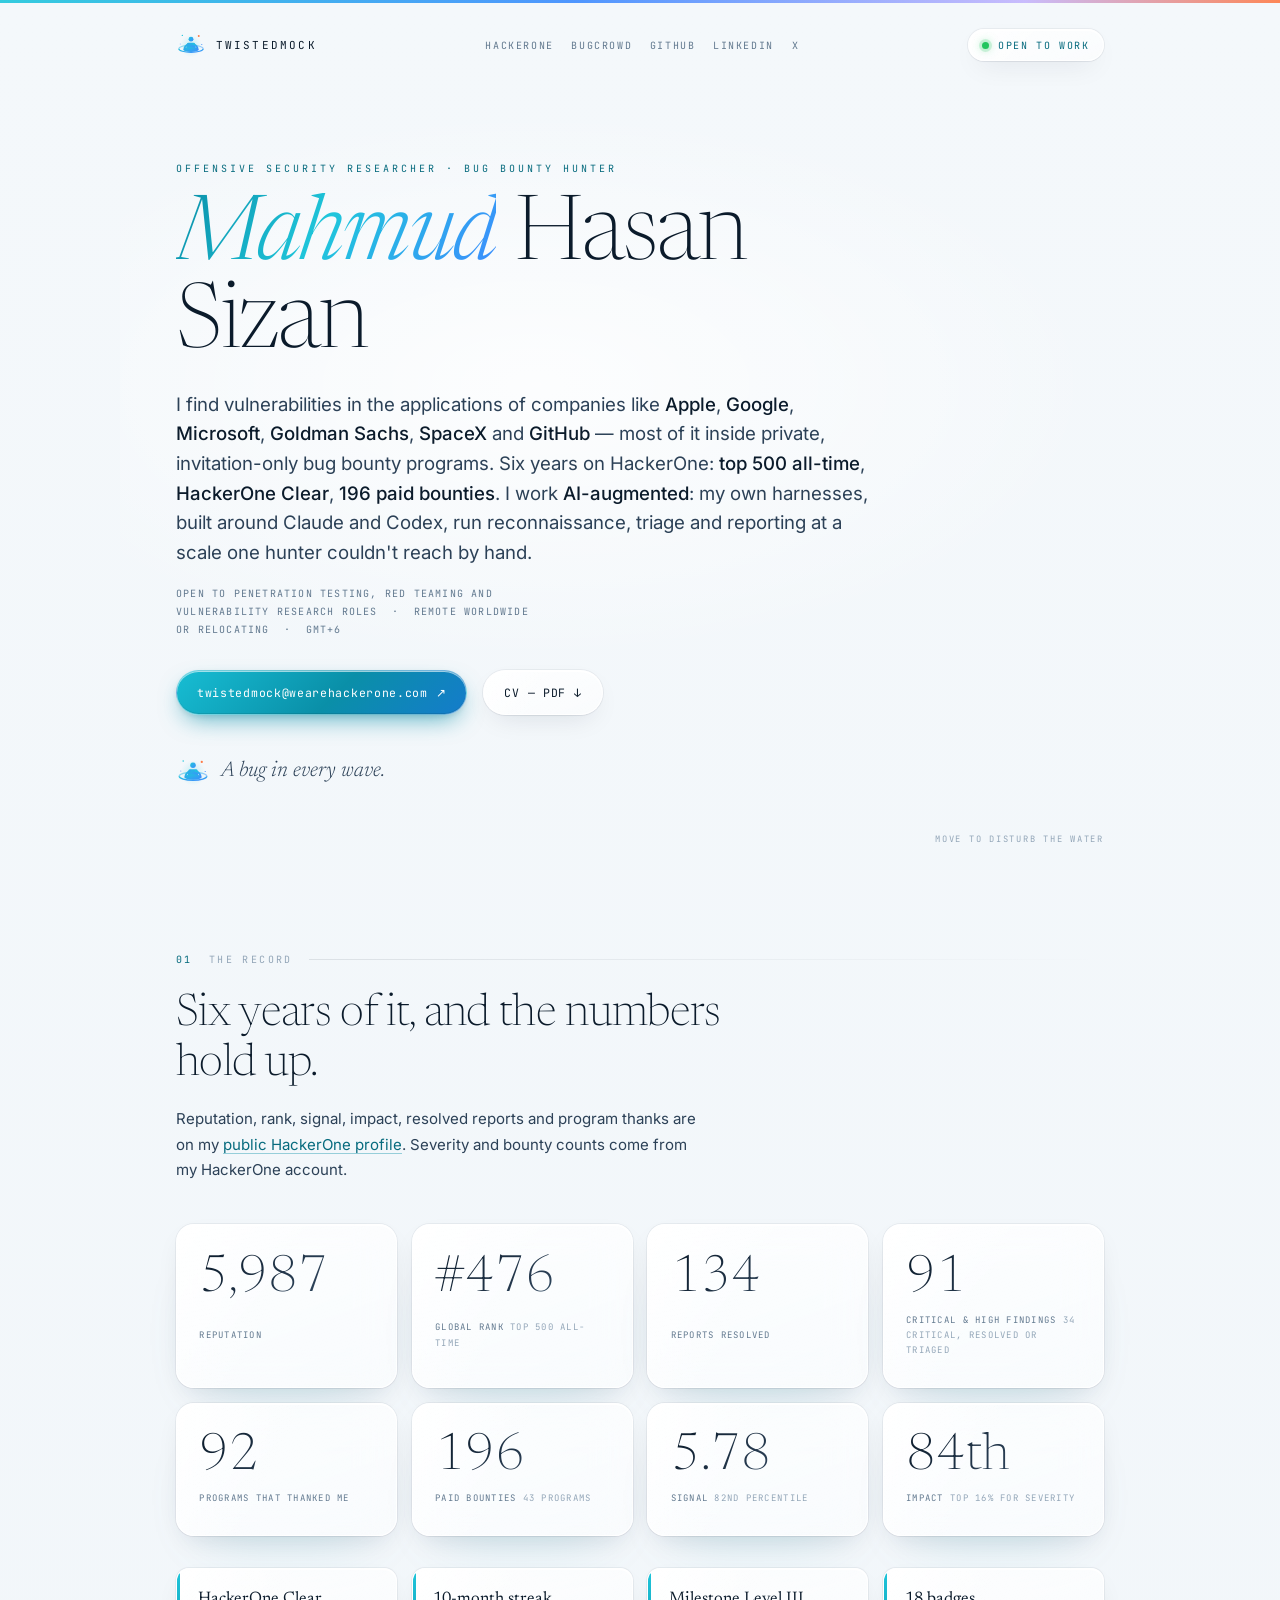
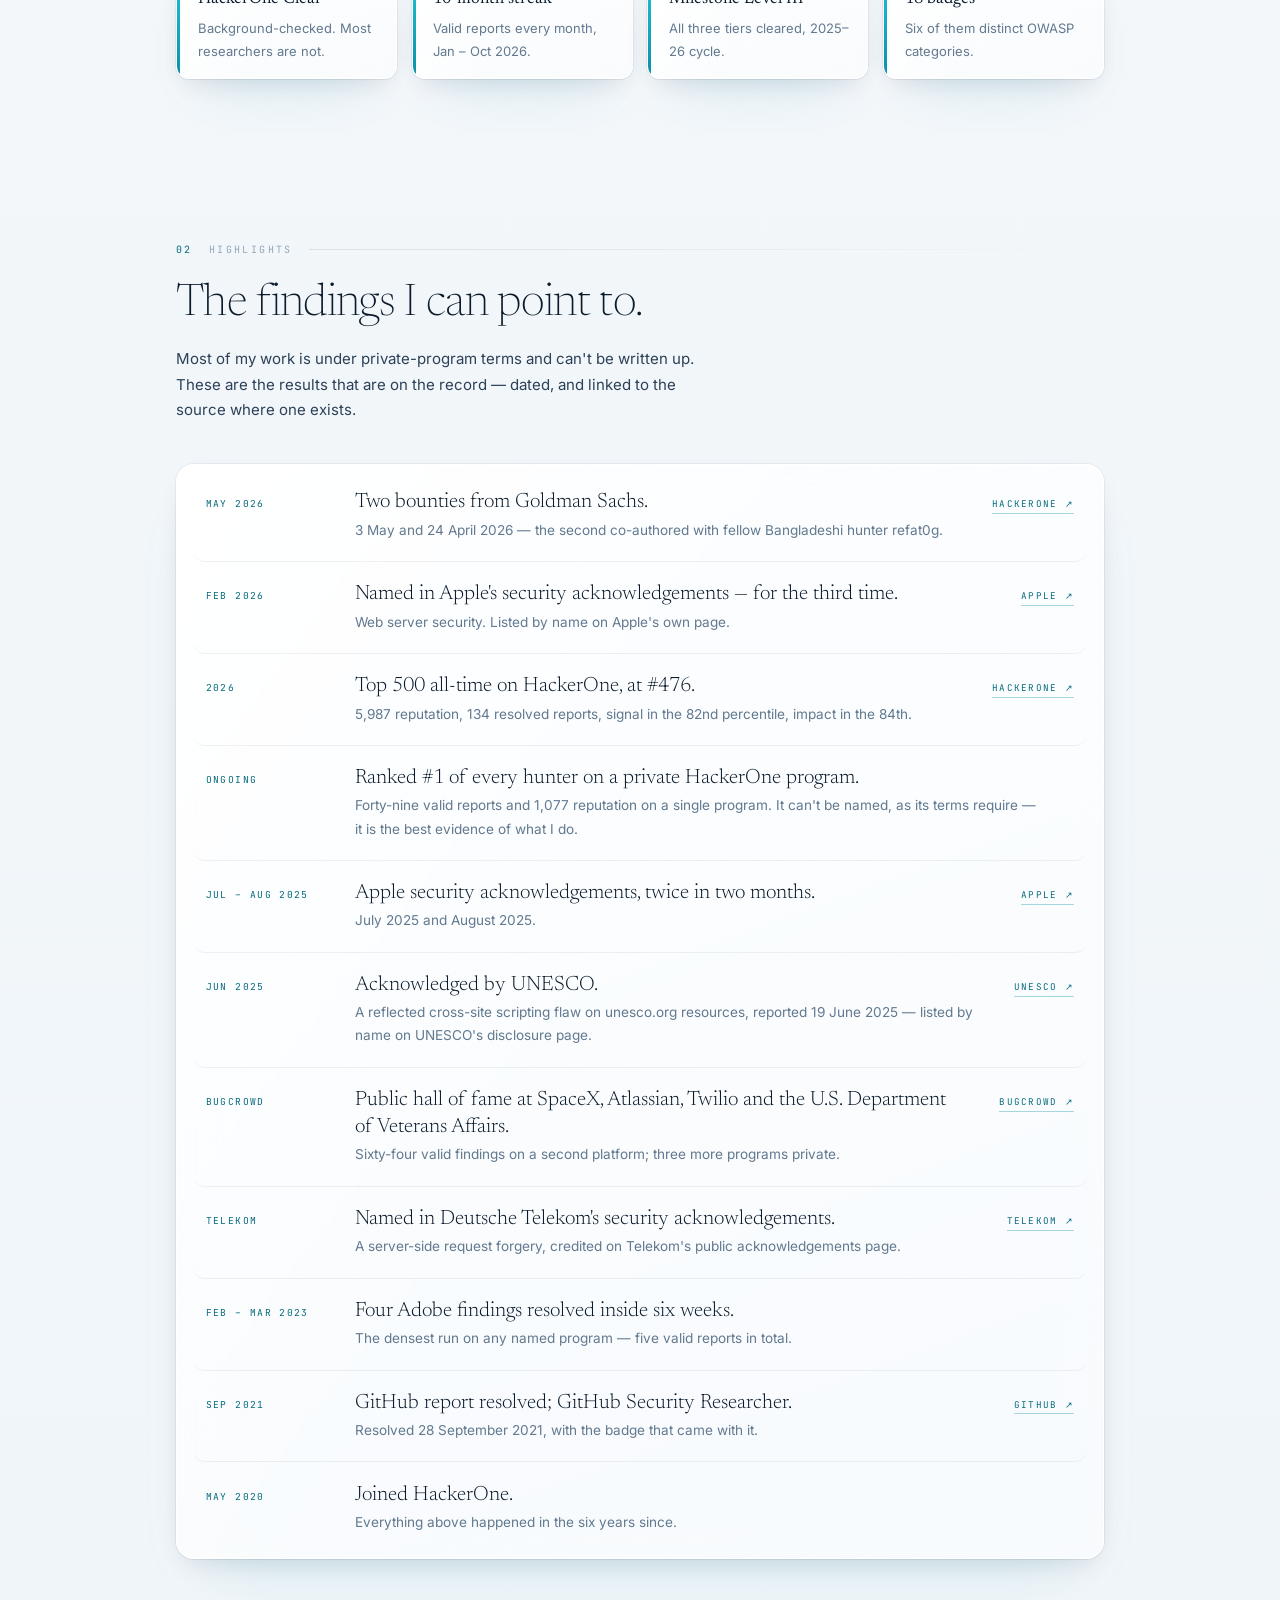
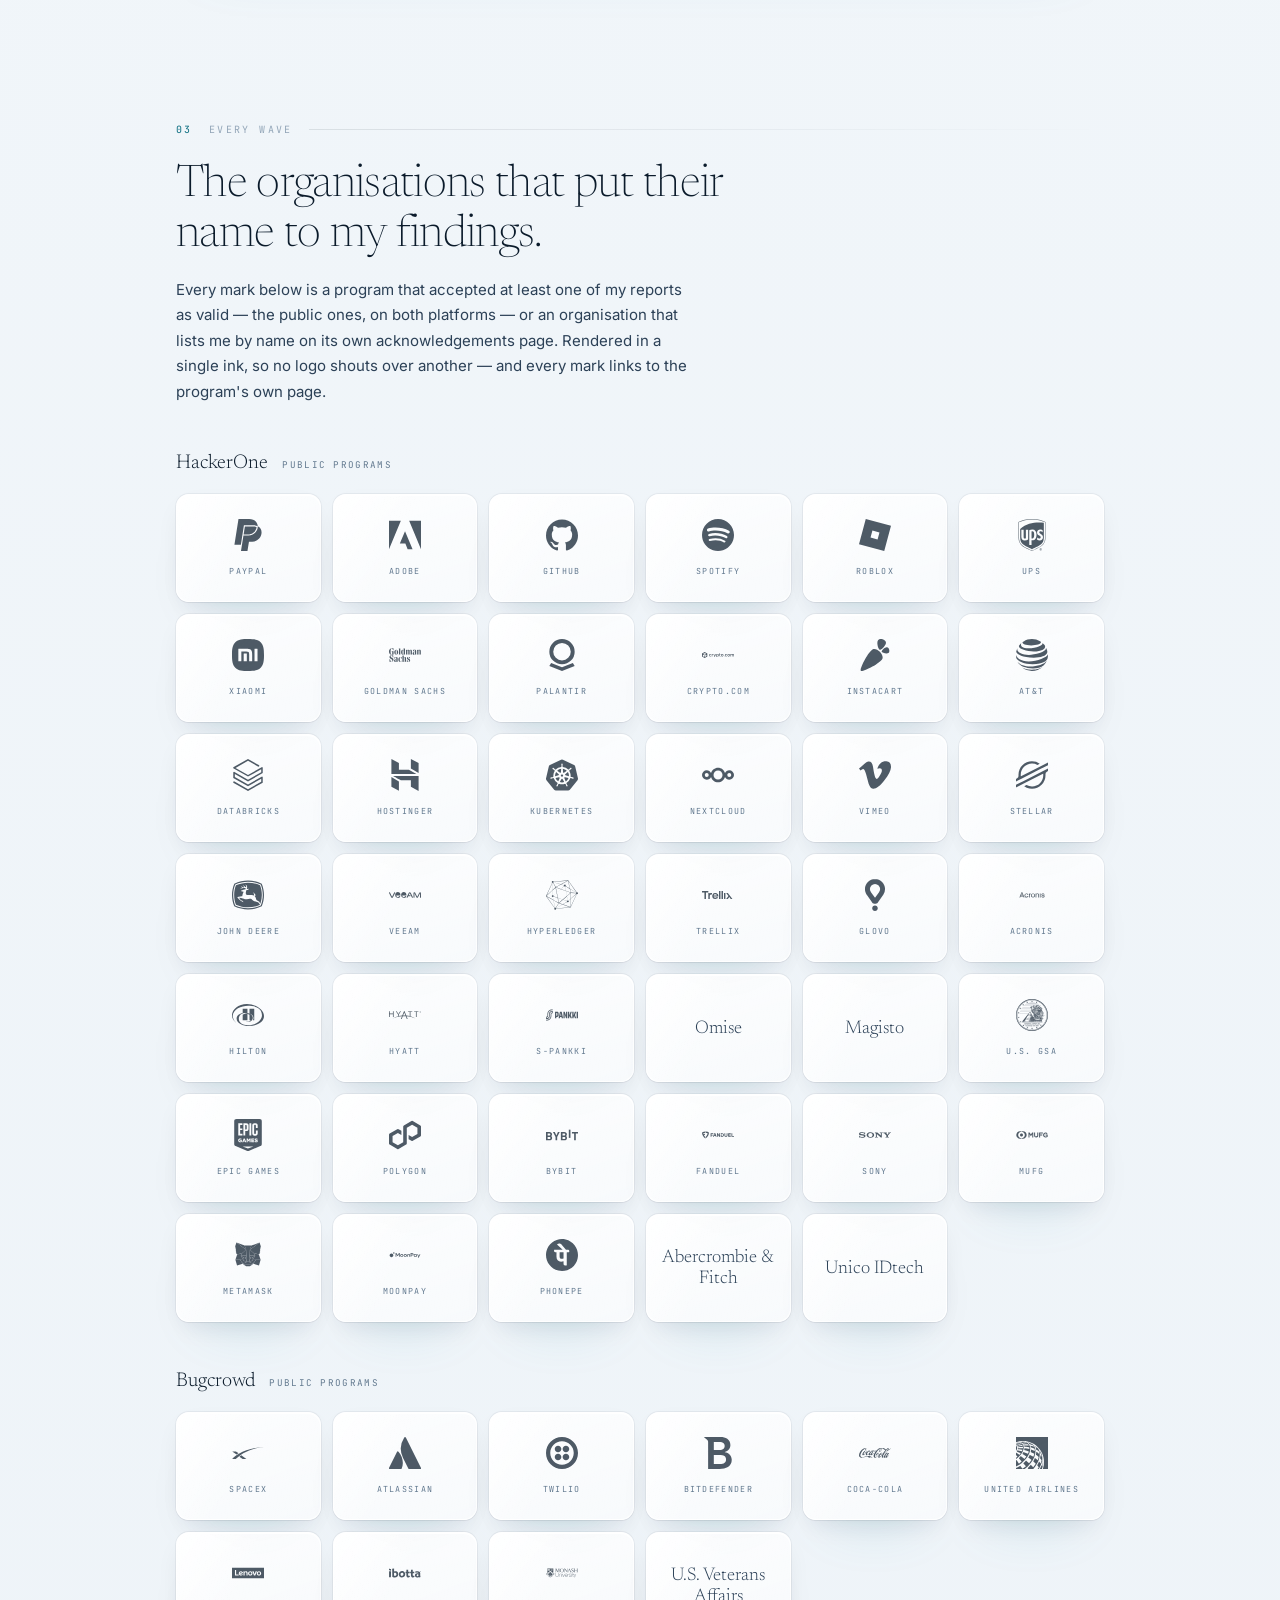
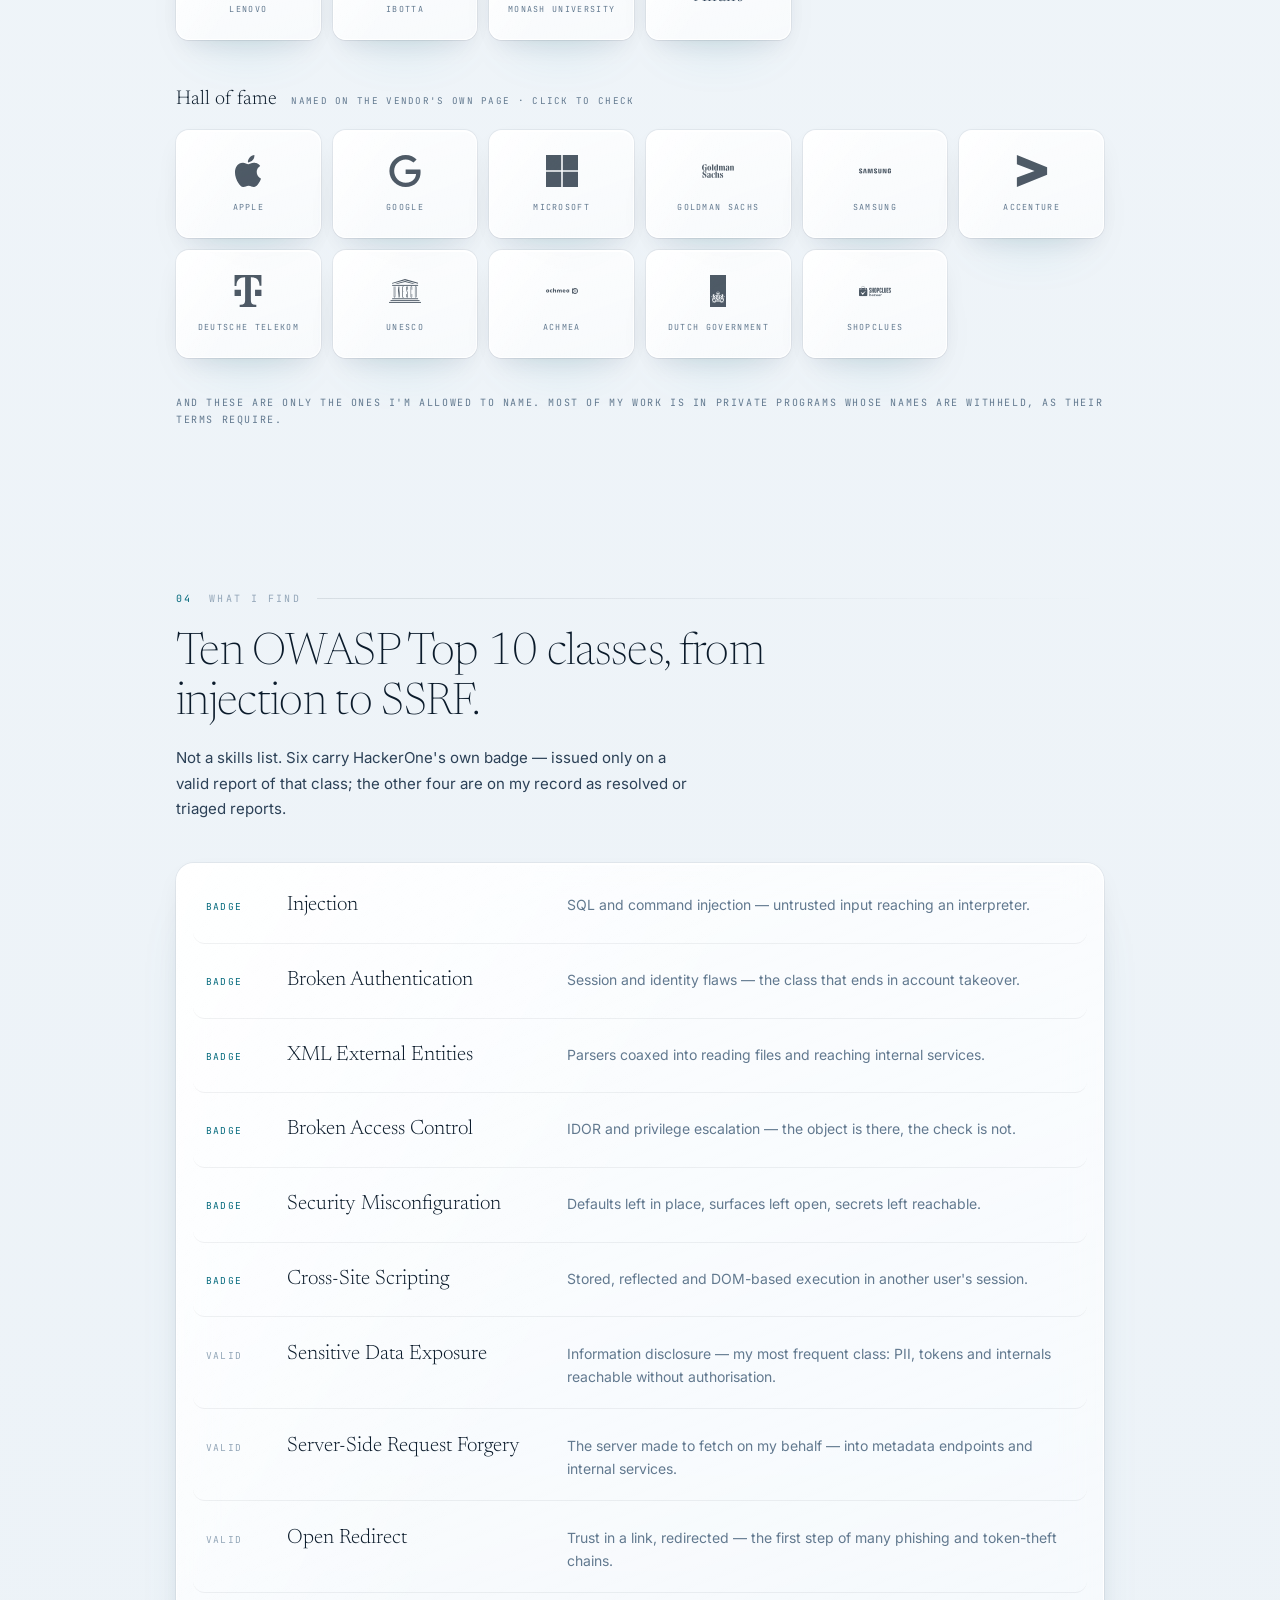
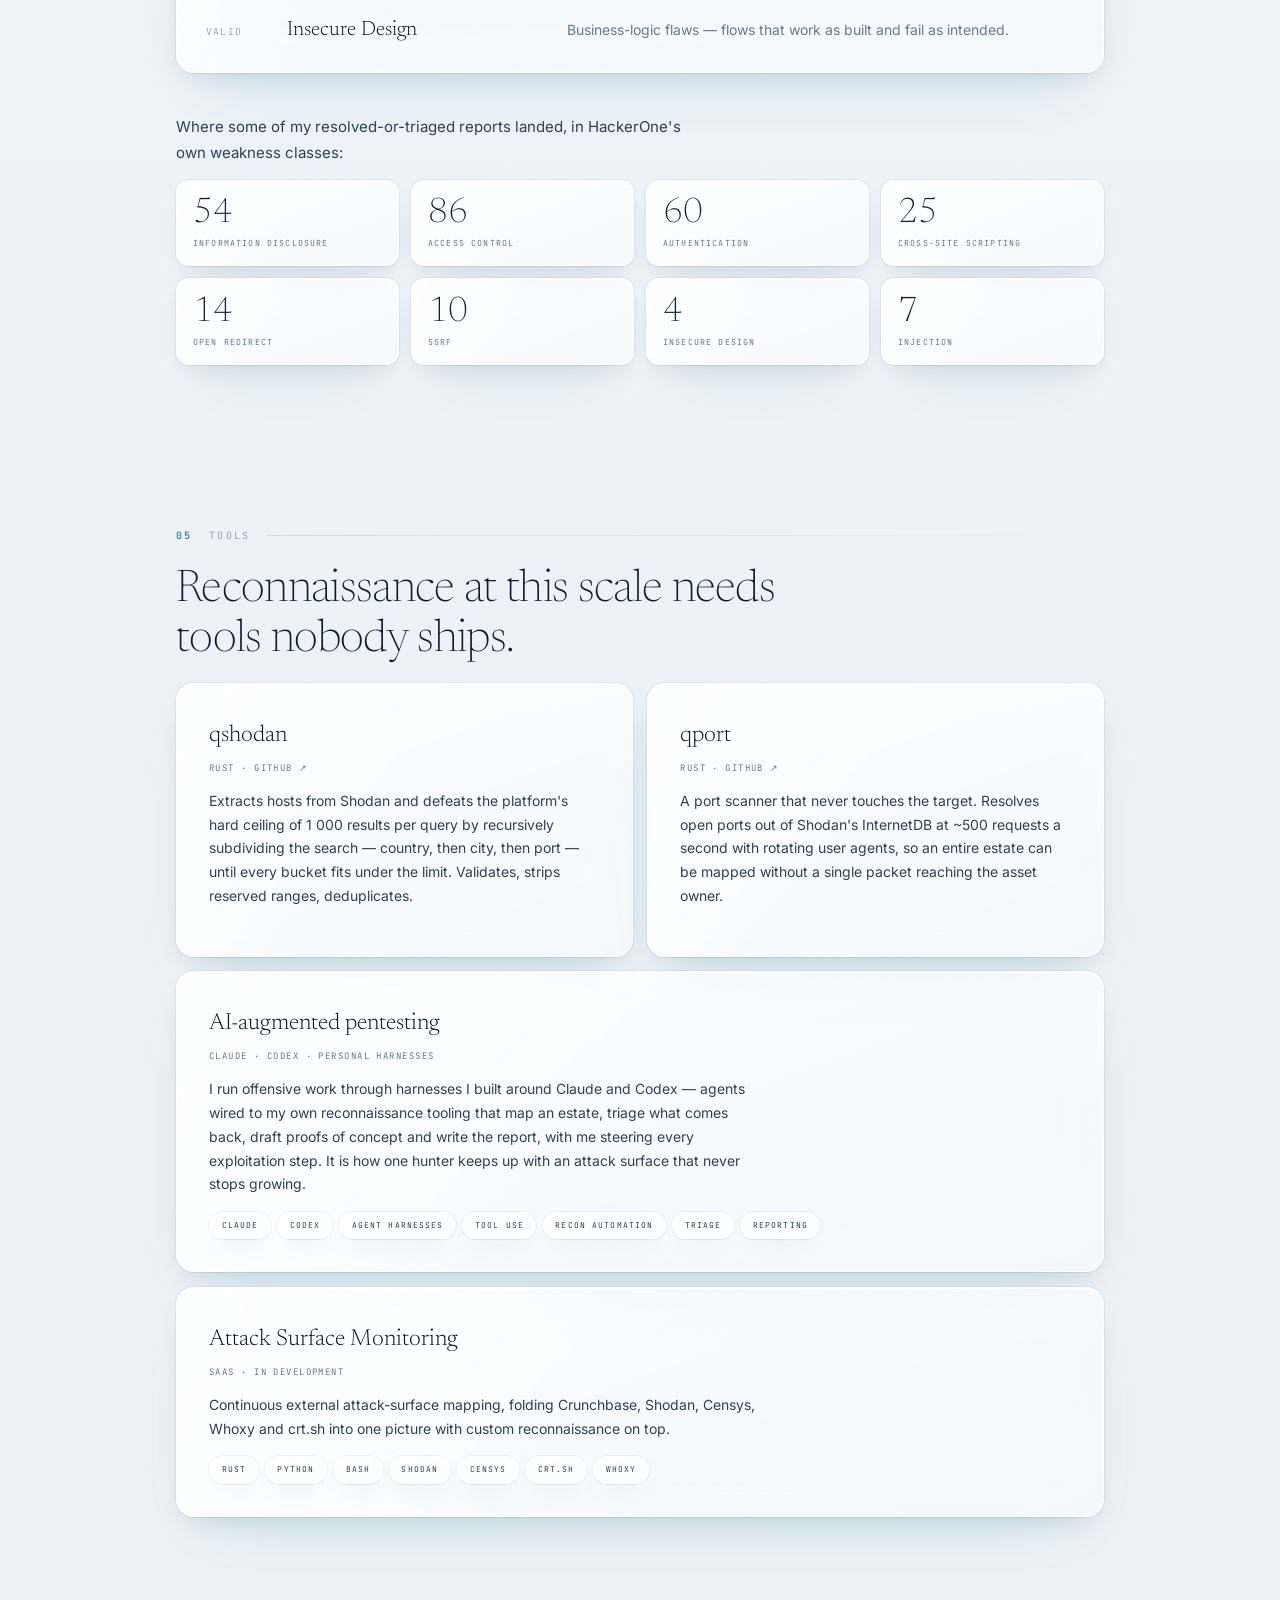
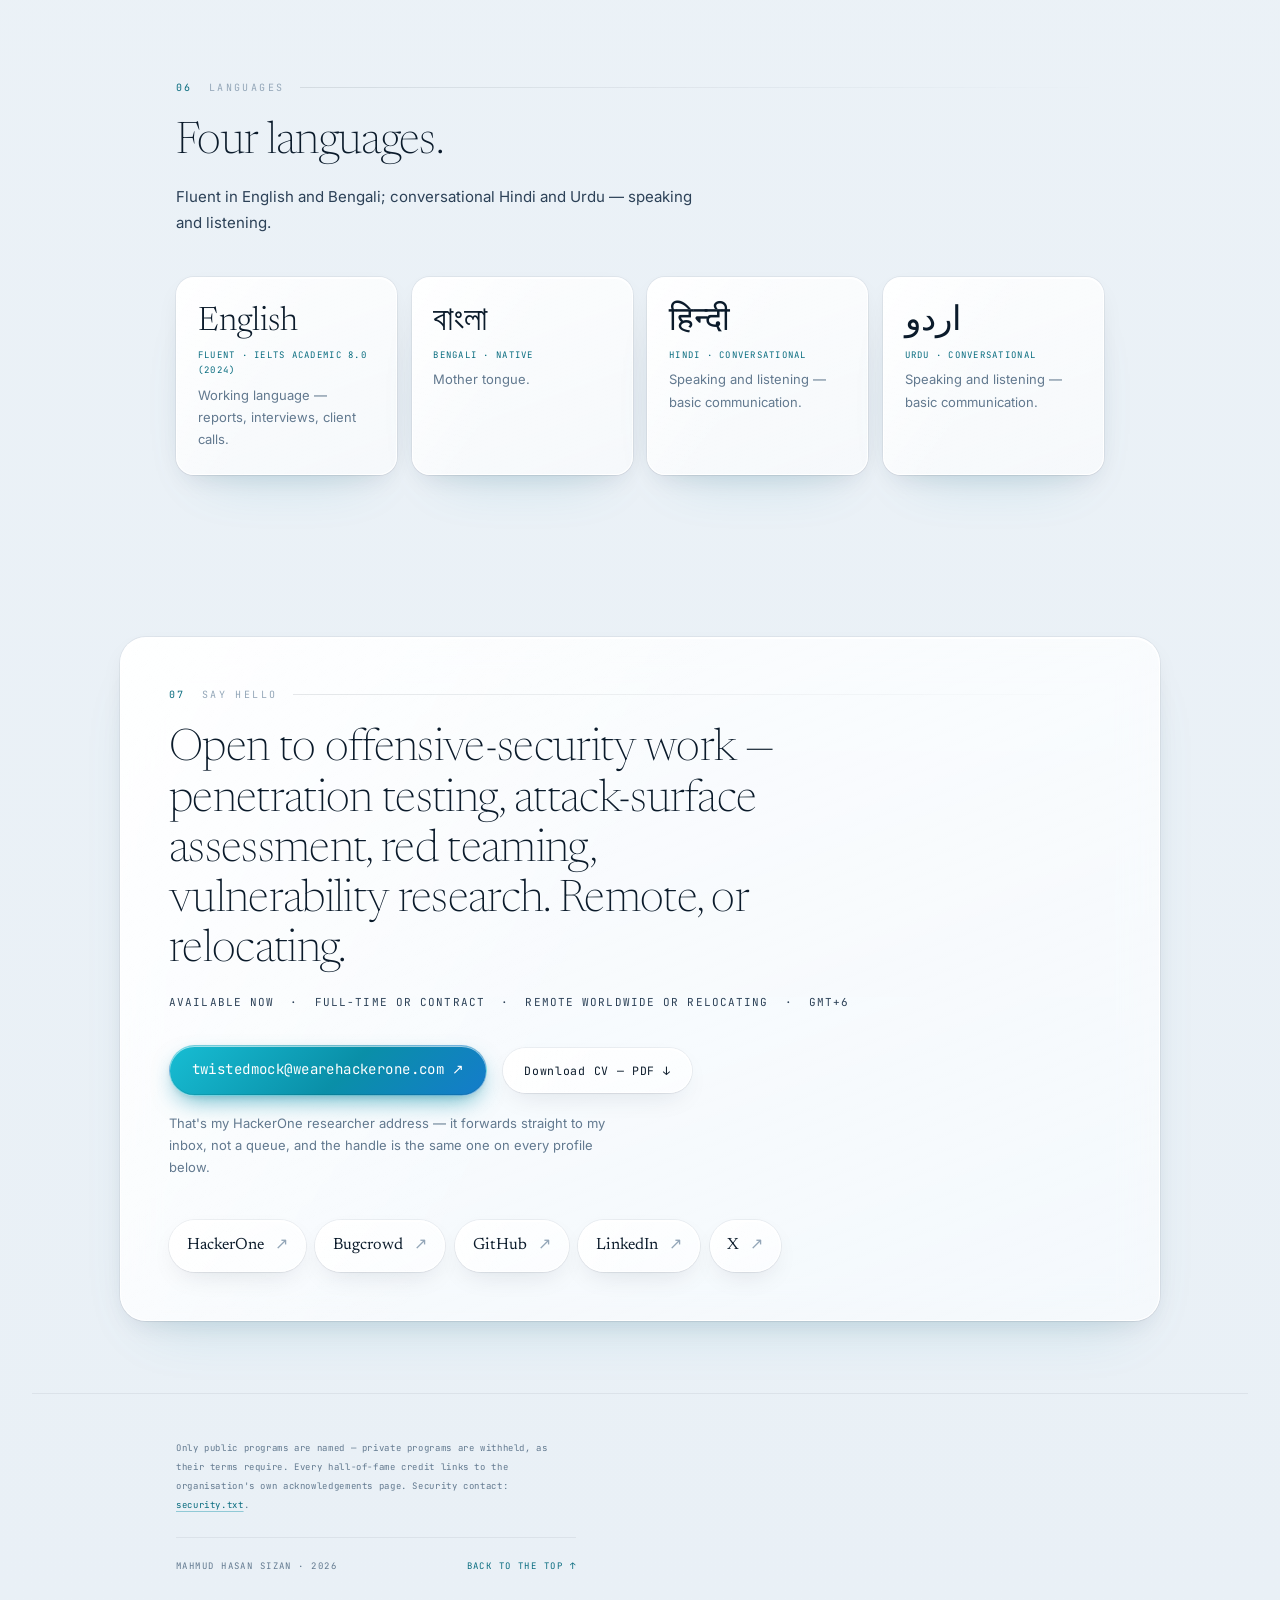
<file: index.html>
<!doctype html>
<html lang="en">
<head>
<meta charset="utf-8">
<meta name="viewport" content="width=device-width,initial-scale=1">
<title>Mahmud Hasan Sizan — Offensive Security Researcher</title>
<meta name="description" content="I'm a bug bounty hunter — 134 reports resolved across 92 programs, 196 paid bounties, HackerOne Clear. Credited by Apple, Google, Microsoft, Goldman Sachs, SpaceX and GitHub.">
<meta property="og:title" content="Mahmud Hasan Sizan — Offensive Security Researcher">
<meta property="og:description" content="A bug in every wave. 92 programs, 134 resolved, 196 paid bounties. Credited by Apple, Google, Microsoft, Goldman Sachs, SpaceX and GitHub.">
<meta property="og:type" content="website">
<meta property="og:url" content="https://twistedmock.com/">
<link rel="canonical" href="https://twistedmock.com/">
<link rel="preload" href="assets/fonts/Newsreader-200-latin.woff2" as="font" type="font/woff2" crossorigin>
<link rel="preload" href="assets/fonts/JetBrainsMono-400-latin.woff2" as="font" type="font/woff2" crossorigin>
<link rel="stylesheet" href="assets/css/fonts.css">
<link rel="stylesheet" href="assets/css/style.css">
<meta name="theme-color" content="#F4F8FB">
<link rel="icon" href="favicon.svg" type="image/svg+xml">
<link rel="icon" href="favicon-32.png" type="image/png" sizes="32x32">
<link rel="apple-touch-icon" href="apple-touch-icon.png">
</head>
<body>

<div class="orbs" aria-hidden="true"><i></i><i></i><i></i><i></i></div>
<div class="grid-bg" aria-hidden="true"></div>
<canvas id="water" aria-hidden="true"></canvas>

<!-- ══════════════ top bar: who, and where to check ══════════════ -->
<header class="top" id="top">
  <a class="top__id" href="#top" aria-label="twistedmock — back to top">
    <svg class="mark-svg" viewBox="0 0 64 64" aria-hidden="true"><defs><linearGradient id="lg-top" x1="0" y1="0" x2="1" y2="1"><stop offset="0" stop-color="#1FC6DB"/><stop offset="1" stop-color="#3D8BFF"/></linearGradient><radialGradient id="gl-top" cx="50%" cy="50%" r="50%"><stop offset="0" stop-color="#1FC6DB" stop-opacity=".22"/><stop offset="1" stop-color="#1FC6DB" stop-opacity="0"/></radialGradient></defs><circle cx="32" cy="34" r="24" fill="url(#gl-top)"/><path d="M6 40 A26 7.6 0 0 1 58 40" fill="none" stroke="url(#lg-top)" stroke-width="2.6" opacity=".5"/><g fill="url(#lg-top)"><circle cx="32" cy="19.5" r="5.2"/><path d="M26.5 27 L37.5 27 Q40.2 27 40.7 29.6 L42.4 40.5 L21.6 40.5 L23.3 29.6 Q23.8 27 26.5 27 Z"/><ellipse cx="32" cy="41.6" rx="16.5" ry="5.2"/></g><g fill="none" stroke="url(#lg-top)" stroke-width="3.8" stroke-linecap="round"><path d="M27 29.6 C21 33 17.6 37 18.2 40.8"/><path d="M37 29.6 C43 33 46.4 37 45.8 40.8"/></g><path d="M6 40 A26 7.6 0 0 0 58 40" fill="none" stroke="url(#lg-top)" stroke-width="2.6"/><circle cx="48.5" cy="13" r="2.1" fill="#FF7A45"/><circle cx="13.5" cy="11.5" r="1.4" fill="#1FC6DB"/><circle cx="55" cy="31" r="1.1" fill="#3D8BFF"/><circle cx="9" cy="30" r="1" fill="#3D8BFF" opacity=".8"/></svg>
    <span class="mono">twistedmock</span>
  </a>
  <nav class="top__nav mono" aria-label="Profiles">
    <a href="https://hackerone.com/twistedmock" target="_blank" rel="noopener noreferrer">HackerOne</a>
    <a href="https://bugcrowd.com/twistedmock" target="_blank" rel="noopener noreferrer">Bugcrowd</a>
    <a href="https://github.com/Twistedmock" target="_blank" rel="noopener noreferrer">GitHub</a>
    <a href="https://www.linkedin.com/in/twistedmock/" target="_blank" rel="noopener noreferrer">LinkedIn</a>
    <a href="https://x.com/twisted_mock" target="_blank" rel="noopener noreferrer">X</a>
  </nav>
  <span class="chip mono"><i></i> Open to work</span>
</header>

<!-- ══════════════ intro ══════════════ -->
<section class="intro">
  <p class="intro__kicker mono">Offensive Security Researcher · Bug Bounty Hunter</p>
  <h1><em>Mahmud</em> Hasan Sizan</h1>
  <p class="intro__lead">
    I find vulnerabilities in the applications of companies like <b>Apple</b>, <b>Google</b>, <b>Microsoft</b>,
    <b>Goldman Sachs</b>, <b>SpaceX</b> and <b>GitHub</b> — most of it inside private, invitation-only bug bounty programs.
    Six years on HackerOne: <b>top 500 all-time</b>, <b>HackerOne Clear</b>, <b>196 paid bounties</b>.
    I work <b>AI-augmented</b>: my own harnesses, built around Claude and Codex, run reconnaissance,
    triage and reporting at a scale one hunter couldn't reach by hand.
  </p>
  <p class="intro__fit mono">Open to penetration testing, red teaming and vulnerability research roles &nbsp;·&nbsp; remote worldwide or relocating &nbsp;·&nbsp; GMT+6</p>
  <div class="intro__act">
    <a class="btn btn--primary" href="mailto:twistedmock@wearehackerone.com">twistedmock@wearehackerone.com <i>↗</i></a>
    <a class="btn btn--glass" href="cv.pdf" download>CV — PDF <i>↓</i></a>
  </div>
  <p class="intro__tag">
    <svg class="mark-svg" viewBox="0 0 64 64" aria-hidden="true"><defs><linearGradient id="lg-tag" x1="0" y1="0" x2="1" y2="1"><stop offset="0" stop-color="#1FC6DB"/><stop offset="1" stop-color="#3D8BFF"/></linearGradient><radialGradient id="gl-tag" cx="50%" cy="50%" r="50%"><stop offset="0" stop-color="#1FC6DB" stop-opacity=".22"/><stop offset="1" stop-color="#1FC6DB" stop-opacity="0"/></radialGradient></defs><circle cx="32" cy="34" r="24" fill="url(#gl-tag)"/><path d="M6 40 A26 7.6 0 0 1 58 40" fill="none" stroke="url(#lg-tag)" stroke-width="2.6" opacity=".5"/><g fill="url(#lg-tag)"><circle cx="32" cy="19.5" r="5.2"/><path d="M26.5 27 L37.5 27 Q40.2 27 40.7 29.6 L42.4 40.5 L21.6 40.5 L23.3 29.6 Q23.8 27 26.5 27 Z"/><ellipse cx="32" cy="41.6" rx="16.5" ry="5.2"/></g><g fill="none" stroke="url(#lg-tag)" stroke-width="3.8" stroke-linecap="round"><path d="M27 29.6 C21 33 17.6 37 18.2 40.8"/><path d="M37 29.6 C43 33 46.4 37 45.8 40.8"/></g><path d="M6 40 A26 7.6 0 0 0 58 40" fill="none" stroke="url(#lg-tag)" stroke-width="2.6"/><circle cx="48.5" cy="13" r="2.1" fill="#FF7A45"/><circle cx="13.5" cy="11.5" r="1.4" fill="#1FC6DB"/><circle cx="55" cy="31" r="1.1" fill="#3D8BFF"/><circle cx="9" cy="30" r="1" fill="#3D8BFF" opacity=".8"/></svg>
    A bug in every wave.
  </p>
  <span class="intro__hint mono">Move to disturb the water</span>
</section>

<main>

<!-- ══════════════ 01 — THE RECORD ══════════════ -->
<section class="sec" id="record">
  <div class="wrap">
    <p class="mark mono"><span>01</span> The record</p>
    <h2 class="reveal">Six years of it, and the numbers hold up.</h2>
    <p class="sub reveal">
      Reputation, rank, signal, impact, resolved reports and program thanks are on my <a href="https://hackerone.com/twistedmock" target="_blank" rel="noopener noreferrer">public HackerOne profile</a>.
      Severity and bounty counts come from my HackerOne account.
    </p>

    <div class="grid">
      <div class="cell reveal"><b class="num" data-to="5987">0</b><span>Reputation</span></div>
      <div class="cell reveal"><b class="num" data-to="476" data-prefix="#">0</b><span>Global rank <i>top 500 all-time</i></span></div>
      <div class="cell reveal"><b class="num" data-to="134">0</b><span>Reports resolved</span></div>
      <div class="cell reveal"><b class="num" data-to="91">0</b><span>Critical &amp; high findings <i>34 critical, resolved or triaged</i></span></div>
      <div class="cell reveal"><b class="num" data-to="92">0</b><span>Programs that thanked me</span></div>
      <div class="cell reveal"><b class="num" data-to="196">0</b><span>Paid bounties <i>43 programs</i></span></div>
      <div class="cell reveal"><b class="num" data-to="5.78" data-dec="2">0</b><span>Signal <i>82nd percentile</i></span></div>
      <div class="cell reveal"><b class="num" data-to="84" data-suffix="th">0</b><span>Impact <i>top 16% for severity</i></span></div>
    </div>

    <ul class="flags reveal">
      <li><b>HackerOne Clear</b><span>Background-checked. Most researchers are not.</span></li>
      <li><b>10-month streak</b><span>Valid reports every month, Jan – Oct 2026.</span></li>
      <li><b>Milestone Level III</b><span>All three tiers cleared, 2025–26 cycle.</span></li>
      <li><b>18 badges</b><span>Six of them distinct OWASP categories.</span></li>
    </ul>
  </div>
</section>

<!-- ══════════════ 02 — HIGHLIGHTS ══════════════ -->
<section class="sec" id="highlights">
  <div class="wrap">
    <p class="mark mono"><span>02</span> Highlights</p>
    <h2 class="reveal">The findings I can point to.</h2>
    <p class="sub reveal">
      Most of my work is under private-program terms and can't be written up. These are the results
      that are on the record — dated, and linked to the source where one exists.
    </p>

    <ol class="timeline reveal">
      <li><time datetime="2026-05">May 2026</time><div><b>Two bounties from Goldman Sachs.</b><em>3 May and 24 April 2026 — the second co-authored with fellow Bangladeshi hunter refat0g.</em></div><a class="proof" href="https://hackerone.com/twistedmock" target="_blank" rel="noopener noreferrer">HackerOne ↗</a></li>
      <li><time datetime="2026-02">Feb 2026</time><div><b>Named in Apple's security acknowledgements — for the third time.</b><em>Web server security. Listed by name on Apple's own page.</em></div><a class="proof" href="https://support.apple.com/en-us/102774" target="_blank" rel="noopener noreferrer">Apple ↗</a></li>
      <li><time datetime="2026">2026</time><div><b>Top 500 all-time on HackerOne, at #476.</b><em>5,987 reputation, 134 resolved reports, signal in the 82nd percentile, impact in the 84th.</em></div><a class="proof" href="https://hackerone.com/twistedmock" target="_blank" rel="noopener noreferrer">HackerOne ↗</a></li>
      <li><span class="when">Ongoing</span><div><b>Ranked #1 of every hunter on a private HackerOne program.</b><em>Forty-nine valid reports and 1,077 reputation on a single program. It can't be named, as its terms require — it is the best evidence of what I do.</em></div></li>
      <li><time datetime="2025-08">Jul – Aug 2025</time><div><b>Apple security acknowledgements, twice in two months.</b><em>July 2025 and August 2025.</em></div><a class="proof" href="https://support.apple.com/en-us/102774" target="_blank" rel="noopener noreferrer">Apple ↗</a></li>
      <li><time datetime="2025-06-19">Jun 2025</time><div><b>Acknowledged by UNESCO.</b><em>A reflected cross-site scripting flaw on unesco.org resources, reported 19 June 2025 — listed by name on UNESCO's disclosure page.</em></div><a class="proof" href="https://www.unesco.org/en/vulnerability-disclosure" target="_blank" rel="noopener noreferrer">UNESCO ↗</a></li>
      <li><span class="when">Bugcrowd</span><div><b>Public hall of fame at SpaceX, Atlassian, Twilio and the U.S. Department of Veterans Affairs.</b><em>Sixty-four valid findings on a second platform; three more programs private.</em></div><a class="proof" href="https://bugcrowd.com/twistedmock" target="_blank" rel="noopener noreferrer">Bugcrowd ↗</a></li>
      <li><span class="when">Telekom</span><div><b>Named in Deutsche Telekom's security acknowledgements.</b><em>A server-side request forgery, credited on Telekom's public acknowledgements page.</em></div><a class="proof" href="https://www.telekom.com/security/acknowledgements" target="_blank" rel="noopener noreferrer">Telekom ↗</a></li>
      <li><time datetime="2023-03">Feb – Mar 2023</time><div><b>Four Adobe findings resolved inside six weeks.</b><em>The densest run on any named program — five valid reports in total.</em></div></li>
      <li><time datetime="2021-09">Sep 2021</time><div><b>GitHub report resolved; GitHub Security Researcher.</b><em>Resolved 28 September 2021, with the badge that came with it.</em></div><a class="proof" href="https://github.com/Twistedmock" target="_blank" rel="noopener noreferrer">GitHub ↗</a></li>
      <li><time datetime="2020-05">May 2020</time><div><b>Joined HackerOne.</b><em>Everything above happened in the six years since.</em></div></li>
    </ol>
  </div>
</section>

<!-- ══════════════ 03 — COMPANIES ══════════════ -->
<section class="sec" id="companies">
  <div class="wrap">
    <p class="mark mono"><span>03</span> Every wave</p>
    <h2 class="reveal">The organisations that put their name to my findings.</h2>
    <p class="sub reveal">
      Every mark below is a program that accepted at least one of my reports as valid — the public
      ones, on both platforms — or an organisation that lists me by name on its own acknowledgements
      page. Rendered in a single ink, so no logo shouts over another — and every mark links to the program's own page.
    </p>

    <div class="group reveal"><h3>HackerOne</h3><span class="mono">public programs</span></div>
    <ol class="logos">
    <li><a class="logo reveal" href="https://hackerone.com/paypal" target="_blank" rel="noopener noreferrer" title="PayPal — program page on HackerOne"><span class="logo__mk"><svg viewBox="0 0 24 24" role="img" aria-hidden="true"><path d="M15.607 4.653H8.941L6.645 19.251H1.82L4.862 0h7.995c3.754 0 6.375 2.294 6.473 5.513-.648-.478-2.105-.86-3.722-.86m6.57 5.546c0 3.41-3.01 6.853-6.958 6.853h-2.493L11.595 24H6.74l1.845-11.538h3.592c4.208 0 7.346-3.634 7.153-6.949a5.24 5.24 0 0 1 2.848 4.686M9.653 5.546h6.408c.907 0 1.942.222 2.363.541-.195 2.741-2.655 5.483-6.441 5.483H8.714Z"/></svg></span><span class="logo__n">PayPal</span></a></li>
    <li><a class="logo reveal" href="https://hackerone.com/adobe" target="_blank" rel="noopener noreferrer" title="Adobe — program page on HackerOne"><span class="logo__mk"><svg viewBox="0 0 24 24" role="img" aria-hidden="true"><path d="M13.966 22.624l-1.69-4.281H8.122l3.892-9.144 5.662 13.425zM8.884 1.376H0v21.248zm15.116 0h-8.884L24 22.624Z"/></svg></span><span class="logo__n">Adobe</span></a></li>
    <li><a class="logo reveal" href="https://hackerone.com/github" target="_blank" rel="noopener noreferrer" title="GitHub — program page on HackerOne"><span class="logo__mk"><svg viewBox="0 0 24 24" role="img" aria-hidden="true"><path d="M12 .297c-6.63 0-12 5.373-12 12 0 5.303 3.438 9.8 8.205 11.385.6.113.82-.258.82-.577 0-.285-.01-1.04-.015-2.04-3.338.724-4.042-1.61-4.042-1.61C4.422 18.07 3.633 17.7 3.633 17.7c-1.087-.744.084-.729.084-.729 1.205.084 1.838 1.236 1.838 1.236 1.07 1.835 2.809 1.305 3.495.998.108-.776.417-1.305.76-1.605-2.665-.3-5.466-1.332-5.466-5.93 0-1.31.465-2.38 1.235-3.22-.135-.303-.54-1.523.105-3.176 0 0 1.005-.322 3.3 1.23.96-.267 1.98-.399 3-.405 1.02.006 2.04.138 3 .405 2.28-1.552 3.285-1.23 3.285-1.23.645 1.653.24 2.873.12 3.176.765.84 1.23 1.91 1.23 3.22 0 4.61-2.805 5.625-5.475 5.92.42.36.81 1.096.81 2.22 0 1.606-.015 2.896-.015 3.286 0 .315.21.69.825.57C20.565 22.092 24 17.592 24 12.297c0-6.627-5.373-12-12-12"/></svg></span><span class="logo__n">GitHub</span></a></li>
    <li><a class="logo reveal" href="https://hackerone.com/spotify" target="_blank" rel="noopener noreferrer" title="Spotify — program page on HackerOne"><span class="logo__mk"><svg viewBox="0 0 24 24" role="img" aria-hidden="true"><path d="M12 0C5.4 0 0 5.4 0 12s5.4 12 12 12 12-5.4 12-12S18.66 0 12 0zm5.521 17.34c-.24.359-.66.48-1.021.24-2.82-1.74-6.36-2.101-10.561-1.141-.418.122-.779-.179-.899-.539-.12-.421.18-.78.54-.9 4.56-1.021 8.52-.6 11.64 1.32.42.18.479.659.301 1.02zm1.44-3.3c-.301.42-.841.6-1.262.3-3.239-1.98-8.159-2.58-11.939-1.38-.479.12-1.02-.12-1.14-.6-.12-.48.12-1.021.6-1.141C9.6 9.9 15 10.561 18.72 12.84c.361.181.54.78.241 1.2zm.12-3.36C15.24 8.4 8.82 8.16 5.16 9.301c-.6.179-1.2-.181-1.38-.721-.18-.601.18-1.2.72-1.381 4.26-1.26 11.28-1.02 15.721 1.621.539.3.719 1.02.419 1.56-.299.421-1.02.599-1.559.3z"/></svg></span><span class="logo__n">Spotify</span></a></li>
    <li><a class="logo reveal" href="https://hackerone.com/roblox" target="_blank" rel="noopener noreferrer" title="Roblox — program page on HackerOne"><span class="logo__mk"><svg viewBox="0 0 24 24" role="img" aria-hidden="true"><path d="M18.926 23.998 0 18.892 5.075.002 24 5.108ZM15.348 10.09l-5.282-1.453-1.414 5.273 5.282 1.453z"/></svg></span><span class="logo__n">Roblox</span></a></li>
    <li><a class="logo reveal" href="https://hackerone.com/ups" target="_blank" rel="noopener noreferrer" title="UPS — program page on HackerOne"><span class="logo__mk"><svg viewBox="0 0 24 24" role="img" aria-hidden="true"><path d="M11.668 14.544l-.028-5.226c.138-.055.387-.111.608-.111.995 0 1.41.774 1.41 2.682 0 1.853-.47 2.765-1.438 2.765-.22 0-.441-.055-.552-.11zM3.124 7.438c4.203-3.843 9.29-4.866 14.018-4.866 1.3 0 2.544.083 3.76.194h-.028v11.253c0 2.184-.774 3.926-2.295 5.171-1.355 1.134-5.447 2.959-6.581 3.456-1.161-.525-5.253-2.378-6.581-3.456-1.493-1.244-2.295-3.014-2.295-5.171V7.438zm12.664 2.599c.028.912.276 1.576 1.687 2.406.747.442 1.051.747 1.051 1.272 0 .581-.387.94-1.023.94-.553 0-1.189-.304-1.631-.691v1.576c.553.304 1.217.525 1.88.525 1.687 0 2.433-1.189 2.461-2.267.028-.995-.249-1.742-1.659-2.571-.608-.387-1.134-.636-1.106-1.244 0-.581.525-.802.995-.802.581 0 1.161.332 1.521.691V8.378c-.304-.221-.94-.581-1.88-.553-1.135.028-2.296.829-2.296 2.212zm-5.834 9.484h1.714l-.028-3.594c.166.028.415.083.774.083 1.908 0 2.986-1.687 2.986-4.175 0-2.461-1.106-4.009-3.152-4.009-.94 0-1.687.221-2.295.608v11.087zm-5.945-6.166c0 1.797.829 2.71 2.516 2.71 1.051 0 1.908-.249 2.571-.691V7.991H7.41v6.387c-.194.138-.47.221-.802.221-.774 0-.885-.719-.885-1.189V7.991H4.009v5.364zM22.12 2.295v11.723c0 2.516-.94 4.645-2.765 6.111-1.549 1.3-6.332 3.429-7.355 3.871-1.023-.442-5.806-2.571-7.355-3.843-1.797-1.465-2.765-3.594-2.765-6.111V2.295C4.756.747 8.074 0 12 0s7.244.747 10.12 2.295zm-.304.221c-2.71-1.465-6-2.184-9.788-2.184s-7.079.746-9.788 2.184v11.502c0 2.433.912 4.452 2.627 5.862 1.576 1.3 6.581 3.484 7.161 3.76.581-.249 5.585-2.433 7.161-3.733 1.714-1.41 2.627-3.429 2.627-5.862V2.516zm-2.433 20.295c0 .47-.387.829-.829.829a.831.831 0 0 1-.829-.829c0-.47.387-.829.829-.829.441 0 .801.359.829.829zm-.166 0a.679.679 0 0 0-.664-.691c-.359 0-.664.332-.664.691 0 .359.304.664.664.664a.673.673 0 0 0 .664-.664zm-.553.055c.028.055.304.442.304.442h-.221s-.276-.387-.276-.415h-.028v.415h-.194v-.995l.304-.028c.249 0 .332.166.332.304s-.083.25-.221.277zm.027-.276c0-.055 0-.138-.166-.138h-.083v.304h.028c.194 0 .221-.083.221-.166z"/></svg></span><span class="logo__n">UPS</span></a></li>
    <li><a class="logo reveal" href="https://hackerone.com/xiaomi" target="_blank" rel="noopener noreferrer" title="Xiaomi — program page on HackerOne"><span class="logo__mk"><svg viewBox="0 0 24 24" role="img" aria-hidden="true"><path d="M12 0C8.016 0 4.756.255 2.493 2.516.23 4.776 0 8.033 0 12.012c0 3.98.23 7.235 2.494 9.497C4.757 23.77 8.017 24 12 24c3.983 0 7.243-.23 9.506-2.491C23.77 19.247 24 15.99 24 12.012c0-3.984-.233-7.243-2.502-9.504C19.234.252 15.978 0 12 0zM4.906 7.405h5.624c1.47 0 3.007.068 3.764.827.746.746.827 2.233.83 3.676v4.54a.15.15 0 0 1-.152.147h-1.947a.15.15 0 0 1-.152-.148V11.83c-.002-.806-.048-1.634-.464-2.051-.358-.36-1.026-.441-1.72-.458H7.158a.15.15 0 0 0-.151.147v6.98a.15.15 0 0 1-.152.148H4.906a.15.15 0 0 1-.15-.148V7.554a.15.15 0 0 1 .15-.149zm12.131 0h1.949a.15.15 0 0 1 .15.15v8.892a.15.15 0 0 1-.15.148h-1.949a.15.15 0 0 1-.151-.148V7.554a.15.15 0 0 1 .151-.149zM8.92 10.948h2.046c.083 0 .15.066.15.147v5.352a.15.15 0 0 1-.15.148H8.92a.15.15 0 0 1-.152-.148v-5.352a.15.15 0 0 1 .152-.147Z"/></svg></span><span class="logo__n">Xiaomi</span></a></li>
    <li><a class="logo reveal" href="https://hackerone.com/goldmansachs" target="_blank" rel="noopener noreferrer" title="Goldman Sachs — program page on HackerOne"><span class="logo__mk"><svg viewBox="0 0 24 24" role="img" aria-hidden="true"><path d="M1.963 9.264h1.452v2.378c-.484.098-.855.148-1.262.148C.561 11.79 0 10.878 0 9.377c0-1.614.778-2.526 2.329-2.526.196 0 .567.014 1.03.084v1.522h-.336l-.19-.582c-.183-.553-.4-.827-.744-.827-.596 0-.912.806-.912 2.315 0 1.515.126 2.23.904 2.23.106 0 .231-.014.351-.048V9.776l-.469-.323v-.189Zm1.424 6.382c0 .954-.651 1.501-1.802 1.501-.315 0-.778-.048-1.213-.119v-1.865h.337l.14.441c.315 1.017.54 1.353.94 1.353.421 0 .722-.371.722-.862 0-.399-.189-.68-.595-.898l-.702-.378c-.541-.287-.835-.736-.835-1.283 0-.828.68-1.326 1.796-1.326.252 0 .547.022 1.016.085v1.521h-.337l-.188-.581c-.19-.618-.393-.842-.764-.842-.415 0-.66.266-.66.652 0 .343.19.589.561.799l.708.399c.596.337.876.786.876 1.403Zm3.101 1.102.14.211v.106H5.556l-.05-.407c-.112.308-.407.491-.786.491-.561 0-.912-.351-.912-.926 0-.561.315-.933 1.283-1.311l.414-.161v-.525c0-.463-.085-.652-.344-.652-.21 0-.329.112-.533.623l-.231.573h-.315v-1.144c.414-.126.828-.21 1.185-.21.792 0 1.221.378 1.221 1.066v2.266Zm.405-6.824c0 1.192-.637 1.866-1.459 1.866-.82 0-1.457-.674-1.457-1.866 0-1.193.637-1.866 1.459-1.866.82 0 1.457.673 1.457 1.866Zm-1.387 6.235v-1.213l-.133.056c-.414.169-.569.547-.569 1.101 0 .414.099.652.329.652.231 0 .373-.225.373-.596Zm.357-6.235c0-1.347-.112-1.704-.427-1.704s-.428.357-.428 1.704c0 1.346.113 1.704.428 1.704s.427-.358.427-1.704Zm3.521 6.269.126.064c-.224.646-.511.89-1.066.89-.904 0-1.409-.679-1.409-1.865 0-1.185.589-1.866 1.55-1.866.258 0 .603.042.897.16v1.193h-.329l-.132-.449c-.176-.596-.273-.75-.449-.75-.281 0-.505.365-.505 1.754 0 1.114.168 1.521.595 1.521.287.001.532-.181.722-.652Zm-.779-4.488H7.342v-.104l.141-.211V7.476l-.141-.21V7.16l1.123-.084v4.313l.14.211v.105Zm1.726.085c-.772 0-1.235-.702-1.235-1.901 0-1.192.483-1.83 1.227-1.83.379 0 .589.147.68.441V7.476l-.141-.21V7.16l1.123-.084v4.313l.14.211v.104h-.996l-.077-.533c-.111.457-.321.619-.721.619Zm2.461 4.958.14.211v.106H11.67v-.106l.14-.211v-2.525c0-.301-.091-.483-.309-.483-.26 0-.449.218-.449.645v2.363l.141.211v.106H9.93v-.106l.14-.211v-3.914l-.14-.21v-.105l1.122-.084v1.451c.127-.301.414-.469.82-.469.576 0 .919.365.919 1.073v2.258H13.616Zm-2.664-6.846c0 1.263.112 1.648.421 1.648.385 0 .455-.554.455-1.662 0-1.073-.077-1.606-.449-1.606-.315 0-.427.379-.427 1.62Zm7.041 1.487.14.211v.104h-1.262V11.6l.14-.211V8.787c0-.252-.084-.407-.281-.407-.244 0-.441.219-.441.638v2.371l.14.211v.104h-1.262V11.6l.14-.211V8.787c0-.252-.084-.407-.28-.407-.245 0-.442.219-.442.638v2.371l.141.211v.104h-1.263V11.6l.14-.211V8.535l-.14-.169v-.104l1.01-.12h.084l.028.393c.119-.309.414-.477.814-.477.427 0 .708.21.834.589.105-.365.435-.589.856-.589.553 0 .904.365.904 1.072v2.259Zm-1.311 4.644c0 .609-.393 1.114-1.339 1.114-.245 0-.575-.028-1.087-.119v-1.304h.287l.091.281c.224.715.441.982.785.982.323 0 .533-.232.533-.59 0-.294-.147-.497-.497-.687l-.603-.323c-.385-.21-.596-.539-.596-.946 0-.638.499-1.024 1.325-1.024.239 0 .547.034.884.105v1.024h-.287l-.148-.373c-.168-.449-.329-.595-.595-.595-.287 0-.456.168-.456.449 0 .238.141.399.484.595l.595.337c.406.232.624.561.624 1.074Zm4.538-4.644.14.211v.104h-1.073l-.048-.407c-.112.309-.407.491-.786.491-.561 0-.911-.35-.911-.926 0-.561.315-.932 1.283-1.311l.413-.16v-.526c0-.463-.084-.652-.343-.652-.211 0-.329.113-.533.624l-.231.575h-.317V8.27c.415-.127.828-.211 1.185-.211.792 0 1.221.379 1.221 1.066v2.264Zm-.982-.589V9.587l-.133.056c-.413.168-.567.547-.567 1.101 0 .414.098.653.329.653.23 0 .371-.225.371-.597Zm4.586.8v.104h-1.263V11.6l.141-.211V8.864c0-.302-.091-.484-.309-.484-.26 0-.449.219-.449.646v2.363l.14.211v.104h-1.262V11.6l.14-.211V8.535l-.14-.169v-.104l1.01-.12h.084l.028.393c.119-.309.407-.477.82-.477.575 0 .918.365.918 1.072v2.259L24 11.6Z"/></svg></span><span class="logo__n">Goldman Sachs</span></a></li>
    <li><a class="logo reveal" href="https://hackerone.com/palantir_public" target="_blank" rel="noopener noreferrer" title="Palantir — program page on HackerOne"><span class="logo__mk"><svg viewBox="0 0 24 24" role="img" aria-hidden="true"><path d="M20.147 18L12 21.178 3.853 18 2.5 20.343 12 24l9.5-3.657L20.147 18zM12 0a9.5 9.5 0 1 0 0 19 9.5 9.5 0 0 0 0-19zm0 16.078a6.568 6.568 0 1 1 0-13.136 6.568 6.568 0 0 1 0 13.136z"/></svg></span><span class="logo__n">Palantir</span></a></li>
    <li><a class="logo reveal" href="https://hackerone.com/crypto" target="_blank" rel="noopener noreferrer" title="Crypto.com — program page on HackerOne"><span class="logo__mk"><svg viewBox="146.42 35.61 130.54 25.06" role="img" aria-hidden="true"><path d="M161.562 55.776h-1.55l-1.84-1.7v-.87l1.91-1.82v-2.9l2.5-1.63 2.85 2.15zm-6.4-4.57.29-2.72-.94-2.44h5.53l-.92 2.44.26 2.72zm1.26 2.87-1.84 1.72h-1.57l-3.89-6.79 2.87-2.13 2.52 1.61v2.9l1.91 1.82zm-3.43-13.05h8.55l1.02 4.35h-10.57zm4.28-5.42-10.85 6.27v12.53l10.85 6.26 10.86-6.26v-12.53z"/><path d="M180.316 53.949c-2.87 0-4.98-2.24-4.98-5 0-2.77 2.13-5.07 5-5.07 1.83 0 2.96.67 3.85 1.65l-1.37 1.48c-.67-.72-1.39-1.2-2.5-1.2-1.61 0-2.78 1.4-2.78 3.09 0 1.74 1.19 3.14 2.89 3.14 1.04 0 1.8-.5 2.5-1.2l1.33 1.33c-.96 1.02-2.07 1.78-3.94 1.78m8.137 0h-2.22v-10.05h2.22v2.35c.61-1.44 1.72-2.44 3.42-2.35v2.35h-.13c-1.94 0-3.29 1.26-3.29 3.83zm15.012-10.095-4.89 12.79h-2.25l1.07-2.69-4.2-10.1h2.37l2.85 7.46 2.74-7.46zm6.527 1.936c-1.5 0-2.81 1.22-2.81 3.11s1.33 3.11 2.81 3.11c1.52 0 2.76-1.19 2.76-3.11 0-1.91-1.26-3.11-2.76-3.11m.5 8.14c-1.59 0-2.59-.81-3.26-1.7v4.42h-2.22v-12.8h2.22v1.81c.71-1 1.72-1.81 3.26-1.81 2.28 0 4.5 1.81 4.5 5.03s-2.19 5.05-4.5 5.05m9.355-7.966v4.74c0 .85.44 1.2 1.2 1.2h.87v1.98h-1.53c-1.61 0-2.76-.72-2.76-2.83v-5.09h-1.22v-1.89h1.22v-2.66h2.22v2.66h2.07v1.89zm9.051-.174c-1.78 0-2.91 1.39-2.91 3.09 0 1.72 1.21 3.13 2.93 3.13 1.79 0 2.92-1.39 2.92-3.09.04-1.72-1.2-3.13-2.94-3.13m0 8.16c-2.94 0-5.11-2.24-5.11-5.01 0-2.78 2.2-5.06 5.15-5.06 2.96 0 5.14 2.24 5.14 5.02 0 2.74-2.18 5.05-5.18 5.05m26.347-8.16c-1.78 0-2.91 1.39-2.91 3.09 0 1.72 1.21 3.13 2.93 3.13 1.79 0 2.92-1.39 2.92-3.09.02-1.72-1.2-3.13-2.94-3.13m0 8.16c-2.94 0-5.11-2.24-5.11-5.01 0-2.78 2.2-5.06 5.15-5.06 2.96 0 5.14 2.24 5.14 5.02 0 2.74-2.2 5.05-5.18 5.05m18.319-10.096c2.11 0 3.39 1.33 3.39 3.7v6.37h-2.22v-5.7c0-1.54-.71-2.35-1.95-2.35-1.2 0-2.07.85-2.07 2.4v5.68h-2.22v-5.73c0-1.5-.74-2.35-1.96-2.35s-2.06.92-2.06 2.42v5.66h-2.22v-10.08h2.22v1.65c.63-.84 1.45-1.65 2.93-1.65 1.4 0 2.35.68 2.87 1.7.81-1.05 1.83-1.72 3.29-1.72m-35.419 8.05v1.13l-.07.11-.97.54h-.13l-.96-.54-.07-.11v-1.13l.07-.11.96-.54h.13l.97.54zm6.722 2.023c-2.87-.07-4.94-2.35-4.89-5.11.04-2.77 2.21-5.03 5.11-4.96 1.83.04 2.96.74 3.83 1.74l-1.4 1.45c-.65-.71-1.37-1.23-2.48-1.26-1.61-.02-2.8 1.33-2.82 3.05-.05 1.74 1.13 3.15 2.82 3.18 1.05.02 1.83-.46 2.53-1.16l1.3 1.35c-.98 1.02-2.11 1.76-4 1.72"/></svg></span><span class="logo__n">Crypto.com</span></a></li>
    <li><a class="logo reveal" href="https://hackerone.com/instacart" target="_blank" rel="noopener noreferrer" title="Instacart — program page on HackerOne"><span class="logo__mk"><svg viewBox="0 0 24 24" role="img" aria-hidden="true"><path d="M15.629 9.619c1.421 1.429 2.58 3.766 1.917 5.152-1.778 3.715-15.04 10.226-16.169 9.1C.252 22.746 6.768 9.476 10.481 7.697c1.388-.66 3.724.51 5.152 1.92l-.005.014v-.012zm7.028-1.566c-.231-.855-.821-1.717-1.7-1.82-1.61-.186-4.151 2.663-3.971 3.339.181.69 3.766 1.875 5.1.915.691-.494.781-1.56.556-2.414l.015-.02zM17.666.158c1.198.324 2.407 1.148 2.551 2.382.261 2.259-3.732 5.819-4.68 5.564-.948-.251-2.618-5.284-1.269-7.162.695-.972 2.201-1.106 3.399-.788v.004h-.001z"/></svg></span><span class="logo__n">Instacart</span></a></li>
    <li><a class="logo reveal" href="https://hackerone.com/att" target="_blank" rel="noopener noreferrer" title="AT&amp;T — program page on HackerOne"><span class="logo__mk"><svg viewBox="0 0 24 24" role="img" aria-hidden="true"><path d="M4.584 21.438a12.077 12.077 0 0 0 7.349 2.495 12 12 0 0 0 7.887-2.967c-.944.607-3.64 2.023-7.887 2.023-3.708 0-6.068-.81-7.349-1.55m8.158.606c2.966 0 6.202-.809 8.09-2.427.539-.405 1.01-1.011 1.483-1.753.27-.472.539-1.011.741-1.483-1.82 2.63-7.011 4.315-12.404 4.315-3.776 0-7.888-1.214-9.506-3.573 1.483 3.236 6 4.92 11.596 4.92m-3.236-5.257C3.37 16.787.472 13.955 0 12c0 .674.067 1.483.202 2.09.068.27.27.674.607 1.079 1.483 1.55 5.191 3.707 11.595 3.707 8.697 0 10.72-2.898 11.124-3.842.27-.674.472-1.888.472-2.967v-.674c-.607 2.292-8.022 5.394-14.494 5.394m-8.427-9.91C.742 7.55.337 8.763.202 9.37c-.067.27 0 .404.068.607.741 1.55 4.45 4.044 13.078 4.044 5.259 0 9.371-1.28 10.045-3.64.135-.404.135-.876 0-1.483-.202-.674-.472-1.483-.809-2.09.068 3.101-8.562 5.124-12.944 5.124-4.719 0-8.696-1.888-8.696-4.248.067-.337.135-.606.135-.809M19.82 3.034c.068.067.068.135.068.27 0 1.348-4.045 3.64-10.517 3.64-4.787 0-5.663-1.753-5.663-2.9 0-.404.135-.808.472-1.213-.607.607-1.146 1.147-1.686 1.82-.202.27-.337.54-.337.675 0 2.36 5.865 3.977 11.259 3.977 5.797 0 8.427-1.887 8.427-3.573 0-.606-.203-.943-.81-1.618a17.301 17.301 0 0 0-1.213-1.078m-1.753-1.281A11.794 11.794 0 0 0 11.933.067C9.64.067 7.55.674 5.73 1.82c-.539.27-.876.54-.876.877 0 1.01 2.36 2.09 6.54 2.09 4.112 0 7.348-1.214 7.348-2.36.067-.202-.203-.405-.675-.674"/></svg></span><span class="logo__n">AT&amp;T</span></a></li>
    <li><a class="logo reveal" href="https://hackerone.com/databricks" target="_blank" rel="noopener noreferrer" title="Databricks — program page on HackerOne"><span class="logo__mk"><svg viewBox="0 0 24 24" role="img" aria-hidden="true"><path d="M.95 14.184L12 20.403l9.919-5.55v2.21L12 22.662l-10.484-5.96-.565.308v.77L12 24l11.05-6.218v-4.317l-.515-.309L12 19.118l-9.867-5.653v-2.21L12 16.805l11.05-6.218V6.32l-.515-.308L12 11.974 2.647 6.681 12 1.388l7.76 4.368.668-.411v-.566L12 0 .95 6.27v.72L12 13.207l9.919-5.55v2.26L12 15.52 1.516 9.56l-.565.308Z"/></svg></span><span class="logo__n">Databricks</span></a></li>
    <li><a class="logo reveal" href="https://hackerone.com/hostinger" target="_blank" rel="noopener noreferrer" title="Hostinger — program page on HackerOne"><span class="logo__mk"><svg viewBox="0 0 24 24" role="img" aria-hidden="true"><path d="M16.415 0v7.16l5.785 3.384V2.949L16.415 0ZM1.8 0v11.237h18.815L14.89 8.09l-7.457-.003V3.024L1.8 0Zm14.615 20.894v-5.019l-7.514-.005c.007.033-5.82-3.197-5.82-3.197l19.119.091V24l-5.785-3.106ZM1.8 13.551v7.343l5.633 2.949v-6.988L1.8 13.551Z"/></svg></span><span class="logo__n">Hostinger</span></a></li>
    <li><a class="logo reveal" href="https://hackerone.com/kubernetes" target="_blank" rel="noopener noreferrer" title="Kubernetes — program page on HackerOne"><span class="logo__mk"><svg viewBox="0 0 24 24" role="img" aria-hidden="true"><path d="M10.204 14.35l.007.01-.999 2.413a5.171 5.171 0 0 1-2.075-2.597l2.578-.437.004.005a.44.44 0 0 1 .484.606zm-.833-2.129a.44.44 0 0 0 .173-.756l.002-.011L7.585 9.7a5.143 5.143 0 0 0-.73 3.255l2.514-.725.002-.009zm1.145-1.98a.44.44 0 0 0 .699-.337l.01-.005.15-2.62a5.144 5.144 0 0 0-3.01 1.442l2.147 1.523.004-.002zm.76 2.75l.723.349.722-.347.18-.78-.5-.623h-.804l-.5.623.179.779zm1.5-3.095a.44.44 0 0 0 .7.336l.008.003 2.134-1.513a5.188 5.188 0 0 0-2.992-1.442l.148 2.615.002.001zm10.876 5.97l-5.773 7.181a1.6 1.6 0 0 1-1.248.594l-9.261.003a1.6 1.6 0 0 1-1.247-.596l-5.776-7.18a1.583 1.583 0 0 1-.307-1.34L2.1 5.573c.108-.47.425-.864.863-1.073L11.305.513a1.606 1.606 0 0 1 1.385 0l8.345 3.985c.438.209.755.604.863 1.073l2.062 8.955c.108.47-.005.963-.308 1.34zm-3.289-2.057c-.042-.01-.103-.026-.145-.034-.174-.033-.315-.025-.479-.038-.35-.037-.638-.067-.895-.148-.105-.04-.18-.165-.216-.216l-.201-.059a6.45 6.45 0 0 0-.105-2.332 6.465 6.465 0 0 0-.936-2.163c.052-.047.15-.133.177-.159.008-.09.001-.183.094-.282.197-.185.444-.338.743-.522.142-.084.273-.137.415-.242.032-.024.076-.062.11-.089.24-.191.295-.52.123-.736-.172-.216-.506-.236-.745-.045-.034.027-.08.062-.111.088-.134.116-.217.23-.33.35-.246.25-.45.458-.673.609-.097.056-.239.037-.303.033l-.19.135a6.545 6.545 0 0 0-4.146-2.003l-.012-.223c-.065-.062-.143-.115-.163-.25-.022-.268.015-.557.057-.905.023-.163.061-.298.068-.475.001-.04-.001-.099-.001-.142 0-.306-.224-.555-.5-.555-.275 0-.499.249-.499.555l.001.014c0 .041-.002.092 0 .128.006.177.044.312.067.475.042.348.078.637.056.906a.545.545 0 0 1-.162.258l-.012.211a6.424 6.424 0 0 0-4.166 2.003 8.373 8.373 0 0 1-.18-.128c-.09.012-.18.04-.297-.029-.223-.15-.427-.358-.673-.608-.113-.12-.195-.234-.329-.349-.03-.026-.077-.062-.111-.088a.594.594 0 0 0-.348-.132.481.481 0 0 0-.398.176c-.172.216-.117.546.123.737l.007.005.104.083c.142.105.272.159.414.242.299.185.546.338.743.522.076.082.09.226.1.288l.16.143a6.462 6.462 0 0 0-1.02 4.506l-.208.06c-.055.072-.133.184-.215.217-.257.081-.546.11-.895.147-.164.014-.305.006-.48.039-.037.007-.09.02-.133.03l-.004.002-.007.002c-.295.071-.484.342-.423.608.061.267.349.429.645.365l.007-.001.01-.003.129-.029c.17-.046.294-.113.448-.172.33-.118.604-.217.87-.256.112-.009.23.069.288.101l.217-.037a6.5 6.5 0 0 0 2.88 3.596l-.09.218c.033.084.069.199.044.282-.097.252-.263.517-.452.813-.091.136-.185.242-.268.399-.02.037-.045.095-.064.134-.128.275-.034.591.213.71.248.12.556-.007.69-.282v-.002c.02-.039.046-.09.062-.127.07-.162.094-.301.144-.458.132-.332.205-.68.387-.897.05-.06.13-.082.215-.105l.113-.205a6.453 6.453 0 0 0 4.609.012l.106.192c.086.028.18.042.256.155.136.232.229.507.342.84.05.156.074.295.145.457.016.037.043.09.062.129.133.276.442.402.69.282.247-.118.341-.435.213-.71-.02-.039-.045-.096-.065-.134-.083-.156-.177-.261-.268-.398-.19-.296-.346-.541-.443-.793-.04-.13.007-.21.038-.294-.018-.022-.059-.144-.083-.202a6.499 6.499 0 0 0 2.88-3.622c.064.01.176.03.213.038.075-.05.144-.114.28-.104.266.039.54.138.87.256.154.06.277.128.448.173.036.01.088.019.13.028l.009.003.007.001c.297.064.584-.098.645-.365.06-.266-.128-.537-.423-.608zM16.4 9.701l-1.95 1.746v.005a.44.44 0 0 0 .173.757l.003.01 2.526.728a5.199 5.199 0 0 0-.108-1.674A5.208 5.208 0 0 0 16.4 9.7zm-4.013 5.325a.437.437 0 0 0-.404-.232.44.44 0 0 0-.372.233h-.002l-1.268 2.292a5.164 5.164 0 0 0 3.326.003l-1.27-2.296h-.01zm1.888-1.293a.44.44 0 0 0-.27.036.44.44 0 0 0-.214.572l-.003.004 1.01 2.438a5.15 5.15 0 0 0 2.081-2.615l-2.6-.44-.004.005z"/></svg></span><span class="logo__n">Kubernetes</span></a></li>
    <li><a class="logo reveal" href="https://hackerone.com/nextcloud" target="_blank" rel="noopener noreferrer" title="Nextcloud — program page on HackerOne"><span class="logo__mk"><svg viewBox="0 0 24 24" role="img" aria-hidden="true"><path d="M12.018 6.537c-2.5 0-4.6 1.712-5.241 4.015-.56-1.232-1.793-2.105-3.225-2.105A3.569 3.569 0 0 0 0 12a3.569 3.569 0 0 0 3.552 3.553c1.432 0 2.664-.874 3.224-2.106.641 2.304 2.742 4.016 5.242 4.016 2.487 0 4.576-1.693 5.231-3.977.569 1.21 1.783 2.067 3.198 2.067A3.568 3.568 0 0 0 24 12a3.569 3.569 0 0 0-3.553-3.553c-1.416 0-2.63.858-3.199 2.067-.654-2.284-2.743-3.978-5.23-3.977zm0 2.085c1.878 0 3.378 1.5 3.378 3.378 0 1.878-1.5 3.378-3.378 3.378A3.362 3.362 0 0 1 8.641 12c0-1.878 1.5-3.378 3.377-3.378zm-8.466 1.91c.822 0 1.467.645 1.467 1.468s-.644 1.467-1.467 1.468A1.452 1.452 0 0 1 2.085 12c0-.823.644-1.467 1.467-1.467zm16.895 0c.823 0 1.468.645 1.468 1.468s-.645 1.468-1.468 1.468A1.452 1.452 0 0 1 18.98 12c0-.823.644-1.467 1.467-1.467z"/></svg></span><span class="logo__n">Nextcloud</span></a></li>
    <li><a class="logo reveal" href="https://hackerone.com/vimeo" target="_blank" rel="noopener noreferrer" title="Vimeo — program page on HackerOne"><span class="logo__mk"><svg viewBox="0 0 24 24" role="img" aria-hidden="true"><path d="M23.9765 6.4168c-.105 2.338-1.739 5.5429-4.894 9.6088-3.2679 4.247-6.0258 6.3699-8.2898 6.3699-1.409 0-2.578-1.294-3.553-3.881l-1.9179-7.1138c-.719-2.584-1.488-3.878-2.312-3.878-.179 0-.806.378-1.8809 1.132l-1.129-1.457a315.06 315.06 0 003.501-3.1279c1.579-1.368 2.765-2.085 3.5539-2.159 1.867-.18 3.016 1.1 3.447 3.838.465 2.953.789 4.789.971 5.5069.5389 2.45 1.1309 3.674 1.7759 3.674.502 0 1.256-.796 2.265-2.385 1.004-1.589 1.54-2.797 1.612-3.628.144-1.371-.395-2.061-1.614-2.061-.574 0-1.167.121-1.777.391 1.186-3.8679 3.434-5.7568 6.7619-5.6368 2.4729.06 3.6279 1.664 3.4929 4.7969z"/></svg></span><span class="logo__n">Vimeo</span></a></li>
    <li><a class="logo reveal" href="https://hackerone.com/stellar" target="_blank" rel="noopener noreferrer" title="Stellar — program page on HackerOne"><span class="logo__mk"><svg viewBox="0 0 24 24" role="img" aria-hidden="true"><path d="M12.003 1.716c-1.37 0-2.7.27-3.948.78A10.18 10.18 0 0 0 2.66 7.901a10.136 10.136 0 0 0-.797 3.954c0 .258.01.516.027.775a1.942 1.942 0 0 1-1.055 1.88L0 14.934v1.902l2.463-1.26.072-.032v.005l.77-.39.758-.385.066-.039 14.807-7.56 1.666-.847 3.392-1.732V2.694L17.792 5.86 3.744 13.025l-.104.055-.017-.115a8.286 8.286 0 0 1-.071-1.105c0-2.255.88-4.377 2.474-5.977a8.462 8.462 0 0 1 2.71-1.82 8.513 8.513 0 0 1 3.2-.654h.067a8.41 8.41 0 0 1 4.09 1.055l1.628-.83.126-.066a10.11 10.11 0 0 0-5.845-1.853zM24 7.143 5.047 16.808l-1.666.847L0 19.382v1.902l3.282-1.671 2.91-1.485 14.058-7.153.105-.055.016.115c.05.369.072.743.072 1.11 0 2.255-.88 4.383-2.475 5.978a8.461 8.461 0 0 1-2.71 1.82 8.305 8.305 0 0 1-3.2.654h-.06c-1.441 0-2.86-.369-4.102-1.061l-.066.033-1.683.857c.594.418 1.232.776 1.903 1.062a10.11 10.11 0 0 0 3.947.797 10.09 10.09 0 0 0 7.17-2.975 10.136 10.136 0 0 0 2.969-7.18c0-.259-.005-.523-.027-.781a1.942 1.942 0 0 1 1.055-1.88L24 9.044z"/></svg></span><span class="logo__n">Stellar</span></a></li>
    <li><a class="logo reveal" href="https://hackerone.com/john-deere" target="_blank" rel="noopener noreferrer" title="John Deere — program page on HackerOne"><span class="logo__mk"><svg viewBox="0 0 24 24" role="img" aria-hidden="true"><path d="M11.9985 1.1609c-3.457.0002-6.9828.7454-10.2957 2.3475C.5331 6.3093 0 9.1929 0 12.0069c0 2.806.5258 5.6572 1.6956 8.4841 3.3292 1.61 6.8415 2.3481 10.3041 2.3481 3.4644 0 6.9774-.738 10.3029-2.348C23.4723 17.6637 24 14.8127 24 12.0068c0-2.814-.5345-5.6976-1.7034-8.4985-3.3123-1.602-6.8372-2.3473-10.2969-2.3475h-.0006zm0 .916c3.4185 0 6.6966.7568 9.5728 2.1054.9712 2.4297 1.5026 5.0671 1.5026 7.8246 0 2.7508-.5279 5.3856-1.496 7.8096-2.8779 1.3506-6.1578 2.1073-9.5794 2.1073-3.4197 0-6.6996-.7567-9.5775-2.1073-.967-2.424-1.4967-5.0586-1.4967-7.8096 0-2.7574.5304-5.3947 1.502-7.8246 2.8783-1.3487 6.155-2.1055 9.5722-2.1055zm-.0006.687c-3.1279 0-6.2393.6677-9.0219 1.9239-.8997 2.3398-1.3586 4.7996-1.3586 7.319 0 2.5135.4581 4.968 1.3532 7.3066 2.783 1.258 5.8979 1.9227 9.0273 1.9227 3.131 0 6.2453-.6647 9.0279-1.9227l.0041-.003-.0006-.0006c-.6049-.9957-1.4173-1.7997-1.4261-1.8073-.01-.005-.1691-.0544-.1691-.0544-1.7246-.53-2.8551-.9283-3.3548-1.1872-.6876-.3571-1.41-1.2241-1.4895-1.3216-.8061-.0608-1.4729-.0478-2.1145.0299l-.4087.0531c-.7793.1006-1.584.2073-2.3726.0807-.525-.086-1.0346-.2537-1.5749-.4296-.8324-.2726-1.685-.5524-2.6594-.5509H5.421l.0167.0347c.2214.4306 1.0958 1.7369 2.191 2.096.2416.058.4165.1223.4923.1816 0 .0026.4192.8556.5335 1.0862-.6814-.3094-2.789-1.3813-4.4894-3.4504v-.003c0-.0276-.044-.43-.0532-.518 1.0126-.3778 3.2927-.597 3.5496-.6214l.0186-.0018.0083-.0203c.1361-1.1996.4201-2.1597.9524-3.2109.0153-.0317.0245-.0608.0245-.086a.1175.1175 0 0 0-.0132-.052c-.0298-.0566-.1026-.0675-.1057-.0675L6.9946 9.219a222.297 222.297 0 0 0-.1678-.5126c1.1184-.416 2.4974-.8055 3.2867-.9769.1334-.213.1708-.3286.1708-.4678 0-.1181-.0569-.219-.1708-.2963-.5595-.3794-2.3215-.1508-4.104.533-.004-.0073-.0037-.0092-.009-.0168.3701-.2769 1.0317-.688 1.5223-.916l.0191-.0107-.006-.0185c-.133-.4509-1.0038-.796-1.1017-.8311.002-.0153.0039-.0252.0054-.037.8852-.0605 1.4727.3536 1.652.6488l.009.0143.0173-.0053c.1136-.0367.5135-.1639.9464-.2151l.0257-.0012-.0072-.0263c-.1422-.7583-.8658-1.2647-1.1125-1.4172.007-.0123.0093-.017.0162-.0257.8546.0661 1.6439.8023 1.8217 1.4244l.0047.0167.018.0018c.2294.008.5074.0332.6936.0645l.0192.0036.0071-.0161a1.3133 1.3133 0 0 0 .1034-.5174c0-.5602-.3164-1.1606-.7056-1.5403.0076-.0107.011-.0207.0209-.0299 1.1227.426 1.4082 1.2351 1.4082 1.9884 0 .5273-.1398 1.0297-.23 1.3497l-.0376.1326 1.7649-.2133c-.1682.213-.5309.5922-1.2547.9918 0-.0038-.7462-.095-.7462-.095l-.0192-.003-.0065.0192c-.0501.154-.487 1.5335-.4894 2.5476 0 .376.1068.6676.3167.8687.374.3599.9933.3801 1.4262.3633 1.8404-.0673 3.2765.0457 4.2731.3406l.0592.0161.009-.0137c.0619-.0953.1105-.272.1105-.5061 0-.4443-.1781-1.1067-.7762-1.8558.0065-.0053.0067-.0092.0144-.0149.099.0547 1.7136.9716 1.9292 2.3558-.0378.0146-.7737.315-.7737.315l.0239.0238c.6822.7143.9176 1.5776 1.1065 2.2686.1503.5476.3298.897.5676 1.1024.2757.2378 1.32.7366 1.6335.883.2607.3705.7092 1.0643 1.0343 1.6019a20.315 20.315 0 0 0 1.067-6.5077c0-2.5195-.46-4.9795-1.3586-7.3191-2.7818-1.2561-5.896-1.9239-9.0237-1.9239Z"/></svg></span><span class="logo__n">John Deere</span></a></li>
    <li><a class="logo reveal" href="https://hackerone.com/veeam" target="_blank" rel="noopener noreferrer" title="Veeam — program page on HackerOne"><span class="logo__mk"><svg viewBox="0 0 24 24" role="img" aria-hidden="true"><path d="M6.63 9.842c-1.104 0-2 .945-2 2.101v.108c0 1.322.846 2.038 1.974 2.1.051.007.108.007.16.007.435 0 .794-.115 1.195-.361.04-.023.201-.132.361-.338.132-.166.138-.411 0-.543-.2-.189-.412-.086-.595.074-.292.246-.516.442-1.1.442-.55 0-1.064-.316-1.19-.94 0-.023.01-.045.034-.045H8.16a.473.473 0 0 0 .47-.504c0-1.156-.894-2.1-1.999-2.1zm4.466 0c-1.1 0-1.996.945-1.996 2.101v.108c0 1.322.846 2.038 1.974 2.1.052.007.11.007.16.007.435 0 .795-.115 1.196-.361.04-.023.2-.132.361-.338.132-.166.137-.411 0-.543-.2-.189-.413-.086-.596.074-.292.246-.515.442-1.1.442-.549 0-1.063-.316-1.189-.94-.006-.023.01-.045.028-.045h2.691a.473.473 0 0 0 .47-.504c-.007-1.156-.9-2.1-1.999-2.1zm-6.89.04a.4.4 0 0 0-.344.223l-1.42 3.063c-.034.063-.062.11-.136.11-.075 0-.105-.047-.14-.11l-1.42-3.057a.38.38 0 0 0-.53-.177.428.428 0 0 0-.172.56l1.39 2.828.16.32a.8.8 0 0 0 .712.46.791.791 0 0 0 .709-.46l.16-.32 1.385-2.834a.423.423 0 0 0-.166-.56.376.376 0 0 0-.188-.045zm11.362 0a.762.762 0 0 0-.504.188.808.808 0 0 0-.207.27l-1.59 3.137c0 .005-.007.006-.007.01v.007a.434.434 0 0 0 .03.442c0 .005.005.006.005.01 0 .007.006.005.006.01a.372.372 0 0 0 .516.077s.005 0 .005-.006a.083.083 0 0 0 .024-.017l.015-.018.006-.006a.485.485 0 0 0 .076-.103l.057-.125.332-.7c.006-.017.028-.027.045-.027h1.484c.195 0 .354-.167.354-.379 0-.206-.159-.377-.354-.377h-1.099a.033.033 0 0 1-.03-.046l.08-.172.602-1.207v-.006s0-.006.006-.006c.011-.023.04-.108.098-.125.034-.012.063-.012.086 0 .063.017.084.091.113.148l1.455 3.022a.393.393 0 0 0 .48.195s.006 0 .006-.006l.035-.017c.006 0 .007-.006.012-.006 0 0 .006 0 .006-.006.006 0 .006-.006.012-.006s.01-.004.01-.01c.006 0 .006-.006.011-.006.006-.006.012-.012.018-.012l.017-.017.006-.006a.408.408 0 0 0 .092-.498l-1.598-3.154a.79.79 0 0 0-.709-.45zm3.508 0c-.39 0-.709.332-.709.778v3.018c0 .183.104.354.264.406.263.086.486-.143.486-.412l-.058-2.938a.03.03 0 0 1 .052-.017l1.442 2.93c.137.28.367.449.625.449.257 0 .49-.167.623-.448l1.449-2.935c.01-.029.05-.019.05.016l-.056 2.955c0 .234.177.423.389.412.206-.006.367-.207.367-.43V10.66c.01-.452-.31-.77-.7-.777a.684.684 0 0 0-.61.394c-.361.739-1.426 2.93-1.426 2.936-.006.01-.03.064-.075.064-.04 0-.068-.047-.074-.064-.35-.727-1.047-2.164-1.408-2.908-.143-.287-.38-.422-.63-.422z"/></svg></span><span class="logo__n">Veeam</span></a></li>
    <li><a class="logo reveal" href="https://hackerone.com/hyperledger" target="_blank" rel="noopener noreferrer" title="Hyperledger — program page on HackerOne"><span class="logo__mk"><svg viewBox="0 0 24 24" role="img" aria-hidden="true"><path d="M16.593 1.008L5.725 2.067a.671.671 0 0 0-.688-.585.72.72 0 0 0-.71.71c0 .256.14.455.326.58L.106 12.636l-.047.044c-.06.06-.059.06-.059.12 0 0 0 .058.059.058l6.338 8.974a.716.716 0 0 0-.175.449c0 .415.355.71.71.71a.68.68 0 0 0 .705-.666l10.66-1.04.132.048a.226.226 0 0 0 .052-.065c.037-.004.068-.014.068-.054l4.55-9.876c.062.018.125.039.19.039.356 0 .711-.355.711-.71a.72.72 0 0 0-.71-.713.693.693 0 0 0-.263.054L16.71 1.067c-.06-.06-.06-.06-.118-.06zm-.522.28l-4.952 2.711-5.434-1.598a.962.962 0 0 0 .045-.15zm.404.016l1.36 5.907-3.115-1.933a.944.944 0 0 0 .154-.36.72.72 0 0 0-.71-.71.71.71 0 0 0-.667.49l-2.07-.608zm.272.244l6.062 8.607c-.03.028-.052.06-.076.093l-4.676-2.9zm-11.094.944l5.339 1.577-3.644 1.995-1.876-3.339a.802.802 0 0 0 .18-.233zm-.38.363L7.118 6.14l.012.059-2.093 1.917V2.903a.625.625 0 0 0 .236-.048zm-.43.01c.044.014.09.023.135.027v5.28L.561 12.22zm6.456 1.295l2.176.643c-.008.039-.024.076-.024.115 0 .166.067.304.158.42l-2.53 2.188-3.564-1.278zm2.339 1.22a.72.72 0 0 0 .525.25c.022 0 .043-.005.065-.008l.625 3.257-3.723-1.334zm.999.018l3.245 2.017.64 2.779-3.598-1.29-.62-3.295a.71.71 0 0 0 .333-.211zM7.407 6.4l3.527 1.251-2.803 2.424zm-.22.088l.748 3.756-2.38 2.056a.705.705 0 0 0-.518-.211V8.457zm10.916 1.065l4.545 2.826c-.015.033-.022.066-.032.1l-3.917-.285zm-7.118.117l3.902 1.384.707 3.69-3.077 2.64-3.584-1.238-.793-4.023zm-6.007.84v3.585a.72.72 0 0 0-.652.705.72.72 0 0 0 .711.711c.03 0 .056-.013.085-.017l.407 2.147-5.174-2.9zm9.98.568l3.471 1.233-2.79 2.394zm-7.014 1.214l.752 3.772-3.015-1.041a.955.955 0 0 0 .067-.223.708.708 0 0 0-.17-.466zm10.78.14l3.858.283a.67.67 0 0 0 .117.321l-4.068 3.644zm-.181.138l-.095 4.273-1.566 1.403a.72.72 0 0 0-.468-.186c-.05 0-.093.017-.14.025l-.576-3.068zm4.273.618c.026.024.059.037.088.057l-4.407 9.576.13-5.94zm-7.162 1.866l.582 3.038a.654.654 0 0 0-.483.412l-2.932-1.014zm-10.008.055l3.07 1.062.73 3.664-3.838-2.15-.427-2.204a.713.713 0 0 0 .465-.372zm-5.123.012l5.07 2.85 1.075 5.653c-.03.013-.054.034-.081.05zm8.43 1.132l3.482 1.202-2.775 2.382zm9.491.788l-.133 5.997-5.669-2.02 3.198-1.855a.72.72 0 0 0 .574.32.722.722 0 0 0 .712-.713.676.676 0 0 0-.162-.426zm-5.704.519l2.996 1.035c-.013.058-.032.112-.032.175 0 .11.028.21.071.301L12.5 18.967l-2.633-.937zm-7.069.456l3.786 2.13-2.213 3.493a.687.687 0 0 0-.492-.043zm3.984 2.217l2.553.903-4.706 2.723c-.025-.035-.047-.073-.08-.103zm2.697.954l5.533 1.955-10.274.957c-.011-.047-.022-.094-.042-.137Z"/></svg></span><span class="logo__n">Hyperledger</span></a></li>
    <li><a class="logo reveal" href="https://hackerone.com/trellix" target="_blank" rel="noopener noreferrer" title="Trellix — program page on HackerOne"><span class="logo__mk"><svg viewBox="0 0 1000 250.5" role="img" aria-hidden="true"><path d="M76.75,43.61H0V0H197.47V43.61h-74v204.1H76.75Z"/><path d="M197.47,62.8h45.35V90.36q8.72-15.7,26.17-23.9T311.9,62.1v48.5q-17.1-5.94-33.14-2.27a45.92,45.92,0,0,0-26,15.7q-9.93,12-9.94,29.48v94.2H197.47Z"/><path d="M415.6,250.5a95,95,0,0,1-95.25-95.25,93.3,93.3,0,0,1,12.91-48.14,95.16,95.16,0,0,1,34.89-34.72A93.13,93.13,0,0,1,415.6,59.66,91.49,91.49,0,0,1,458,69.78a96.12,96.12,0,0,1,33.14,27.91,94.44,94.44,0,0,1,17.62,39.42A84.24,84.24,0,0,1,509.1,172H365.36A46.77,46.77,0,0,0,375,192.93,44.27,44.27,0,0,0,392.75,206a59.37,59.37,0,0,0,22.85,4.36,69.9,69.9,0,0,0,26-5.05,60,60,0,0,0,21.46-14.13L502.82,202q-11.18,22-35.94,35.24T415.6,250.5Zm49.19-113a49.21,49.21,0,0,0-9.25-18.84,48.41,48.41,0,0,0-17.09-13.78,51.94,51.94,0,0,0-23.2-5.06,53.07,53.07,0,0,0-23.38,5.06,48.17,48.17,0,0,0-17.27,13.78,49.19,49.19,0,0,0-9.24,18.84Z"/><path d="M531.69,0h45V247.71h-45Z"/><path d="M610.05,0h45V247.71h-45Z"/><path d="M686.55,62.8h45V247.71h-45Z"/><polygon points="951.24 247.66 806.74 62.8 754.55 62.8 826.77 155.19 754.55 247.66 806.74 247.66 852.88 188.59 899.05 247.66 951.24 247.66"/></svg></span><span class="logo__n">Trellix</span></a></li>
    <li><a class="logo reveal" href="https://hackerone.com/glovo" target="_blank" rel="noopener noreferrer" title="Glovo — program page on HackerOne"><span class="logo__mk"><svg viewBox="0 0 24 24" role="img" aria-hidden="true"><path d="M12.012 0C7.847 0 4.459 3.388 4.459 7.553c0 1.576.494 3.106 1.412 4.4l.211.281 3.93 5.555s.47.775 1.529.775h.941c1.036 0 1.53-.775 1.53-.775l3.93-5.555.187-.28a7.43 7.43 0 0 0 1.412-4.401C19.564 3.388 16.176 0 12.011 0Zm0 3.693a3.837 3.837 0 0 1 3.836 3.836c0 .824-.26 1.578-.73 2.237l-.212.28-2.894 4.095-2.895-4.07-.21-.305a3.848 3.848 0 0 1-.731-2.237 3.837 3.837 0 0 1 3.836-3.836zm-2.117 18.26c0 1.106.893 2.023 2.07 2.047 1.223 0 2.117-.917 2.117-2.059 0-1.14-.894-2.058-2.094-2.058-1.2 0-2.093.917-2.093 2.07z"/></svg></span><span class="logo__n">Glovo</span></a></li>
    <li><a class="logo reveal" href="https://hackerone.com/acronis" target="_blank" rel="noopener noreferrer" title="Acronis — program page on HackerOne"><span class="logo__mk"><svg viewBox="0 0 1000 266.4" role="img" aria-hidden="true"><g><path d="M172.5,50.7h25l65.7,157.4h-24.1l-11.3-28.7h-85.4l-11.6,28.7h-24.1L172.5,50.7z M219.9,159.7l-7.4-18.1h-55.1   l-7.2,18.1H219.9z M205.3,123.1l-4.2-10.2c-6.7-16.7-12.5-30.6-16.2-41c-3.5,10.4-9.3,24.3-16,41l-4.2,10.2H205.3z M265.1,147   c0-37.7,27.8-63.4,63.7-63.4c30.8,0,54.2,17.6,59.5,47.9h-23.8c-5.3-18.7-18.1-27.1-36.1-27.1c-25.2,0-39.6,18.5-39.6,42.6   c0,25.2,15.3,42.6,39.8,42.6c17.8,0,31-9,36.1-25.2h23.8c-7.4,29.6-31,46.1-60.9,46.1C289.1,210.4,265.1,183.5,265.1,147z    M406.2,85.9h21.3l0.9,15.5c7.6-10.9,19-17.8,33.3-17.8h2.1v25.7h-3.5c-24.3,0-31,13.9-31,35.6v63.2h-23.1V85.9z M467.6,147   c0-37.5,28-63.4,64.1-63.4c37.5,0,64.1,27.3,64.1,63.4c0,36.6-27.1,63.4-64.1,63.4S467.6,183.5,467.6,147z M572.2,146.7   c0-24.1-15.7-42.4-40.5-42.4c-25.2,0-40.3,18.5-40.3,42.4c0,25.5,16.9,42.8,40.5,42.8C555.8,189.5,572.2,171.3,572.2,146.7z    M612.9,85.9h20.6l1.6,12.7c9.5-9.9,22.4-15,39.1-15c28.9,0,45.1,17.1,45.1,47.4v77.1h-23.1v-72.7c0-19.9-7.9-30.8-26.9-30.8   c-20.6,0-33.3,13.2-33.3,33.1v70.4h-23.1V85.9z M744.6,85.9h22.9v122.2h-22.9V85.9z M791.4,170.3h22.5   c2.3,14.8,14.1,21.3,31.5,21.3c14.4,0,25.2-5.6,25.2-16.9c0-7.9-3.7-11.1-9.5-13.2c-5.6-2.1-11.3-3-22.9-4.9   c-12-1.8-20.4-3.7-27.6-7.2c-11.1-5.3-15.5-15.3-15.5-26.4c0-25.9,20.4-39.6,46.5-39.6c28.5,0,47.4,13.2,48.8,39.8h-22   c-1.4-14.1-12.5-21.1-26.8-21.1c-15.3,0-24.3,7.6-24.3,18c0,6.7,3.2,10.2,9.3,12.5c6,2.3,17.1,3.5,26.6,4.9c9,1.4,17.4,3,25,7.2   c10.2,5.5,15,16.2,15,27.1c0,11.6-4.4,21.8-12.7,28.5c-8.8,7.2-20.4,10-35.2,10C815.5,210.4,793.7,199.3,791.4,170.3z"/></g></svg></span><span class="logo__n">Acronis</span></a></li>
    <li><a class="logo reveal" href="https://hackerone.com/hilton" target="_blank" rel="noopener noreferrer" title="Hilton — program page on HackerOne"><span class="logo__mk"><svg viewBox="0 0 24 24" role="img" aria-hidden="true"><path d="M11.1968 3.6956C4.749 3.6956 0 7.8018 0 12.1897c0 2.2672 1.2753 4.1769 2.8798 5.5006l.122-.083C1.7288 16.5531.5798 14.9.5798 12.6365.9163 7.836 6.8255 5.1298 12.0763 5.1298c3.7177 0 10.3932.8607 10.3932 7.0862 0 3.2484-3.4645 7.4727-10.7367 7.4727-3.7243 0-6.618-1.9984-6.618-4.87 0-2.4873 1.943-4.2578 4.8414-4.2578.7985 0 1.5469.1868 2.1176.3423-1.2086-.218-3.085.093-4.0559.8572v4.2045h3.5612v-4.7796a4.3988 4.3988 0 0 1 1.5513.5977v4.182h.9277c-.7295.8196-2.0877 1.3186-3.2642 1.135v.176c3.3839.2666 4.8157-1.341 4.8157-3.1501 0-2.1283-1.9933-3.3782-4.0305-3.634V7.3488H8.0178v3.1805c-2.3045.465-4.5605 1.8371-4.5605 4.1097 0 3.4981 4.88 5.6654 9.1253 5.6654C19.035 20.3044 24 17.1786 24 12.7934c0-5.3088-7.1681-9.0978-12.8032-9.0978m4.9079 10.5528c0-1.5458-1.0548-2.7842-2.9744-3.3821V7.3488h3.5568v8.6161H15.575c.391-.552.5297-1.1783.5297-1.7165"/></svg></span><span class="logo__n">Hilton</span></a></li>
    <li><a class="logo reveal" href="https://hackerone.com/hyatt" target="_blank" rel="noopener noreferrer" title="Hyatt — program page on HackerOne"><span class="logo__mk"><svg viewBox="0 0 534.02679 129.40338" role="img" aria-hidden="true"><defs><clipPath id="clipPath863"><path d="M 18,591.75 H 204 V 774 H 18 Z"/></clipPath><clipPath id="clipPath881"><path d="M 408,18 H 594 V 391.5 H 408 Z"/></clipPath><clipPath id="clipPath895"><path d="M 18,400.5 H 204 V 582.75 H 18 Z"/></clipPath><clipPath id="clipPath909"><path d="M 18,18 H 399 V 391.5 H 18 Z"/></clipPath><clipPath id="clipPath923"><path d="M 213,591.75 H 594 V 774 H 213 Z"/></clipPath></defs><g transform="matrix(1.3333333,0,0,-1.3333333,-109.09521,901.87904)"><g transform="matrix(3.2538484,0,0,3.2538484,-95.035661,-1594.7694)"><g clip-path="url(#clipPath863)"><g transform="translate(117.7602,681.1927)"><path d="M 0,0 -4.67,11.742 -9.313,0.078 c 1.208,0.038 2.43,0.06 3.679,0.06 C -3.706,0.138 -1.83,0.091 0,0 M 38.758,-11.905 C 28.75,-7.553 17.495,-4.33 4.27,-3.242 l 4.027,-9.78 H 5.18 l -3.975,9.991 c -2.221,0.123 -4.499,0.192 -6.834,0.192 -1.656,0 -3.282,-0.034 -4.882,-0.099 l -4.013,-10.084 h -3.119 l 4.083,9.922 c -14.028,-0.92 -25.975,-4.244 -36.469,-8.802 v 0.616 c 7.004,3.909 13.93,6.827 21.407,8.733 V 3.45 l -8.421,12.927 h 3.129 l 6.682,-10.741 6.685,10.741 h 3.125 L -25.841,3.45 -25.843,-1.895 c 4.279,0.929 8.752,1.543 13.535,1.834 l 6.94,16.866 h 1.391 l 6.995,-17 c 4.695,-0.375 9.096,-1.066 13.315,-2.077 v 16.4 h -6.88 v 2.249 H 26.059 V 14.128 H 19.182 V -3.011 c 6.784,-1.895 13.149,-4.651 19.576,-8.281 z M 49.884,16.377 H 33.28 v -2.249 h 6.879 v -20.27 h 2.847 v 20.27 h 6.878 z M -45.435,-6.142 -48.282,-6.145 V 4.967 H -60.56 V -6.142 h -2.847 v 22.519 h 2.847 V 7.214 h 12.278 v 9.163 h 2.847 z"/></g><g transform="translate(175.1554,695.8162)"><path d="m 0,0 c -0.136,0.08 -0.356,0.119 -0.658,0.119 h -0.464 v -1.127 h 0.491 c 0.233,0 0.403,0.025 0.52,0.07 C 0.1,-0.849 0.21,-0.689 0.21,-0.453 0.21,-0.228 0.138,-0.078 0,0 m -0.586,0.487 c 0.381,0 0.663,-0.037 0.844,-0.109 0.319,-0.134 0.478,-0.398 0.478,-0.786 0,-0.275 -0.1,-0.48 -0.3,-0.612 C 0.328,-1.089 0.182,-1.136 -0.013,-1.167 0.234,-1.205 0.408,-1.306 0.522,-1.47 0.63,-1.634 0.687,-1.795 0.687,-1.952 v -0.225 c 0,-0.073 0.003,-0.15 0.008,-0.229 C 0.7,-2.488 0.708,-2.541 0.722,-2.57 L 0.741,-2.608 H 0.234 c -0.003,0.011 -0.006,0.02 -0.009,0.03 -0.003,0.011 -0.003,0.025 -0.006,0.037 l -0.013,0.1 v 0.246 c 0,0.356 -0.101,0.592 -0.293,0.707 -0.118,0.065 -0.316,0.1 -0.607,0.1 h -0.428 v -1.22 H -1.67 v 3.095 z m -1.658,0.16 c -0.473,-0.475 -0.707,-1.049 -0.707,-1.719 0,-0.675 0.233,-1.251 0.703,-1.727 0.471,-0.478 1.042,-0.714 1.715,-0.714 0.672,0 1.244,0.236 1.718,0.714 0.469,0.476 0.705,1.052 0.705,1.727 0,0.67 -0.236,1.244 -0.705,1.719 C 0.708,1.12 0.136,1.358 -0.533,1.358 -1.202,1.358 -1.77,1.12 -2.244,0.647 m 3.705,-3.714 c -0.548,-0.555 -1.212,-0.831 -1.994,-0.831 -0.781,0 -1.445,0.276 -1.995,0.831 -0.544,0.553 -0.816,1.217 -0.816,1.998 0,0.775 0.275,1.439 0.826,1.989 0.548,0.549 1.21,0.824 1.985,0.824 0.782,0 1.446,-0.275 1.994,-0.824 0.553,-0.545 0.828,-1.211 0.828,-1.989 0,-0.778 -0.275,-1.444 -0.828,-1.998"/></g></g></g></g></svg></span><span class="logo__n">Hyatt</span></a></li>
    <li><a class="logo reveal" href="https://hackerone.com/s-pankki" target="_blank" rel="noopener noreferrer" title="S-Pankki — program page on HackerOne"><span class="logo__mk"><svg viewBox="0 0 800.00003 279.90755" role="img" aria-hidden="true"><defs><clipPath id="clipPath3407"><path d="m 0,746.502 1671.23,0 L 1671.23,0 0,0 0,746.502 Z"/></clipPath></defs><g transform="translate(27.952761,-386.22732)"><g transform="matrix(0.56243832,0,0,-0.56243832,-97.929537,736.11154)"><g><g clip-path="url(#clipPath3407)"><g transform="translate(624.0966,350.0558)"><path d="m 0,0 c 3.585,4.414 5.384,10.771 5.384,19.054 l 0,69.996 c 0,16.566 -6.769,24.849 -20.294,24.849 l -25.264,0 0,-120.524 24.849,0 C -8.698,-6.625 -3.592,-4.42 0,0 m -6.627,168.155 c 22.366,0 39.618,-6.699 51.772,-20.086 12.147,-13.396 18.223,-31.549 18.223,-54.466 l 0,-76.207 c 0,-23.749 -6.005,-42.731 -18.016,-56.947 -12.012,-14.224 -29.478,-21.33 -52.394,-21.33 l -33.132,0 0,-60.884 -58.399,0 0,289.92 91.946,0 z"/></g><g transform="translate(783.728,458.5704)"><path d="m 0,0 -0.828,0 -21.122,-119.696 42.658,0 L 0,0 Z m 40.176,59.641 58.812,-289.92 -58.812,0 -10.356,58.811 -60.468,0 -10.354,-58.811 -57.984,0 59.64,289.92 79.522,0 z"/></g><g transform="translate(958.9199,518.2111)"><path d="m 0,0 55.914,-170.639 0.411,0 L 55.914,0 l 55.499,0 0,-289.92 -55.499,0 -59.641,176.438 -0.415,0 0.415,-176.438 -55.5,0 0,289.92 L 0,0 Z"/></g><g transform="translate(1157.0605,518.2111)"><path d="M 0,0 0,-168.566 4.142,-156.142 57.157,0 l 59.227,0 -51.773,-149.102 54.256,-140.818 -59.226,0 -36.446,96.086 L 0,-247.675 l 0,-42.245 -56.739,0 0,289.92 L 0,0 Z"/></g><g transform="translate(1349.6514,518.2111)"><path d="M 0,0 0,-168.566 4.142,-156.142 57.157,0 l 59.226,0 -51.772,-149.102 54.256,-140.818 -59.226,0 -36.447,96.086 L 0,-247.675 l 0,-42.245 -56.739,0 0,289.92 L 0,0 Z"/></g><path d="m 1546.795,228.291 -60.884,0 0,289.92 60.884,0 0,-289.92 z"/><g transform="translate(267.6108,541.2706)"><path d="m 0,0 c 33.679,33.66 77.133,48.408 123.267,48.408 l 34.123,0 0,32.406 -34.299,0 C 68.3,80.814 16.824,62.707 -22.929,22.953 -62.928,-17.046 -80.792,-68.194 -80.792,-124.033 L -80.8,-207.8 c 0,-3.059 -0.238,-6.953 -0.726,-9.587 -1.159,-6.255 -3.734,-11.356 -7.922,-15.534 -3.751,-3.74 -8.331,-5.896 -11.786,-7.146 -2.987,-1.081 -6.808,-1.901 -10.901,-2.512 -9.058,-1.354 -31.059,-1.847 -31.059,-1.847 l 0,-100.514 29.803,0 c 37.96,0 72.839,11.549 98.926,37.592 26.088,26.048 37.54,59.397 37.54,95.341 l 0.008,87.975 c 0,27.102 8.602,52.54 28.506,72.386 20.014,19.951 45.423,28.586 72.072,28.586 l 4.658,0 -10e-4,-38.635 c -9.11,-0.609 -15.476,-1.47 -23.762,-4.09 -8.744,-2.765 -17.049,-7.347 -24.305,-14.552 -12.176,-12.095 -17.216,-27.645 -17.216,-43.695 l -0.008,-87.975 c 0,-46.996 -15.014,-90.233 -48.831,-124.032 -33.679,-33.66 -77.134,-48.408 -123.266,-48.408 l -34.124,0 0,-32.407 34.299,0 c 54.791,0 106.267,18.108 146.02,57.862 39.999,39.999 57.863,91.147 57.863,146.985 l 0.009,83.768 c 0,3.059 0.237,6.953 0.725,9.587 1.158,6.254 3.735,11.356 7.922,15.533 3.751,3.741 8.331,5.897 11.786,7.147 2.987,1.081 6.808,1.901 10.902,2.512 9.057,1.353 31.058,1.847 31.058,1.847 l 0,100.515 -29.803,0 c -37.96,0 -72.839,-11.55 -98.926,-37.594 -26.088,-26.047 -37.539,-59.396 -37.539,-95.34 l -0.009,-87.975 c 0,-27.102 -8.602,-52.541 -28.507,-72.387 -20.013,-19.95 -45.422,-28.586 -72.071,-28.586 l -4.658,0 0.001,39.444 c 9.11,0.609 16.049,1.759 23.763,4.09 8.778,2.654 17.047,6.539 24.303,13.744 12.177,12.095 17.217,27.645 17.217,43.695 l 0.008,87.974 C -48.831,-77.036 -33.817,-33.798 0,0"/></g></g></g></g></g></svg></span><span class="logo__n">S-Pankki</span></a></li>
    <li><a class="logo logo--word reveal" href="https://hackerone.com/omise" target="_blank" rel="noopener noreferrer" title="Omise — program page on HackerOne"><span class="logo__n">Omise</span></a></li>
    <li><a class="logo logo--word reveal" href="https://hackerone.com/magisto" target="_blank" rel="noopener noreferrer" title="Magisto — program page on HackerOne"><span class="logo__n">Magisto</span></a></li>
    <li><a class="logo reveal" href="https://hackerone.com/gsa_vdp" target="_blank" rel="noopener noreferrer" title="U.S. GSA — program page on HackerOne"><span class="logo__mk"><svg viewBox="0 0 113.20357 113.20321" role="img" aria-hidden="true"><defs><clipPath id="clipPath3899"><path d="M 402,54 H 738 V 395.279 H 402 Z"/></clipPath></defs><g transform="translate(-49.231555,-19.6603)"><g transform="matrix(0.35277777,0,0,-0.35277777,121.70783,32.697661)"><path d="M 0,0 3.634,-5.45 3.927,1 10.479,2.669 4.113,5.079 4.43,12.061 0.108,6.595 -5.918,8.877 -2.336,3.504 -6.395,-1.629 Z"/></g><g transform="matrix(0.35277777,0,0,-0.35277777,103.80037,31.168829)"><path d="m 0,0 5.691,3.901 5.722,-4.133 -2.253,6.51 5.597,3.837 H 7.832 L 5.683,16.324 3.521,10.115 H -2.913 L 2.229,6.401 Z"/></g><g transform="matrix(0.35277777,0,0,-0.35277777,87.922623,32.504938)"><path d="m 0,0 0.546,-6.792 3.34,5.875 6.689,-1.577 L 6.036,2.865 9.143,8.33 3.518,5.837 -0.887,11.037 -0.332,4.13 -6.299,1.486 Z"/></g><g transform="matrix(0.35277777,0,0,-0.35277777,74.057753,41.15526)"><path d="m 0,0 2.598,-6.309 1.633,6.641 6.645,0.523 -5.671,3.438 1.6,6.504 -5.218,-4.31 -5.674,3.441 2.497,-6.066 -5.336,-4.407 z"/></g><g transform="matrix(0.35277777,0,0,-0.35277777,61.720733,55.118274)"><path d="M 0,0 6.301,2.508 10.435,-2.354 9.988,3.976 16.397,6.527 9.692,8.157 9.233,14.646 5.746,9.115 -0.637,10.666 3.59,5.695 Z"/></g><g transform="matrix(0.35277777,0,0,-0.35277777,56.802763,71.076459)"><path d="m 0,0 4.991,3.975 5.766,-3.949 -2.503,6.548 5.369,4.278 -6.885,-0.313 -2.189,5.725 -1.65,-5.9 -6.787,-0.308 5.623,-3.851 z"/></g><g transform="matrix(0.35277777,0,0,-0.35277777,60.087513,84.716119)"><path d="m 0,0 2.628,6.428 -5.921,-3.824 -4.971,3.93 1.614,-6.098 -5.594,-3.613 6.662,-0.42 1.616,-6.106 2.393,5.854 6.999,-0.442 z"/></g><g transform="matrix(0.35277777,0,0,-0.35277777,65.988843,97.349195)"><path d="m 0,0 -4.681,-4.997 -5.937,2.662 3.208,-5.575 -4.37,-4.665 6.447,1.055 3.264,-5.674 0.762,6.334 7.105,1.163 -6.608,2.964 z"/></g><g transform="matrix(0.35277777,0,0,-0.35277777,76.299803,111.83139)"><path d="m 0,0 -1.839,6.78 -2.459,-6.658 -6.305,0.178 4.937,-3.878 -2.389,-6.469 5.659,3.899 5.166,-4.058 -1.742,6.417 5.244,3.612 z"/></g><g transform="matrix(0.35277777,0,0,-0.35277777,92.533473,119.26746)"><path d="m 0,0 -6.443,-2.36 -4.329,5.432 0.204,-6.942 -6.253,-2.291 6.373,-1.771 0.201,-6.793 3.929,5.647 6.716,-1.866 -4.278,5.368 z"/></g><g transform="matrix(0.35277777,0,0,-0.35277777,108.08264,121.16268)"><path d="m 0,0 -5.94,-4.237 -5.502,3.938 2.189,-6.302 -5.672,-4.045 7.099,-0.067 2.154,-6.201 2.066,6.16 6.861,-0.065 -5.55,3.973 z"/></g><g transform="matrix(0.35277777,0,0,-0.35277777,123.66377,117.67872)"><path d="m 0,0 -3.953,-5.371 -6.785,2.26 4.252,-5.701 -4.152,-5.641 6.749,2.158 L 0,-17.511 v 6.459 L 6.684,-8.915 0,-6.688 Z"/></g><g transform="matrix(0.35277777,0,0,-0.35277777,137.8108,111.20786)"><path d="m 0,0 -2.884,6.306 -1.441,-6.887 -6.518,-0.874 5.706,-3.002 -1.329,-6.35 5.014,4.412 5.762,-3.032 -2.642,5.778 5.191,4.57 z"/></g><path d="m 104.85081,32.373882 h 2.1336 v -0.505531 h -2.1336 z"/><path d="M 115.2962,32.991596 H 96.875913 v 0.505883 H 115.2962 Z"/><path d="M 91.260043,35.013365 H 120.85563 V 34.507834 H 91.260043 Z"/><path d="M 85.981083,37.315945 H 126.30287 V 36.810768 H 85.981083 Z"/><path d="M 131.24493,39.842893 H 80.646023 v 0.505177 h 50.598907 z"/><path d="m 144.49844,81.287577 h 0.11254 v -0.168275 h -0.11254 z"/><path d="m 144.21728,80.7824 h 0.0561 v -0.280811 h -0.0561 z"/><g transform="matrix(0.35277777,0,0,-0.35277777,145.78961,71.067111)"><path d="M 0,0 V -0.955 L 0.192,0.287 Z"/></g><g transform="matrix(0.35277777,0,0,-0.35277777,143.2626,76.065126)"><path d="m 0,0 -3.661,4.616 -1.751,1.751 -3.182,8.279 -7.324,11.779 -4.616,5.732 -0.638,0.636 1.434,-1.274 0.317,0.319 -1.432,2.068 0.319,0.32 0.796,-1.433 h 0.954 l 0.158,-1.274 0.957,-0.159 0.796,-1.274 1.115,-1.113 0.635,1.113 0.638,-2.546 0.795,1.433 0.32,-1.752 v -0.796 l 0.316,-0.318 0.797,0.955 0.636,-0.955 v -1.751 l 0.159,-0.159 0.956,1.114 0.319,-3.502 h 0.158 l 0.32,0.955 v 0.795 l 0.635,-3.501 0.48,0.955 v 1.433 l 0.635,-3.821 h 0.318 l 0.319,1.274 v 0.795 l 0.477,-0.636 -0.318,-3.662 0.318,-0.318 h 0.319 l 0.636,1.433 v 0.955 l 0.478,-0.637 -0.796,-3.502 0.318,-0.16 0.796,0.797 0.318,1.751 0.478,-0.956 -0.478,-1.113 -0.318,-1.911 0.318,-0.319 h 0.32 l 0.476,1.751 v 0.797 l 1.753,-2.866 -0.32,-2.866 0.32,-0.317 0.795,1.432 L -1.91,8.596 V 8.437 L -1.592,8.119 -1.114,8.596 -1.432,7.8 V 7.004 l 0.318,-0.318 0.637,0.796 H -0.795 V 7.8 h 0.318 V 7.482 6.686 L -0.795,6.367 V 5.731 L -0.477,5.571 0.319,6.367 0.637,3.82 h 0.319 l 0.317,0.319 2.23,-10.347 z m -1.273,-2.865 h -0.319 v 0.478 h 0.319 z M -1.432,-14.326 H -1.91 v 0.475 h 0.478 z m -5.094,11.302 -8.278,7.64 -4.299,11.78 -8.595,17.193 0.317,1.114 0.16,-1.91 1.274,-0.955 V 31.36 l 0.158,-0.318 h 0.637 v 1.115 l 0.638,-0.638 -0.638,-0.477 0.319,-0.956 v -0.477 l 0.319,-0.318 0.796,1.115 0.317,-1.912 h 0.319 l 0.16,0.16 v 0.637 l 0.635,-0.797 -0.318,-0.954 v -0.319 l 0.318,-0.159 0.763,1.068 -0.125,0.843 0.159,-0.319 v -0.477 l -0.034,-0.047 0.352,-2.341 0.638,0.636 v 1.433 l 0.477,-0.637 -0.477,-3.343 0.317,-0.319 0.796,1.115 v 1.433 l 0.637,-0.796 -0.637,-2.069 v -0.478 l 0.318,-0.318 0.797,1.113 v 1.115 h 0.318 v -2.547 l -0.318,-0.637 v -0.796 l 0.318,-0.318 0.796,1.751 v 1.432 l 0.319,-4.297 0.955,2.547 v -3.343 l -0.32,-0.318 v -0.637 l 0.32,-0.319 0.795,1.433 v 1.274 l 0.319,0.159 v -3.662 l -0.319,-0.318 v -0.319 l 0.319,-0.159 1.114,1.433 h -0.318 v 1.115 h 0.318 v -1.115 -2.866 l 0.797,1.115 v 1.433 l 0.636,-0.637 -0.318,-2.547 -0.479,-0.796 v -0.319 l 0.161,-0.318 1.272,1.115 0.159,1.433 -0.159,-3.662 -0.318,-0.318 0.477,-0.637 0.956,2.387 h -0.318 v 0.479 h 0.318 V 12.416 9.87 L -10.824,9.551 V 9.232 l 0.318,-0.317 0.797,1.114 v 1.274 l 0.635,-0.956 -1.113,-2.865 V 7.004 l 0.158,-0.318 1.274,1.91 h -0.319 v 0.955 h 0.319 V 8.596 7.004 L -9.391,5.731 v -0.16 l 0.317,-0.318 0.796,1.114 V 7.482 L -7.959,7.8 V 6.049 L -8.594,4.616 V 4.298 l 0.316,-0.159 h 0.319 L -7.322,5.731 -6.208,3.503 -6.526,2.069 -6.845,1.751 -5.412,0.319 v -1.115 l 0.636,-1.115 0.32,0.319 1.432,-6.048 z m 1.432,-7.8 h -0.318 v 1.432 h 0.318 z m -1.114,2.865 0.318,-0.32 V -8.755 Z M -16.555,2.865 h 0.478 V 2.388 h -0.478 z m 11.461,-24.832 -6.368,11.143 -5.411,6.845 -4.617,4.298 -3.98,15.281 -4.775,11.462 -1.751,6.208 0.319,0.636 h 0.158 l 0.638,-2.387 0.317,0.319 0.319,-1.432 0.159,-0.32 0.317,0.32 v 0.317 l 0.638,-2.069 h 0.318 l 0.159,0.319 -0.159,-1.752 0.159,-0.159 0.638,0.478 v 1.114 l 0.635,-3.661 0.479,1.432 v -2.228 l -0.319,-0.319 0.636,-0.636 0.638,0.955 v 0.796 l 0.158,-4.299 0.956,2.07 -0.319,-2.865 0.319,-0.319 0.796,1.114 -0.318,-2.546 -0.159,-0.319 0.159,-0.318 0.954,0.955 v 0.796 h 0.319 v -2.229 l -0.319,-0.318 v -0.637 l 0.319,-0.319 0.795,1.274 h -0.318 v 0.478 h 0.318 V 17.033 15.6 l -0.635,-1.433 V 13.85 l 0.317,-0.319 1.115,2.069 -0.477,-3.184 0.318,-0.318 0.477,0.637 0.319,1.592 v -2.229 l -0.637,-0.795 v -0.637 l 0.318,-0.319 0.955,1.115 0.16,1.273 v -1.751 l -0.796,-2.388 0.319,-0.159 1.113,1.433 v 0.796 l 0.318,0.318 -0.954,-3.98 0.319,-0.318 1.112,2.546 V 7.482 L -19.421,5.731 V 5.253 l 0.318,-0.319 1.115,2.07 -0.638,-2.706 -0.477,-0.478 V 3.503 l 0.319,-0.319 1.115,1.432 v 0.955 l 0.318,0.16 V 4.139 L -17.988,2.865 V 2.706 l 0.319,-0.318 0.796,0.796 h -0.319 v 0.955 h 0.319 V 3.184 2.865 l -0.478,-1.114 0.796,-1.115 0.637,0.637 V 0 l 0.16,-0.16 0.954,0.479 v -1.433 l 0.319,-0.319 0.477,0.956 0.638,-2.07 0.316,0.318 v 0.637 l 0.161,-1.752 0.954,0.479 -0.318,-0.795 v -0.319 l 0.318,-0.321 h 0.318 l 0.159,0.321 v -0.477 l 1.433,-1.752 3.184,-6.847 1.433,-7.003 0.318,-1.432 z m -1.751,-1.592 h 0.477 v -0.479 h -0.477 z m 0.955,-3.344 h -0.955 l 0.319,1.752 0.796,-1.435 z m -2.704,-1.75 h 2.068 l 0.318,-0.161 z m -1.435,1.75 -2.228,10.347 0.318,1.753 0.477,-1.115 -0.159,-1.753 0.159,-0.317 0.956,1.432 0.319,-2.866 0.796,0.639 -0.318,-2.071 v -0.317 l -0.32,-0.319 0.32,-0.16 h 0.318 l 0.502,0.376 0.134,1.216 v -1.113 l -0.134,-0.103 -0.185,-1.65 0.319,-0.158 0.796,1.432 -0.319,-2.069 0.319,-0.319 0.637,0.956 -0.637,-1.752 v -0.956 l 0.318,-0.156 0.319,0.156 h -0.319 v 0.639 h 0.319 v -0.639 -0.156 l -0.637,-0.957 z m -2.546,12.1 -0.318,-0.32 v 1.751 l 0.318,-0.636 z m -1.752,3.66 0.957,-1.433 v -0.319 z m -13.689,25.789 v 0.636 h 0.318 v -0.318 z m 10.665,-29.133 -8.596,10.508 -1.434,1.114 -0.317,14.168 -0.318,0.795 0.635,1.752 0.796,-1.434 v -1.113 l 0.638,-0.637 -0.319,-0.796 0.477,-1.433 -0.158,-0.955 V 7.163 l 0.158,-0.159 h 0.319 l 0.318,0.159 -1.114,-1.91 V 4.616 l 0.319,-0.318 1.114,1.433 -0.956,-1.911 -0.158,-0.317 0.158,-0.319 1.434,1.432 -1.592,-3.343 -0.319,-0.318 0.319,-0.319 1.433,1.752 0.159,0.796 h 0.318 L -25.47,0.319 -25.789,0 l 0.319,-0.16 1.433,1.433 h -0.318 v 0.478 h 0.318 V 1.273 0.955 l -1.115,-2.069 v -0.478 l 0.319,-0.319 1.115,1.434 v 0.796 l 0.636,-1.433 -0.636,-1.91 1.113,-0.32 V -4.3 l 0.318,-0.156 0.638,0.477 v -1.116 l 0.159,-0.317 0.637,0.956 0.319,-1.435 0.317,-0.317 0.16,0.317 v -0.954 l 0.636,-0.478 0.318,0.16 v 0.636 l 0.797,-2.228 0.318,0.159 3.503,-7.643 1.431,-5.251 z m 3.821,-10.982 h -0.478 v 0.475 h 0.478 z m -0.797,0 h -0.477 v 0.475 h 0.477 z m -0.796,1.114 h 0.319 v -0.479 h -0.319 z m -0.635,0.636 -0.16,-0.319 v 0.956 l 0.16,0.158 z m -0.797,0.795 v 2.389 l 0.317,-2.071 z m -49.827,-18.464 h 0.479 v -0.321 h -0.479 z m -3.501,-0.321 h 0.636 v -0.636 h -0.636 z m -2.867,-0.636 v 0.636 h 0.319 v -0.317 z m -1.909,-0.317 0.159,0.636 0.318,-0.319 v -0.317 z m -0.637,-1.115 v 0.637 l 0.637,-0.637 z m 41.708,1.751 h -0.477 v 0.477 h 0.477 z m 0.796,-0.796 h -0.319 v 0.317 h 0.319 z m 3.342,0.796 v -0.636 h -0.636 v 0.953 l 0.317,-0.317 z m 1.115,-0.796 v -0.636 h -0.319 v 0.796 z m 1.75,0 h -0.317 v 0.477 h 0.317 z m 1.433,-0.318 v -0.637 h -0.637 v 0.955 h 0.319 z m -0.318,1.114 h 0.637 v -0.636 z m 2.069,-0.796 v -0.318 h -0.636 v 0.478 h 0.319 z m 1.752,0.16 v -0.16 h -0.638 v 0.477 h 0.32 z m 11.94,1.274 2.864,-1.274 v -1.434 l -0.477,1.274 -0.319,-0.318 -0.637,0.795 -0.796,-1.432 -0.317,1.432 -0.638,-0.477 v 0.16 l -0.158,0.317 h -0.637 l -0.638,-0.477 v -0.636 l -0.159,1.432 -0.636,-0.636 -0.797,0.953 -0.875,-0.157 h 0.399 v -0.479 h -0.478 v 0.464 l -0.796,-0.145 -0.954,0.638 h -0.16 l -0.32,-0.321 v -0.953 l -0.954,1.274 -1.114,-0.638 0.318,-0.319 v -0.477 l -1.115,1.592 -1.431,-0.796 0.317,-0.319 h 0.16 v -0.477 h -0.16 l -0.636,0.477 0.319,0.319 v 0.638 l -0.319,0.158 -0.796,-0.479 -0.956,0.796 -0.796,-0.796 -0.636,0.796 -1.91,-0.317 -0.319,-0.158 v -0.321 l -1.115,0.796 h -0.317 l -0.318,-1.432 -0.638,1.752 -0.796,-0.795 -0.636,0.475 h -0.478 l -0.317,-0.317 v -0.479 h -0.638 l -0.796,0.796 -0.319,-1.432 -0.477,1.115 -0.954,-0.158 v 0.158 l -0.319,0.317 h -0.478 l -0.318,-0.317 0.636,-0.479 v -0.317 l -1.751,1.113 h -0.318 l -0.319,-0.317 0.956,-1.115 1.114,-0.477 -0.318,-0.318 1.431,-0.318 0.797,-0.638 0.318,-0.158 1.115,1.114 -0.158,0.318 v 0.477 h 0.158 l 0.319,-0.317 -0.477,-1.434 0.158,-0.158 1.433,1.114 -0.159,-1.432 0.01,-0.019 0.452,0.002 0.333,0.335 1.752,0.158 v -0.158 h 0.477 v 0.317 h -0.477 v 0.16 l 0.317,0.319 0.796,-0.796 1.115,-0.318 0.285,-0.286 0.062,10e-4 0.609,0.761 v 0.319 l 0.796,-0.795 0.796,0.476 v 0.638 h 0.635 v -0.638 l 1.753,-0.476 0.317,0.318 -0.955,0.796 v 0.318 l 1.751,-1.114 h 0.637 l 0.158,0.158 -0.158,0.319 h -0.319 v 0.955 l 0.797,-0.636 v -0.638 l 0.318,-0.158 h 0.319 l 0.796,1.114 0.635,-0.956 h 0.48 v -0.158 l 0.317,-0.318 0.637,0.476 -0.637,0.956 v 0.318 l 0.637,-0.955 0.319,0.319 h 0.477 v -0.319 l -0.477,-0.477 0.158,-0.318 h 0.637 l 0.636,0.795 h -0.316 v 0.319 h 0.316 v -0.319 -0.795 l -12.069,-0.285 -0.029,-0.036 -0.033,0.035 -1.4,-0.035 -0.636,0.639 -0.16,-0.318 -2.402,-0.017 -0.303,-0.304 -0.149,0.302 -45.38,-0.302 v 0.639 l 0.956,-0.318 h 0.797 l 0.317,0.476 0.795,-0.158 0.638,0.796 1.114,-0.638 h 0.319 l 0.318,0.319 v 0.955 l 0.795,-0.318 0.638,-0.637 0.795,1.115 0.638,-0.478 1.592,0.478 v 0.317 l 0.317,0.319 0.955,-0.796 0.797,0.796 -0.318,1.113 -0.797,-0.796 -0.954,0.796 h -0.796 l -0.638,-0.475 v -0.321 h -0.796 l 0.319,0.321 v 0.158 l -1.432,0.317 -1.752,-0.796 v 0.479 l -1.114,0.317 -1.75,-0.796 v 0.479 l -0.32,0.317 h -0.795 l -0.319,-0.317 v -0.796 l -0.637,0.796 -1.592,-0.158 -1.75,-2.07 -0.319,0.318 1.115,0.795 v 0.636 l -0.318,0.321 -1.592,-1.274 v 0.317 l 0.159,0.319 -0.159,0.317 -0.956,-0.636 -0.795,-0.795 0.318,0.795 -1.274,0.319 1.751,0.796 16.714,2.069 46.005,-0.317 z m 2.546,7.163 h 0.476 v -0.32 h -0.476 z m 0.16,-10.347 h -0.319 v 0.319 h 0.319 z m 3.661,-27.54 h -204.876 v 4.615 H -3.342 Z m -171.129,21.172 h 4.299 v -15.122 h -13.054 z m 8.915,15.282 h 9.233 v -12.736 h -16.874 z m 8.119,13.372 0.477,0.636 h 16.715 v -12.099 h -24.196 z m 8.277,14.007 h 23.083 v -1.432 l -3.661,-6.049 0.318,-0.158 1.751,1.91 1.592,3.184 -0.478,-2.231 -3.183,-5.251 v -0.32 l 0.318,-0.157 1.433,1.592 1.751,3.5 0.159,0.319 v -1.751 l -2.866,-4.617 h -27.062 z m 6.21,10.667 h 5.252 v -8.915 h -10.666 z m 5.252,8.915 h 11.621 V 4.139 h -15.6 z m 4.617,7.64 9.711,-0.318 -0.319,-0.796 -0.319,-0.318 0.319,-0.319 1.751,1.751 v -1.114 l -0.637,-0.796 -0.319,-0.318 v -0.637 l 0.319,-0.319 2.069,3.184 h 0.479 l -1.752,-3.343 -0.159,-0.318 0.478,-0.636 2.546,4.297 h 0.638 l -2.866,-5.412 0.319,-0.318 1.751,2.069 1.592,3.343 0.318,0.318 0.636,-0.477 -2.865,-5.253 -17.192,-0.318 z m 3.661,6.05 3.184,-0.319 -0.637,-0.796 -0.318,-0.319 v -0.636 l 0.318,-0.159 1.114,1.433 -0.477,-2.07 -0.637,-0.637 0.318,-0.159 h 0.319 l 0.477,0.478 v -1.433 h -6.526 z m 1.114,2.069 1.751,2.547 -1.114,-2.547 0.159,-0.318 2.388,2.865 -2.069,-3.502 h -1.115 z m 4.298,2.865 0.319,-0.318 -1.433,-2.865 -0.318,-0.319 h -0.637 z m -0.318,1.911 v -0.796 l -0.318,-0.319 z m 0.956,-0.319 h 0.318 v -0.477 h -0.318 z m 0.476,-3.342 -1.432,-2.07 v 0.955 l 1.432,2.229 z m 1.115,-0.319 v -0.796 l -0.796,-0.955 h -0.319 v 0.955 l 0.956,1.115 z m 0.637,-0.955 h 0.478 v -0.478 h -0.478 z m -3.184,-4.139 0.318,2.229 h 0.797 l -0.797,-2.07 z m 0.318,-0.955 2.07,3.184 h 0.159 l -2.229,-4.617 z m 3.662,3.184 v -1.115 l -1.91,-3.184 v -0.318 h -0.955 l 2.705,4.617 z m 1.274,-2.07 -1.434,-2.547 h -0.954 l 1.75,3.183 z m 0.796,-1.114 -0.638,-1.433 h -0.796 l 0.796,1.433 z m 0.317,-0.955 h 0.479 v -0.478 h -0.479 z m 1.752,-4.776 -2.069,-3.183 h -0.638 l 2.707,4.297 z m 1.114,-0.319 -1.433,-2.864 h -0.954 l 2.069,3.183 z m 0.797,-2.228 0.317,-0.318 v -0.318 h -0.636 z m 1.432,-2.228 -3.662,-7.005 -0.318,-0.159 h -0.318 l 3.979,7.164 z m 0.637,-2.707 -2.548,-4.298 V 4.139 h -0.955 l 3.503,5.89 z m 0.318,-1.91 -1.433,-2.388 V 4.139 h -0.637 l 2.547,4.298 z m 1.433,0.318 -1.274,-2.706 -0.159,-0.159 h -0.637 l 1.751,3.024 z m 0.796,-1.433 V 4.934 l -0.796,-0.795 h -0.636 l 1.113,1.592 z m 0.317,-1.114 h 0.479 V 4.139 h -0.479 z m -3.501,-5.89 2.388,3.821 h 0.477 l -2.865,-5.253 -0.319,-0.159 z m -0.319,4.298 h 0.478 V 2.388 h -0.478 z m 0.637,-1.114 0.637,0.637 V 1.273 l -1.274,-1.75 z m 4.298,0.318 -4.935,-7.96 v 1.435 l 4.299,6.844 h 0.318 z m 0,-2.229 -3.502,-6.048 -0.159,-0.319 h -0.637 l 4.935,7.959 z m 1.433,0.16 -3.502,-6.208 v -0.319 h -0.478 L -107.133,0 Z m 0.796,-1.592 -2.547,-4.616 -0.318,-0.319 h -0.479 l 3.185,5.094 z m -1.114,-4.299 -0.478,-0.636 2.228,3.662 z m 2.069,1.116 -1.114,-1.752 h -0.319 l 1.433,2.548 z m 0.478,-1.116 -0.478,-0.636 0.478,1.432 z m 0.637,-4.137 -0.637,0.317 h 0.318 z m 0,1.592 h 0.477 v -0.319 h -0.477 z m 0,2.705 h 0.477 v -0.477 h -0.477 z m 0,-5.732 h 0.318 l 0.318,-0.157 z m 0.795,1.275 0.318,-0.319 -0.318,-0.317 z m 0.318,0.956 h 0.479 v -0.479 h -0.479 z m 0.956,-4.776 -0.636,0.317 h 0.317 z m -0.319,3.341 h 0.478 v -0.476 h -0.478 z m 0.478,-2.388 v 0.479 l 0.319,-0.319 z m 0.478,-4.136 h -0.478 v 0.477 h 0.478 z m 0.159,-2.231 h -0.318 v 0.639 h 0.318 z m 0,5.571 h 0.477 v -0.475 h -0.477 z m 0,2.548 h 0.477 v -0.317 h -0.477 z m 0.795,-2.069 h -0.477 v 0.477 h 0.477 z m 0.479,-1.431 h -0.478 v 0.477 h 0.478 z m 0.159,-2.071 h -0.638 l 0.32,0.318 h 0.318 z m 0,3.344 h 0.478 v -0.478 h -0.478 z m 0.795,-1.913 h -0.477 v 0.479 h 0.477 z m 0.319,-1.908 -0.319,-0.32 -0.159,0.48 h 0.478 z m 0.636,-1.751 v -0.32 l -0.318,-0.318 -0.318,0.957 h 0.318 z m 0.32,1.431 0.158,-0.317 v -0.318 h -0.158 z m 0.477,-1.592 h 0.477 v -0.477 h -0.477 z m -2.547,0.957 h 0.318 v -0.477 z m -1.115,2.706 h 0.477 v -0.319 h -0.477 z m 0.797,-3.822 v -0.636 h -0.479 l 0.159,0.636 z m -0.32,1.116 h -0.16 v 0.636 h 0.16 z m 13.213,-3.661 2.547,1.432 -1.909,-2.071 -6.368,-0.476 -2.548,-2.708 h -0.318 l 0.955,1.275 -0.318,0.16 h -0.319 l -0.795,-0.796 v 0.317 l 1.114,1.115 h -1.432 l -0.637,-0.636 -2.865,1.273 -1.752,-0.32 -0.478,-0.636 h -0.637 l 0.956,0.956 3.979,0.796 z m 6.05,5.411 0.317,2.069 0.479,-1.431 0.184,0.277 0.134,1.154 v -0.956 l -0.134,-0.198 -0.343,-2.985 0.159,-0.157 h 0.318 l 0.637,1.432 v -1.275 l 0.319,-0.157 0.477,0.477 0.318,3.98 0.319,0.635 -0.319,-3.98 v -0.955 l 0.319,-0.157 h 0.317 l 0.16,1.592 v 1.273 l 1.274,-3.504 1.909,-2.545 2.547,-1.752 1.752,-0.319 -1.115,-1.431 -0.637,0.954 -0.477,-0.636 v -0.318 h -0.638 l -0.477,0.954 -0.635,-0.954 H -74.5 v 0.635 l -0.159,0.319 -1.274,-1.275 -0.477,1.275 -1.115,-0.954 v 0.954 l -0.317,0.16 h -0.319 l -0.318,-0.16 v -0.954 h -0.318 l -0.159,-0.321 v 0.639 l -0.638,0.636 h -0.318 l -0.477,-1.431 -0.956,0.795 -0.477,-0.639 0.159,-0.156 v -0.64 l -0.795,0.796 -0.319,-1.432 -0.796,2.071 h -0.319 l -0.637,0.636 z m -2.866,1.753 v -0.64 l -0.318,0.64 z m 0.796,1.908 h -0.477 v 0.478 h 0.477 z m 0,2.548 h 0.479 v -0.477 h -0.479 z m 0.319,-4.14 0.319,-0.316 v -0.957 l -0.319,-0.158 z m 0.796,0.796 h -0.477 v 0.479 h 0.477 z m -0.159,1.593 h 0.478 v -0.478 h -0.478 z m 3.82,-0.957 h -0.477 v 0.32 h 0.477 z m -7.641,1.592 0.318,1.752 2.07,2.548 4.733,9.152 0.043,0.876 V 2.069 l -0.043,-0.08 -0.116,-2.466 -1.753,-4.298 z m -0.796,2.708 -0.319,-0.32 2.388,9.394 v 2.069 l 0.478,0.318 V 1.432 l -0.319,-0.159 0.637,-0.637 0.319,0.319 -1.115,-5.255 -2.069,-4.296 z m -0.796,3.66 -0.319,-0.317 -0.636,9.71 0.955,-0.795 0.477,0.636 -0.318,-1.274 0.956,-0.796 z m -24.197,54.921 h 0.478 v -0.478 h -0.478 z m 0,22.765 h 0.318 l 0.32,-0.32 -0.32,-0.317 z m 7.323,-3.981 h -0.318 v 0.318 h 0.318 z m 0.159,-4.934 h -0.318 v 0.636 h 0.318 z m -0.318,2.865 v 0.637 l 0.318,-0.319 z m 0.795,-0.796 h -0.478 v 0.319 h 0.478 z m 0.319,5.094 h -0.477 v 0.478 h 0.477 z m 0.318,-2.547 v -0.318 l -0.159,-0.319 v 0.637 z m -0.159,1.115 -0.318,-0.319 v 0.636 h 0.318 z m -2.07,1.751 h 0.319 V 70.52 Z m -0.477,-1.115 h -0.318 v 0.319 h 0.318 z m 0.16,-2.865 -0.319,0.477 h 0.319 z m -0.319,-1.274 h 0.319 v -0.477 z m 0.319,-2.865 h 0.317 V 62.56 l -0.636,-0.635 v 0.955 z m -0.956,-1.114 h -0.477 v 0.478 h 0.477 z m 0,2.547 h -0.477 v 0.477 h 0.477 z m -0.477,3.979 h 0.477 v -0.477 h -0.477 z m 0.477,-1.91 h -0.477 v 0.478 h 0.477 z m -2.228,-8.914 h -0.479 v 0.477 h 0.479 z m -0.16,3.502 h -0.318 v 1.114 h 0.318 z m 0,2.865 h 0.16 v -0.637 h -0.479 z m 0.16,6.208 h -0.479 v 0.478 h 0.479 z m 0,2.389 h -0.479 v 0.477 h 0.479 z m 0.159,-3.503 h -0.32 v 0.478 h 0.32 z m -0.159,-3.98 -0.16,0.319 h 0.478 z m 0.636,-5.094 h -0.319 v 0.796 h 0.319 z m 0.318,13.054 h 0.478 v -0.477 h -0.478 z m 0.159,-10.188 h -0.477 v 0.319 h 0.477 z m -0.795,10.028 v 0.478 l 0.318,-0.318 z m 0.477,-2.069 h -0.478 v 0.478 h 0.478 z m -1.91,-10.666 h 0.478 v -0.477 h -0.478 z m -0.477,13.372 h 0.318 v -0.478 h -0.318 z m 0.159,-1.91 h -0.478 v 0.478 h 0.478 z m 13.689,7.482 h -0.477 v 0.477 h 0.477 z m 1.593,-2.865 -0.319,-0.319 -0.636,0.637 h 0.636 z m -0.319,1.751 h 0.319 v -0.637 z m 1.273,-3.184 h -0.477 v 0.477 h 0.477 z m 1.434,0 h -0.478 v 0.477 h 0.478 z m 0.477,-2.228 v -0.32 h -0.318 v 0.637 z m 0,2.069 h 0.477 v -0.318 h -0.477 z m 0.477,-3.025 h 0.479 v -0.477 h -0.479 z m 1.433,0 h 0.478 v -0.477 h -0.478 z m -0.159,3.025 h 0.319 v -0.318 h -0.319 z m -0.318,-6.209 h 0.477 v -0.477 h -0.477 z m -0.318,4.457 h 0.318 v -0.637 z m 0.477,-3.184 h -0.478 v 0.478 h 0.478 z m -23.401,2.547 -1.751,0.32 5.254,1.751 1.592,0.795 0.636,1.433 -2.228,2.229 -7.004,-1.593 -3.343,-0.954 -1.433,-1.433 1.114,1.751 -0.318,0.318 -1.91,-2.069 1.432,2.865 -0.318,0.319 -1.114,-1.115 0.795,1.433 -0.319,0.318 h -0.27 l 0.066,0.059 9.119,4.717 v 3.042 l 1.656,1.105 1.528,0.469 8.279,-0.796 6.367,-2.706 8.596,-5.89 10.506,-10.347 -1.909,-1.751 -0.319,1.433 -0.955,-1.115 v -0.318 h -0.159 v 1.114 l 0.477,0.955 v 0.161 l -0.318,0.317 -1.115,-1.433 v 1.752 l 0.319,0.317 v 0.319 l -0.319,0.159 -0.795,-1.114 -0.318,2.388 -0.797,-1.274 -0.318,1.752 -0.637,-0.478 h -0.319 l -0.477,1.91 -0.637,-0.478 v 0.796 l -1.114,0.319 V 74.5 l -1.115,0.319 -1.113,1.114 v 0.319 l -0.32,0.318 -0.955,-1.433 -0.159,0.796 v 0.955 l -0.318,0.318 -0.956,-1.273 v 0.955 l -0.159,0.796 -0.318,0.319 -0.636,-0.637 V 76.57 l -0.478,1.751 -0.318,0.318 -0.318,-0.318 -0.637,1.114 -0.797,-0.318 -0.636,0.955 -1.591,0.478 -0.32,-0.319 v 0.319 l -0.636,0.637 h -0.319 v -3.503 l 0.955,-0.318 v -0.478 l -0.318,-0.318 1.433,-0.637 -0.318,-0.159 v -0.637 l 0.318,-0.318 h 0.319 l 0.318,0.318 0.477,-0.318 -0.318,-0.796 v -0.319 l 0.318,-0.318 h 0.318 l 0.319,0.318 0.318,-1.75 0.477,0.637 v 0.317 h 0.32 l 0.318,-0.317 -0.638,-1.115 1.434,-0.318 -0.319,-1.434 0.955,-0.317 -0.318,-0.319 0.795,-0.796 -0.159,-0.318 0.797,-0.796 -0.638,-0.637 v -0.318 l 0.32,-0.319 h 0.636 l -0.636,-0.477 v -0.319 l 0.954,-0.318 -0.318,-0.796 1.752,-1.114 0.477,0.159 h 0.955 l 0.159,-1.91 1.273,-1.433 v -2.069 l -2.864,2.865 -0.956,0.318 -0.796,-0.318 -1.433,-1.433 0.477,-3.184 v -1.114 l -0.159,-0.318 -0.954,2.388 -1.911,1.75 -1.432,-0.954 -1.274,-1.115 -0.158,-4.616 -2.07,3.82 -1.115,0.796 -2.07,-0.796 -0.795,-1.273 -0.318,-2.866 -0.796,-1.909 -0.319,-0.32 v 4.299 l -0.955,1.432 -0.478,0.637 h -0.955 l -1.432,-1.433 -0.796,-3.502 -0.637,-0.796 v -0.317 h -0.159 l -0.636,2.546 v 0.318 l 0.795,0.797 -0.478,0.636 2.229,1.751 0.318,0.159 v 0.318 l -0.318,0.319 -1.751,-1.114 0.637,0.795 1.114,0.638 0.636,0.796 1.115,1.113 -0.637,0.637 1.274,0.637 0.159,1.115 2.865,2.865 v 0.318 l -0.477,0.478 0.795,1.114 0.637,0.637 v 0.795 l -0.317,0.319 1.114,1.433 -0.319,0.319 -0.159,1.432 -0.636,1.115 -0.797,0.317 h -0.636 l -0.319,-0.317 v 0.637 l -1.751,1.113 -0.796,-0.318 v 0.318 l -1.751,0.638 -0.318,0.158 -0.796,-0.796 -0.319,0.319 -1.751,-0.637 z m -5.093,1.752 -1.434,-1.752 v 0.797 l 0.796,1.274 1.434,0.477 3.98,0.955 2.069,0.796 h 0.477 l 0.638,-0.637 -7.164,-1.91 z m 27.858,18.943 h -0.479 v 0.319 h 0.479 z m 0.159,-2.705 0.318,-0.16 v -0.319 h -0.318 z m 0,2.069 0.318,-0.319 -0.318,-0.318 z m -0.797,-2.707 h 0.319 v -0.477 h -0.319 z m 0.159,1.592 v -0.318 l -0.159,-0.318 v 0.636 z m -4.456,-3.98 1.114,0.796 v -0.318 l -0.319,-0.318 1.434,-0.16 v -0.318 l 0.318,-0.319 0.477,0.637 h 0.319 l -0.478,-1.273 h -0.956 z m 3.183,1.592 h -0.318 v 0.478 h 0.318 z m -0.159,1.434 h -0.477 v 0.477 h 0.477 z m 0.637,1.909 h 0.478 v -0.477 h -0.478 z m -0.318,-1.751 h 0.477 v -0.318 h -0.477 z m 0.318,-1.592 h 0.478 V 88.35 h -0.478 z m 2.069,-3.979 0.478,-0.796 h 0.636 v -0.637 l 0.32,-0.318 h 0.477 l 0.318,-0.796 -3.503,2.228 v 0.637 z m 1.434,0.796 h 0.317 v -0.478 h -0.317 z m 0,3.183 h 0.317 V 88.35 h -0.317 z m 0.795,-3.024 v -0.318 l -0.318,0.477 z m 0,2.387 h 0.478 v -0.477 h -0.478 z m 0.796,-3.342 -0.478,-1.433 v 1.114 l 0.319,0.319 z m 0,2.069 0.318,-0.319 -0.318,-0.317 -0.159,0.636 z m 1.273,-5.254 1.115,-1.432 0.796,0.319 v -0.796 h 0.955 l 0.159,0.318 v 0.478 h 0.638 l -0.797,-1.433 0.159,-0.318 1.433,0.955 -0.795,-2.07 -3.663,2.866 -0.636,0.637 z m -0.636,4.299 h 0.319 l 0.317,-0.159 -0.636,-0.637 z m 1.433,-2.865 h 0.478 v -0.478 h -0.478 z m 1.432,-1.274 h 0.478 v -0.318 h -0.478 z m 1.115,0.478 0.319,-0.318 -0.638,0.318 z m 0.955,-0.478 h 0.319 v -0.318 h -0.319 z m 6.207,-7.641 h 0.478 v -0.478 h -0.478 z m -0.795,0.955 0.319,-0.318 V 74.5 Z m -0.478,0.637 h -0.477 v 0.318 h 0.477 z m -0.477,0.796 h -0.477 v 0.478 h 0.477 z m -3.661,0.318 0.317,0.318 h 0.479 l 2.705,-2.864 h 0.478 l 1.432,-2.388 0.319,-0.319 0.319,0.319 v 0.637 l 0.477,-0.637 0.318,1.432 0.955,0.956 -0.318,0.158 H -74.5 l -0.159,-0.158 0.477,1.113 v 0.319 l -1.114,0.159 -0.795,1.433 -1.274,0.318 -1.432,1.115 4.138,-1.115 1.909,-1.114 h 0.319 l 0.319,0.318 v 0.796 l 1.433,-0.796 -0.637,-1.114 0.318,-0.319 -0.637,-1.113 -1.115,-0.638 0.638,-0.636 -0.638,-1.433 -1.112,-1.115 -2.071,1.115 -4.776,4.935 h -0.317 z m 11.833,11.592 0.074,0.102 -0.155,-0.492 z m 54.591,-15.889 0.003,-0.004 -0.004,0.004 z m 7.439,-12.418 -2.546,1.752 -1.753,1.432 -7.322,3.979 -5.73,2.388 -3.184,1.752 -4.617,1.432 -4.935,-0.317 -0.16,0.317 3.661,0.796 -5.093,0.319 -0.318,0.319 5.095,0.158 v 0.319 l -3.663,0.636 -2.069,-0.318 h -0.796 v 0.637 h 5.731 l 0.318,-0.319 h 0.479 l 0.316,0.319 v 0.159 l -2.864,0.637 h -4.299 l -0.636,-0.637 -6.208,4.139 -6.846,3.343 -1.75,0.319 v 0.318 h -1.752 l -1.566,-0.723 -1.176,-0.757 -3.626,-2.818 h -0.477 l -0.637,1.751 0.637,1.114 v 0.319 h 0.477 l -0.159,-0.955 0.159,-0.32 h 0.638 l -0.318,-0.795 0.318,-0.318 1.75,2.069 v 0.319 l 0.319,-0.955 0.919,0.589 0.673,0.525 0.503,0.232 0.134,0.086 0.317,0.319 v 0.318 l -0.317,0.318 h -0.637 l 0.954,1.115 -0.317,1.75 3.98,0.478 7.164,-0.318 6.684,-1.114 4.458,-1.752 1.274,-1.432 0.796,0.637 0.318,-1.433 0.478,-0.638 0.319,0.638 v 0.796 l 0.954,-1.114 v -0.32 l 0.159,-0.158 0.637,0.478 1.434,-1.433 0.317,0.318 v 0.637 l 1.751,-2.07 0.159,0.319 v 0.477 l 1.273,-1.592 0.796,0.478 0.796,-1.751 h 0.319 l 0.318,0.318 v 0.637 l 0.797,-0.637 0.637,-1.432 0.796,0.318 7.481,-5.731 1.751,-2.068 -7.482,4.933 -8.278,4.617 -6.526,2.229 -2.706,0.318 h -0.478 l 0.796,0.637 h -4.617 l -0.478,-0.637 0.32,-0.318 h 0.477 v -1.751 l 1.114,-1.115 h 5.731 l 2.865,-1.114 0.956,-0.796 0.319,0.159 v 0.319 h 0.158 l 0.955,-1.433 0.795,0.636 0.319,-0.955 0.637,-0.477 0.159,0.319 v 0.477 l 0.956,-0.319 0.477,-1.432 v -0.16 l 0.319,-0.317 0.636,0.477 -0.319,0.318 v 0.318 h 0.796 l 0.956,-2.069 0.478,0.636 v 0.637 l 0.954,-0.637 v -0.795 l 0.479,-0.637 h 0.317 v 1.115 l 0.318,-0.319 0.797,-1.592 h 0.318 l 0.319,0.796 1.115,-1.432 0.635,0.636 0.797,-1.433 0.955,0.161 v -0.797 l 1.433,-0.319 7.64,-6.048 1.115,-1.115 z m -1.274,-1.91 h -0.319 v 0.477 h 0.319 z m -1.592,0.955 h 0.478 V 58.74 h -0.478 z m 0.797,-1.91 h -0.477 v 0.478 h 0.477 z m -1.912,-10.506 v -0.637 l -0.318,0.955 z m 1.115,5.412 -0.795,-0.318 -0.32,1.433 z m 0.32,-7.164 h -0.32 v 0.796 h 0.32 z m 0.318,-2.228 v -0.955 l -0.638,1.432 z m -1.433,7.641 0.637,0.954 v -1.432 z m -0.638,-5.731 h 0.318 l 0.32,-0.319 v -1.114 z m 3.184,-4.776 0.637,0.478 0.319,-1.752 h 0.477 l 0.637,0.956 v 1.751 L -5.73,40.752 -5.89,38.205 V 37.25 l 0.478,-0.477 0.636,2.547 0.796,-3.662 h 0.319 l 0.319,1.115 v 1.114 l 0.477,-4.935 0.638,0.637 v 2.547 l 0.635,-0.478 -0.318,-2.706 v -0.795 l 0.318,-0.319 h 0.16 l 0.637,2.068 v -2.387 l 0.318,-0.159 h 0.319 L 0,31.838 v 1.114 L 0.319,30.086 1.273,31.36 0.956,29.291 1.273,28.973 h 0.161 l 0.318,0.318 v 0.636 l 4.297,-8.118 -7.163,6.685 -3.342,4.299 -1.752,2.548 -4.936,4.775 h -0.477 l 0.797,0.954 -0.32,1.752 0.638,-0.955 0.477,-1.433 0.32,0.318 z m -0.477,1.752 h 0.319 v -0.319 h -0.319 z m 0.796,1.114 v -0.637 l -0.319,0.637 z m -0.319,1.432 v -0.636 l -0.316,0.636 z m 1.433,-2.865 V 41.07 l -0.318,-0.318 v 0.796 z m -0.477,1.751 h 0.319 V 42.821 H -7.322 Z M 4.14,19.262 4.298,18.466 V 17.511 Z M 3.184,20.376 H 3.503 V 19.58 Z M -9.709,35.181 h 0.477 v -0.478 h -0.477 z m -10.348,9.073 v -0.955 l -0.16,-0.318 -0.317,1.273 z m 0,1.592 v -0.477 h -0.16 l -0.317,-0.319 v 1.115 h 0.317 z m -0.16,1.751 -0.317,0.956 h 0.317 l 0.16,-0.319 v -0.318 z m 1.433,-2.865 v -0.796 l -0.319,-0.318 v 1.432 z m -0.637,2.547 0.637,-0.796 v -0.318 z m 1.433,-0.955 h 0.477 v -0.478 h -0.477 z m 0.319,-3.343 h -0.319 v 0.637 h 0.319 z m 0,-4.776 h -0.319 v 0.478 h 0.319 z m -0.319,1.911 h 0.637 v -0.478 z m -3.979,0 -0.32,0.636 h 0.32 l 0.318,-0.318 z m 0.318,-5.095 v -0.795 l -0.318,0.795 z m -1.273,1.752 0.955,2.547 v -2.07 l -0.32,-0.16 v -0.317 z m 0,-5.891 h 0.477 v -0.477 h -0.477 z m 0,4.936 h 0.317 v -0.796 h -0.317 z m -0.479,7.64 h 0.479 V 42.98 h -0.479 z m 0,-2.069 h 0.319 v -0.637 z m 0,-2.388 h -0.317 l 0.636,0.955 V 39.32 Z m -0.317,-7.004 h 0.478 v -0.478 h -0.478 z m 0,5.253 0.317,0.955 v -0.636 z m -0.319,-0.637 h 0.477 v -0.477 h -0.477 z m -5.732,31.361 -1.431,0.636 h -1.911 v 0.797 l 2.547,-0.636 z m -2.865,-0.319 2.548,-0.319 3.82,-1.591 -5.253,1.591 z m 1.434,-4.298 v -1.114 l -1.434,1.114 z m 7.322,-2.228 h -0.477 v 0.478 h 0.477 z m 1.752,-1.433 h -0.479 v 0.477 h 0.479 z m 1.432,-0.956 h -0.477 v 0.478 h 0.477 z m 1.591,-1.591 -0.318,-0.318 -0.636,0.796 h 0.319 z m 0.477,1.274 h 0.479 v -0.478 h -0.479 z m 0.638,-2.23 v -0.477 l -0.318,0.477 z m 0.637,-1.75 v -0.478 l -0.318,0.478 z m 1.433,-14.009 v -1.752 h -0.32 l -0.635,0.638 z m -0.797,0.955 h -0.477 v 0.319 h 0.477 z m 0.318,1.115 h -0.476 v 0.477 h 0.476 z m -0.476,13.053 h 0.476 v -0.478 h -0.476 z m 0.476,-10.825 h -0.476 v 0.477 h 0.476 z m 1.912,-3.184 h 0.159 V 41.07 h -0.159 z m -0.319,7.482 h 0.319 v -0.478 h -0.319 z m 0,-9.392 0.319,-2.069 h -0.319 z m -0.319,11.302 h 0.478 v -0.477 h -0.478 z m 0,3.503 0.319,-0.16 -0.637,0.16 z M -15.6,42.185 h -0.319 v 0.477 h 0.319 z m -0.158,14.008 h 0.317 l 0.318,-0.318 -0.318,-0.159 z m -7.164,7.164 -3.02,1.125 -0.005,-0.01 -0.018,0.017 -3.804,1.415 -1.908,0.319 h 1.591 l 3.82,-1.433 0.301,-0.301 0.023,-0.007 0.472,1.263 -0.477,0.478 0.158,0.318 -1.909,1.751 -2.547,1.115 5.412,-2.071 6.207,-4.456 4.618,-4.936 z m 9.232,-14.009 v -0.795 l -0.318,0.795 z m 0.16,12.099 h -0.478 v 0.318 h 0.478 z m -0.797,-5.731 0.319,-0.318 v -0.637 z m 0.637,-15.282 h 0.32 v -0.796 h -0.32 z m 0.32,-2.865 0.316,-0.319 v -0.477 l -0.316,-0.319 -0.32,1.115 z m 1.113,-1.115 v -1.113 l -0.318,1.432 z m 0.636,6.527 v -1.433 l -0.636,0.637 v 1.433 z m -0.954,5.253 v -0.637 l -0.318,0.637 z m 0.636,10.825 h 0.318 v -0.796 z m 0.318,-6.845 v -0.797 l -0.636,1.434 z m -0.954,10.188 h 0.477 v -0.478 h -0.477 z m 0.636,-8.437 -0.318,-0.318 v -0.318 l -0.797,1.114 h 0.479 z m -0.954,-8.915 0.318,0.319 v 0.318 h 0.318 l 0.318,-0.318 v -0.637 l -0.318,-0.319 -0.636,0.637 -1.115,1.115 v 0.637 l 0.954,-1.115 v -0.318 z m -21.651,17.83 0.479,0.477 V 62.56 l -0.319,0.32 z m -0.636,4.139 h 0.477 v -0.478 h -0.477 z m -2.865,2.388 h 0.317 l 0.478,-0.636 z m -23.561,10.506 h 0.479 v -0.478 h -0.479 z m -0.796,-5.89 0.796,0.477 0.318,-0.158 -0.318,-0.319 z m 30.406,-50.464 h -0.638 v 0.638 h 0.638 z m 0.319,-1.75 -0.319,-0.319 -0.319,0.637 h 0.638 z m 0.158,-1.751 h -0.477 v 0.477 h 0.477 z m 0.477,-2.229 h -0.477 v 0.478 h 0.477 z m 0.161,-13.69 -0.319,0.477 h 0.319 z m -0.638,-4.299 h 0.638 l 0.317,-0.317 z m -1.75,5.094 h -0.479 v 0.478 h 0.479 z m 0.317,9.712 h -0.478 l 0.319,0.636 h 0.159 z m -0.159,-3.026 h 0.319 v -0.317 h -0.319 z M -33.43,7.8 v 0.637 h 0.478 V 8.119 L -33.111,7.8 Z M -33.111,0 h 0.319 v -0.477 h -0.319 z m 0.954,2.706 h -0.477 v 0.318 h 0.477 z m 0.161,1.114 -0.638,0.319 h 0.319 z m 0,1.911 0.319,-0.16 -0.319,-0.318 -0.319,0.478 z m 0.796,-7.164 h 0.319 V -1.592 L -31.2,-1.911 h -0.477 z m -0.477,8.915 V 7.004 l -0.319,-0.318 -0.319,0.318 z m 0.158,3.184 v -0.319 l -0.158,-0.318 -0.319,0.637 z m 0,1.75 V 11.78 l -0.477,0.636 z m 0,1.434 h -0.158 v 0.477 h 0.158 z m -0.158,-4.618 h 0.158 V 8.436 h -0.158 z m 0.158,-5.889 h 0.477 V 2.865 h -0.477 z m -1.115,9.87 -0.477,0.318 h 0.159 z m 0,13.849 v -0.318 l -0.318,0.477 z m 0.16,18.625 h -0.478 v 0.319 h 0.478 z m -0.16,-1.751 0.319,-0.318 v -0.319 z m 0.319,-9.233 v -0.797 l -0.319,1.435 z m -0.319,7.164 h 0.319 V 41.07 Z m -0.796,-4.777 0.319,-0.317 v -1.115 l -0.638,0.796 z m -0.319,8.12 h 0.479 v -0.477 h -0.479 z m 0.319,-2.229 v -0.477 l -0.319,0.477 z m 10.825,-62.403 h 0.318 l 0.638,-0.636 z m 0.638,-4.297 -2.07,-1.115 -0.796,-0.956 -0.319,-2.545 v -0.479 l -0.637,2.548 h -0.158 l -0.319,-0.956 v -0.796 l -0.319,2.072 h -0.317 l -0.319,-0.32 v 0.476 l 3.184,2.388 0.636,0.32 5.413,-0.637 z m -0.955,-9.871 h 0.477 v -0.477 h -0.477 z m -1.911,0.797 h 0.478 v -0.317 h -0.478 z m -15.76,2.548 0.796,-0.321 0.637,-0.635 1.75,2.548 v -0.797 l 1.434,-0.795 1.592,-0.321 1.273,-0.635 1.115,-0.318 1.115,-0.16 v -0.319 l 0.317,-0.316 0.478,0.635 0.317,-1.432 1.115,0.797 -0.477,-0.479 0.477,-1.274 0.956,0.638 v -0.796 l 0.317,-0.32 0.796,0.796 0.319,-0.796 0.319,-0.317 0.795,0.795 v -0.158 l 0.638,-0.637 h 1.909 l 0.318,-0.319 H -37.41 l -0.318,0.956 -2.865,3.024 z m -6.049,-3.822 1.115,-1.114 h -1.911 z m -1.114,0.956 h 0.318 v -0.318 h -0.637 z m -8.279,15.123 v 0.637 l 0.479,-0.637 z m -4.615,-14.805 1.114,-0.318 v -0.638 l 0.317,-0.318 0.796,0.956 v -0.956 l 0.319,-0.158 h 0.319 l 0.477,0.476 v -1.113 l 0.319,-0.319 0.954,1.114 0.16,-0.158 v -0.956 h -1.114 -4.617 z m -8.596,7.324 3.183,2.387 4.298,-1.273 0.159,-0.16 h 0.637 l -5.73,-0.636 -2.049,-2.207 -0.021,-0.077 v -0.583 h -0.159 l 0.159,0.583 v 0.053 l 0.021,0.024 0.297,1.092 0.318,0.32 v 0.156 l -0.318,0.321 -1.115,-1.117 z M -76.888,-4.3 h -0.477 v 0.479 h 0.477 z m -0.159,1.435 h 0.478 v -0.478 h -0.478 z m 1.114,-1.91 H -76.41 V -4.3 h 0.477 z m 0,2.864 v 0.478 l 0.318,-0.159 v -0.319 z m 0.318,-3.342 h 0.478 v -0.479 h -0.478 z m 1.592,-0.159 h -0.478 v 0.477 h 0.478 z m -31.041,39.318 h -0.319 v 0.478 h 0.319 z m 0,10.507 h -0.319 l 0.638,0.956 z m 0,-0.795 h 0.318 v -0.637 h -0.318 z m 0.319,-3.502 h -0.318 v 0.636 h 0.318 z m 0.477,-3.343 -0.318,-0.319 -0.159,1.115 0.477,-0.479 z m 0.159,-4.616 h -0.478 v 0.477 h 0.478 z m 0.478,2.069 v -1.433 l -0.637,0.796 z m 0.318,6.208 v -0.478 l -0.318,-0.318 h -0.318 z m -0.159,2.547 h -0.477 v 0.478 h 0.477 z m -0.477,4.298 0.318,0.955 h 0.477 z m 0.318,-3.025 v 0.796 l 0.318,0.319 v -0.956 z m 0.318,-2.387 h 0.159 v -0.478 h -0.159 z m 0.159,-10.507 v 0.478 l 0.318,-0.319 z m 0.638,-1.751 h -0.32 v 0.796 h 0.32 z m 0.159,8.915 h -0.479 v 0.318 h 0.479 z m 0.317,8.755 h -0.477 v 0.478 h 0.477 z m 0.319,-2.866 h -0.478 v 0.478 h 0.478 z m -0.478,-3.661 v 0.796 h 0.478 v -0.159 z m 1.433,-11.143 v -0.955 l -0.636,0.955 z m -0.159,1.433 h -0.478 v 0.477 h 0.478 z m -0.318,6.048 h -0.478 v 0.319 h 0.478 z m 1.115,-0.317 h -0.32 v 0.477 h 0.32 z m 1.591,-9.711 0.318,-0.637 v -0.796 l -0.637,0.796 z m 0.159,6.844 h -0.478 v 0.478 h 0.478 z m -0.637,1.592 h 0.319 v -0.477 h -0.319 z m -0.318,0.956 h 0.318 l 0.159,-0.318 -0.159,-0.318 z m -0.318,-1.91 h 0.478 v -0.319 h -0.478 z m 0.159,-7.004 h -0.477 v 0.478 h 0.477 z m -0.159,1.591 h 0.478 v -0.477 h -0.478 z m 1.432,3.662 h 0.318 l 0.32,-0.318 v -0.318 z m 0.796,-8.596 v -0.955 l -0.158,1.114 z m 0.637,1.592 v -0.478 l -0.637,0.796 h 0.319 z m 0.796,-1.592 v -1.274 l -0.159,1.274 z m 2.07,-0.638 v -0.317 l -0.32,-0.319 h -0.317 l -0.16,1.274 h 0.16 z m 0.318,-1.273 h 0.477 v -0.477 h -0.477 z m 0.477,-1.592 0.319,-0.318 v -0.477 l -0.478,0.795 z m 1.752,-0.318 0.318,-0.318 v -0.796 l -0.638,1.114 z m -0.638,1.751 h -0.478 v 0.478 h 0.478 z m -0.159,4.458 h 0.477 v -0.478 h -0.477 z m 2.865,-1.751 h 0.479 v -0.478 h -0.479 z m -0.317,-5.891 -0.319,0.956 h 0.636 l 0.32,-0.319 v -0.637 z m 0.317,-0.318 h 0.479 v -0.478 h -0.479 z m 1.433,-2.229 -0.636,0.319 h 0.318 z m 0.478,1.433 v -0.318 l -0.478,0.955 z m -0.159,5.094 h 0.159 l 0.318,-0.159 v -0.637 z m 1.115,-1.273 h 0.477 v -0.319 h -0.477 z m 0.477,-5.572 h -0.796 v 0.637 h 0.636 v -0.319 z m 1.273,4.935 v -0.955 l -0.636,0.636 0.318,0.637 z m 0.796,-1.751 0.319,-0.319 v -0.318 z m 0.637,-5.412 v -0.637 l -0.637,0.637 z m 1.433,5.412 h 0.159 l 0.318,-0.319 v -0.477 z m 0.159,-6.367 h 0.477 v -0.478 h -0.477 z m 1.114,4.616 h -0.477 v 0.477 h 0.477 z m 1.752,-7.164 h -0.478 v 0.637 h 0.478 z m -0.797,6.049 h 0.638 l 0.159,-0.796 v -0.318 z m 2.865,-2.229 v -0.636 l -0.318,0.796 z m 2.07,-1.751 V 11.78 l -0.318,0.955 z m 2.228,-2.387 V 9.87 l -0.636,1.114 z m 15.76,-22.924 h 0.477 v -0.477 h -0.477 z m 0.319,-1.592 v -0.636 l -0.319,0.636 z m -0.637,-1.752 v 0.479 l 0.318,-0.158 v -0.321 z m -0.796,1.913 v 0.635 l 0.319,-0.317 v -0.318 z m -0.638,2.068 H -58.9 v 0.638 h 0.477 z m 0.16,-3.981 h -0.477 v 0.479 h 0.477 z m -0.16,13.533 h 0.479 v -0.318 h -0.479 z m 0.319,-12.097 0.319,-0.32 v -0.32 h -0.638 z m -1.115,0.477 h 0.319 v -0.477 h -0.319 z m -2.069,1.271 h -0.319 v 1.116 h 0.319 z m -0.477,14.01 0.159,0.318 0.318,-0.954 z m 0.477,-5.255 -0.477,-1.908 v 2.864 z m 0.478,-6.843 h -0.477 v 0.476 h 0.477 z m 0.637,-2.865 -0.796,-1.435 v 1.435 l 0.319,0.636 z m 0.159,1.432 h -0.318 v 0.478 h 0.318 z m -0.159,12.257 h 0.477 v -0.478 h -0.477 z m 0.477,-11.144 h -0.477 v 0.479 h 0.477 z m -2.546,-1.909 h -0.477 v 0.477 h 0.477 z m -0.796,16.396 h 0.477 V 2.706 h -0.477 z m 0.954,-13.212 h 0.319 v -0.955 l -1.273,-0.796 z m -1.432,-2.228 h 0.478 v -0.478 h -0.478 z m -1.115,-2.231 h 0.32 v -0.476 h -0.32 z m -0.955,12.578 h 0.478 v -0.478 h -0.478 z m -0.317,0.477 h -0.479 v 0.319 h 0.479 z m -0.319,7.163 h -0.477 V 5.89 h 0.477 z m -1.911,-7.959 h 0.478 v -0.478 h -0.478 z m 1.434,-2.068 0.317,0.156 v 0.321 l 0.319,-0.321 0.16,0.64 v -0.319 l -0.16,-0.321 v -0.475 l 0.16,-0.32 h 0.317 l 0.955,1.116 -0.955,-1.752 v -0.16 l 0.319,-0.317 0.636,0.477 v 0.319 l 0.479,-3.184 -0.797,-2.228 v -0.639 l -0.954,4.3 -2.23,3.819 z m -2.07,2.705 h 0.478 v -0.478 h -0.478 z m -0.797,10.983 0.32,-0.317 V 8.119 Z m -1.432,-0.317 h 0.319 l 0.318,-0.319 V 8.119 Z m -1.433,-12.259 h 0.318 V -3.98 h -0.318 z m 1.115,-2.864 0.318,0.317 v 0.16 l 0.637,-1.114 0.478,0.637 -0.318,-1.115 0.318,-0.317 0.637,0.477 v 0.318 l 1.909,-2.23 0.638,-2.388 v -1.113 l -1.434,2.548 -3.661,3.82 -0.318,0.796 z m 14.327,-20.378 -0.319,-0.317 h -0.796 l 0.319,1.113 z m -0.796,3.504 v -0.637 l -0.319,-0.319 v 1.114 l -2.069,1.274 h -0.796 l -0.637,0.479 h -1.91 l -0.956,0.636 -2.865,-0.955 h -0.796 l 0.638,3.819 2.228,3.345 v 0.954 l 0.636,0.317 -0.955,-2.068 0.637,-1.116 v -0.317 h 0.318 0.159 0.32 l 0.318,0.796 0.318,0.364 v 0.593 h 0.317 l 0.161,0.477 0.319,-0.161 -0.797,-0.909 v -0.047 l -0.318,-0.317 0.318,-0.158 -1.115,-1.433 v -0.32 l 0.159,-0.317 0.956,0.637 0.923,1.434 -0.126,0.157 0.635,0.637 -0.509,-0.794 0.509,-0.639 0.796,0.638 -0.318,-0.956 -0.159,-0.317 -0.637,0.952 -0.797,-0.952 v -0.48 h -0.635 v -0.955 l 0.318,-0.157 1.432,1.112 -1.115,-1.431 0.48,-0.638 1.113,0.957 0.956,2.227 0.477,0.638 v 0.158 h 0.637 l -1.752,-3.023 -0.477,-0.639 v -0.636 l 0.159,-0.16 2.387,2.867 -1.431,-2.707 v -0.16 l 0.318,-0.317 1.432,1.909 h 0.16 l -1.115,-1.909 0.319,-0.319 1.751,2.228 v 0.638 l 0.796,-0.795 0.318,0.157 h 0.319 v -1.432 l -1.752,-1.909 0.319,-0.319 1.114,0.796 0.636,0.636 z m 3.661,7.322 h 0.477 v -0.479 h -0.477 z m 0.16,-1.911 h -0.479 v 0.479 h 0.479 z m 0.797,-0.955 v -1.432 l -0.638,-0.796 -0.639,-0.636 z m -1.435,0 0.158,-0.157 -0.158,-0.319 -0.318,0.476 z m -0.637,5.892 h 0.479 v -0.32 h -0.479 z m 0.479,-1.592 h -0.479 v 0.475 h 0.479 z m -0.16,-5.414 v -1.114 l -0.636,-0.636 z m -0.636,4.297 h 0.636 v -0.475 z m 2.547,-1.748 h 0.318 v -0.48 z m 0.954,-1.592 h 0.479 l 0.316,-0.957 -1.431,-0.478 z m 1.752,0 v -0.319 l -0.637,0.796 z m 0.635,0.477 h -0.477 v 0.476 h 0.477 z m 0.797,3.183 h 0.16 v -0.637 h -0.16 z m -0.317,-2.068 h 0.317 v -0.48 z m 0.477,-2.231 h -0.477 v 0.479 h 0.477 z m 4.457,0.796 h -0.319 v 0.479 h 0.319 z m -0.158,10.347 h 0.317 v -0.796 z m 0.158,-7.96 h -0.319 v 0.479 h 0.319 z m -0.954,8.599 h 0.317 v -0.956 z m 0.477,-9.711 h -0.477 v 0.317 h 0.477 z m -3.025,4.617 h 0.477 v -0.32 h -0.477 z m 0.318,-2.709 v -0.317 l -0.318,0.637 z m -0.954,-2.863 h 0.318 v -0.477 h -0.318 z m 0.317,1.75 -0.317,-0.318 v 0.635 z m -0.158,2.23 h -0.478 v 0.475 h 0.478 z m 2.386,-10.825 -1.114,-1.435 -0.318,0.32 z m -0.158,2.069 -1.751,1.592 h -0.319 l 1.114,2.068 1.114,1.116 v -1.116 l 0.32,-0.318 h 0.636 l -0.636,-1.431 -0.32,-0.319 0.32,-0.16 h 0.636 l 1.752,3.662 -0.32,-2.547 -0.953,-1.751 -1.115,-0.796 z m 3.024,13.054 h -0.158 v 0.953 h 0.158 z m 7.164,-18.625 h -0.478 v 0.476 h 0.478 z m 1.911,-0.797 h -0.477 v 0.476 h 0.477 z m 1.114,-0.319 h -0.319 v 0.478 h 0.319 z m 0.477,1.911 h 0.478 v -0.477 h -0.478 z m 0.319,-1.751 h 0.477 v -0.478 h -0.477 z m 1.751,-0.957 h -0.636 l 0.317,0.321 z m -0.636,6.847 -0.638,-0.636 -0.477,0.953 -0.638,-0.636 v -0.317 l -0.477,0.636 0.159,0.317 -0.159,0.32 h -0.319 l -0.635,-0.637 0.316,-0.319 -0.316,-0.317 h -0.479 v 0.953 l -0.318,0.32 h -0.318 l -0.318,-0.32 v -1.113 l -0.478,1.113 h -0.319 l -0.318,-1.432 -0.637,1.115 -4.298,2.069 -0.796,-0.317 0.32,1.909 0.795,1.752 v 1.115 l 0.317,-0.16 0.637,0.795 -0.318,2.548 1.115,-2.866 h 0.318 v 1.751 l -0.956,2.068 -0.477,0.479 h -0.319 l -0.317,-0.479 v -0.953 l -1.433,3.501 0.318,0.479 v -0.796 l 0.796,-0.319 v -0.32 l 0.955,-0.157 3.343,-3.183 0.955,-0.32 3.184,-3.66 3.98,-2.867 2.229,-0.956 -1.752,-3.184 -0.159,1.752 -0.637,-0.477 v -0.319 h -0.795 z m 3.979,6.528 2.547,-1.592 1.273,-1.275 z m 1.432,-1.911 0.637,-0.638 -2.548,1.752 -0.317,-0.318 1.432,-1.434 -1.75,1.114 -0.319,-0.796 -0.319,0.32 0.638,0.476 -0.319,0.32 0.954,0.318 -0.635,0.797 z M -35.817,-4.3 h 0.477 v -0.475 h -0.477 z M -50.463,5.731 h -0.478 v 0.477 h 0.478 z m 1.115,-0.478 h -0.478 v 0.478 h 0.478 z m 0.956,-1.75 -0.796,0.636 h 0.317 z m 1.431,-0.319 V 2.865 l -0.477,0.955 z m 0.638,1.432 V 4.139 l -0.638,0.795 h 0.319 z m 1.273,-1.751 h -0.477 v 0.478 h 0.477 z m -46.005,36.613 h 0.478 v -0.477 h -0.478 z m -0.318,-2.546 h 0.477 v -0.478 h -0.477 z m 0,5.73 h 0.477 v -0.477 h -0.477 z m 0.636,-2.546 h -0.636 v 0.636 z m -0.956,-1.752 h 0.479 v -0.478 h -0.479 z m -0.477,1.752 h 0.477 v -0.478 h -0.477 z m -0.318,2.865 h 0.478 v -0.477 h -0.478 z m 0.318,-1.592 v -0.637 l -0.318,0.637 z m 11.144,-7.004 h 0.477 v -0.478 h -0.477 z m -1.114,1.751 0.318,-0.318 v -0.16 z m -1.115,3.342 h 0.318 v -0.477 h -0.318 z m 0.159,-1.591 0.319,-0.318 -0.319,-0.319 -0.159,0.637 z m -0.955,2.547 h -0.478 v 0.478 h 0.478 z m -0.478,2.706 h 0.478 v -0.319 h -0.478 z m 0.478,-1.592 h -0.478 v 0.477 h 0.478 z m -1.114,0.319 h -0.478 v 0.478 h 0.478 z m 0,1.114 h -0.478 v 0.478 h 0.478 z m 0,1.273 h -0.478 v 0.319 h 0.478 z m -0.478,2.707 h 0.478 v -0.477 h -0.478 z m 0.319,-1.592 V 45.05 l -0.319,0.637 z m -0.956,-0.956 h -0.478 v 0.478 h 0.478 z m -0.477,3.981 h 0.478 v -0.478 h -0.478 z m 0.477,-2.707 h -0.478 v 0.319 h 0.478 z m -1.114,-0.955 h -0.479 v 0.477 h 0.479 z m 0,1.114 h -0.479 v 0.478 h 0.479 z m -0.478,2.707 0.319,-0.319 v -0.318 z m 0.478,-1.433 h -0.479 v 0.318 h 0.479 z m -1.432,-0.159 h 0.477 v -0.477 h -0.477 z m -1.115,-8.756 v 0.477 l 0.636,-0.477 z m -0.478,-0.159 h 0.319 v -0.477 h -0.319 z m 0.159,-1.751 h 0.478 v -0.477 h -0.478 z m 1.434,-0.637 v -0.637 l -0.159,0.637 z m -0.159,0.796 -0.637,0.796 h 0.637 v -0.16 l 0.159,-0.317 z m 0.955,-2.548 h -0.478 v 0.478 h 0.478 z m 1.592,-3.341 h 0.477 v -0.478 h -0.477 z m -1.115,3.024 h 0.159 l 0.318,-0.319 v -0.318 z m 0.796,-1.751 0.319,-0.319 V 31.36 l -0.638,0.478 z m 1.751,-1.592 h 0.477 v -0.319 h -0.477 z m 0.477,-1.433 h 0.478 v -0.319 h -0.478 z m 6.368,-4.457 v -0.478 l -0.636,0.478 z m 2.228,0.318 h -0.477 v 0.477 h 0.477 z m 0.796,-1.115 h -0.478 v 0.478 h 0.478 z m 0.478,0.797 h 0.159 l 0.318,-0.159 v -0.319 z m 1.114,-1.433 v -0.159 l -0.637,0.159 z m 1.114,-1.592 v -0.637 l -0.636,0.637 z m -0.636,2.547 h 0.317 l 0.319,-0.319 z m 1.273,-1.432 v -0.637 l -0.318,0.955 z m 2.228,-0.956 v -0.159 h -0.635 l -0.478,0.478 0.318,0.955 0.478,-0.955 z m 2.867,-2.228 h -0.638 l -0.158,0.796 z m 1.432,-1.433 -1.115,0.637 h 0.479 z m 1.273,1.114 h -0.478 v 0.478 h 0.478 z m 3.025,-2.228 -0.637,0.318 h 0.318 z m 1.433,0.796 v -0.319 l -0.319,-0.159 -0.318,0.478 z m -6.846,4.616 -2.387,1.751 h -0.159 v -1.432 l 0.477,-0.956 0.318,-0.159 v -0.318 l -2.546,3.661 -0.319,-0.318 v -0.478 l 0.637,-0.636 h -0.955 l -0.796,1.432 -1.433,0.319 -0.637,0.636 -0.795,-0.318 -1.114,0.796 -0.319,-0.318 v -0.16 l -1.115,1.433 v -2.069 l -1.431,2.865 v -1.751 l 0.159,-0.318 -1.592,2.069 -5.572,8.915 -3.024,6.526 0.159,1.751 0.636,-3.183 h 0.637 v -1.115 l 0.159,-0.318 h 0.318 l 0.319,2.865 0.636,-4.298 0.16,-0.319 0.318,1.274 v 0.796 l 0.637,-3.183 V 37.25 l 0.318,-0.16 0.159,1.434 v 0.796 l 0.637,-3.184 v -1.433 l 0.637,-0.477 0.159,2.228 0.638,-3.661 0.533,0.4 -0.056,0.396 -0.159,0.317 v 0.797 l 0.159,-1.114 0.159,-0.319 -0.103,-0.077 0.262,-1.833 h 0.318 l 0.319,0.478 v 1.114 l 0.317,-2.229 v -0.317 l 0.32,-0.32 0.477,0.637 -0.318,0.319 v 0.796 l 0.636,-1.911 h 0.319 l 0.319,0.159 v 0.956 l 0.477,-1.433 h 0.318 l 0.319,0.318 h -0.319 v 0.479 h 0.319 v -0.479 l 0.317,-0.318 0.796,0.477 v -0.795 l 0.638,-0.637 h 0.158 l 0.318,0.319 v 0.318 l -0.476,0.636 0.158,0.159 0.637,-1.113 h 0.319 l 0.318,0.318 v 0.795 h 0.797 l 0.795,-1.432 0.955,0.955 1.114,0.318 1.432,-2.387 7.801,-6.05 1.592,-0.796 0.637,-0.636 z m 8.439,-5.412 h -0.479 v 0.477 h 0.479 z m 0.954,0.955 h 0.478 v -0.478 h -0.478 z m 0.318,-1.592 0.636,-0.478 -0.954,-0.318 v 0.796 z m 1.751,0.318 v -0.318 l -0.636,0.637 h 0.317 z m 0.476,1.115 h 0.32 l 0.319,-0.319 v -0.159 z m 0.639,-1.273 h 0.477 V 15.76 h -0.477 z m 1.433,45.369 h -3.98 l -6.847,4.138 v 0.159 l -0.635,0.637 -5.094,-0.637 1.433,0.637 h 2.228 l 0.318,0.318 -0.954,0.477 -1.592,-0.158 0.796,0.477 2.865,-0.477 7.959,-2.866 4.299,-0.955 h 1.75 z m 3.024,-1.434 h -0.478 v 0.478 h 0.478 z m -1.273,0 h 0.477 v -0.477 h -0.477 z m -18.307,4.776 h 0.319 v -0.477 h -0.319 z m 25.947,-14.805 -0.158,-0.159 -0.32,0.478 h 0.478 z m 0.477,-1.432 h -0.477 v 0.477 h 0.477 z m -0.477,-5.731 h 0.477 v -0.477 h -0.477 z m -0.796,1.432 h 0.318 v -0.477 z m -2.07,0.956 0.478,-0.319 h 0.478 v -0.318 l -0.478,0.318 h -0.158 z m 8.756,-0.637 h -0.319 v 0.477 h 0.319 z m 0.159,-10.506 -0.318,-0.32 -0.16,0.797 h 0.478 z m -1.75,-0.477 h 0.478 v -0.478 h -0.478 z m 2.706,-5.891 0.159,-0.318 v -0.319 h -2.228 l -1.115,1.273 -2.548,0.16 -0.316,0.637 h 3.182 l 1.91,-1.433 z m -0.319,17.192 -0.318,0.796 h 0.318 z m 0.319,-1.751 -0.319,0.637 0.319,-0.318 z m 0.159,-12.893 h -0.478 l 0.319,0.317 h 0.159 z m 0.955,-19.263 h 0.478 v -0.477 h -0.478 z m -0.636,-0.319 h 0.477 v -0.477 h -0.477 z m 0,-3.342 0.318,0.318 h 0.318 l 0.318,-0.318 z m 0.636,-3.184 -0.318,0.636 h 0.318 l 0.318,-0.318 z m -2.388,8.915 h -0.478 v 0.478 h 0.478 z m 0,-2.866 0.318,0.319 0.319,-0.319 h 0.318 V 9.87 h -0.318 z m 0.318,-1.751 h 0.956 V 8.437 h -1.274 z m 0.319,15.76 h 0.637 v -0.477 h -0.637 z m -1.115,-5.89 1.433,-0.637 h 0.478 l -1.115,-0.796 h -1.113 l -3.979,3.98 z m -0.317,6.368 h 0.477 v -0.478 h -0.477 z m -2.548,3.183 h 0.477 v -0.478 h -0.477 z m -7.799,-2.866 h 0.478 v -0.477 h -0.478 z M -60.491,41.07 h -0.478 v 0.478 h 0.478 z m 1.114,0 h -0.478 v 0.478 h 0.478 z m 1.114,-0.318 h -0.477 v 0.478 h 0.477 z m 0.955,-1.114 h -0.477 v 0.478 h 0.477 z m -0.477,1.274 h 0.477 v -0.478 h -0.477 z m 1.114,-0.478 v -0.478 l -0.318,0.478 z m 12.576,-11.143 -0.796,0.636 h 0.318 z m 3.82,4.935 h 0.159 l 0.319,-0.32 z m -0.954,3.502 h 0.478 V 37.25 h -0.478 z m -0.479,-2.547 h 0.319 v -0.478 h -0.319 z m -1.431,0.317 h 0.319 v -0.477 h -0.319 z m -28.496,24.198 2.866,-2.865 v -0.638 l 1.274,-0.795 v -0.637 l 0.796,-0.796 1.113,-2.069 0.319,0.318 1.115,-2.07 0.318,0.319 h 0.635 v -0.795 l 0.48,-0.638 0.317,0.318 v 0.796 l 1.114,-0.476 -0.796,-0.32 0.319,-1.432 0.477,-0.319 0.319,-0.795 0.319,-0.319 0.318,0.637 v 1.114 l 0.159,-1.432 1.75,-2.07 5.732,-5.731 4.935,-3.66 5.412,-2.866 2.547,-0.637 h 0.319 l 0.318,-0.319 -6.687,0.319 -4.456,2.547 v 0.636 l -0.637,0.637 -0.32,-0.317 -0.476,0.477 0.16,0.955 -0.16,0.317 h -0.319 l -0.317,-0.317 v -0.637 l -0.795,2.388 -0.32,-0.319 v -0.636 l -1.433,2.069 v 0.478 l -0.319,0.318 h -0.636 l -0.477,2.07 -0.319,0.318 -1.114,-0.637 h -2.07 l -6.527,8.596 -5.412,8.278 -0.318,-0.319 -1.433,0.956 z m 8.436,-8.119 v -0.16 h -0.635 v 0.479 h 0.318 z m 11.623,-6.208 -8.279,6.208 -2.864,2.866 -6.209,6.367 0.159,0.319 -1.592,0.318 -1.433,0.16 h -1.273 l 2.388,0.636 3.184,-0.796 2.228,-2.388 5.094,-4.776 4.298,-2.706 z m 2.388,3.184 -0.295,0.132 -0.343,0.027 -0.291,0.258 -2.255,1.015 v 0.159 l 1.112,-0.159 1.143,-1.015 0.634,-0.285 1.727,-0.132 z m 0.158,-7.164 h -0.478 v 0.319 h 0.478 z m -0.477,0.796 -1.753,-0.318 -1.907,1.432 h -0.638 l -0.319,-0.318 0.319,-0.159 h 0.318 v -0.318 h -0.637 l -0.32,1.114 -0.795,-0.319 -2.865,2.866 0.319,0.318 -0.638,0.796 5.256,-3.343 3.979,-1.114 h 0.796 l 1.431,-0.955 -0.477,-0.478 v 0.159 z m 3.66,1.114 h -1.114 v 0.319 z m -3.66,2.388 2.546,-0.955 0.319,-0.319 z m -26.108,16.556 0.638,1.114 V 62.88 Z m 2.388,-3.503 0.16,-0.159 -3.343,0.159 z m -3.82,2.389 v 0.478 h 0.318 v -0.16 z m -1.432,-0.16 h 0.477 v -0.477 h -0.477 z m 28.972,-32.315 -2.069,0.637 h -0.479 l -0.954,1.115 -0.796,-0.32 -0.319,0.956 v 0.318 l -0.32,0.159 h -0.158 L -54.92,31.36 v -0.637 l -0.955,1.434 -0.16,-0.319 -0.954,1.751 -0.319,-0.319 v -0.795 h -0.158 l -0.638,2.546 -0.319,-0.318 v -1.114 l -0.477,0.796 v 1.433 l -0.319,0.318 -0.317,-0.318 v -0.797 l -0.637,2.069 -0.159,-0.317 -0.637,1.751 -0.637,0.477 -2.866,0.319 -3.979,4.298 -2.865,4.298 -1.115,3.184 -1.751,3.343 v 0.636 l -0.795,0.637 h -5.253 l 0.636,0.477 3.184,-0.318 0.319,0.318 v 0.319 l -1.751,0.319 h -0.955 l 0.636,0.477 3.184,-0.159 h 0.795 l 2.07,-2.866 0.318,-1.274 0.159,-0.158 h 0.637 l 1.115,-2.707 v -0.796 l 1.114,-0.318 v -1.114 l 1.274,-0.637 0.158,-0.796 v -0.637 l 1.274,-0.477 v -0.637 l 0.796,-0.319 v -1.591 l 0.318,-0.318 0.797,0.795 v -1.91 l 0.636,-0.637 0.317,1.433 0.797,-2.069 h 0.637 l 0.477,-0.478 0.319,0.318 0.796,-0.955 0.318,0.319 v 0.318 l 0.955,-1.433 0.16,1.433 0.636,-1.114 h 0.638 l 0.477,-0.637 0.318,0.318 v 0.796 l 1.751,-2.865 7.959,-7.482 z m -0.319,-2.388 h 0.478 v -0.478 h -0.478 z M -63.038,37.25 v -0.477 h -0.161 v 0.477 0.637 h 0.797 v -1.433 l -0.636,1.115 -0.161,-0.319 z m -1.911,1.432 h 0.477 v -0.478 h -0.477 z m 0.159,-1.592 h -0.477 v 0.319 h 0.477 z m -1.273,1.752 h 0.318 v -0.318 h -0.318 z m -1.274,0.319 h 0.477 v -0.478 h -0.477 z m -0.796,0 h 0.478 v -0.478 h -0.478 z m -2.228,2.069 h 0.318 v -0.478 h -0.318 z m -0.637,1.751 h 0.478 v -0.477 h -0.478 z m -10.665,15.282 v 0.477 h 0.637 z m -1.114,1.273 h 0.477 v -0.477 h -0.477 z m 0.159,-1.592 h -0.479 v 0.478 h 0.479 z m 2.388,-7.959 h -0.479 l 0.32,0.159 z m 3.98,-8.437 h -0.479 v 0.477 h 0.479 z m 4.934,-7.004 h 0.477 v -0.319 h -0.477 z m 0.318,-1.274 0.319,-0.318 -0.319,-0.159 -0.318,0.477 z m 0.797,1.115 h 0.477 v -0.478 h -0.477 z m 0.318,-0.956 h 0.477 v -0.477 h -0.477 z m 0.955,0.956 h 0.319 v -0.478 h -0.319 z m 0.159,-0.956 h 0.478 v -0.477 h -0.478 z m 10.029,-7.004 -0.479,0.637 -0.317,-0.318 -0.796,1.114 -0.956,-0.637 -0.318,0.956 v 0.796 l -0.159,0.318 -0.319,-0.318 v -0.796 l -0.635,0.477 v 1.273 l -0.319,0.159 -0.161,-0.159 v -0.954 l -0.635,0.636 v 1.433 l -0.318,0.318 -0.32,-0.318 v -0.956 h -0.159 l -0.636,2.071 -0.319,-0.319 v -0.319 l -1.113,1.751 h -0.638 l 0.955,1.115 -0.636,0.636 -3.343,0.32 -1.433,0.795 -1.433,5.731 -2.069,3.979 -0.637,2.388 -1.432,3.343 -1.591,0.955 -4.14,1.115 h 1.274 l 1.592,-0.638 h 1.274 l 0.159,0.32 -1.212,0.727 -1.654,0.227 h 1.274 l 0.38,-0.227 2.962,-0.409 3.185,-6.845 0.317,-1.433 V 45.05 l 1.114,-0.796 -0.319,-0.318 v -0.955 l 0.319,-0.159 h 0.319 l 0.318,0.159 -0.318,-1.592 0.477,-0.637 h 0.319 l 0.318,0.318 v -1.114 l 0.797,-0.636 v -0.796 l 0.318,-0.319 0.317,0.319 v 0.477 h 0.638 v -0.477 l 2.546,-1.751 0.319,0.317 v -0.954 l 0.477,-0.478 2.387,-0.317 0.161,-0.32 0.319,0.32 v 0.477 l 0.954,-0.797 0.159,0.32 v 0.795 l 2.387,-4.298 7.164,-6.845 2.867,-1.751 -4.299,0.955 -3.821,1.432 v 0.478 z m 12.098,-0.796 h -1.433 l -0.317,0.16 5.253,0.318 0.158,0.318 1.752,-0.318 4.616,-4.617 h -1.751 l -5.095,2.707 -1.432,-0.319 v 0.319 l 0.318,0.159 z m 7.96,-14.963 h 0.318 l 0.319,-0.637 V 9.232 h -0.319 z m -0.796,2.547 v 0.637 h 0.318 v -0.319 z m -3.184,-4.298 0.318,-0.319 -0.637,0.319 z m 2.23,2.547 h -0.479 v 0.477 h 0.479 z m -0.319,2.705 h -0.478 v 0.319 h 0.478 z m -7.641,4.617 h 0.478 v -0.318 h -0.478 z m -2.548,1.115 h 0.319 l 0.318,-0.319 v -0.318 z m -2.069,-4.14 h 0.477 v -0.477 h -0.477 z m 0.318,-1.751 h 0.477 V 13.53 h -0.477 z m 2.865,-1.113 -0.319,-0.16 -0.158,0.478 h 0.158 z m 1.115,-0.16 v -0.637 l -0.16,-0.318 z m 2.069,-0.637 V 11.78 l -0.319,-0.318 h -0.477 l 0.159,0.636 z m 2.069,-0.318 -0.318,-0.318 h -0.636 l -0.32,0.954 -1.909,1.115 -0.636,0.636 -0.479,-0.636 -0.317,1.115 -2.548,1.432 v 0.318 l -1.431,1.115 0.158,1.432 h 0.637 l 0.317,-0.477 2.867,-1.751 4.297,-1.115 3.662,-5.571 1.113,-1.114 V 8.119 l -3.979,2.865 v 0.319 z m 5.891,-8.915 -0.16,-0.159 -3.82,3.98 2.865,-1.115 5.253,-4.139 -0.318,-0.159 -1.751,0.478 -0.319,-0.319 v 0.637 z m 4.298,11.462 h -0.796 l -0.637,0.637 z m -1.114,19.262 v 0.637 l 0.318,-0.32 z m 0.636,-1.432 0.318,-0.319 v -0.319 h -0.636 v 0.638 z m 0.159,7.959 h -0.477 v 0.477 h 0.477 z m -0.159,4.138 h -0.319 v 0.796 h 0.319 z m 0,-14.168 h 0.478 v -0.477 z m 0.478,-7.163 v -0.796 l -0.16,0.319 v 0.477 z m -0.478,2.547 h 0.478 v -0.478 h -0.478 z m 0.797,12.735 V 37.25 l -0.319,1.274 z m -0.319,5.413 h -0.478 v 0.478 h 0.478 z m -6.048,1.114 h -0.479 v 0.477 h 0.479 z m 0,6.685 h -0.479 v 0.319 h 0.479 z m 0.316,-2.069 -0.159,-0.318 -0.318,0.638 h 0.477 z m 0.319,-1.114 v -0.637 h -0.478 l 0.159,0.637 z m 0.16,2.547 h -0.479 v 0.478 h 0.479 z m 0.159,-8.596 h -0.319 v 0.637 h 0.319 z m 0.477,-2.229 h -0.477 v 0.318 h 0.477 z m 0,1.114 h -0.477 v 0.478 h 0.477 z m 0.159,4.617 h -0.318 v 0.478 h 0.318 z m 0.16,-2.069 -0.16,0.636 h 0.16 z m 1.114,-4.617 h -0.477 v 0.477 h 0.477 z m -1.114,3.184 h 0.318 l 0.636,-0.637 z m 1.432,-5.412 -4.458,1.432 -0.636,-0.636 -0.795,0.636 -0.32,-0.318 h -0.318 l -0.318,0.795 -2.866,-0.158 0.956,-0.637 -2.387,0.637 1.75,0.158 3.183,1.434 h 1.115 z m -4.458,5.731 0.16,-0.319 -0.16,-0.318 -0.316,0.637 z m 0,1.114 0.16,-0.319 -0.476,0.319 z m 0.637,4.616 h -0.477 v 0.478 h 0.477 z m -0.477,6.527 h -0.477 v 0.478 h 0.477 z m -3.979,3.183 0.319,0.637 0.317,-0.318 v -0.319 z m -1.752,1.592 h 0.479 v -0.477 h -0.479 z m -1.592,0.478 0.16,-0.318 v -0.319 z m 1.592,-2.07 0.318,-1.751 2.866,-3.184 -1.113,-0.477 h -0.639 l -0.795,1.911 -0.637,0.636 -4.457,0.319 -5.572,2.229 -3.024,2.387 v -1.433 l 4.776,-4.138 4.935,-1.911 3.979,-0.318 0.795,-2.07 2.708,-2.865 h -1.434 v 0.637 l -1.274,0.637 -1.114,0.795 h -1.431 l -0.319,0.32 2.069,-0.32 0.319,0.32 v 0.317 l -8.121,3.024 -6.525,4.935 -2.547,3.503 -2.547,1.91 h -0.636 v 0.319 h -4.299 l 3.503,0.318 -0.319,0.478 1.911,-0.16 9.551,-5.572 1.908,-0.477 v -0.319 l -0.158,-0.317 2.547,-1.115 h 4.617 l 0.159,0.319 -0.477,0.477 -4.935,0.319 z m -19.899,30.087 h -0.317 v 0.478 h 0.317 z m 0.16,1.751 h 0.319 v -0.636 h -0.319 z m 0.319,-1.91 h 0.477 v -0.478 h -0.477 z m 0.796,1.274 V 88.35 l -0.16,-0.319 v 0.796 z m -0.16,2.228 h 0.318 v -0.478 h -0.318 z m 1.114,-1.113 v -0.479 h -0.637 l 0.319,0.479 z m 3.98,4.297 v -0.159 l -0.319,-0.318 v 0.477 z m -0.158,1.274 h -0.479 v 0.318 h 0.479 z m -1.592,-1.592 h 0.477 v -0.478 h -0.477 z m -0.48,0.159 v 0.478 h 0.161 v -0.319 z m -0.635,-2.069 0.318,0.636 0.317,-0.318 V 92.33 Z m 0.477,-1.751 h -0.477 v 0.478 h 0.477 z m 0.319,-7.164 -0.161,-1.114 -0.317,0.318 z m -1.114,1.114 h 0.318 l 0.318,-0.159 v -0.318 l -0.318,-0.318 h -0.318 z m -0.32,9.711 h 0.478 v -0.478 h -0.478 z m -0.477,-1.433 h 0.477 V 92.33 h -0.477 z m 0.797,-1.114 v -0.478 h -0.479 z m 1.114,-6.527 v 0.637 l 0.319,-0.318 z m 0.636,-0.637 0.318,-0.159 v -0.318 h -0.635 z m 0.637,1.433 v 0.636 h 0.159 v -0.317 z m 0.477,-0.477 h 0.319 l -0.637,-0.637 z m 1.115,1.75 h -0.478 v 0.319 h 0.478 z m -3.661,1.434 3.184,2.546 h 0.318 l 0.159,0.318 v 0.478 h -1.115 l -1.431,-1.114 -0.319,0.318 0.954,0.796 1.434,1.114 0.477,0.637 -0.159,0.796 v 0.319 l 0.477,0.636 -0.318,0.319 h -0.159 l 1.432,0.477 h 1.434 l 1.591,-1.91 v 1.433 l 1.273,-1.433 v 1.592 l 1.435,-1.91 h 0.158 v 1.114 l -0.158,0.318 v 0.319 l 1.591,-2.07 v 1.433 l -0.16,0.318 h 0.476 l 0.957,-1.751 0.158,-0.318 0.319,1.751 1.434,-0.796 0.317,0.159 1.433,-1.433 0.637,0.956 0.797,-0.637 0.635,-1.433 h 0.161 l 0.317,0.319 v 0.795 h 0.318 l 0.796,-1.432 0.957,0.637 1.112,-1.433 0.637,0.796 1.115,-1.592 0.318,0.16 v 0.636 l 0.797,-1.115 v -0.318 l 0.317,-0.318 h 0.318 l 0.16,0.955 0.955,-0.637 v -0.637 l 0.478,-0.477 0.955,0.319 0.318,-0.956 1.433,-0.318 0.159,-0.16 0.318,-1.273 h 0.319 l 0.319,0.319 3.98,-2.866 1.75,-1.752 -10.984,5.732 -9.073,2.866 -8.121,1.272 -5.729,-0.318 z m -14.327,-24.197 4.299,3.183 5.093,7.164 v 2.865 l -0.477,1.433 0.318,3.821 0.159,0.573 v 0.859 l 0.464,0.813 0.172,0.62 h -0.318 v 0.795 h 0.318 v -0.795 -0.318 l -0.172,-0.302 -0.464,-1.672 v -0.414 l 0.318,-0.159 0.914,2.088 0.2,0.936 v -0.477 l -0.2,-0.459 -0.277,-1.292 0.319,-0.319 0.796,0.955 1.432,3.343 0.636,1.433 0.159,-0.477 v -0.956 l -1.91,-2.865 -1.751,-4.617 0.796,-3.025 0.638,-1.432 v -0.955 h -0.638 L -67.495,74.5 v -0.158 l 0.158,-0.319 -0.158,-0.319 v -0.318 l 0.477,-0.478 -0.319,-0.317 -1.114,-0.637 0.637,-0.478 -0.955,-0.318 v -0.956 l 0.318,-0.159 -0.318,-0.319 -0.477,0.478 -0.32,-1.91 v 0.318 l -0.635,0.478 -0.478,-0.478 0.318,-0.318 -0.955,-0.318 -0.319,-1.433 -0.477,0.637 -0.319,-0.955 v -0.796 l -0.796,0.796 -0.635,-2.229 v 0.796 l -0.638,0.637 -3.342,-2.388 V 62.88 l -0.637,-0.637 v 0.317 l -0.318,0.32 h -0.159 l -0.638,-1.433 -0.795,0.478 -0.637,-1.115 -0.796,0.637 -0.318,-0.318 v -0.956 l -0.318,1.274 -0.797,-1.274 h 0.159 v -0.477 h -0.159 v 0.477 2.07 z m -5.094,2.706 0.159,1.114 h 0.319 v -0.637 z m 1.115,0 h 0.318 l -0.955,-2.07 0.319,-0.318 1.113,1.114 h 0.319 v -0.477 l -1.432,-0.637 h -0.638 l -0.159,0.318 z m -3.184,-11.78 h 0.318 l -0.955,-0.955 z m -0.797,8.596 h 0.16 v -0.318 h -0.477 z m -0.636,1.433 h 0.636 l 0.16,-0.319 -0.16,-0.318 h -0.636 z m 0,6.844 -0.319,-0.317 v 0.954 h 0.319 z m 0.477,-2.069 h -0.478 v 0.478 h 0.478 z m 1.274,-5.89 h -0.318 v 0.478 h 0.318 z m 1.114,1.592 -0.637,-0.477 -0.159,0.318 0.478,0.796 h 0.318 z m -0.637,-9.392 v 0.637 h 0.319 v -0.318 z m 0.637,12.259 v 0.953 l 0.319,-0.317 v -0.636 z m 0.319,-16.557 0.318,-0.318 -1.433,0.318 z m -1.433,15.122 0.318,-0.158 v -0.319 l -0.636,-0.636 -0.319,0.318 z m -0.318,4.299 h 0.478 v -0.477 h -0.478 z m 0.318,-1.433 v -0.478 l -0.637,0.478 z m -1.115,1.274 v 0.478 h 0.16 v -0.319 z m 0.16,-2.705 0.318,-0.161 v -0.318 h -0.795 l 0.317,0.479 z m -1.433,-2.23 v 0.795 h 0.318 l 0.319,-0.158 v -0.637 z m 0,-2.229 h 0.318 v -0.318 l -0.318,-0.318 h -0.478 z m -0.478,8.756 -0.318,0.636 h 0.318 z m 0.478,-7.323 -0.159,-0.318 -0.319,0.477 h 0.319 z m -0.159,4.775 -0.319,-0.318 v 0.637 h 0.319 z m -0.637,-2.546 h 0.318 v -0.319 l -0.318,-0.319 z m -0.636,3.661 v 0.956 h 0.318 v -0.32 l 0.318,-0.317 -0.318,-0.319 z m 0.318,-7.323 h -0.796 v 0.478 h 0.796 z m -0.318,5.095 h 0.318 v -0.636 z m -0.479,5.412 h 0.32 l 0.159,-0.319 v -0.477 z m 0.479,-3.98 h -0.479 v 0.478 h 0.479 z m 4.675,-19.79 -0.378,0.051 -0.087,0.087 -1.822,0.39 h 1.432 l 0.39,-0.39 0.406,-0.087 0.059,-0.051 2.011,-0.268 0.318,0.319 h 0.796 l -0.637,-1.115 1.274,-0.955 v -0.796 l 0.159,-0.318 0.955,-1.433 v -1.114 l 0.478,-0.319 v -1.114 l 0.318,-0.318 0.637,-1.751 0.317,0.318 -0.636,-0.796 0.796,-0.955 h 0.636 l -0.636,-0.478 0.955,-1.432 v -0.955 l 0.319,-0.319 h 0.158 l 0.318,0.319 v 0.955 l 0.319,-2.07 0.796,-1.751 0.955,-0.318 v -0.479 l 0.478,-0.636 0.317,0.319 v 0.796 h 0.319 l 0.637,-1.592 0.796,-0.955 1.432,-0.319 h 0.32 l 0.318,-0.159 0.477,0.478 0.318,-0.319 h 0.319 l 0.319,0.319 -0.638,1.114 3.981,-5.731 3.502,-2.547 8.595,-3.343 6.528,-1.273 h 2.546 l 5.571,-5.731 h -1.272 l -2.23,0.955 V 15.6 l -0.636,0.159 h -0.796 v 0.319 l 0.32,0.318 -7.483,3.662 h -2.865 l -0.319,-0.159 h -0.796 v 0.159 l -0.957,0.955 -3.66,0.477 -8.278,5.572 -3.979,3.344 -0.637,0.636 h -3.979 l -1.752,0.796 -3.183,7.163 -2.546,8.278 -0.797,1.433 -0.955,0.956 -3.98,0.476 h 3.98 l 0.318,-0.159 h 0.637 l 0.159,0.159 z m -10.884,-1.064 0.318,0.478 h 0.16 V 49.03 Z m -0.955,0.478 h -0.478 v 0.477 h 0.478 z m 0.477,-0.478 h -0.477 v 0.319 h 0.477 z m 0.478,-2.069 v -0.319 l -0.319,-0.318 -0.318,1.274 z m -0.158,4.298 h -0.479 v 0.478 h 0.479 z m -1.752,-6.845 h -0.478 v 0.478 h 0.478 z m 0,1.114 h -0.478 v 0.477 h 0.478 z m 0.478,1.751 v -0.637 l -0.319,0.637 z m -0.161,1.434 h -0.477 v 0.477 h 0.477 z m -1.273,-1.115 h 0.32 v -0.637 z m -1.75,-4.617 h 0.318 v -0.318 l -0.636,-0.637 z m -0.318,0.796 h -0.319 v 0.955 h 0.319 z m -0.32,-3.184 0.32,-0.159 h 0.318 l 0.318,0.159 v 1.274 l 0.318,-0.318 h 0.159 l 0.637,0.477 v 1.273 l 0.796,-0.318 1.433,1.433 v 0.796 l 0.318,-0.319 h 0.637 l 1.115,1.433 v 1.274 l 0.795,0.159 2.706,3.502 1.434,3.661 0.477,-0.477 v -1.433 l 0.636,-0.636 -3.501,-3.344 -1.433,-3.183 0.954,-3.184 h -0.318 l -0.636,1.751 0.318,-8.596 0.636,-1.432 0.159,-2.389 2.071,-3.343 5.093,-4.935 7.164,-4.775 9.551,-4.617 11.939,-3.502 2.07,-1.114 2.545,-0.796 3.822,-0.319 2.865,-5.412 2.229,-2.388 -1.751,0.955 -1.752,2.547 -0.795,1.751 h -0.319 l -0.318,-1.273 -0.796,1.273 -0.317,-0.318 V 5.731 l -0.319,0.318 -0.477,1.114 -0.638,-1.114 -0.795,1.751 H -50.94 L -51.26,7.482 V 6.686 l -1.112,1.486 V 6.367 h -0.319 l -1.114,2.865 -0.319,0.319 V 7.163 l -1.115,2.866 h -0.317 l -0.319,-1.592 -0.796,2.229 -0.318,0.318 V 8.915 l -0.796,2.069 v 0.319 l -0.319,0.159 -0.319,-1.592 -0.477,1.433 -0.319,0.159 -0.317,-0.159 v -0.637 l -1.114,1.432 -0.319,-0.795 v -0.956 l -0.796,1.115 V 9.551 l 0.477,-1.432 7.483,-5.731 7.958,-4.299 1.274,-0.318 0.478,-1.431 0.636,-0.64 0.32,1.435 0.795,-1.435 0.32,-0.156 0.316,1.112 1.433,-2.547 h 0.159 v 1.435 l -0.159,0.156 v 0.64 l 0.797,-1.115 0.318,-0.956 v -0.16 l 0.478,-0.636 v 1.752 l -0.16,0.319 V -4.3 h 0.16 l 1.432,-2.545 h 0.318 v 1.114 l -0.318,0.319 v 0.956 l 0.955,-0.956 0.478,-2.228 0.319,-0.319 0.318,0.636 v 0.796 l 0.796,-1.113 v -1.115 l 0.319,-0.32 h 0.316 l 0.319,1.435 0.478,-1.752 v -0.319 l 0.318,-0.317 h 0.319 l 0.319,1.273 0.796,-2.069 h 0.319 l 0.317,0.317 0.478,-1.432 h 0.317 l 0.319,0.319 0.637,-1.435 h 0.478 l 0.637,-0.636 v -0.317 l -3.979,1.75 -4.299,0.319 h -0.956 l -7.641,7.483 -13.85,9.39 -4.296,1.115 h -1.433 l -0.32,-0.318 2.707,-1.911 V 3.503 l 0.159,-0.319 0.637,0.636 0.637,-1.432 0.159,-0.319 h 0.318 l 0.319,0.319 v 0.477 l 0.636,-1.592 0.477,-0.637 0.319,0.319 V 2.069 L -57.308,0 v -0.16 l 0.319,-0.317 0.637,0.477 -0.319,0.319 V 0.955 L -56.352,0 l 0.477,-1.433 0.319,0.637 v 1.115 l 0.954,-2.548 0.158,-0.318 0.32,2.07 0.957,-3.183 h 0.158 l 0.318,2.227 0.319,-1.911 2.069,-3.819 v -4.457 l -0.869,-2.172 -0.088,-0.695 v 0.479 l 0.088,0.216 0.232,1.853 -0.32,0.319 -0.795,-1.275 v 2.867 l -0.317,0.317 -0.319,-0.317 v -0.479 l -0.318,1.911 -0.478,-0.479 -0.637,1.912 h -0.478 l -0.318,0.955 v 0.317 l -0.319,0.16 h -0.317 l -0.319,-0.16 -0.16,1.912 -0.317,0.319 -0.956,-0.796 -0.477,2.864 -0.319,0.159 -0.319,-0.159 v -0.319 h -0.317 l -0.479,1.434 -1.113,1.113 -0.318,0.796 -1.434,0.637 -0.318,0.796 V 3.184 L -63.038,3.82 -63.199,3.503 V 3.184 l -0.953,0.955 v 0.795 l -0.32,0.319 h -0.159 V 3.82 l -1.751,3.184 V 7.482 L -66.699,7.8 h -0.319 l -0.319,-1.433 -1.591,3.503 -1.273,0.159 -0.797,1.433 -0.318,0.318 h -0.796 l -0.638,1.433 -0.317,0.318 h -0.16 v -1.115 l 0.16,-0.318 V 11.78 h -0.478 l -1.114,2.866 -0.318,0.318 -0.319,-1.433 h -0.319 l -0.476,1.751 -1.274,1.91 -0.16,0.319 v -1.433 l 0.16,-0.319 v -0.795 l -1.91,3.502 h -0.319 l -0.318,-1.274 -0.477,1.751 -0.637,0.956 -0.319,0.159 h -0.795 v 0.318 l -0.637,0.637 -0.796,-0.955 -0.319,0.955 v 0.477 l -1.114,1.274 h -0.318 l -0.319,-0.637 -1.751,2.229 -0.478,-0.478 -0.636,1.433 -0.797,0.796 -0.317,-0.318 v -0.16 h -0.319 l -0.319,1.433 h -0.477 l -0.956,1.432 -0.159,0.16 h -0.954 l -0.319,1.273 -0.795,0.796 -0.637,-0.637 -1.91,4.14 -0.956,-0.637 -0.478,2.547 -1.75,1.433 v 0.318 l -0.318,0.318 -0.797,-0.636 -0.636,1.751 -0.797,0.318 h 0.478 z m -0.954,10.348 h -0.478 v 0.477 h 0.478 z m 0.159,-2.548 h -0.318 l 0.636,0.796 0.318,-0.159 z m 0.318,-5.73 h -0.319 v 0.637 h 0.319 z m -0.636,2.547 v 1.114 l 0.636,0.955 z m -4.617,-12.895 h -0.478 v 0.478 h 0.478 z m 0,6.368 h -0.478 v 0.478 h 0.478 z m 0,1.432 -0.159,-0.318 v 0.637 z m 0.159,1.434 h -0.318 v 0.477 h 0.318 z m 0.16,-6.686 h -0.319 v 0.636 h 0.319 z m -0.16,9.551 h -0.318 v 0.478 h 0.318 z m -1.592,-3.821 v -0.159 l -0.159,-0.319 v 0.478 z m 0.477,-4.458 h -0.477 v 0.319 h 0.477 z m -0.636,11.144 h 0.159 v -0.637 h -0.159 z m 0.319,-3.98 h -0.319 v 0.319 h 0.319 z M -88.349,8.437 h -0.477 v 0.319 h 0.477 z m -1.592,2.387 h 0.477 v -0.477 h -0.477 z m -18.307,26.745 h -0.319 v 0.636 h 0.319 z m -0.318,7.8 h -0.318 v 0.478 h 0.318 z m -0.797,-6.368 v -1.114 h -0.125 l -0.192,1.114 z m 0.16,1.115 h -0.477 v 0.477 h 0.477 z M -87.394,5.253 h -0.479 v 0.478 h 0.479 z m -0.478,3.025 h 0.479 V 7.8 h -0.479 z m 1.274,-1.911 h -0.478 v 0.477 h 0.478 z m 2.547,-2.228 h -0.478 v 0.318 h 0.478 z m 3.025,-3.184 -1.751,-3.82 0.955,2.865 0.159,2.069 0.318,-1.114 z m -2.229,9.074 -10.347,7.004 -10.029,9.711 -4.617,6.526 0.318,1.433 0.478,-1.751 2.707,-3.343 0.159,0.318 v 0.796 l 0.637,-2.069 h 0.636 l 0.477,-1.433 0.637,-0.477 0.319,0.318 v 0.478 l 1.591,-2.547 h 0.32 l 0.318,0.318 -0.638,1.114 h 0.638 l 0.318,-2.069 0.318,-0.159 h 0.478 l 0.318,-0.955 0.796,-0.796 0.319,0.318 2.069,-2.706 0.795,-0.159 2.07,-1.751 h 0.477 l 0.638,-0.956 0.795,-0.796 v 1.433 l 1.275,-2.07 3.661,-2.546 2.547,-1.751 h 0.637 v -0.159 l 0.477,-0.637 0.954,0.318 1.753,-1.752 h 0.159 l 0.318,0.319 0.637,-0.955 0.317,-0.159 0.796,0.795 V 8.119 l 2.07,-1.433 0.159,0.318 1.273,-1.273 1.911,-1.115 0.637,-0.477 z m 7.959,-23.72 v -0.635 l -0.319,0.635 z m 1.434,-3.5 h 0.477 v -0.479 h -0.477 z m -0.161,0.635 h -0.478 v 0.477 h 0.478 z m -0.159,1.592 h 0.477 v -0.479 h -0.477 z m 0.955,-0.796 h 0.32 v -0.479 h -0.32 z m 0.16,-2.546 h 0.317 l 0.319,-0.32 v -0.157 h -0.636 z m -2.229,9.231 -2.069,3.344 2.069,-1.432 0.319,0.636 v -0.318 l -0.319,-0.318 0.637,-0.477 h 0.159 l 0.318,0.317 1.432,-2.705 3.981,-3.663 0.318,-2.069 v -0.796 l -1.115,2.23 z m 4.617,-9.708 h 0.318 v -0.639 z m -0.319,2.069 h 0.478 v -0.477 h -0.478 z m -0.16,-1.592 h -0.477 v 0.476 h 0.477 z m -0.477,1.75 -0.159,0.638 0.159,-0.321 z m -0.477,-1.115 -0.319,0.48 h 0.319 l 0.318,-0.16 z m 1.433,-2.547 0.318,-0.317 h -0.637 l -0.796,1.113 z m -2.388,-10.824 h 0.477 v -0.477 h -0.477 z m -1.115,0.636 h 0.477 v -0.477 h -0.477 z m -2.228,0.319 h 0.477 v -0.479 h -0.477 z m -2.387,1.113 h 0.477 v -0.476 h -0.477 z m 0.159,-1.271 h -0.318 v 0.318 h 0.318 z m -1.592,0.636 h 0.477 v -0.478 h -0.477 z m -4.299,4.298 h 0.478 v -0.478 h -0.478 z m 0.637,-1.275 v -0.317 l -0.637,-0.479 z m -2.229,-6.684 h 0.319 v -0.479 h -0.319 z m -2.705,-15.442 h 0.477 v -0.478 h -0.477 z m 0,-7.163 h 0.477 v -0.478 h -0.477 z m 0,-5.412 h 0.318 v -0.477 h -0.318 z m -0.159,2.068 h 0.159 v -0.637 z m 0,-5.094 h 0.159 v -0.636 h -0.159 z m -0.32,1.909 h 0.32 v -0.475 h -0.637 z m -0.636,1.753 h 0.319 v -0.636 z m 0,-5.093 h 0.319 v -0.318 h -0.638 z m -0.478,3.98 h 0.159 v -0.319 l -0.159,-0.321 z m -0.318,6.207 v 0.638 h 0.318 v -0.321 z m -0.318,-9.71 h 0.318 l 0.318,-0.32 -0.318,-0.157 h -0.636 z m 0,2.388 v -0.956 h -0.318 l -0.32,0.318 z m -0.797,3.66 h 0.159 v -0.637 h -0.159 z m 0.159,-5.412 -0.159,-0.317 v -0.319 l -0.318,0.636 z m -0.795,4.298 0.318,-0.318 v -0.318 l -0.318,-0.318 z m -0.318,8.597 h 0.318 v -0.956 h -0.318 z m -0.319,-14.008 h 0.478 v -0.318 h -0.478 z m 0,3.98 v -0.64 l -0.159,-0.317 -0.318,0.957 z m -0.795,3.661 h 0.318 v -0.478 h -0.318 z m 0,-7.164 h 0.318 v -0.795 h -0.318 z m -0.32,2.068 h 0.32 v -0.636 l -0.32,-0.317 z m -0.317,1.912 h 0.317 v -0.161 l -0.317,-0.316 z m -0.16,3.184 v 0.636 l 0.16,-0.318 z m -0.318,-6.528 h 0.478 v -0.317 l -0.16,-0.319 h -0.318 z m -0.319,1.91 h 0.319 V -63.2 h -0.319 z m -0.318,4.14 h 0.479 V -58.9 h -0.479 z m -0.318,-7.163 h 0.477 v -0.318 h -0.477 z m -0.159,3.661 h 0.159 v -0.321 l -0.159,-0.317 z m -0.637,3.502 0.637,0.478 v -0.478 l -0.318,-0.319 z m 0,-6.686 h 0.319 v -0.477 h -0.319 l -0.318,-0.318 z m -0.318,5.73 v -0.479 l -0.319,-0.317 z m -0.797,7.641 h 0.478 v -0.477 h -0.478 z m 0.32,-12.735 h 0.158 v -0.636 h -0.158 z m -0.32,1.752 h 0.32 v -0.32 l -0.32,-0.318 z m -0.318,3.023 v 0.956 h 0.318 v -0.637 z m -0.318,-5.888 h 0.477 v -0.318 h -0.477 z m 0,1.592 v -0.479 h -0.478 z m -0.796,3.183 0.318,0.636 h 0.159 v -0.636 z m 0,-4.618 0.318,-0.157 -0.318,-0.318 z m 0,2.07 v -0.635 l -0.318,-0.161 -0.318,0.161 z m -0.636,1.753 h 0.318 v -0.64 h -0.638 z m -1.433,3.979 0.636,0.636 v -0.636 z m 0.318,-6.528 v -0.635 h -0.637 l 0.319,0.635 z m -0.637,1.114 0.319,0.795 0.318,-0.317 z m -0.478,3.98 0.478,0.638 v -0.638 l -0.159,-0.318 z m 0,-6.525 h 0.319 v -0.318 h -0.636 z m -0.317,7.641 v -0.478 l -0.32,-0.319 z m -0.638,12.415 h 0.318 v -0.953 h -0.318 z m 0,-19.579 h 0.318 v -0.32 l -0.318,-0.157 z m 0,2.068 v -0.636 h -0.477 z m -0.795,0.478 h 0.318 V -63.2 h -0.318 z m 0,-1.91 h 0.318 v -0.636 h -0.318 z m -0.319,3.662 h 0.32 v -0.479 h -0.32 z m -0.318,2.228 h 0.478 v -0.478 h -0.478 z m -0.159,-7.003 h 0.318 v -0.318 h -0.318 z m 0,1.592 0.159,-0.161 -0.478,-0.635 -0.319,0.317 z m -0.955,7.003 -0.319,0.16 0.636,0.636 0.319,-0.319 z m 0,-8.438 0.317,-0.157 -0.317,-0.318 z m -0.319,2.07 h 0.319 v -0.635 l -0.319,-0.161 z m 0.319,3.661 v -0.16 l -0.319,-0.317 -0.159,0.477 z m -0.319,1.432 h -0.159 v 0.639 h 0.159 z m -0.478,2.708 h 0.319 v -0.956 h -0.319 z m -0.636,3.024 0.318,0.636 h 0.318 v -0.636 z m 0.318,-9.072 -0.318,0.477 h 0.636 v -0.161 z m 0.318,-3.184 v -0.639 l -0.318,-0.157 h -0.318 z m -0.636,1.431 0.636,0.638 v -0.638 z m -0.319,5.732 v 0.636 h 0.319 v -0.318 z m -0.159,-6.528 h 0.319 v -0.319 h -0.319 z m -0.637,3.026 0.637,0.954 v -0.636 l -0.319,-0.318 z m -0.318,-4.457 h 0.478 v -0.318 h -0.478 z m 0.318,1.909 v -0.478 l -0.318,-0.318 v 0.796 z m -0.636,2.071 h 0.318 l 0.318,-0.319 -0.636,-0.638 z m -0.479,1.431 0.479,0.477 v -0.795 h -0.16 z m 0.319,-4.934 v -0.477 h -0.636 l 0.317,0.477 z m -0.636,1.115 v 0.953 h 0.317 l 0.319,-0.318 z m 0.317,2.865 v -0.161 l -0.317,-0.316 v 0.477 z m -0.636,2.228 h 0.478 v -0.478 h -0.478 z m -0.477,3.023 0.159,0.479 h 0.318 v -0.479 z m 0.159,-8.595 0.318,-0.317 -0.477,-0.639 h -0.319 z m -0.795,0.479 h 0.318 v -0.479 h -0.318 z m -0.32,4.136 h 0.478 v -0.317 h -0.478 z m 0,14.01 h 0.32 v -0.635 h -0.638 z m -3.183,-1.75 -0.16,-0.321 v 0.956 l 3.663,6.208 v -1.113 z m 2.706,0.635 0.159,-0.317 -0.159,-0.318 z m -1.274,-0.317 0.956,1.91 h 0.318 z m 0.319,-11.939 h 0.478 v -0.479 h -0.478 z m 0,-2.23 h 0.478 v -0.476 h -0.478 z m -0.319,-3.184 h 0.478 v -0.476 h -0.478 z m 0,12.418 -0.159,-0.319 v 0.956 h 0.159 z m 0.319,-1.751 -0.319,-0.159 v 0.478 h 0.319 z m 0,-9.711 h -0.319 v 0.956 h 0.319 z m 0.318,6.05 v -0.318 l -0.318,-0.321 v 0.639 z m -0.318,1.749 v -0.317 l -0.319,0.637 h 0.637 z m -0.478,-4.933 h 0.159 v -0.479 l -0.159,-0.316 z m 0,2.069 v -0.956 h -0.318 l -0.319,0.319 z m 0,1.911 v -0.478 l -0.318,-0.318 v 0.796 z m -0.954,1.273 0.636,0.797 0.318,-0.321 -0.637,-0.476 z m 0,-6.688 h 0.317 v -0.475 l -0.317,-0.32 z m -0.319,1.117 0.319,0.954 v -0.636 z m -0.16,-4.14 h 0.319 v -0.318 h -0.319 z m 0,1.592 v -0.478 l -0.318,-0.318 z m -0.318,2.071 v -0.957 h -0.637 z m -1.114,7.481 0.477,0.478 v -0.478 z m 0.16,-9.552 v 0.636 l 0.317,-0.318 z m 0,-1.432 h 0.317 v -0.477 h -0.477 z m 0,3.98 v -0.477 l -0.16,-0.319 v 0.796 z m -0.16,2.068 h 0.16 v -0.318 l -0.479,-0.479 z m -0.637,5.095 v 0.955 h 0.318 v -0.636 z m 0,-10.507 h 0.318 v -0.317 l -0.318,-0.319 z m 0,1.91 v -0.478 h -0.636 z m 0,1.273 h -0.319 v 0.796 h 0.319 z m -0.796,2.229 0.16,0.638 h 0.318 l 0.318,-0.319 -0.318,-0.319 z m 0,-4.933 h 0.16 v -0.479 h -0.16 z m -0.319,2.069 0.319,-0.321 -0.319,-0.317 z m -0.317,2.067 h 0.317 v -0.635 l -0.317,-0.318 z m -0.319,3.98 h 0.319 v -0.636 l -0.319,-0.317 z m 0.636,-2.067 v -0.321 l -0.317,-0.157 v 0.478 z m 0.319,2.546 v 0.956 h 0.16 v -0.639 z m 0.16,-1.115 h 0.318 v -0.317 l -0.478,-0.478 z m -1.592,2.071 0.477,0.783 v 0.013 l 0.017,0.015 1.734,2.85 v -1.116 l -1.734,-1.734 -0.017,-0.028 v -0.306 l 0.319,-0.159 -0.319,-0.318 z m 0.158,-8.916 h 0.319 v -0.635 l -0.319,-0.161 z m -0.158,2.069 h 0.158 v -0.635 l -0.158,-0.321 z m -0.319,1.115 0.319,0.796 h 0.158 v -0.319 z m -0.319,-4.138 h 0.478 v -0.477 h -0.478 z m 0.319,1.592 v -0.32 l -0.319,-0.318 -0.317,0.638 z m -0.319,1.592 -0.317,-0.161 v 0.479 z m -0.796,1.75 0.479,0.637 v -0.637 l -0.319,-0.319 z m 0,-4.615 0.16,-0.161 v -0.318 l -0.16,-0.317 z m -0.317,1.748 h 0.317 v -0.317 l -0.317,-0.158 z m -0.319,1.117 v 0.954 h 0.319 l 0.317,-0.318 z m -0.318,-3.821 h 0.478 v -0.479 h -0.478 z m 2.388,7.641 v -0.636 h -0.638 l 0.319,0.636 z m 0.796,6.527 v -0.796 l -8.279,-13.851 -0.318,-0.157 v -0.318 h -0.637 z m -10.03,-14.327 8.279,14.327 h 0.636 l -8.915,-15.122 z m 7.164,14.327 -4.617,-8.597 -3.979,-6.525 h -0.319 z m -1.433,0 v -0.796 l -8.595,-14.326 h -0.32 z m -1.433,0 h 0.319 l -8.596,-14.804 v -0.318 h -0.637 z m -1.432,0 v -0.796 l -8.597,-14.326 h -0.318 z m -1.433,0 v -0.796 l -8.596,-14.326 h -0.477 z m -14.327,0 h 10.347 l -3.502,-5.732 v -0.477 l 0.318,-0.318 3.98,6.527 h 0.637 l -7.163,-12.259 v -0.318 l 0.318,-0.318 7.642,12.895 h 0.636 l -8.914,-15.122 h -4.299 z m 13.213,2.546 v 0.956 l 1.91,3.342 -0.159,-1.592 z m 1.432,0.956 0.478,0.797 0.318,-0.797 -0.796,-0.956 z m 6.209,49.826 -2.229,-3.98 v -0.319 l 0.319,-0.318 3.184,4.617 -5.254,-8.915 h -11.939 v 8.915 z m 2.07,-1.115 -4.618,-7.8 h -0.476 l 5.094,8.915 z m -2.547,-7.481 -0.319,-0.319 h -0.796 l 5.094,8.915 h 0.637 l 0.16,-0.319 z m 1.432,0 -0.319,-0.319 h -0.636 l 5.253,8.915 h 0.478 z m -2.069,-12.575 6.367,10.504 h 0.318 v -0.796 l -6.048,-10.347 -0.637,-0.636 z m -1.751,-0.319 6.685,10.823 v -0.796 l -6.049,-10.347 -0.636,-0.636 z m 4.935,12.575 h -0.638 l 4.299,7.482 v -1.432 z m 3.661,2.071 -0.16,-1.752 -0.318,-0.319 h -0.637 z m -0.16,0.796 -1.751,-2.867 h -0.636 l 2.547,4.935 z m -3.184,-4.619 v -0.796 l -6.049,-10.347 -0.318,-0.318 h -0.318 v 0.957 z m -1.751,0 v -1.113 l -4.616,-7.799 -0.318,-0.16 v 1.112 z m -1.432,0 v -0.796 l -3.184,-5.412 -0.318,-0.316 v 1.112 z m -3.502,-1.113 0.318,1.113 v -0.796 z m 0.318,-0.796 1.432,1.909 h 0.638 l -2.07,-3.979 -0.318,-0.318 z m 10.984,0.477 -3.502,-5.412 -2.228,-4.299 -0.638,-0.636 v 1.275 l 6.368,10.504 z m 1.592,0.636 -5.89,-10.347 -0.636,-0.636 1.114,2.867 5.412,8.912 z m 1.433,-0.317 -6.209,-10.666 v 1.275 l 6.209,10.504 z m -1.433,-3.98 2.866,5.093 0.318,-0.317 z m 3.502,3.184 h -0.318 l 1.114,1.909 z m 0.956,-0.319 h -0.319 v 0.479 h 0.319 z m -0.16,-2.388 v 0.956 l 0.319,-0.319 z m 0.955,-1.592 h -0.636 v 0.479 h 0.636 z m -0.159,4.776 h -0.477 v 0.479 h 0.477 z m 0.478,-1.752 -0.319,-0.157 -0.318,0.477 h 0.637 z m 0.159,-1.432 0.319,-0.16 -0.319,-0.317 -0.159,0.477 z m 0.319,1.275 h 0.317 l 0.319,-0.319 z m 0.955,-2.388 h -0.318 v 0.636 h 0.318 z m 0.159,2.865 h -0.478 v 0.636 l 0.319,-0.317 h 0.159 z m 0,-4.617 v 0.637 l 0.318,-0.32 z m 0.637,-1.431 v -0.16 l -0.319,-0.32 v 0.797 z m 0,4.296 h -0.32 v 0.636 h 0.32 z m 0.477,-1.113 h -0.477 v 0.478 h 0.477 z m 0.159,-2.231 -0.318,-0.317 -0.318,0.638 h 0.636 z m 0.159,-1.432 v -0.635 l -0.159,0.635 z m 0.159,4.616 h -0.317 v 0.32 h 0.317 z m 3.026,-14.644 -1.433,1.113 -1.752,0.32 0.955,0.476 3.98,-1.113 z m 1.75,-29.29 v -0.478 l -0.318,-0.318 z m -0.318,1.273 v 0.476 l 0.318,-0.317 z m -0.319,2.707 h 0.478 v -0.479 h -0.478 z m 0.319,-9.395 v -0.317 l -0.319,-0.158 v 0.475 z m -0.478,3.98 h 0.159 v -0.157 l -0.159,-0.319 z m -0.318,2.231 h 0.477 v -0.479 h -0.477 z m -0.318,3.341 h 0.318 v -0.317 l -0.318,-0.319 z m 0.477,10.507 h -0.478 v 0.479 h 0.478 z m 0.159,5.412 v -0.476 l -0.318,0.796 z m 0.159,3.504 h -0.477 v 0.475 h 0.477 z m 0,5.411 0.319,-0.317 v -0.318 z m 0.16,-4.296 h -0.319 v 0.478 h 0.319 z m -0.16,-12.258 h 0.319 v -0.638 z m -0.159,3.819 h 0.319 v -0.477 h -0.319 z m 0.319,-2.069 h -0.319 v 0.317 h 0.319 z m -0.319,-4.458 h 0.319 v -0.476 h -0.319 z m 0,-4.137 h 0.319 v -0.319 h -0.319 z m -0.318,5.729 h 0.318 v -0.953 h -0.318 z m 0.318,-9.552 h -0.318 v 0.639 h 0.318 z m -0.636,10.668 v 0.476 h 0.318 v -0.158 z m 0.318,-7.164 h -0.319 v 0.476 h 0.319 z m -0.636,19.422 -0.32,0.635 h 0.32 l 0.318,-0.319 z m -0.479,-21.651 h 0.32 v -0.318 h -0.32 z m -0.318,3.501 h 0.477 v -0.475 h -0.477 z m -0.318,-2.864 h 0.477 v -0.477 h -0.477 z m 0,-2.229 h 0.318 v -0.159 l -0.318,-0.32 z m -0.318,3.821 h 0.318 v -0.32 l -0.318,-0.317 z m -0.319,4.298 0.637,0.797 v -0.48 l -0.318,-0.317 z m 0.319,-13.213 v -0.318 l -0.319,-0.318 v 0.636 z m -0.319,3.979 v -0.477 l -0.159,-0.318 -0.319,0.318 z m -1.115,16.555 h 0.479 v -0.476 h -0.479 z m -0.318,3.504 0.318,-0.32 -0.318,-0.157 z m 0.638,-2.548 h -0.32 v 0.636 h 0.32 z m 1.432,-3.979 -0.318,-0.318 v 0.636 h 0.318 z m -0.637,2.227 0.319,-0.317 v -0.158 l -0.319,-0.321 z m -0.159,1.752 h 0.159 v -0.317 l -0.159,-0.319 z m -0.319,1.115 -0.317,0.317 0.636,0.639 v -0.639 z m 0,-6.847 v 0.639 h 0.319 v -0.318 z m -0.317,2.548 h 0.317 v -0.477 z m 0.636,-10.824 v -0.319 l -0.319,-0.317 v 0.636 z m -0.319,6.209 v 0.636 h 0.319 v -0.317 z m 1.274,2.067 h -0.478 v 0.479 h 0.478 z m 0.159,5.096 v -0.477 l -0.318,0.477 z m 0.159,1.751 h -0.477 v 0.478 h 0.477 z m 0.318,-3.663 h -0.477 v 0.321 h 0.477 z m 0.161,2.867 h -0.32 v 0.316 h 0.32 z m -0.32,-4.138 h 0.32 v -0.478 h -0.32 z m 0.159,-2.548 v -0.16 l -0.159,-0.318 v 0.478 z m 0,-2.549 -0.159,0.639 h 0.479 v -0.318 z m 0.161,-4.296 h -0.32 v 0.477 h 0.32 z m 0.159,-3.663 v -0.317 l -0.32,-0.319 v 0.636 z m -3.344,24.835 v 0.318 l 0.477,0.638 v 1.115 l 0.637,-0.32 0.797,-0.795 -0.319,-2.548 v -0.956 l -1.115,1.116 v 0.954 l 0.32,0.16 -0.32,0.318 z m 0,-11.144 v 0.636 h 0.159 v -0.317 z m -0.318,-1.909 0.477,0.796 v -0.796 z m 0.477,-6.686 h -0.478 v 0.475 h 0.478 z m -0.159,-1.273 h 0.317 v -0.479 h -0.317 z m 0.159,-9.074 v -0.477 l -0.159,-0.319 h -0.318 z m -0.159,1.75 h 0.159 v -0.479 h -0.159 z m -0.318,1.752 h 0.318 v -0.318 h -0.636 z m -0.955,5.412 0.318,0.317 h 0.319 v -0.317 z m 0,-4.616 h 0.318 v -0.478 l -0.318,-0.318 z m -0.797,15.759 v 0.637 h 0.319 v -0.32 z m -0.317,-6.05 h 0.477 v -0.476 h -0.477 z m 0,-4.933 h 0.477 v -0.479 h -0.477 z m 0,-2.07 h 0.318 v -0.956 h -0.318 z m -0.319,8.595 h 0.478 v -0.317 h -0.478 z m -0.159,3.026 v 0.636 h 0.159 v -0.319 z m 0.159,-11.462 h -0.478 v 0.476 h 0.478 z m -0.478,7.003 h 0.319 v -0.317 h -0.637 z m -0.636,3.981 h 0.318 v -0.637 l -0.318,-0.319 z m -0.319,1.114 v 0.796 h 0.637 v -0.158 z m 0,-3.184 h -0.159 v 0.637 h 0.159 z m 0,-6.846 h -0.159 v 0.639 h 0.159 z m -0.159,5.892 h 0.319 v -0.477 h -0.319 z m 0,8.435 h 0.159 v -0.317 h -0.478 z m -0.637,1.435 0.318,0.636 h 0.319 v -0.636 z m 0,-3.184 -0.318,0.636 h 0.636 v -0.319 z m 0,-1.91 v 0.795 h 0.318 v -0.637 z m -0.318,-2.07 0.636,0.796 v -0.796 z m 0,-4.619 0.318,0.321 h 0.318 v -0.321 z m 0.318,-9.072 v 0.477 l 0.318,-0.317 z m 0.318,-1.275 v -0.795 h -0.636 z m -0.318,3.823 v -0.956 h -0.318 l -0.318,0.317 z m -0.796,11.779 h -0.319 l 0.479,0.796 v -0.636 z m 0,-13.85 v 0.636 l 0.16,-0.317 z m 0,-1.431 h 0.16 v -0.321 l -0.16,-0.157 z m -0.319,3.82 h 0.319 v -0.318 l -0.319,-0.318 z m -0.317,2.387 h 0.477 v -0.477 h -0.477 z m -0.319,1.432 h 0.478 v -0.475 h -0.478 z m 0.319,-7.003 v -0.318 l -0.319,-0.318 v 0.636 z m -0.637,3.979 h 0.318 v -0.317 l -0.477,-0.478 z m -0.478,15.442 0.319,0.637 h 0.159 v -0.637 z m 0.319,-19.421 h -0.319 v 0.796 h 0.319 z m 0,-2.706 h 0.318 v -0.479 h -0.318 z m 0,-2.548 h 0.159 v -0.158 l -0.478,-0.638 z m -0.319,3.821 h 0.319 v -0.319 l -0.319,-0.318 z m 0,3.66 -0.317,-0.317 v 0.638 z m 0,1.752 h -0.318 v 0.636 h 0.318 z m 0.159,5.732 h -0.477 v 0.476 h 0.477 z m -0.796,8.914 h 0.32 v -0.636 l -0.32,-0.319 z m -0.318,1.909 h 0.318 v -0.476 h -0.477 z m -0.477,3.184 v 0.638 h 0.318 v -0.318 z m -0.478,18.306 h -0.478 v 0.479 h 0.478 z m 0.159,-2.228 -0.318,0.48 h 0.318 z m 0.478,-1.112 h -0.478 v 0.317 h 0.478 z m 0.318,2.865 v -0.321 l -0.159,-0.317 -0.318,0.638 z m 0,1.592 h -0.477 v 0.475 h 0.477 z m 0.159,-3.662 h -0.318 v 0.478 h 0.318 z m 0.159,-2.07 -0.318,0.636 h 0.318 l 0.32,-0.318 z m 0.796,-1.592 h -0.477 v 0.319 h 0.477 z m 0.319,-1.752 -0.159,-0.317 h -0.636 l 0.317,0.637 h 0.319 z m 0.796,11.144 h -0.478 v 0.478 h 0.478 z m 0.318,-1.75 h -0.477 v 0.478 h 0.477 z m 0.159,-2.231 h -0.636 l 0.317,0.479 0.319,-0.158 z m 0.16,-1.432 0.318,-0.317 -0.478,-0.638 v 0.955 z m 0.159,4.776 h -0.32 v 0.478 h 0.32 z m 0.477,-1.908 -0.318,-0.32 h -0.318 v 0.636 h 0.636 z m 0.318,-1.753 v -0.318 l -0.318,-0.317 -0.318,0.635 z m 0.478,0.638 -0.159,0.158 v 0.637 h 0.159 z m 0.637,-1.753 h -0.637 v 0.479 h 0.637 z m 0.318,-1.751 -0.318,-0.318 v 0.957 h 0.318 z m 0.319,-6.524 -0.319,-0.32 v 0.476 h 0.319 z m -0.319,-1.753 h 0.319 v -0.636 z m 0.478,-5.094 v -0.318 l -0.159,-0.318 -0.319,0.636 z m 0,10.187 v -0.476 l -0.159,0.476 z m 0,6.05 h -0.159 v 0.796 h 0.159 z m 0.319,-1.75 h -0.319 v 0.636 h 0.319 z m 0.317,3.183 h -0.636 l 0.319,0.636 h 0.317 z m 0.319,-1.751 -0.319,-0.317 v 0.635 h 0.319 z m 0.319,-1.909 -0.319,-0.319 v 0.796 h 0.319 z m 0.159,-4.299 h -0.477 v 0.319 h 0.477 z m -0.159,-21.172 v -0.639 l -0.319,-0.317 v 0.956 z m 0,1.114 h -0.318 v 0.796 h 0.318 z m -0.319,5.731 h 0.319 v -0.637 l -0.319,-0.32 z m 0.319,1.432 h -0.318 v 0.479 h 0.318 z m -0.638,2.707 h 0.478 v -0.479 h -0.478 z m -0.317,14.327 h 0.477 v -0.479 h -0.477 z m 0,-2.389 h 0.477 v -0.319 h -0.477 z m -0.319,-2.866 h 0.478 v -0.317 h -0.478 z m 0,-13.211 v 0.476 h 0.319 v -0.157 z m 0.319,-7.163 h -0.319 v 0.796 h 0.319 z m -0.797,4.934 h 0.478 v -0.318 h -0.478 z m -0.318,1.752 h 0.478 v -0.479 h -0.478 z m 0.318,1.592 v -0.319 l -0.318,-0.32 v 0.639 z m -0.318,5.411 h 0.318 v -0.636 h -0.636 z m 0,1.753 v -0.32 l -0.318,-0.319 v 0.955 z m 0.318,5.411 v -0.636 l -0.318,-0.16 v 0.796 z m -0.636,1.113 -0.319,0.639 h 0.319 l 0.318,-0.319 z m -0.319,-5.093 v 0.477 h 0.319 v -0.16 z m 0.319,-12.257 h -0.319 v 0.478 h 0.319 z m -0.319,7.642 v -0.479 l -0.159,0.479 z m -0.478,2.069 h 0.319 v -0.638 h -0.319 z m 0.159,8.595 h -0.477 v 0.319 h 0.477 z m 0.16,2.548 h -0.319 v 0.796 h 0.319 z m 0.159,-6.049 v -0.639 l -0.159,0.639 z m -0.159,-3.663 h -0.319 v 0.479 h 0.319 z m -0.319,5.732 h 0.319 v -0.637 h -0.319 z m -0.318,-3.184 0.318,-0.32 v -0.317 l -0.318,-0.319 z m -0.318,1.115 v 0.796 l 0.318,-0.16 v -0.319 z m 0,-6.368 0.318,-0.16 v -0.319 l -0.318,-0.316 z m -0.318,12.256 h 0.477 v -0.477 h -0.477 z m 0.318,-3.343 v -0.318 l -0.318,-0.158 v 0.476 z m -0.318,-7.639 v 0.476 h 0.318 v -0.318 z m 0,-6.688 0.318,-0.157 v -0.319 z m 0,-3.023 -0.16,-0.957 h -0.319 z m -0.16,1.59 v -0.159 l -0.319,-0.317 v 0.796 z m -0.636,4.937 0.317,0.636 h 0.319 v -0.636 z m -0.796,1.115 h 0.159 v -0.479 l -0.159,-0.318 z m 0.159,1.113 h -0.159 v 0.956 h 0.159 z m 0.637,8.595 h -0.637 l 0.318,0.639 h 0.319 z m 0,-8.277 h 0.317 v -0.636 l -0.317,-0.16 z m -0.319,1.753 h 0.319 v -0.639 h -0.319 z m 0.319,-12.579 v -0.317 l -0.319,-0.319 v 0.636 z m -0.319,5.415 h 0.319 v -0.639 z m 0.636,11.779 h -0.317 v 0.796 h 0.317 z m 0,5.093 -0.317,-0.318 v 0.957 l 0.317,-0.319 z m 0.479,-8.596 v -0.317 h -0.479 l 0.319,0.636 z m -0.16,1.752 -0.319,-0.32 v 0.796 h 0.319 z m -1.432,0.32 v 0.795 h 0.159 v -0.639 z m 0.159,-1.276 h 0.318 v -0.477 h -0.477 z m -0.478,-1.113 h 0.319 v -0.796 h -0.319 z m -0.317,1.749 h 0.318 v -0.636 h -0.318 z m 0.317,-9.072 v -0.636 l -0.317,0.636 z m -0.637,3.979 h 0.32 v -0.319 l -0.638,-0.635 z m -0.318,1.91 h 0.318 v -0.476 h -0.477 z m 0,1.751 v -0.317 l -0.159,-0.318 v 0.954 z m 0.638,3.503 v -0.319 l -0.638,-0.635 v 0.954 z m -0.32,1.591 -0.318,-0.158 h -0.159 v 0.476 h 0.477 z m -0.795,-2.866 0.318,-0.156 v -0.32 l -0.318,-0.32 z m -0.637,4.3 h 0.478 v -0.478 h -0.478 z m 0.318,-3.025 -0.318,0.796 h 0.318 l 0.319,-0.319 v -0.317 z m -0.318,-4.615 h 0.318 v -0.639 z m 0.318,-7.164 v -0.639 l -0.318,0.639 z m -0.318,4.615 0.318,0.478 h 0.319 v -0.478 z m 2.547,-8.595 -0.159,0.796 h 0.477 v -0.478 z m 0,-11.143 v -0.639 l -0.159,-0.317 v 0.956 z m -0.159,4.776 h 0.477 v -0.319 l -0.318,-0.161 z m 0.955,2.864 h -0.478 v 0.475 h 0.478 z m 0.477,-3.344 v -0.635 l -0.319,0.635 z m -0.159,1.593 h -0.477 v 0.479 h 0.477 z m 0.955,-7.324 v -0.317 l -0.318,-0.319 v 0.796 z m -0.318,1.592 -0.318,-0.157 v 0.477 h 0.318 z m 0.318,5.254 v -0.318 l -0.318,-0.317 v 0.953 z m -0.636,1.434 v 0.476 l 0.318,-0.158 z m 4.139,-2.549 -0.319,0.48 h 0.478 v -0.319 z m 0,-6.048 v -0.636 l -0.319,0.636 z m -0.319,2.069 h 0.477 v -0.318 h -0.477 z m 0.637,11.622 h -0.318 v 0.477 h 0.318 z m 0.318,17.192 h -0.478 v 0.476 h 0.478 z m 0.16,-14.647 h -0.32 v 0.956 h 0.32 z m 0,-7.96 v -0.795 h -0.637 z m 0,1.753 v -0.318 l -0.319,-0.319 v 0.637 z m -0.319,1.431 -0.318,0.479 h 0.318 z m 0.319,-5.093 h 0.477 v -0.319 h -0.477 z m 0.636,-8.914 v -0.32 l -0.318,-0.317 -0.318,0.637 z m -0.318,1.592 -0.318,-0.159 v 0.478 h 0.318 z m -0.318,34.384 v 0.957 l 0.318,-0.319 v -0.32 z m 0.318,-18.306 v -0.32 l -0.318,-0.159 v 0.479 z m -4.617,26.743 h 0.477 v -0.317 h -0.477 z m 0.637,-2.069 v -0.319 l -0.319,-0.317 -0.318,0.636 z m -2.706,-3.502 h 0.318 l 0.319,-0.317 v -0.16 l -0.319,-0.32 h -0.477 z m 0.318,1.114 h -0.319 v 0.637 h 0.319 z m -0.318,2.069 -0.159,-0.317 v 0.636 h 0.159 z m -0.478,-4.615 0.319,-0.32 -0.319,-0.157 -0.317,0.477 z m -0.317,3.819 h 0.318 v -0.636 h -0.318 z m 0.317,-2.704 h -0.318 v 0.636 h 0.318 z m -2.547,-1.592 v 0.477 l 0.159,-0.32 z m -4.617,-28.655 5.732,9.392 v -0.796 l -5.732,-9.552 z m 4.299,9.709 v -1.113 l -5.412,-9.235 h -0.638 z m -7.163,-9.709 7.163,11.78 0.318,-0.319 -7.164,-12.1 -0.317,-0.317 z m -1.115,0.317 6.845,11.463 0.318,-0.319 -7.163,-12.417 z m 3.343,8.279 2.069,3.184 v -0.955 l -7.163,-11.781 z m -5.731,-7.164 6.367,10.348 h 0.319 l -6.368,-11.302 -0.636,-0.478 z m 0.318,3.184 4.617,7.164 v -0.955 l -4.617,-7.641 -0.636,-0.639 z m -0.318,1.909 3.184,5.255 v -1.275 l -3.184,-5.093 -0.318,-0.319 z m 2.07,5.255 -1.433,-3.184 -0.955,-0.955 z m -1.114,0 -0.319,-1.275 -0.637,-0.476 z m 5.411,12.734 -6.685,-10.825 v 1.116 l 6.685,10.983 z m 1.433,-1.591 -5.412,-9.234 v 0.956 l 5.412,9.391 z m -3.98,-8.914 h -0.317 l 4.616,7.96 z m 1.434,0 -0.319,-0.32 h -0.636 l 3.82,6.527 h 0.477 z m 3.661,4.299 v -0.639 l -0.319,-0.318 h -0.317 v 0.957 z m 0,6.524 -0.319,-0.318 v 0.957 h 0.319 z m 0.318,-1.909 h -0.319 v 0.477 h 0.319 z m 0.318,5.093 -0.318,-0.318 h -0.318 l 0.636,0.957 z m 0.16,-3.66 -0.16,-0.32 0.16,0.796 z m 0.319,-2.069 -0.319,-0.318 v 0.954 h 0.319 z m -1.115,-0.639 h 0.319 v -0.796 h -0.319 z m 0.318,-2.863 -0.318,0.318 0.636,0.636 0.16,-0.319 v -0.317 l -0.16,-0.318 z m 0,-4.458 h 0.318 v -0.318 l -0.318,-0.32 z m -2.387,0 -0.479,-0.638 v 1.116 l 1.433,2.067 v -1.113 z m 1.433,1.113 0.636,0.797 0.318,-0.318 -1.114,-1.91 -0.319,-0.32 z m 1.751,0 v -0.635 l -0.319,0.635 z m -0.319,1.432 -0.16,0.479 h 0.479 v -0.158 z m 0.796,1.752 h -0.477 v 0.319 h 0.477 z m -0.16,1.911 v -0.319 h -0.636 l 0.319,0.636 z m -0.317,9.232 h 0.317 v -0.636 h -0.317 z m 0.477,-1.751 h -0.477 v 0.479 h 0.477 z m -2.388,-37.727 v -0.318 l -0.319,-0.318 v 0.636 z m -0.319,1.909 h 0.319 v -0.476 h -0.319 z m 0.479,3.184 v -0.636 l -0.16,0.636 z m 0,4.3 -0.16,-0.321 h -0.319 l 4.299,7.803 h 0.318 z m 1.272,-5.096 -0.318,-0.317 v 0.477 h 0.318 z m 0.16,-2.388 h -0.16 v 0.956 h 0.16 z m -0.16,-1.909 -0.318,0.16 0.478,0.636 v -0.796 z m -0.955,5.889 0.319,0.32 h 0.318 v -0.32 z m 0,-5.412 v 0.956 h 0.319 v -0.637 z m 0.637,-3.184 v -0.477 l -0.318,-0.318 v 0.795 z m -0.637,1.275 v 0.796 h 0.637 v -0.318 z m 1.434,0.157 V -58.9 l -0.319,-0.319 v 0.795 z m 0.317,5.255 0.319,-0.319 -0.319,-0.317 h -0.317 v 0.636 z m -0.317,1.433 -0.319,-0.32 0.319,0.796 z m 6.844,-10.985 v -0.158 l -0.159,-0.32 v 0.795 z m -0.159,9.233 h 0.159 v -0.636 z m 0.796,-5.731 v -0.318 l -0.318,-0.319 v 0.637 z m -0.318,3.503 h -0.319 v 0.476 h 0.319 z m 2.069,0 0.478,0.797 v -0.797 z m 0,-5.253 v 0.636 h 0.319 v -0.318 z m -0.319,1.75 v 0.795 h 0.319 V -58.9 Z m 0.319,-2.864 h 0.319 v -0.638 l -0.319,-0.158 z m 2.228,10.347 0.32,0.476 h 0.317 v -0.476 z m 0.637,-10.028 v -0.64 l -0.317,-0.317 z m -0.637,6.845 v 0.636 l 0.32,-0.318 z m 0.479,-1.434 h -0.479 v 0.478 h 0.479 z m 2.706,-3.503 v -0.16 l -0.318,-0.317 v 0.477 z m -0.638,1.275 0.32,0.796 h 0.318 v -0.318 z m 2.229,16.555 h -0.477 v 0.477 h 0.477 z m 0.159,-5.095 h -0.318 v 0.797 h 0.318 z m 0.32,-13.848 v -0.318 l -0.32,-0.161 v 0.479 z m -0.32,6.845 h 0.32 v -0.477 z m 0.32,10.666 v -0.319 h -0.638 l 0.318,0.319 z m -0.32,12.892 0.797,1.436 0.318,-1.436 z m 1.434,-1.113 -0.319,-0.319 -0.637,0.479 h 0.956 z m 0.318,-2.07 -0.318,1.116 h 0.318 z m -0.318,-22.604 h 0.318 v -0.636 h -0.318 z m -0.637,1.113 v 0.639 h 0.637 z m 0.318,9.871 h 0.478 v -0.32 h -0.478 z m 0.158,-7.483 h -0.477 v 0.32 h 0.477 z m -0.795,2.07 h 0.478 v -0.478 h -0.478 z m 0.319,3.026 h -0.319 v 0.636 h 0.319 z m -0.319,2.068 h -0.158 v 0.479 h 0.158 z m 0.478,-10.028 h -0.478 v 0.319 h 0.478 z m 0,-2.069 h -0.478 v 0.478 h 0.478 z m 0.317,-5.732 h -0.477 v 0.478 h 0.477 z m 0.956,28.336 h -0.795 l 0.318,0.956 0.477,-0.637 z m 0.159,-9.391 h -0.477 v 0.319 h 0.477 z m -0.159,-12.417 h 0.319 v -0.479 h -0.319 z m -0.318,4.933 h -0.16 v 0.639 h 0.16 z m 0,6.21 h 0.477 v -0.478 h -0.477 z m 0.318,-7.959 h -0.318 v 0.636 h 0.318 z m 0,-10.826 h -0.318 v 0.796 h 0.318 z m -0.318,8.915 v 0.797 l 0.318,-0.321 v -0.317 z m 0.955,-4.935 v -0.318 l -0.319,-0.318 v 0.636 z m -0.158,8.278 h -0.479 v 0.477 h 0.479 z m 0.476,12.576 -0.637,0.319 h 0.319 z m 5.412,-8.119 h 0.479 v -0.478 h -0.479 z m 0,-2.069 h 0.479 v -0.319 h -0.479 z m 0,-7.482 h 0.32 v -0.318 h -0.637 z m -0.636,1.91 h 0.319 l 0.317,-0.159 -0.317,-0.32 z m -0.319,-1.115 v -0.477 l -0.159,0.477 z m 0.478,5.255 h -0.478 v 0.318 h 0.478 z m -0.478,1.432 v 0.477 l 0.319,-0.317 z m -0.159,2.705 h 0.319 v -0.476 h -0.319 z m -2.706,8.598 h 0.478 v -0.479 h -0.478 z m 0,-7.324 h 0.319 v -0.636 h -0.319 z m 0,-8.913 v -0.321 l -0.159,-0.317 v 0.638 z m -0.795,7.798 h 0.477 v -0.317 h -0.477 z m 0,8.12 h 0.477 v -0.477 h -0.477 z m -0.32,-6.368 h 0.479 v -0.32 h -0.479 z m 0.32,-10.667 v -0.636 l -0.32,-0.317 z m -0.637,2.867 v 0.477 l 0.317,-0.16 z m 0.317,-6.687 h -0.318 v 0.637 h 0.318 z m -0.317,4.14 h -0.478 v 0.319 h 0.478 z m -0.16,1.433 h -0.318 v 0.478 h 0.318 z m 0.16,9.073 h -0.478 v 0.477 h 0.478 z m 0,-5.73 v -0.32 l -0.16,-0.157 v 0.477 z m -0.16,4.455 h 0.319 v -0.475 h -0.319 z m 1.433,-13.371 v -0.16 l -0.318,-0.317 v 0.477 z m -0.318,7.004 h 0.477 v -0.317 h -0.477 z m 0.318,-4.615 v 0.478 h 0.478 z m 0.478,-6.368 v -0.478 l -0.319,-0.318 v 0.796 z m -0.319,5.254 h 0.319 v -0.638 z m 1.273,22.923 -0.954,0.796 0.636,1.113 h -1.432 l 0.796,0.638 0.318,0.318 v 0.16 l -0.318,0.319 -1.114,-0.479 0.636,1.114 -0.956,0.16 v 0.636 l -0.317,0.317 0.955,0.479 2.865,-0.479 h 0.318 v -1.432 l -0.636,-1.431 0.795,-3.504 z m 0.797,-15.759 v 0.477 h 0.318 v -0.32 z m 0,-1.435 h 0.318 v -0.636 z m 0,-8.435 -0.638,-0.477 v 0.477 z m -0.318,3.184 h 0.636 v -0.321 l -0.318,-0.157 z m 0,2.067 v -0.636 l -0.32,0.636 z m -0.797,2.867 0.477,0.796 v -0.319 z m 0.318,-10.03 h -0.318 v 0.796 h 0.318 z m -0.636,9.871 h 0.478 v -0.477 h -0.478 z m 0.477,-2.229 h -0.478 v 0.477 h 0.478 z m 0,8.597 h -0.478 v 0.475 h 0.478 z m 0.318,-3.98 h -0.477 v 0.475 h 0.477 z m 0.32,3.184 v 0.635 l 0.318,-0.317 z m 0.159,-6.527 h -0.479 v 0.318 h 0.479 z m 1.273,-9.552 -0.319,-0.796 v 1.114 z m -0.319,5.254 h 0.638 V -58.9 l -0.319,-0.319 z m -3.98,31.678 0.638,1.113 6.208,-1.592 v -0.317 h -0.159 l -0.637,0.477 -0.318,-0.16 0.636,-1.432 -0.954,0.796 h -0.159 l -0.32,-0.317 0.797,-1.115 -3.662,2.068 h -1.114 l -1.433,-1.271 -0.318,0.318 1.115,1.113 z m -8.436,7.163 h -0.478 v 0.477 h 0.478 z m 0.796,0.957 h -0.319 v 0.477 h 0.319 z m 0,3.34 h 0.159 v -0.475 z m 0.159,-5.411 h -0.159 v 0.796 h 0.159 z m -0.795,4.298 h 0.317 v -0.318 h -0.637 z m -0.32,5.093 h 0.479 v -0.476 h -0.479 z m 0.32,-3.66 h -0.32 v 0.636 h 0.32 z m -3.662,6.844 h 0.159 v -0.475 h -0.159 z m 0.159,-1.749 0.319,-0.16 -0.319,-0.319 -0.159,0.479 z m -13.691,19.579 1.751,1.752 v -0.956 l -2.068,-3.343 0.317,-0.318 2.548,3.661 v 0.319 l 0.636,0.637 -3.82,-6.687 V 4.298 l 0.319,-0.159 4.616,7.164 v -0.956 l -3.661,-6.208 h -0.955 -4.617 v 7.164 h 5.253 l -0.636,-1.433 z m -8.277,-29.609 1.91,3.502 v -1.115 l -1.433,-2.387 z m -0.956,-3.344 1.752,1.752 -1.752,-3.501 0.32,-0.318 1.75,2.067 0.637,1.435 0.159,0.317 h 0.318 l -2.547,-5.253 -0.317,-0.319 0.317,-0.16 1.751,1.913 1.911,3.819 h 0.636 l -3.661,-6.685 v -0.318 l 0.159,-0.161 3.184,4.776 0.956,1.752 0.476,0.636 v -1.274 l -3.979,-6.845 -0.318,-0.318 v -0.158 l 0.318,-0.321 1.751,1.913 3.343,6.367 0.637,0.636 h 0.319 l 0.317,-0.317 -5.73,-9.712 -0.319,-0.319 v -0.316 l 0.319,-0.319 1.433,1.75 5.093,9.233 h 0.319 v -0.956 l -6.368,-10.505 -0.477,-0.638 h -12.577 v 12.099 h 10.19 l -0.479,-1.432 z m -13.69,-42.66 h -26.107 v 15.123 h 26.107 z m -12.257,17.668 v 12.736 h 28.654 l 0.477,-1.432 -0.318,-1.435 -1.114,-1.749 v -0.319 l 0.318,-0.32 0.796,0.957 -4.457,-8.438 z m 29.768,-17.668 h -0.637 l 6.368,10.505 h 0.319 z m 3.343,2.227 v -0.796 l -0.477,-0.956 -0.319,-0.157 v -0.318 h -0.636 z m -1.91,-1.909 v -0.318 h -0.637 l 2.547,4.298 z m 22.923,4.932 h 0.477 v -0.475 h -0.477 z m 0.477,-4.775 h -0.16 v 0.639 h 0.16 z m -0.159,2.07 v 0.638 l 0.159,-0.32 z m 11.94,28.336 -0.318,0.319 v 0.317 l 6.686,0.32 2.228,0.476 v 0.32 l -3.184,0.636 h 1.433 l 0.318,0.16 -2.547,0.635 -2.546,-0.316 h -0.956 l 3.184,0.795 3.821,-0.16 v -0.319 l 0.159,-0.316 0.318,0.316 v 0.319 h 0.956 v -0.319 l -0.319,-0.316 0.319,-0.319 h 0.159 l 0.636,0.635 v -0.316 l -0.318,-0.319 0.318,-0.16 h 0.319 l 0.795,0.795 v -0.795 l 0.318,-0.318 0.796,0.797 v -0.479 l 0.318,-0.318 0.956,0.478 0.797,-0.796 0.317,0.318 v 0.318 l 0.478,-0.956 0.636,0.638 h 0.319 l 0.477,-0.638 0.319,0.32 0.955,-0.638 1.433,0.318 0.477,-0.476 0.956,0.158 v -0.795 l 1.432,-0.319 z m 5.571,-7.959 h -0.318 v 0.319 h 0.318 z m -0.318,-1.114 h 0.318 v -0.319 h -0.318 z m 2.546,0.477 h -0.636 l 0.319,0.637 h 0.317 z m -2.705,-2.547 h -0.478 v 0.478 h 0.478 z m -0.796,3.184 v 0.795 h 0.318 v -0.477 z m 0.478,-1.114 h -0.478 v 0.317 h 0.478 z m -1.274,1.274 h 0.477 v -0.478 h -0.477 z m -0.637,-0.957 h 0.478 v -0.317 h -0.478 z m 62.561,-5.571 v -0.317 l 5.094,-0.16 h -4.934 l -0.16,-0.319 1.433,-0.636 h -64.472 l 17.352,0.319 0.318,0.317 -14.804,0.796 z m 2.229,1.431 0.796,1.753 h 0.954 z m 2.227,0.956 -0.477,-0.635 0.477,1.432 h 0.638 z m 1.434,0 -0.159,-0.317 h -0.637 l 0.796,1.114 h 0.637 z m -70.202,2.867 h 0.477 v -0.319 h -0.477 z m 2.706,-18.945 -2.069,-2.068 -0.637,6.843 0.637,1.435 1.751,-2.23 -0.318,-0.318 v -0.319 h 0.795 l -0.477,-0.795 v -0.318 l 0.318,-0.318 1.115,1.271 -1.433,-2.388 v -0.475 z m 7.323,5.892 h 0.477 v -0.478 h -0.477 z m -2.229,-0.796 v -0.321 l -0.636,-0.476 1.274,-0.319 v -0.318 l 0.477,-0.319 v -0.16 l -0.318,-0.317 0.955,-0.318 -0.955,-0.797 v -0.316 l 0.318,-0.319 0.954,0.796 -1.272,-1.912 0.318,-0.318 1.75,1.753 -1.432,-2.071 -2.228,-1.909 -2.069,-0.318 v 10.026 l 1.113,-0.636 0.636,-0.477 v -0.318 l -0.317,-0.318 z m 10.507,0.636 h -0.479 v 0.318 h 0.479 z m 0.477,-3.502 h -0.319 v 0.478 h 0.319 z m -0.159,2.545 h -0.477 v 0.479 h 0.477 z m -1.592,0.16 h 0.318 v -0.317 h -0.318 z M -72.75,-58.9 h 0.319 l 0.637,0.476 0.478,-0.157 -0.478,-0.638 v -0.158 -0.16 -0.319 h 0.159 0.16 v 0.161 l 0.477,0.476 h 0.319 l -0.637,-1.114 0.955,-0.318 -0.318,-1.432 -0.319,-0.321 0.319,-0.317 h 0.318 l 0.478,0.638 -0.318,-0.796 0.318,-0.32 1.432,1.435 v 0.316 h 0.318 l -0.318,-0.956 -1.91,-1.909 -4.298,-1.431 -0.318,9.391 2.227,-1.114 v -0.957 l -0.317,-0.157 z m 5.572,-1.751 h -0.317 v 0.479 h 0.317 z m 0.479,1.751 v -0.956 l -0.319,0.956 z m -0.319,3.184 h 0.478 v -0.32 h -0.478 z m 10.029,-2.228 h 0.478 v -0.479 h -0.478 z m -0.796,-0.637 h -0.319 v 0.157 h 0.319 z m 0.637,-2.706 h -0.318 v 0.475 h 0.318 z m -0.318,1.271 -0.319,-0.317 v 1.114 l 0.319,-0.318 z m -1.434,2.709 h 0.319 v -0.478 H -58.9 Z m -1.273,-1.117 v -0.157 l -0.159,-0.319 h 1.113 l -0.636,-0.637 v -0.319 l 0.636,-0.16 -1.113,-1.271 0.159,-0.161 1.433,0.479 v -0.479 l -1.115,-1.273 h 0.955 l -0.636,-0.796 h 0.986 l 0.25,0.15 1.311,1.603 0.318,0.316 v -0.956 l -1.629,-0.963 -0.123,-0.15 h -0.127 l -2.419,-1.431 -2.865,-0.796 h -1.433 v 9.391 l 3.502,-1.432 h 0.796 l -0.319,-0.318 z m 4.138,1.275 v -0.636 l -0.317,0.636 z m 0.16,-1.432 h 0.319 V -58.9 h -0.319 z m 0.319,-1.275 h 0.317 v -0.477 l -0.636,-0.636 z m 0.954,4.14 h 0.319 v -0.32 h -0.319 z m -0.318,-1.433 h 0.477 v -0.318 h -0.477 z m 0.318,-1.115 h 0.319 v -0.317 h -0.319 z m 7.164,-3.819 -0.318,-0.321 v -0.317 l 0.318,-0.158 -2.069,-2.069 -2.865,-0.319 h -0.795 v 9.231 l 2.546,-1.113 v -0.954 l 0.318,-0.321 0.796,0.957 0.319,-1.752 0.477,0.638 h 0.319 l -0.479,-0.956 -0.317,-0.319 0.317,-0.16 h 0.16 l 0.955,0.797 -0.955,-1.75 0.319,-0.318 0.636,0.636 h 0.318 l -0.637,-1.113 z m 2.865,4.139 h 0.319 v -0.479 h -0.319 z m 0,-2.389 v -0.636 l -0.318,-0.318 h -0.317 z m -0.477,0.796 h -0.477 v 0.478 h 0.477 z m -1.273,-0.479 h -0.319 v 0.797 h 0.319 z m 0.158,2.549 h -0.477 v 0.318 h 0.477 z m 0.318,-4.297 v -0.319 l -0.158,-0.321 v 0.64 z m -0.158,3.34 h 0.158 V -58.9 Z m 0.158,-2.227 h -0.476 v 0.479 h 0.476 z m -1.432,2.707 h 0.479 v -0.479 h -0.479 z m 2.867,-3.82 -1.593,-1.753 -0.956,-0.318 z m 1.431,4.297 h 0.319 v -0.636 h -0.319 z m -0.478,1.592 h 0.478 v -0.478 h -0.478 z m -0.636,-3.981 v 0.637 l 0.318,-0.318 z m 0.318,-0.635 h 0.477 v -0.478 h -0.477 z m 9.074,0.635 h -0.477 v 0.479 h 0.477 z m 0,2.389 h -0.477 v 0.318 h 0.477 z m 0.159,-1.114 h 0.16 v -0.638 z m 0.16,-2.388 h -0.478 v 0.478 h 0.478 z m -1.433,2.705 h 0.477 v -0.317 h -0.477 z m -2.865,-0.16 1.272,0.639 -0.318,-0.796 -0.317,-0.319 0.317,-0.319 1.433,1.434 -1.115,-2.071 0.16,-0.16 0.637,0.479 h 0.637 v -0.319 l -0.637,-0.477 0.318,-0.318 h 0.478 v -0.636 l -0.159,-0.161 0.159,-0.316 h 0.319 v -0.64 l -0.797,-0.475 -0.318,-0.32 v -0.318 h 0.796 l 1.273,1.113 h 0.16 l 0.319,-0.317 -2.548,-1.91 -4.299,-1.113 h -0.636 l -0.16,9.391 2.866,-1.114 v -0.636 z m 5.73,-1.113 h -0.159 v 0.637 h 0.159 z m -0.478,3.025 h 0.478 v -0.477 h -0.478 z m 0.478,-3.821 h 0.318 l -0.796,-1.75 h -0.319 z m -1.113,3.026 h 0.477 v -0.478 h -0.477 z m 0.477,-2.709 h -0.477 v 0.321 h 0.477 z m 1.431,2.231 h -0.477 v 0.478 h 0.477 z m -0.158,1.592 h 0.478 v -0.479 h -0.478 z m 8.755,-3.663 h -0.477 v 0.479 h 0.477 z m -0.477,3.663 h 0.477 v -0.479 h -0.477 z m 0.477,-2.388 h -0.477 v 0.317 h 0.477 z m -1.75,1.114 h -0.479 v 0.318 h 0.479 z m 0.158,-0.797 h 0.478 v -0.317 h -0.478 z m 0.159,-3.5 h -0.477 v 0.316 h 0.477 z m 1.911,1.113 -1.432,-2.07 -1.752,-1.114 z m -3.82,-3.501 -1.752,-0.796 -0.159,0.317 -1.432,-0.956 -0.319,9.234 0.795,-0.319 0.638,-0.477 v -0.318 l -0.319,-0.318 1.115,-0.318 -0.319,-0.797 0.319,-0.319 0.954,0.795 v -0.795 l 0.796,-1.114 v -0.636 l 0.319,-0.318 -0.955,-0.796 v -0.321 l 1.274,-0.317 -1.274,-1.114 z m 12.098,6.208 h 0.477 v -0.479 h -0.477 z m -2.865,0.637 h 0.478 v -0.478 h -0.478 z m -1.752,-0.16 0.318,-0.318 h 0.477 l 0.638,-1.115 -0.318,-0.319 0.318,-0.318 0.637,-1.114 v -0.318 l -0.318,-0.318 0.318,-0.161 -1.433,-2.069 0.158,-0.318 2.868,2.071 1.273,2.227 v -1.114 l -2.07,-2.548 -2.229,-1.749 -2.865,-0.796 v 9.708 l 1.432,-0.636 -0.317,-0.317 v -0.16 z m 9.392,1.274 h 0.478 v -0.479 h -0.478 z m 0,-2.388 h 0.478 V -58.9 h -0.478 z m -0.477,0.953 h 0.477 v -0.475 h -0.477 z m -0.638,1.116 h 0.478 v -0.477 h -0.478 z m 0.957,-5.571 v -0.16 h -0.319 v -0.478 h 0.477 l -0.477,-1.114 -2.069,-1.432 -0.318,8.914 1.431,-1.75 -0.159,-0.321 0.797,-0.795 -0.638,-0.637 v -0.16 l 0.956,-0.317 -0.638,-0.636 v -0.318 l 0.32,-0.161 h 0.637 l 0.478,0.797 z m 1.75,2.864 h -0.319 v 0.478 h 0.319 z m -0.318,3.026 h 0.319 v -0.479 h -0.319 z m -1.274,11.3 0.32,0.639 h 0.318 v -0.639 z m -2.546,0 0.636,0.797 0.795,-0.476 0.957,0.795 -0.319,-0.795 z m -0.479,-0.953 h 0.318 v -0.478 h -0.318 z m -1.431,-1.275 v 0.797 h 0.477 v -0.317 z m -1.753,-0.317 0.48,1.114 h 0.317 v -0.317 z m 7.483,-4.935 -11.462,-0.319 -0.317,-0.16 12.256,-0.636 h -63.357 l 0.319,0.319 -2.866,0.477 -13.212,0.319 z m -67.655,8.915 v 0.796 h 0.319 l 0.158,-0.16 z m -1.115,0.636 0.478,0.796 v -0.319 z m 0.319,-2.071 h -0.319 v 0.479 h 0.319 z m -0.955,1.913 h 0.478 v -0.478 h -0.478 z m -1.751,-1.274 v 0.477 l 0.318,-0.319 v -0.158 z m 0.956,-2.07 h 1.431 54.124 1.752 0.796 l -0.796,-1.432 -0.318,-0.321 h -0.638 l 1.115,1.117 v 0.319 l -0.159,0.317 -2.069,-2.07 0.636,1.753 -0.319,0.317 -1.113,-1.432 -0.638,-0.638 h -0.318 l 0.956,1.434 -0.319,0.319 -1.752,-1.753 -0.317,0.317 0.955,0.956 v 0.161 l -0.319,0.319 -1.432,-1.436 0.317,0.639 v 0.317 l -0.317,0.161 -1.433,-1.434 0.318,0.956 -0.318,0.317 -1.433,-1.273 0.319,0.956 H -31.2 l -0.477,-0.956 h -0.319 l -0.319,1.273 -1.115,-1.273 h -0.635 v 0.956 l -0.319,0.317 -0.796,-1.273 -0.796,0.956 -0.637,-0.956 -0.319,1.273 -1.432,-1.273 -0.318,1.273 -0.796,-0.956 v -0.317 h -0.638 v 0.638 l 0.319,0.318 -0.319,0.317 -1.432,-1.273 -0.16,0.317 0.479,0.639 -0.319,0.317 -1.591,-1.273 -0.638,1.273 -1.114,-1.273 h -0.317 l -0.319,1.273 -1.434,-1.273 h -0.477 l -0.318,1.273 -0.955,-0.956 v -0.317 h -0.477 v 0.956 l -0.319,0.317 -0.796,-1.273 h -0.637 v 0.956 l -0.32,0.317 -0.795,-0.956 v -0.317 h -0.636 v 0.638 l -0.318,0.318 -1.115,-0.956 h -0.478 v 0.638 l -0.318,0.318 -1.432,-0.956 -0.319,1.273 -1.433,-1.273 -0.319,1.434 -1.113,-1.434 h -1.114 v 0.638 l 0.318,0.318 -0.318,0.317 -1.434,-1.273 -2.068,0.317 0.318,0.321 v 0.318 l -0.318,0.317 -0.797,-0.956 v -0.317 h -0.637 l 0.319,0.956 -0.319,0.317 h -0.317 l -0.796,-1.273 -0.638,1.273 -1.114,-1.273 h -0.477 l 0.159,0.956 -0.159,0.317 -1.273,-1.273 h -0.478 l 0.318,0.956 -0.318,0.317 -1.433,-1.273 h -0.319 l 0.637,1.273 -0.318,0.161 -1.115,-1.117 v -0.317 h -0.318 v 0.638 l 0.478,0.635 -0.16,0.161 -1.75,-1.434 h -0.319 v 0.638 l 0.637,0.635 -0.318,0.161 -0.638,-0.161 -0.795,-0.956 0.477,1.117 -0.158,0.319 -1.434,-1.115 v 0.796 l 0.16,0.319 -0.16,0.317 -1.75,-1.432 0.319,0.796 0.159,0.319 -0.159,0.317 -1.433,-1.114 v 1.114 z m -2.866,2.387 h 0.319 v -0.317 h -0.319 z m -0.955,0.636 h 0.477 v -0.475 h -0.477 z m 0.319,-3.023 v -0.317 l 0.318,-0.319 0.477,0.636 h 0.637 l -0.637,-0.797 h -0.477 v 0.161 l -0.956,0.319 v 0.317 z m 19.259,14.645 h 0.161 l 0.319,0.16 v 0.636 l -0.319,0.317 h -0.161 l -0.635,-0.635 -0.318,0.635 0.953,0.479 v 0.318 l -0.317,0.319 -1.433,-0.637 0.797,0.957 -0.32,0.316 -1.431,-0.636 0.954,1.115 -0.318,0.317 h -0.636 l -0.479,-0.635 0.479,0.954 -0.796,0.317 1.113,0.479 3.821,-0.319 0.477,-0.477 -0.318,-3.98 -1.113,-1.114 -0.319,0.16 h 0.319 l 0.635,0.635 z m 9.075,-3.502 h -0.796 v 0.636 h 0.318 z m 1.115,3.183 -0.796,-0.635 0.638,0.635 v 0.319 l -1.277,0.16 0.957,0.953 h -1.433 l 1.115,1.116 -1.434,0.32 h 0.319 l 0.476,0.477 -0.158,0.318 h -0.637 l 0.637,0.636 v 0.317 h -1.273 l 2.388,0.796 2.866,-0.796 -1.434,-5.251 v -1.434 h -0.636 v 1.274 l 0.319,0.16 z m 3.183,1.115 v -0.636 l -0.319,0.636 z m 1.115,-1.431 v -0.479 h -0.16 l -0.636,0.479 0.319,0.635 z m -0.477,6.845 -2.388,1.431 -1.591,-0.477 -0.32,-0.319 h -0.957 l 1.277,1.432 h -0.957 l -0.796,-0.953 -0.319,0.317 2.072,1.432 4.296,-1.749 0.796,-0.796 v -0.318 z m 7.48,-0.477 -2.069,-0.64 h -1.91 l -0.636,-0.636 0.476,0.636 h 0.16 l 1.114,1.117 v 0.318 l -0.318,0.317 1.114,0.319 2.069,-0.319 2.866,-1.432 v -0.637 h -1.274 z m -2.865,-5.573 0.796,0.953 -1.114,0.321 h 0.318 l 0.796,0.795 h -1.431 l 1.113,0.636 h 1.433 l 0.638,-2.865 1.431,-2.866 h -1.115 l -0.954,0.796 -0.319,1.435 -0.796,-0.319 v 0.319 l 0.638,0.635 z m 23.083,-2.548 v -0.478 l -0.159,0.478 z m 2.069,-1.114 -0.796,0.319 v 0.637 z m -0.636,5.731 v 1.115 l -0.16,0.317 -0.636,-0.635 v -0.161 l -0.637,1.432 -0.797,-0.636 v 0.636 l -0.318,0.16 h -0.796 v 0.636 l 1.434,0.796 h 2.229 l 1.112,-1.113 v -4.776 h -0.477 l -0.318,1.434 h 0.318 l 0.319,0.158 v 0.318 z m -10.029,28.017 0.317,0.319 0.638,-4.298 0.477,-1.115 0.319,0.319 h 0.319 l 0.635,-1.432 0.16,0.317 0.319,-0.956 1.113,-0.317 v -1.115 l 0.956,-0.317 v -1.115 l 0.319,-0.32 0.796,0.639 v -1.434 l 0.636,-0.637 0.477,-0.796 0.638,0.636 v -1.271 l 0.318,-0.161 0.159,0.161 v -1.117 l 0.318,-0.317 h 0.319 l 0.319,0.317 v -1.113 l 0.317,-0.318 0.16,0.318 v 0.638 l 0.319,-1.753 h 0.317 l 0.183,0.182 0.135,0.615 v -0.477 l -0.135,-0.138 -0.183,-0.817 0.795,-0.477 v -0.639 l 0.32,-0.318 0.318,0.638 v 0.795 l -0.318,0.319 0.318,-0.318 v -10e-4 l 0.319,-0.319 -0.319,-1.114 v -0.795 l 0.319,-0.319 0.477,0.636 h -0.159 v 0.478 h 0.159 v -0.478 -1.432 l -0.159,-0.317 -2.866,1.749 h -0.636 l -2.229,3.979 -6.687,8.599 -3.342,3.34 -1.433,0.956 -5.253,1.433 -1.432,1.434 2.069,0.317 0.318,0.16 0.797,-0.16 h 0.635 v -0.636 l 0.16,-0.318 1.274,0.954 v -1.273 l 0.159,-0.159 h 0.319 l 0.318,0.159 v 0.956 h 1.115 l -0.319,-1.434 0.319,-0.318 0.954,0.796 h 0.159 l 0.318,-1.911 0.957,0.479 H -31.2 V -3.66 l 0.319,-0.319 1.112,1.75 z m 0,7.8 h -0.478 v 0.477 h 0.478 z m 0,1.752 h -0.478 v 0.477 h 0.478 z m 0,4.297 h -0.478 v 0.478 h 0.478 z m 0,3.98 h -0.478 v 0.478 h 0.478 z m 0.159,-1.114 h -0.318 v 0.477 h 0.318 z m -0.318,-4.298 v 0.478 h 0.476 z M -29.45,0.319 V -0.16 h -0.636 z m 0.161,6.367 h -0.479 v 0.477 h 0.479 z m 0.158,-4.617 -0.319,-0.318 v 0.637 z m -0.319,1.115 v 0.955 h 0.319 V 3.503 Z m -1.75,36.613 h 0.478 V 39.32 H -31.2 Z m -0.319,1.115 h 0.477 v -0.478 h -0.477 z m 0.319,1.592 v -0.637 l -0.319,0.637 z m -0.319,1.75 -0.158,0.478 0.158,-0.319 z m 3.184,3.821 h 0.477 v -0.478 h -0.477 z m -0.319,-9.711 h 0.477 v -0.478 h -0.477 z m -0.159,3.184 h 0.319 V 41.07 h -0.319 z m 0.159,-2.228 v -0.638 l -0.159,-0.158 z m -1.115,11.302 h 0.479 v -0.478 h -0.479 z m 0.638,-13.532 0.796,-2.387 -1.434,2.387 z m -0.955,3.026 h 0.317 v -0.478 z m 0.317,-1.592 v -0.637 l -0.317,-0.318 -0.159,0.955 z m 2.548,8.755 h 0.478 v -0.478 h -0.478 z m 1.274,-14.009 v -0.318 h -0.319 v 0.637 z m -0.955,5.731 h 0.317 l 0.638,-0.477 z m 1.113,5.731 v -0.478 l -0.158,0.478 z m -0.158,2.229 h 0.319 v -0.477 h -0.319 z m -5.253,7.482 -3.184,3.184 -2.952,4.195 -0.139,0.15 -4.233,3.136 -1.431,0.319 -0.638,-0.637 v -1.433 l -0.796,0.637 h -0.635 l -0.319,-0.318 2.546,-2.069 1.789,-2.287 0.28,-0.261 0.081,-0.199 0.715,-0.916 h 0.319 v 1.115 l -2.227,2.548 -0.32,0.318 1.115,-0.478 2.865,-4.139 0.319,-0.159 0.317,0.159 -1.75,3.184 2.546,-3.661 0.319,-0.319 0.318,0.319 v 0.19 l -0.637,0.923 0.637,-0.636 v -0.287 l 6.05,-8.787 0.476,-1.432 -3.98,2.228 -3.979,0.318 -3.501,8.279 -2.866,3.502 -1.113,0.796 -0.639,0.635 2.708,-2.068 2.227,-2.548 0.319,0.319 -0.238,0.597 -0.361,0.46 -4.335,4.037 -0.796,0.319 -1.752,-2.229 v -0.955 h -0.317 l -0.319,0.318 1.75,3.502 v 0.796 l -7.959,4.935 h -0.636 l -0.319,-0.319 7.164,-4.297 h -1.115 l -5.094,3.183 h -1.115 l -0.317,-0.318 3.343,-1.751 1.273,-0.796 -4.299,1.591 h -2.069 l -3.184,1.435 v 0.317 l -2.228,0.636 -2.387,-0.317 -0.16,0.317 1.911,1.434 h 0.636 l 0.317,0.318 1.434,0.795 2.546,-0.317 6.528,-2.866 4.935,-3.184 1.114,0.319 0.637,0.636 -1.751,1.912 -0.319,-0.161 v 0.478 l -5.092,3.183 -4.937,2.071 h -1.115 l -0.636,0.795 h -1.433 l 2.388,0.796 6.528,-1.91 5.411,-3.503 6.049,-4.775 3.437,-3.773 0.065,-0.047 0.074,-0.103 2.952,-3.241 0.319,0.159 -1.115,2.07 0.796,-0.796 0.954,-1.751 0.478,-0.636 0.318,0.317 -1.115,2.548 -4.296,3.98 -0.319,-0.16 v -0.318 l 0.954,-0.955 -1.432,1.273 -0.318,0.16 h 0.478 l 0.954,0.955 -0.636,1.751 -0.478,0.477 h -0.318 v -1.114 l 0.318,-0.318 v -0.796 l -2.07,4.297 -7.48,5.413 -6.847,2.866 H -58.9 l -4.616,-2.229 3.98,2.547 v 0.318 h -1.433 l 1.75,1.115 v 0.318 l -1.113,0.159 h 0.159 l 0.637,0.637 v 0.795 l 1.751,-0.795 h -0.638 l -0.317,-0.318 1.432,-0.478 h 0.637 l 0.319,0.796 h 0.796 l 7.481,-3.98 8.597,-6.049 0.796,-0.796 h -0.16 l -0.318,-0.319 3.184,-3.183 -0.319,-2.069 -0.318,0.318 -0.319,-0.318 3.821,-4.458 1.911,-1.274 4.298,-5.093 3.82,-7.164 z m 6.367,-10.825 h 0.319 v -0.637 z m 0,-3.025 h 0.478 v -0.477 h -0.478 z m 0,-2.388 v 0.477 l 0.319,-0.158 z m 0.478,-0.955 h -0.478 v 0.478 h 0.478 z m 3.024,10.029 h -0.318 v 0.478 h 0.318 z m -0.318,1.91 h 0.318 v -0.477 h -0.318 z m 0.955,-10.188 h -0.477 v 0.477 h 0.477 z m -1.911,14.646 -2.865,1.114 -2.865,4.616 -1.91,2.07 4.456,-2.388 6.051,-6.05 2.546,-3.661 0.319,-0.795 z m 3.979,-14.327 v -0.796 l -0.158,1.114 z m -1.431,2.228 0.636,1.274 h 0.637 l -0.319,-0.955 -0.318,-0.319 h 1.115 l 0.318,0.319 V 41.07 l -0.638,-0.636 z m 3.819,-10.506 v -0.636 l -0.317,0.636 z M 4.936,9.551 5.254,8.119 -2.865,19.58 l -11.62,14.009 -2.388,2.069 -0.478,1.115 -0.955,0.317 1.433,1.115 4.298,-3.502 0.636,-0.797 0.318,-0.317 h 0.159 v 2.229 l 0.638,-0.477 v -2.866 l 0.318,-0.318 0.477,0.636 v 1.113 l 0.955,-0.954 -0.317,-0.159 v -0.955 l 0.317,-0.319 h 0.319 l 0.477,0.638 v 1.432 l 0.637,-3.662 h 0.478 l 0.318,0.796 v 1.115 l 0.637,-2.865 h 0.318 l 0.16,0.318 v 0.795 l 0.636,-0.477 v -1.751 l 0.638,-0.637 0.158,0.319 0.318,-1.433 h 0.638 l 0.318,0.318 2.838,-4.935 H -0.477 V 21.013 H 0 v 0.152 L 0.637,20.058 0.319,18.625 0.637,18.466 H 1.434 Z M 2.865,8.119 H 2.387 V 8.596 H 2.865 Z M -5.73,-42.822 h 0.477 v -0.319 H -5.73 Z m 1.432,4.14 h 0.479 v -0.479 h -0.479 z m 0.956,-0.319 h 0.477 v -0.477 h -0.477 z m 1.432,-0.16 h 0.318 v -0.795 h -0.635 z m 0.318,6.208 h 0.319 v -0.475 h -0.319 z m 0.16,0.955 v -0.316 l -0.16,0.635 z m 0.637,-7.48 h 0.318 v -0.478 h -0.318 z m 0.637,6.049 v -0.32 l -0.319,0.638 z m -0.319,1.75 h 0.319 v -0.636 h -0.319 z m 0.319,1.434 v -0.638 l -0.319,0.638 z m 3.98,17.669 v -0.796 l -0.319,-0.319 v -0.635 l 0.319,0.318 0.476,-0.479 -0.158,-0.316 -0.318,-0.957 0.318,0.317 h 0.158 l 0.32,-0.317 v -0.479 l -0.32,-0.635 0.32,0.318 0.318,-0.318 v -0.477 l 0.636,-2.867 h 0.16 v 0.796 l 0.317,1.116 0.638,4.615 L 5.254,-3.024 2.707,6.049 V 7.8 L 4.14,5.731 7.005,-1.592 7.163,3.82 l -1.114,7.96 -1.431,4.616 0.636,2.07 h 0.318 l 0.16,-0.318 v -1.752 l 0.317,0.319 h 0.319 l 0.319,-2.548 v 0.797 L 7.005,15.6 h 0.158 l 0.32,-0.318 -0.128,-0.827 0.128,0.191 0.954,-0.796 -0.635,-1.752 0.795,0.797 0.319,-0.16 V 12.416 L 9.551,9.551 v 0.796 l 0.319,1.115 -0.954,8.596 -2.867,6.686 -5.412,9.392 -7.8,10.029 -0.478,2.069 v -0.637 l -0.318,-0.318 -0.635,0.637 v 0.637 l 0.316,0.159 -0.477,1.432 v -1.591 h -0.319 l -0.635,0.477 v 3.184 h 0.635 v 0.637 l -0.317,0.158 -2.071,3.503 v 1.115 l 3.821,-1.911 v 0.159 l 0.478,0.637 0.318,-0.319 v -0.318 l 0.319,-1.114 0.318,0.318 0.478,-0.636 v 0.955 l 0.318,0.477 0.636,-0.477 v -0.637 l -0.318,-0.318 0.638,-0.478 v 0.478 l 0.158,0.318 0.637,-1.432 v 0.318 l 0.319,0.318 0.795,-1.433 v 0.477 l -2.547,7.005 c -4.802,10.029 -11.135,17.113 -13.212,17.192 -20.084,22.535 -35.185,26.021 -44.037,20.881 l -1.809,-0.822 -0.753,-1.054 c -4.462,-4.04 -6.689,-10.722 -6.411,-17.89 h -0.796 l -0.638,0.318 v 0.796 l -4.615,1.115 -1.114,-0.478 h -1.751 l 0.496,0.414 -1.611,-0.732 -0.318,0.318 v 0.478 l 1.433,1.113 -0.796,-0.158 -0.637,0.478 0.318,0.318 h -0.795 l -0.318,0.796 -0.797,-0.159 -0.318,0.796 -0.956,-0.796 -0.159,0.159 v 0.318 l 1.433,1.433 h 0.797 l 3.183,-0.478 6.048,-2.707 h 0.796 v 2.071 l -6.048,2.069 -3.661,0.159 -2.07,-0.796 h -1.433 l 0.637,0.637 h -0.955 l -0.477,1.114 -0.638,0.478 0.319,0.318 -1.115,0.956 v 0.477 l 0.796,0.636 2.547,0.319 5.732,-2.07 3.82,-1.114 0.795,-0.955 -0.795,-0.159 1.91,-0.955 h 0.955 l -1.433,0.955 0.318,0.159 1.433,-0.159 v 0.795 l 0.159,0.319 v 1.114 h -0.159 l -9.551,2.866 -4.616,0.318 -3.024,-1.433 h -1.275 l 0.955,0.797 -0.955,-0.318 -0.477,0.636 1.115,1.114 h -0.638 l -1.113,1.751 0.636,0.637 3.343,0.159 4.139,-0.796 12.576,-3.98 0.478,2.229 -0.797,0.319 -1.433,0.339 c -22.128,7.548 -20.995,1.635 -25.484,-5.095 -6.778,3.741 -11.756,2.88 -14.9,0.868 -2.587,-1.655 -3.98,-3.245 -4.029,-5.345 -1.224,-0.424 -2.302,-0.859 -3.253,-1.301 l -0.726,-0.291 -0.205,-0.167 c -10.197,-5.281 -3.005,-11.489 -0.114,-13.364 l 0.319,0.318 v 1.91 l 0.796,0.956 6.685,-0.956 1.115,-0.795 0.795,-4.935 -0.477,-4.458 -1.751,-8.118 V 47.12 l 0.477,-1.433 1.274,0.159 0.552,-1.543 c -0.792,-14.694 3.977,-18.497 14.989,-28.324 1.209,-1.21 5.818,-8.523 6.187,-13.832 l 10e-4,-0.017 0.558,-8.021 0.796,-8.912 1.75,-2.388 2.866,-1.592 -0.319,-0.319 -0.795,-0.638 -7.482,-0.318 -0.478,0.636 -31.36,54.443 h -0.478 l -7.959,-10.347 -71.157,-91.057 h -5.095 v -9.709 H -2.227 l -0.32,9.709 -5.094,0.321 v 9.073 l 1.433,1.749 0.796,0.321 v 0.636 l -2.547,2.866 v 3.34 l 1.751,1.753 2.866,0.796 2.865,2.07 1.911,2.865 0.136,5.731 H 1.434 v 0.477 h 0.147 l 0.016,0.636 H 1.434 v 2.07 h 0.211 l 0.02,0.796 H 1.434 v 1.753 h 0.271 l 0.047,1.908 H 0.956 l -2.388,-0.16 v -0.636 h 0.955 l 0.319,-0.317 -1.274,-0.795 v -0.957 l 0.318,-0.479 -1.113,-1.113 v -2.07 l -12.577,-0.476 0.319,-0.32 5.411,-0.636 -0.317,-0.317 -6.527,0.317 v 0.636 l 0.477,1.116 0.637,5.094 0.477,0.636 h 0.957 l 1.113,-0.954 1.113,-3.98 -1.431,-0.478 h 0.318 l 7.163,0.318 h -4.297 l -0.638,0.479 v 0.795 l 0.32,2.389 h 4.297 l -0.478,0.477 0.16,0.318 h 0.318 l 0.956,-0.795 v -0.957 l 0.795,-1.114 0.637,8.595 -2.07,9.711 v 1.432 l 0.796,1.275 0.318,-0.319 -0.318,-2.548 0.637,1.592 h 0.319 l 0.318,-2.545 v 0.953 l 0.159,0.16 h 0.318 l 0.32,-0.16 v -0.953 l -0.32,-0.479 0.955,-1.431 v 0.475 l 0.16,0.32 0.637,-0.637 v -0.479 l -0.319,-0.317 1.114,-2.07 0.319,0.32 0.318,3.503 -0.637,2.864 -1.432,7.164 0.637,0.796 0.637,-0.477 v -0.956 l -0.319,-0.796 0.796,0.477 0.318,-0.16 v -0.636 l -0.318,-2.069 0.637,1.751 0.478,-0.478 v -0.636 l -0.161,-2.069 0.479,1.432 h 0.317 l 0.319,-0.159 v -1.273 L 1.752,-11.62 h 0.636 l 0.319,-0.319 v -0.637 l 0.477,0.637 z"/></g><g transform="matrix(0.35277777,0,0,-0.35277777,115.29611,47.536835)"><path d="m 0,0 -0.459,-0.381 0.14,0.063 z"/></g><g transform="matrix(0.35277777,0,0,-0.35277777,122.87734,42.594594)"><path d="M 0,0 V 0.317 H -0.319 L -0.638,0.636 -1.115,0 Z"/></g><g transform="matrix(0.35277777,0,0,-0.35277777,122.48402,42.257798)"><path d="M 0,0 0.477,-0.319 0.796,0 Z"/></g><path d="M 108.61319,43.605973 H 75.648225 v 0.505178 h 32.964965 z"/><path d="m 136.13021,43.717804 h -3.65019 v 0.505177 h 3.65019 z"/><g transform="matrix(0.35277777,0,0,-0.35277777,122.54054,45.290522)"><path d="M 0,0 0.636,-1.273 H 2.069 L 0.955,0 Z"/></g><g transform="matrix(0.35277777,0,0,-0.35277777,105.60671,46.981245)"><path d="M 0,0 C 0,0.166 0.073,0.32 0.192,0.455 0.435,0.461 0.711,0.481 1.006,0.514 1.067,0.52 1.131,0.53 1.194,0.537 1.269,0.547 1.342,0.555 1.418,0.565 1.508,0.579 1.594,0.594 1.682,0.608 1.888,0.643 2.089,0.68 2.271,0.721 2.6,0.552 2.815,0.294 2.815,0 2.815,-0.228 2.683,-0.433 2.473,-0.594 2.299,-0.727 2.069,-0.826 1.806,-0.877 1.679,-0.902 1.546,-0.919 1.407,-0.919 1.288,-0.919 1.174,-0.906 1.064,-0.888 0.454,-0.787 0,-0.43 0,0 M 4.861,-1.575 5.657,-0.46 3.429,2.405 -3.735,1.291 -5.486,2.405 -6.123,2.087 V 1.291 l 0.637,-1.115 2.865,-0.318 1.115,-1.433 -1.433,-2.229 0.636,0.479 5.413,0.636 z"/></g><g transform="matrix(0.35277777,0,0,-0.35277777,127.59496,46.132673)"><path d="M 0,0 -0.161,-0.478 3.183,0 Z"/></g><path d="m 129.61617,46.076476 h -0.16828 v 0.168628 h 0.16828 z"/><path d="m 129.89698,46.188659 h -0.16863 v 0.112536 h 0.16863 z"/><g transform="matrix(0.35277777,0,0,-0.35277777,127.93137,46.525774)"><path d="m 0,0 -0.954,-0.637 h 0.317 L 3.98,0 Z"/></g><path d="m 129.89698,46.46947 h -0.16863 v 0.168628 h 0.16863 z"/><path d="m 102.54788,47.087537 h 0.16863 v 0.168628 h -0.16863 z m 0,0.449439 0.28117,-0.280811 -0.0564,-0.112536 0.16863,-0.224367 h -0.16863 l -1.12324,0.617714 h 0.28081 l 0.11253,0.11183 -0.22436,0.168628 h 0.22436 l 0.28082,-0.280458 z"/><g transform="matrix(0.35277777,0,0,-0.35277777,102.82894,47.648842)"><path d="m 0,0 -1.115,-0.478 h -1.114 l 0.318,-0.318 -0.954,-0.637 h 0.318 L 0.955,0 Z"/></g><g transform="matrix(0.35277777,0,0,-0.35277777,129.22293,46.919085)"><path d="M 0,0 H -2.546 L -3.98,-0.636 h 0.797 z"/></g><g transform="matrix(0.35277777,0,0,-0.35277777,116.41935,47.256129)"><path d="m 0,0 2.229,-0.796 h 0.795 l -0.16,0.319 z"/></g><g transform="matrix(0.35277777,0,0,-0.35277777,102.26732,48.435077)"><path d="M 0,0 3.024,1.432 H 2.547 Z"/></g><g transform="matrix(0.35277777,0,0,-0.35277777,122.98973,48.266767)"><path d="M 0,0 0.477,0.637 -0.319,0.955 Z"/></g><path d="M 71.717222,48.547331 H 98.61688 V 48.042154 H 71.717222 Z"/><path d="m 140.06157,48.042154 h -3.25685 v 0.505177 h 3.25685 z"/><g transform="matrix(0.35277777,0,0,-0.35277777,128.43729,48.940784)"><path d="M 0,0 7.163,0.319 1.113,0.478 Z"/></g><g transform="matrix(0.35277777,0,0,-0.35277777,117.82291,49.277617)"><path d="M 0,0 -1.115,0.319 0,-0.159 Z"/></g><path d="m 119.67595,49.277581 h -0.16828 v 0.168628 h 0.16828 z"/><g transform="matrix(0.35277777,0,0,-0.35277777,117.59812,49.670717)"><path d="M 0,0 H 0.637 L 0.319,0.319 Z"/></g><g transform="matrix(0.35277777,0,0,-0.35277777,117.48629,50.344769)"><path d="m 0,0 -1.433,-1.432 0.954,0.159 z"/></g><g transform="matrix(0.35277777,0,0,-0.35277777,130.23378,52.591046)"><path d="M 0,0 -4.776,4.935 -6.845,6.05 0,-0.318 Z"/></g><path d="m 121.97888,51.074631 h 0.0561 V 50.79382 h -0.0561 z"/><g transform="matrix(0.35277777,0,0,-0.35277777,125.79749,50.962271)"><path d="m 0,0 3.503,-3.183 0.158,0.318 0.955,-0.956 2.548,-1.592 -0.638,0.478 z"/></g><g transform="matrix(0.35277777,0,0,-0.35277777,120.46233,51.299315)"><path d="M 0,0 2.547,0.637 H 1.593 Z"/></g><path d="m 121.64163,51.299351 h 0.16827 v -0.168628 h -0.16827 z"/><g transform="matrix(0.35277777,0,0,-0.35277777,120.01331,51.468014)"><path d="M 0,0 H 0.636 V 0.319 H 0.318 Z"/></g><path d="M 103.44676,52.81559 H 68.403933 v 0.505177 h 35.042827 z"/><path d="m 143.59993,52.81559 h -2.41512 v 0.505177 h 2.41512 z"/><g transform="matrix(0.35277777,0,0,-0.35277777,123.88797,53.826509)"><path d="m 0,0 -2.865,0.956 1.433,-1.434 1.909,-0.318 -0.158,0.318 0.158,0.319 H 1.911 L 1.753,0 Z"/></g><g transform="matrix(0.35277777,0,0,-0.35277777,126.07841,56.353527)"><path d="M 0,0 H 0.636 L 0.319,0.318 Z"/></g><g transform="matrix(0.35277777,0,0,-0.35277777,124.67446,56.353527)"><path d="M 0,0 H 2.865 L -0.796,0.637 Z"/></g><path d="m 115.91357,57.364659 h 0.11254 v -0.168628 h -0.11254 z"/><path d="M 65.258919,58.936989 H 102.66042 V 58.431812 H 65.258919 Z"/><g transform="matrix(0.35277777,0,0,-0.35277777,141.07259,58.936848)"><path d="M 0,0 15.124,0.16 V 1.432 H -0.318 Z"/></g><path d="m 110.41024,59.386075 h -0.16827 v 0.168628 h 0.16827 z"/><path d="m 125.96598,63.766517 h -0.16863 v 0.168628 h 0.16863 z"/><g transform="matrix(0.35277777,0,0,-0.35277777,126.30281,63.99106)"><path d="M 0,0 -0.318,0.159 0,-0.637 Z"/></g><path d="m 126.86415,64.159511 h -0.16828 v 0.168628 h 0.16828 z"/><g transform="matrix(0.35277777,0,0,-0.35277777,101.03164,65.00191)"><path d="M 0,0 8.915,0.159 V 1.114 L 8.597,1.432 H 0.319 Z"/></g><g transform="matrix(0.35277777,0,0,-0.35277777,145.22817,65.00191)"><path d="M 0,0 H 9.712 V 1.114 H 8.597 L 0.16,1.432 Z"/></g><path d="M 97.213177,64.60895 H 63.012783 v 0.505178 h 34.200394 z"/><path d="m 139.8372,65.338848 h 0.16827 v -0.168275 h -0.16827 z"/><path d="m 117.09291,65.956561 h 0.11254 v -0.336902 h -0.11254 z"/><g transform="matrix(0.35277777,0,0,-0.35277777,142.25193,67.528927)"><path d="M 0,0 V 0.796 H -0.159 Z"/></g><g transform="matrix(0.35277777,0,0,-0.35277777,142.70094,68.034669)"><path d="M 0,0 V 0.796 H -0.318 Z"/></g><path d="m 118.6095,71.010809 h -0.11253 v 0.168275 h 0.11253 z"/><path d="m 118.89031,70.954717 h -0.16898 v 0.112536 h 0.16898 z"/><g transform="matrix(0.35277777,0,0,-0.35277777,119.2269,71.291796)"><path d="M 0,0 H -0.319 L 0,-0.636 Z"/></g><g transform="matrix(0.35277777,0,0,-0.35277777,104.85082,71.404015)"><path d="m 0,0 v -1.433 l 14.326,0.319 v 0.318 L 14.167,0 Z"/></g><path d="m 119.62021,71.404156 h -0.11254 v 0.392994 h 0.11254 z"/><path d="m 147.13793,71.909686 h 2.80776 v -0.50553 h -2.80776 z"/><path d="M 91.934211,71.516339 H 62.00137 v 0.505178 h 29.932841 z"/><path d="m 119.95711,71.516339 h -0.11253 v 0.393347 h 0.11253 z"/><path d="m 142.08369,72.077961 h 0.11218 v -0.505177 h -0.11218 z"/><g transform="matrix(0.35277777,0,0,-0.35277777,120.85567,72.583174)"><path d="M 0,0 V 0.477 L -0.318,1.91 -0.956,1.114 -0.637,1.432 Z"/></g><g transform="matrix(0.35277777,0,0,-0.35277777,120.23771,72.077855)"><path d="m 0,0 0.796,-0.955 v 0.636 L 0.637,0.796 0,0.16 -0.319,0.477 v 0.637 h -0.317 v -1.751 h 0.317 z"/></g><path d="m 121.24863,72.021517 h -0.11218 v 0.561622 h 0.11218 z"/><path d="m 140.5671,74.829628 h 0.16862 v -0.168275 h -0.16862 z"/><path d="m 143.59993,75.222622 h 0.16862 v -0.168275 h -0.16862 z"/><g transform="matrix(0.35277777,0,0,-0.35277777,134.6707,76.851362)"><path d="M 0,0 H 0.318 L 0.637,1.114 Z"/></g><path d="m 127.48222,76.907489 h -0.16828 v 0.168628 h 0.16828 z"/><g transform="matrix(0.35277777,0,0,-0.35277777,109.51154,79.771692)"><path d="M 0,0 H 4.936 V 0.796 L 4.617,1.432 H 0.319 Z"/></g><path d="m 145.78962,79.771692 h 4.26861 v -0.505178 h -4.26861 z"/><g transform="matrix(0.35277777,0,0,-0.35277777,61.833165,79.883487)"><path d="m 0,0 h 65.586 l 1.115,1.432 H 0 Z"/></g><g transform="matrix(0.35277777,0,0,-0.35277777,130.23378,82.018004)"><path d="M 0,0 V 0.319 L -2.546,3.183 Z"/></g><g transform="matrix(0.35277777,0,0,-0.35277777,130.34642,81.680784)"><path d="M 0,0 2.547,-2.865 0,0.158 Z"/></g><path d="m 129.72835,83.3097 h 0.16863 v -0.168628 h -0.16863 z"/><g transform="matrix(0.35277777,0,0,-0.35277777,132.08755,83.814666)"><path d="M 0,0 H 0.477 L -1.274,1.432 Z"/></g><path d="m 130.34642,83.421883 h 0.16792 v -0.168627 h -0.16792 z"/><path d="m 115.52058,83.64625 h -0.11218 v 0.168628 h 0.11218 z"/><path d="m 116.02611,83.64625 h -0.11254 v 0.168628 h 0.11254 z"/><path d="m 128.49328,87.690494 h -0.16863 v 0.16757 h 0.16863 z"/><path d="m 110.85933,88.251764 h 0.11253 v -0.112889 h -0.11253 z"/><path d="M 78.399891,88.363947 H 63.23715 v 0.505178 h 15.162741 z"/><path d="m 144.38591,88.868772 h 4.04354 v -0.505178 h -4.04354 z"/><path d="m 125.57263,90.498253 h 0.16827 v -0.168981 h -0.16827 z"/><path d="m 126.5276,90.498253 h 0.11253 v -0.168981 h -0.11253 z"/><path d="m 127.31394,90.498253 h 0.16828 v -0.168981 h -0.16828 z"/><path d="m 128.09993,90.498253 h 0.16827 v -0.168981 h -0.16827 z"/><path d="m 128.94236,90.498253 h 0.16828 v -0.168981 h -0.16828 z"/><g transform="matrix(0.35277777,0,0,-0.35277777,129.84128,90.665998)"><path d="M 0,0 H 0.317 V 0.158 L 0,0.475 Z"/></g><path d="m 123.38294,90.610083 h 0.16827 v -0.168275 h -0.16827 z"/><path d="m 124.0003,90.610083 h 0.11253 v -0.168275 h -0.11253 z"/><path d="m 124.67446,90.610083 h 0.16827 v -0.168275 h -0.16827 z"/><g transform="matrix(0.35277777,0,0,-0.35277777,120.96747,90.665998)"><path d="M 0,0 V -0.637 L 1.115,-0.956 1.274,-0.478 1.115,-0.637 Z"/></g><g transform="matrix(0.35277777,0,0,-0.35277777,121.47339,90.779205)"><path d="M 0,0 V 0.321 L -0.16,-0.157 Z"/></g><path d="m 122.14716,90.665822 h 0.16862 v -0.112183 h -0.16862 z"/><path d="m 121.30472,92.688297 h -0.16827 v 0.111831 h 0.16827 z"/><g transform="matrix(0.35277777,0,0,-0.35277777,105.83334,130.61702)"><path d="m 0,0 c -84.959,0 -154.078,69.119 -154.078,154.078 0,84.959 69.119,154.078 154.078,154.078 84.959,0 154.078,-69.119 154.078,-154.078 C 154.078,69.119 84.959,0 0,0 M 113.451,267.53 C 83.146,297.834 42.856,314.523 0,314.523 c -42.856,0 -83.147,-16.689 -113.452,-46.993 -30.304,-30.305 -46.994,-70.596 -46.994,-113.452 0,-42.856 16.69,-83.147 46.994,-113.452 C -83.147,10.322 -42.856,-6.368 0,-6.368 c 42.855,0 83.146,16.69 113.451,46.994 30.305,30.305 46.995,70.596 46.995,113.452 0,42.856 -16.69,83.147 -46.995,113.452"/></g><g transform="matrix(0.35277777,0,0,-0.35277777,105.83334,128.50847)"><path d="m 0,0 c -81.662,0 -148.1,66.438 -148.1,148.101 0,81.663 66.438,148.1 148.1,148.1 81.662,0 148.099,-66.437 148.099,-148.1 C 148.099,66.438 81.662,0 0,0 M 106.691,254.793 C 78.193,283.292 40.302,298.987 0,298.987 c -40.302,0 -78.193,-15.695 -106.692,-44.194 -28.499,-28.499 -44.194,-66.389 -44.194,-106.692 0,-40.302 15.695,-78.193 44.194,-106.692 C -78.193,12.91 -40.302,-2.785 0,-2.785 c 40.302,0 78.193,15.695 106.691,44.194 28.499,28.499 44.193,66.39 44.193,106.692 0,40.303 -15.694,78.193 -44.193,106.692"/></g><g transform="matrix(0.35277777,0,0,-0.35277777,80.475706,107.9688)"><path d="m 0,0 h 2.659 c -0.494,-2.307 -2.246,-2.514 -2.77,-2.514 -1.622,0 -3.323,0.812 -3.323,3.922 0,2.949 1.574,4.136 3.275,4.136 1.687,0 2.497,-1.445 2.497,-1.894 H 4.726 C 4.599,5.24 3.213,7.51 -0.286,7.51 -4.134,7.527 -5.869,4.583 -5.869,1.44 c 0,-4 2.5,-5.969 5.249,-5.969 2.084,0 2.96,1.033 3.565,1.731 L 3.183,-4.23 H 4.775 V 1.915 H 0 Z"/></g><g transform="matrix(0.35277777,0,0,-0.35277777,85.827345,106.13474)"><path d="M 0,0 V 2.013 H -8.404 V -9.429 H 0.27 v 2.015 h -6.336 v 2.96 h 5.572 v 2.015 H -6.066 V 0 Z"/></g><g transform="matrix(0.35277777,0,0,-0.35277777,88.970666,108.23542)"><path d="M 0,0 H -0.032 L -4.568,7.967 H -7.089 V -3.474 h 2.234 v 8.16 h 0.032 l 4.664,-8.16 H 2.234 V 7.967 H 0 Z"/></g><g transform="matrix(0.35277777,0,0,-0.35277777,93.43655,106.13474)"><path d="M 0,0 V 2.013 H -8.404 V -9.429 h 8.675 v 2.015 h -6.336 v 2.96 h 5.571 v 2.015 H -6.065 V 0 Z"/></g><g transform="matrix(0.35277777,0,0,-0.35277777,95.936404,107.20591)"><path d="M 0,0 H -2.804 V 3.084 H 0.174 C 1.577,3.084 1.847,2.186 1.847,1.575 1.847,0.435 1.241,0 0,0 m 4.422,-6.094 c -0.51,0.193 -0.51,0.608 -0.51,2.282 0,2.135 -0.509,2.484 -1.448,2.895 1.135,0.379 1.771,1.464 1.771,2.734 0,0.995 -0.557,3.232 -3.598,3.232 H -5.142 V -6.393 h 2.338 v 4.478 h 2.466 c 1.766,0 1.862,-0.607 1.862,-2.167 0,-1.182 0.095,-1.771 0.255,-2.311 h 2.643 z"/></g><g transform="matrix(0.35277777,0,0,-0.35277777,99.156736,107.9338)"><path d="M 0,0 1.463,4.53 H 1.495 L 2.909,0 Z M 2.878,7.112 H 0.127 l -4.07,-11.441 h 2.512 l 0.795,2.364 h 4.214 l 0.731,-2.364 h 2.593 z"/></g><g transform="matrix(0.35277777,0,0,-0.35277777,102.04048,105.4247)"><path d="m 0,0 v -11.442 h 8.072 v 2.067 H 2.388 V 0 Z"/></g><g transform="matrix(0.35277777,0,0,-0.35277777,108.29118,108.87247)"><path d="m 0,0 c -2.082,0 -2.4,1.212 -2.416,1.851 h -2.288 c 0,-1.421 0.715,-3.818 4.88,-3.818 1.001,0 4.497,0.303 4.497,3.739 0,2.058 -1.43,2.697 -2.988,3.079 l -2.769,0.688 c -0.478,0.111 -1.21,0.303 -1.21,1.194 0,1.04 1.083,1.373 1.99,1.373 2.085,0 2.277,-1.212 2.34,-1.724 h 2.289 c -0.016,1.406 -0.955,3.69 -4.454,3.69 -3.713,0 -4.398,-2.236 -4.398,-3.512 0,-2.522 1.786,-2.939 3.634,-3.369 L 0.333,2.905 C 1.526,2.616 2.385,2.377 2.385,1.484 2.385,0.27 1.129,0 0,0"/></g><g transform="matrix(0.35277777,0,0,-0.35277777,113.45679,106.13474)"><path d="M 0,0 V 2.013 H -8.403 V -9.429 h 8.674 v 2.015 h -6.336 v 2.96 h 5.571 v 2.015 H -6.065 V 0 Z"/></g><g transform="matrix(0.35277777,0,0,-0.35277777,115.95626,107.20591)"><path d="M 0,0 H -2.803 V 3.084 H 0.176 C 1.578,3.084 1.849,2.186 1.849,1.575 1.849,0.435 1.244,0 0,0 m 4.236,1.817 c 0,0.995 -0.557,3.232 -3.598,3.232 H -5.141 V -6.393 h 2.338 v 4.478 h 2.466 c 1.767,0 1.862,-0.607 1.862,-2.167 0,-1.182 0.095,-1.771 0.255,-2.311 h 2.643 v 0.299 c -0.511,0.193 -0.511,0.608 -0.511,2.282 0,2.135 -0.508,2.484 -1.448,2.895 1.135,0.379 1.772,1.464 1.772,2.734"/></g><g transform="matrix(0.35277777,0,0,-0.35277777,120.1559,105.4247)"><path d="M 0,0 -2.484,-8.668 H -2.515 L -4.969,0 h -2.565 l 3.856,-11.442 H -1.4 L 2.486,0 Z"/></g><path d="m 122.24452,105.42463 h -0.84243 v 4.03649 h 0.84243 z"/><g transform="matrix(0.35277777,0,0,-0.35277777,124.6129,106.04764)"><path d="m 0,0 c 1.974,0 2.339,-1.292 2.531,-1.978 h 2.388 c -0.128,1.692 -1.512,4.043 -4.934,4.043 -2.944,0 -5.253,-2.033 -5.253,-6.034 0,-3.956 2.18,-6.005 5.221,-6.005 2.866,0 4.489,1.731 4.966,4.217 H 2.531 C 2.245,-7.159 1.321,-7.908 0,-7.908 c -2.022,0 -2.833,1.849 -2.833,3.907 C -2.833,-0.765 -1.147,0 0,0"/></g><g transform="matrix(0.35277777,0,0,-0.35277777,127.72207,107.70598)"><path d="M 0,0 H 5.571 V 2.015 H 0 V 4.454 H 6.065 V 6.467 H -2.338 V -4.975 H 6.336 V -2.96 H 0 Z"/></g><g transform="matrix(0.35277777,0,0,-0.35277777,132.5909,107.16104)"><path d="m 0,0 -2.768,0.687 c -0.478,0.112 -1.21,0.304 -1.21,1.195 0,1.04 1.082,1.373 1.99,1.373 2.085,0 2.276,-1.212 2.34,-1.724 H 2.64 c -0.016,1.406 -0.953,3.69 -4.454,3.69 -3.713,0 -4.398,-2.236 -4.398,-3.512 0,-2.522 1.786,-2.939 3.634,-3.369 l 1.225,-0.287 C -0.16,-2.236 0.7,-2.474 0.7,-3.368 c 0,-1.214 -1.256,-1.483 -2.385,-1.483 -2.082,0 -2.4,1.212 -2.417,1.851 H -6.39 c 0,-1.421 0.716,-3.818 4.88,-3.818 1.002,0 4.499,0.303 4.499,3.739 C 2.989,-1.021 1.558,-0.382 0,0"/></g><g transform="matrix(0.35277777,0,0,-0.35277777,84.056224,114.67274)"><path d="M 0,0 1.463,4.53 H 1.494 L 2.91,0 Z M 0.128,7.112 -3.944,-4.33 h 2.513 l 0.795,2.365 H 3.577 L 4.309,-4.33 H 6.901 L 2.878,7.112 Z"/></g><g transform="matrix(0.35277777,0,0,-0.35277777,89.493694,114.14749)"><path d="m 0,0 c 0,-1.887 -0.651,-3.852 -2.586,-3.852 h -2.315 v 7.51 h 2.284 C -1.602,3.658 0,3.388 0,0 M -7.239,5.624 V -5.819 H -2.3 c 3.764,0 4.736,3.533 4.736,5.996 0,2.172 -0.797,5.447 -4.641,5.447 z"/></g><g transform="matrix(0.35277777,0,0,-0.35277777,92.828679,115.34898)"><path d="M 0,0 H -0.032 L -2.101,9.028 H -5.592 V -2.413 h 2.234 v 9.555 h 0.031 l 2.086,-9.555 H 1.098 L 3.231,7.142 H 3.263 V -2.413 H 5.497 V 9.028 h -3.46 z"/></g><path d="m 95.411188,116.20023 h 0.842434 v -4.03648 h -0.842434 z"/><g transform="matrix(0.35277777,0,0,-0.35277777,99.405091,114.97433)"><path d="m 0,0 h -0.032 l -4.537,7.967 h -2.52 V -3.475 h 2.234 v 8.16 h 0.032 l 4.663,-8.16 H 2.234 V 7.967 H 0 Z"/></g><path d="m 100.8362,116.20023 h 0.84244 v -4.03648 h -0.84244 z"/><g transform="matrix(0.35277777,0,0,-0.35277777,105.46955,114.98639)"><path d="m 0,0 c 0,2.058 -1.43,2.697 -2.988,3.08 l -2.768,0.687 c -0.479,0.112 -1.211,0.302 -1.211,1.195 0,1.038 1.082,1.373 1.99,1.373 2.085,0 2.277,-1.212 2.34,-1.724 h 2.288 c -0.015,1.405 -0.953,3.688 -4.452,3.688 -3.714,0 -4.4,-2.234 -4.4,-3.511 0,-2.522 1.786,-2.938 3.635,-3.369 l 1.227,-0.285 c 1.192,-0.29 2.05,-0.53 2.05,-1.421 0,-1.214 -1.255,-1.485 -2.383,-1.485 -2.083,0 -2.401,1.212 -2.417,1.851 h -2.288 c 0,-1.421 0.715,-3.818 4.879,-3.818 C -3.496,-3.739 0,-3.435 0,0"/></g><g transform="matrix(0.35277777,0,0,-0.35277777,105.67247,112.87403)"><path d="M 0,0 H 3.454 V -9.428 H 5.842 V 0 H 9.296 V 2.014 H 0 Z"/></g><g transform="matrix(0.35277777,0,0,-0.35277777,111.17206,113.9452)"><path d="M 0,0 H -2.804 V 3.085 H 0.174 C 1.577,3.085 1.847,2.186 1.847,1.576 1.847,0.436 1.242,0 0,0 m 3.912,-3.812 c 0,2.135 -0.509,2.484 -1.45,2.895 1.136,0.38 1.773,1.465 1.773,2.735 0,0.996 -0.557,3.232 -3.599,3.232 H -5.141 V -6.392 h 2.337 v 4.478 h 2.466 c 1.766,0 1.862,-0.607 1.862,-2.168 0,-1.181 0.096,-1.77 0.255,-2.31 h 2.643 v 0.299 c -0.51,0.192 -0.51,0.608 -0.51,2.281"/></g><g transform="matrix(0.35277777,0,0,-0.35277777,114.39264,114.67274)"><path d="M 0,0 1.462,4.53 H 1.493 L 2.909,0 Z M 0.127,7.112 -3.944,-4.33 h 2.512 l 0.796,2.365 H 3.577 L 4.309,-4.33 H 6.901 L 2.878,7.112 Z"/></g><g transform="matrix(0.35277777,0,0,-0.35277777,116.42175,112.87403)"><path d="M 0,0 H 3.454 V -9.428 H 5.843 V 0 H 9.297 V 2.014 H 0 Z"/></g><path d="m 120.87927,112.16375 h -0.84243 v 4.03648 h 0.84243 z"/><g transform="matrix(0.35277777,0,0,-0.35277777,123.32797,112.76848)"><path d="m 0,0 c 1.292,0 3.11,-0.8 3.11,-4.005 0,-3.208 -1.818,-4.006 -3.11,-4.006 -1.291,0 -3.109,0.798 -3.109,4.006 C -3.109,-0.8 -1.291,0 0,0 m 0,-10.026 c 1.515,0 5.499,0.652 5.499,6.021 0,5.37 -3.984,6.017 -5.499,6.017 -1.514,0 -5.496,-0.647 -5.496,-6.017 0,-5.369 3.982,-6.021 5.496,-6.021"/></g><g transform="matrix(0.35277777,0,0,-0.35277777,128.30479,114.97433)"><path d="M 0,0 H -0.031 L -4.569,7.967 H -7.088 V -3.475 h 2.234 v 8.16 h 0.03 l 4.664,-8.16 H 2.233 V 7.967 H 0 Z"/></g></g></svg></span><span class="logo__n">U.S. GSA</span></a></li>
      <li><a class="logo reveal" href="https://hackerone.com/epicgames" target="_blank" rel="noopener noreferrer" title="Epic Games — program page on HackerOne"><span class="logo__mk"><svg viewBox="0 0 24 24" role="img" aria-hidden="true"><path d="M3.537 0C2.165 0 1.66.506 1.66 1.879V18.44a4.262 4.262 0 00.02.433c.031.3.037.59.316.92.027.033.311.245.311.245.153.075.258.13.43.2l8.335 3.491c.433.199.614.276.928.27h.002c.314.006.495-.071.928-.27l8.335-3.492c.172-.07.277-.124.43-.2 0 0 .284-.211.311-.243.28-.33.285-.621.316-.92a4.261 4.261 0 00.02-.434V1.879c0-1.373-.506-1.88-1.878-1.88zm13.366 3.11h.68c1.138 0 1.688.553 1.688 1.696v1.88h-1.374v-1.8c0-.369-.17-.54-.523-.54h-.235c-.367 0-.537.17-.537.539v5.81c0 .369.17.54.537.54h.262c.353 0 .523-.171.523-.54V8.619h1.373v2.143c0 1.144-.562 1.71-1.7 1.71h-.694c-1.138 0-1.7-.566-1.7-1.71V4.82c0-1.144.562-1.709 1.7-1.709zm-12.186.08h3.114v1.274H6.117v2.603h1.648v1.275H6.117v2.774h1.74v1.275h-3.14zm3.816 0h2.198c1.138 0 1.7.564 1.7 1.708v2.445c0 1.144-.562 1.71-1.7 1.71h-.799v3.338h-1.4zm4.53 0h1.4v9.201h-1.4zm-3.13 1.235v3.392h.575c.354 0 .523-.171.523-.54V4.965c0-.368-.17-.54-.523-.54zm-3.74 10.147a1.708 1.708 0 01.591.108 1.745 1.745 0 01.49.299l-.452.546a1.247 1.247 0 00-.308-.195.91.91 0 00-.363-.068.658.658 0 00-.28.06.703.703 0 00-.224.163.783.783 0 00-.151.243.799.799 0 00-.056.299v.008a.852.852 0 00.056.31.7.7 0 00.157.245.736.736 0 00.238.16.774.774 0 00.303.058.79.79 0 00.445-.116v-.339h-.548v-.565H7.37v1.255a2.019 2.019 0 01-.524.307 1.789 1.789 0 01-.683.123 1.642 1.642 0 01-.602-.107 1.46 1.46 0 01-.478-.3 1.371 1.371 0 01-.318-.455 1.438 1.438 0 01-.115-.58v-.008a1.426 1.426 0 01.113-.57 1.449 1.449 0 01.312-.46 1.418 1.418 0 01.474-.309 1.58 1.58 0 01.598-.111 1.708 1.708 0 01.045 0zm11.963.008a2.006 2.006 0 01.612.094 1.61 1.61 0 01.507.277l-.386.546a1.562 1.562 0 00-.39-.205 1.178 1.178 0 00-.388-.07.347.347 0 00-.208.052.154.154 0 00-.07.127v.008a.158.158 0 00.022.084.198.198 0 00.076.066.831.831 0 00.147.06c.062.02.14.04.236.061a3.389 3.389 0 01.43.122 1.292 1.292 0 01.328.17.678.678 0 01.207.24.739.739 0 01.071.337v.008a.865.865 0 01-.081.382.82.82 0 01-.229.285 1.032 1.032 0 01-.353.18 1.606 1.606 0 01-.46.061 2.16 2.16 0 01-.71-.116 1.718 1.718 0 01-.593-.346l.43-.514c.277.223.578.335.9.335a.457.457 0 00.236-.05.157.157 0 00.082-.142v-.008a.15.15 0 00-.02-.077.204.204 0 00-.073-.066.753.753 0 00-.143-.062 2.45 2.45 0 00-.233-.062 5.036 5.036 0 01-.413-.113 1.26 1.26 0 01-.331-.16.72.72 0 01-.222-.243.73.73 0 01-.082-.36v-.008a.863.863 0 01.074-.359.794.794 0 01.214-.283 1.007 1.007 0 01.34-.185 1.423 1.423 0 01.448-.066 2.006 2.006 0 01.025 0zm-9.358.025h.742l1.183 2.81h-.825l-.203-.499H8.623l-.198.498h-.81zm2.197.02h.814l.663 1.08.663-1.08h.814v2.79h-.766v-1.602l-.711 1.091h-.016l-.707-1.083v1.593h-.754zm3.469 0h2.235v.658h-1.473v.422h1.334v.61h-1.334v.442h1.493v.658h-2.255zm-5.3.897l-.315.793h.624zm-1.145 5.19h8.014l-4.09 1.348z"/></svg></span><span class="logo__n">Epic Games</span></a></li>
    <li><a class="logo reveal" href="https://hackerone.com/polygon-technology" target="_blank" rel="noopener noreferrer" title="Polygon — program page on HackerOne"><span class="logo__mk"><svg viewBox="0 0 24 24" role="img" aria-hidden="true"><path d="m17.82 16.342 5.692-3.287A.98.98 0 0 0 24 12.21V5.635a.98.98 0 0 0-.488-.846l-5.693-3.286a.98.98 0 0 0-.977 0L11.15 4.789a.98.98 0 0 0-.489.846v11.747L6.67 19.686l-3.992-2.304v-4.61l3.992-2.304 2.633 1.52V8.896L7.158 7.658a.98.98 0 0 0-.977 0L.488 10.945a.98.98 0 0 0-.488.846v6.573a.98.98 0 0 0 .488.847l5.693 3.286a.981.981 0 0 0 .977 0l5.692-3.286a.98.98 0 0 0 .489-.846V6.618l.072-.041 3.92-2.263 3.99 2.305v4.609l-3.99 2.304-2.63-1.517v3.092l2.14 1.236a.981.981 0 0 0 .978 0v-.001Z"/></svg></span><span class="logo__n">Polygon</span></a></li>
    <li><a class="logo reveal" href="https://hackerone.com/bybit_fintech" target="_blank" rel="noopener noreferrer" title="Bybit — program page on HackerOne"><span class="logo__mk"><svg viewBox="0 0 13547 4513" role="img" aria-hidden="true"><g><g><polygon points="9655,3480 9655,-1 10355,-1 10355,3480 "/><path d="M1500 4514l-1500 0 0 -3481 1440 0c700,0 1107,381 1107,978 0,386 -262,636 -443,719 216,98 493,318 493,782 0,650 -458,1002 -1097,1002zm-116 -2875l0 0 -685 0 0 802 685 0c297,0 463,-161 463,-401 0,-239 -166,-401 -463,-401zm45 1413l0 0 -730 0 0 856 730 0c317,0 468,-195 468,-430 0,-235 -151,-425 -468,-425z"/><polygon points="4732,3086 4732,4514 4037,4514 4037,3086 2960,1033 3720,1033 4389,2436 5049,1033 5809,1033 "/><path d="M7793 4514l-1500 0 0 -3481 1440 0c700,0 1107,381 1107,978 0,386 -262,636 -443,719 216,98 493,318 493,782 0,650 -458,1002 -1097,1002zm-116 -2875l0 0 -685 0 0 802 685 0c297,0 463,-161 463,-401 0,-239 -166,-401 -463,-401zm45 1413l0 0 -730 0 0 856 730 0c317,0 468,-195 468,-430 0,-235 -151,-425 -468,-425z"/><polygon points="12610,1639 12610,4514 11911,4514 11911,1639 10974,1639 10974,1033 13547,1033 13547,1639 "/></g></g></svg></span><span class="logo__n">Bybit</span></a></li>
    <li><a class="logo reveal" href="https://hackerone.com/fanduel" target="_blank" rel="noopener noreferrer" title="FanDuel — program page on HackerOne"><span class="logo__mk"><svg viewBox="0 -0.01 135.62 29.2" role="img" aria-hidden="true"><path d="M6.32 11.21c1.95-.9 4.01-1.45 6.03-1.69.22-.03.31.12.29.29-.26 1.55-.43 3.13-.5 4.71-.02.18-.11.3-.32.34-1.12.22-2.21.56-3.42 1.11 1.08 1.88 2.4 3.61 3.84 5.05.17.17.26.35.31.65.38 2.42 1.03 4.86 1.91 7.17.05.13.05.22-.02.29-.08.08-.21.08-.33 0C5.36 23.83.09 14.29 0 4.28c0-.24.08-.42.29-.53C4.93 1.14 10.15-.11 15.39 0c.23 0 .32.21.23.4-.72 1.5-1.33 3.03-1.8 4.56-.05.18-.17.27-.36.28-2.8.14-5.53.78-8.03 1.82.18 1.42.49 2.82.9 4.16ZM16 5.25c-.17-.02-.29-.17-.24-.35.55-1.6 1.18-3.1 1.9-4.5.08-.17.23-.23.42-.21 3.95.44 7.68 1.69 11.01 3.55.2.11.29.29.29.53-.07 9.48-4.81 18.54-12.8 24.03a.26.26 0 0 1-.41-.13c-.58-1.56-1.05-3.14-1.39-4.67-.05-.2 0-.36.16-.48 4.84-3.81 8.22-9.5 9.04-15.97a24.036 24.036 0 0 0-7.96-1.8Zm20.47 2.06c0-.15.1-.25.25-.25h11.49c.14 0 .25.15.2.28l-1.03 2.85c-.06.16-.17.23-.34.23h-7.03v3.08h5.86c.14 0 .25.15.2.28l-1.01 2.79c-.06.17-.17.24-.34.24h-4.71v5.17c0 .15-.1.25-.25.25h-3.04c-.15 0-.25-.1-.25-.25V7.31Zm15.43-.02c.06-.16.17-.23.34-.23h4.07c.17 0 .28.07.34.23l5.33 14.67c.05.13-.06.28-.2.28h-3.22c-.17 0-.27-.08-.33-.24l-1.02-2.96h-5.89L50.3 22c-.05.16-.16.24-.33.24h-3.18c-.14 0-.25-.15-.2-.28l5.33-14.67Zm4.17 8.44-1.81-5.25-1.81 5.25h3.63Zm7.4-8.42c0-.15.1-.25.25-.25h3.53c.18 0 .29.06.38.22l5.29 8.99V7.31c0-.15.1-.25.25-.25h2.98c.15 0 .25.1.25.25v14.68c0 .15-.1.25-.25.25h-3.49c-.18 0-.29-.06-.38-.22l-5.33-9.06v9.03c0 .15-.1.25-.25.25h-2.98c-.15 0-.25-.1-.25-.25V7.31Zm21.59 11.57c2.41 0 4.23-1.82 4.23-4.23s-1.82-4.23-4.23-4.23h-5.4c-.15 0-.25-.1-.25-.25V7.31c0-.15.1-.25.25-.25h5.4c4.45 0 7.78 3.26 7.78 7.59s-3.33 7.59-7.78 7.59h-5.4c-.15 0-.25-.1-.25-.25v-7.1c0-.95.3-1.69.84-2.23.49-.49 1.25-.81 1.92-.81h.53c.15 0 .25.1.25.25v6.77h2.11Zm9.96-2.63V7.31c0-.15.1-.25.25-.25h3.04c.15 0 .25.1.25.25v8.94c0 1.72 1.2 2.92 2.92 2.92s2.92-1.19 2.92-2.92V7.31c0-.15.1-.25.25-.25h3.04c.15 0 .25.1.25.25v8.94c0 3.73-2.63 6.28-6.46 6.28s-6.46-2.55-6.46-6.28Zm26.18-3.32c.15 0 .25.1.25.25v2.81c0 .15-.1.25-.25.25h-6.71v2.63h7.12c.15 0 .25.1.25.25v2.86c0 .15-.1.25-.25.25H111.2c-.15 0-.25-.1-.25-.25V7.31c0-.15.1-.25.25-.25h10.41c.15 0 .25.1.25.25v2.86c0 .15-.1.25-.25.25h-7.12v2.51h6.71Zm7.17 5.95h7c.15 0 .25.1.25.25v2.86c0 .15-.1.25-.25.25h-10.29c-.15 0-.25-.1-.25-.25V7.31c0-.15.1-.25.25-.25h3.04c.15 0 .25.1.25.25v11.57Z"/></svg></span><span class="logo__n">FanDuel</span></a></li>
    <li><a class="logo reveal" href="https://hackerone.com/sony" target="_blank" rel="noopener noreferrer" title="Sony — program page on HackerOne"><span class="logo__mk"><svg viewBox="0 0 24 24" role="img" aria-hidden="true"><path d="M8.5505 9.8881c.921 0 1.6574.2303 2.2209.7423.3848.3485.5999.8454.5939 1.3665a1.9081 1.9081 0 0 1-.5939 1.3726c-.5272.4848-1.3483.7423-2.221.7423-.8725 0-1.6785-.2575-2.2148-.7423-.3908-.3485-.609-.8484-.603-1.3726 0-.518.2182-1.015.603-1.3665.5-.4545 1.3847-.7423 2.2149-.7423zm.003 3.6692c.4606 0 .8878-.1606 1.1878-.4575.2999-.2999.4332-.6605.4332-1.1029 0-.4242-.1484-.821-.4333-1.1029-.2938-.2908-.7332-.4545-1.1877-.4545s-.8938.1637-1.1907.4545c-.2848.2818-.4333.6787-.4333 1.103-.006.409.1485.806.4333 1.1029.2969.2939.7332.4575 1.1907.4575zm-4.8418-1.9665c.1605.0424.315.094.4666.1636a1.352 1.352 0 0 1 .3787.2576c.197.206.309.4817.306.7665a.9643.9643 0 0 1-.3787.7788 2.0662 2.0662 0 0 1-.709.3485 3.7231 3.7231 0 0 1-1.1938.1697c-.352 0-.5467-.0406-.8138-.0962l-.077-.016c-.294-.0666-.5817-.1575-.8575-.2787a.0695.0695 0 0 0-.0424-.0121c-.0454 0-.0818.0394-.0818.0848v.203H.1212v-1.4786h.5242a.7559.7559 0 0 0 .1363.418c.2121.2607.4394.3607.6575.4395.3666.1212.7514.1848 1.1362.1969.5526 0 .8756-.134.9455-.163l.009-.0037.0062-.0023c.0616-.0226.3119-.1143.3119-.3916 0-.2743-.2338-.334-.387-.373l-.022-.0058c-.1708-.046-.562-.0872-.9897-.1323l-.1526-.016c-.4848-.0515-.9696-.1273-1.1968-.1758-.4977-.1097-.6942-.2917-.816-.4045l-.0082-.0076A1.0192 1.0192 0 0 1 0 11.1608c0-.497.3394-.797.7575-.9817.4454-.2.9756-.288 1.4392-.288.8211.0031 1.4877.2697 1.727.394.097.0515.1455-.0121.1455-.0606v-.1484h.5272v1.2876h-.4727a.9056.9056 0 0 0-.2939-.4909 1.289 1.289 0 0 0-.297-.1787c-.3968-.1667-.821-.2515-1.2513-.2455-.4423 0-.8665.085-1.0786.2153-.1333.0818-.2.1848-.2.306 0 .1727.1454.2424.2182.2636.1967.0597.6328.103.972.1369.0736.0073.1426.0142.2036.0206.3272.0334 1.012.1243 1.315.2zm18.1673-.9966v-.4787H24v.4696h-.4757c-.1727 0-.2424.0334-.3727.1788l-1.4271 1.63a.098.098 0 0 0-.0182.0698v.7423a1.106 1.106 0 0 0 .0121.103.1496.1496 0 0 0 .1.0909.9368.9368 0 0 0 .1303.009h.4848v.4698h-2.5724v-.4697h.4606a.9343.9343 0 0 0 .1302-.0091.1627.1627 0 0 0 .1031-.091.5626.5626 0 0 0 .009-.1v-.7422c0-.0242 0-.0242-.0333-.0636a606.7592 606.7592 0 0 0-1.4119-1.6028c-.0758-.0788-.2061-.2061-.406-.2061h-.4576v-.4696h2.5876v.4696h-.3121c-.0697 0-.1182.0697-.0576.1455 0 0 .8696 1.0392.8787 1.0513.0091.0122.0152.0122.0273.003.0121-.009.8938-1.0453.8999-1.0543a.0912.0912 0 0 0-.0182-.1273.1095.1095 0 0 0-.0606-.0182zm-6.284-.0031h.4848c.2212 0 .2606.0848.2636.2909l.0273 1.5664-2.5815-2.324H11.944v.4697h.412c.297 0 .3182.1636.3182.309v2.2138c.0004.1285.0009.295-.1818.295h-.506v.4667h2.1634v-.4697h-.5273c-.212 0-.2211-.097-.2242-.303v-1.8816l2.9724 2.6511h.7575l-.0394-2.9966c.003-.218.0182-.2908.2424-.2908h.4726v-.4697H15.595Z"/></svg></span><span class="logo__n">Sony</span></a></li>
    <li><a class="logo reveal" href="https://hackerone.com/mufg-vdp" target="_blank" rel="noopener noreferrer" title="MUFG — program page on HackerOne"><span class="logo__mk"><svg viewBox="0 0 500 117.9" role="img" aria-hidden="true"><g><g transform="translate(541.8,45.38)"><path d="M-79,53c-23.6,0-39.6-16.7-39.6-39.4v-0.2c0-21.7,16.5-39.4,39.6-39.4c13.6,0,21.7,3.6,29.8,10.5    L-59.9-2.9c-6-4.8-10.7-7.6-19.6-7.6c-12.2,0-21.5,10.7-21.5,23.9c0,14.1,9.3,24.4,22.7,24.4c6.2,0,10.7-1.4,15.5-4.5v-10h-17.4    V6.9h33.4v33.9C-54.9,47.5-65.2,53-79,53z M-165-9.1v16h33.7v16.2H-165V52h-16v-77.1h59.2v16H-165z M-226.6,53    c-20.3,0-32.5-11.5-32.5-34.1v-43.9h16v43.5c0,12.7,6.4,19.1,16.7,19.1c10,0,16.7-6.2,16.7-18.4v-44.2h16v43.5    C-193.7,41.5-206.1,53-226.6,53z M-287.7,52V1.9l-21.5,32.5h-0.2L-331,2.1V52h-16v-77.1h17.9l19.8,32.2l20.1-32.2h17.2V52H-287.7"/></g><g transform="translate(453.12,55.28)"><path d="M-343.3,3.7c0,13.1-10.7,23.9-24.1,23.9c-13.1,0-23.6-10.7-23.6-23.9c0-13.4,10.5-24.1,23.6-24.1    C-354-20.4-343.3-9.7-343.3,3.7z M-367.4,55.7c-28.4,0-51.8-23.4-51.8-52.1c0-28.9,23.4-52.3,51.8-52.3    c28.9,0,52.1,23.4,52.1,52.3C-315.4,32.3-338.5,55.7-367.4,55.7z M-343.8-54.1c-8.4,0-16.2,1.7-23.6,4.8c-6.9-3.1-15-4.8-23.2-4.8    c-32,0-57.5,25.6-57.5,57.8c0,31.8,25.6,57.8,57.5,57.8c8.1,0,16.2-1.9,23.2-5c7.4,3.1,15.3,5,23.6,5c31.8,0,57.3-26,57.3-57.8    C-286.5-28.5-312-54.1-343.8-54.1"/></g></g></svg></span><span class="logo__n">MUFG</span></a></li>
    <li><a class="logo reveal" href="https://hackerone.com/metamask" target="_blank" rel="noopener noreferrer" title="MetaMask — program page on HackerOne"><span class="logo__mk"><svg viewBox="0 0 318.6 318.6" role="img" aria-hidden="true"><path d="m274.1 35.5-99.5 73.9L193 65.8z"/><path d="m44.4 35.5 98.7 74.6-17.5-44.3zm193.9 171.3-26.5 40.6 56.7 15.6 16.3-55.3zm-204.4.9L50.1 263l56.7-15.6-26.5-40.6z"/><path d="m103.6 138.2-15.8 23.9 56.3 2.5-2-60.5zm111.3 0-39-34.8-1.3 61.2 56.2-2.5zM106.8 247.4l33.8-16.5-29.2-22.8zm71.1-16.5 33.9 16.5-4.7-39.3z"/><path d="m211.8 247.4-33.9-16.5 2.7 22.1-.3 9.3zm-105 0 31.5 14.9-.2-9.3 2.5-22.1z"/><path d="m138.8 193.5-28.2-8.3 19.9-9.1zm40.9 0 8.3-17.4 20 9.1z"/><path d="m106.8 247.4 4.8-40.6-31.3.9zM207 206.8l4.8 40.6 26.5-39.7zm23.8-44.7-56.2 2.5 5.2 28.9 8.3-17.4 20 9.1zm-120.2 23.1 20-9.1 8.2 17.4 5.3-28.9-56.3-2.5z"/><path d="m87.8 162.1 23.6 46-.8-22.9zm120.3 23.1-1 22.9 23.7-46zm-64-20.6-5.3 28.9 6.6 34.1 1.5-44.9zm30.5 0-2.7 18 1.2 45 6.7-34.1z"/><path d="m179.8 193.5-6.7 34.1 4.8 3.3 29.2-22.8 1-22.9zm-69.2-8.3.8 22.9 29.2 22.8 4.8-3.3-6.6-34.1z"/><path d="m180.3 262.3.3-9.3-2.5-2.2h-37.7l-2.3 2.2.2 9.3-31.5-14.9 11 9 22.3 15.5h38.3l22.4-15.5 11-9z"/><path d="m177.9 230.9-4.8-3.3h-27.7l-4.8 3.3-2.5 22.1 2.3-2.2h37.7l2.5 2.2z"/><path d="m278.3 114.2 8.5-40.8-12.7-37.9-96.2 71.4 37 31.3 52.3 15.3 11.6-13.5-5-3.6 8-7.3-6.2-4.8 8-6.1zM31.8 73.4l8.5 40.8-5.4 4 8 6.1-6.1 4.8 8 7.3-5 3.6 11.5 13.5 52.3-15.3 37-31.3-96.2-71.4z"/><path d="m267.2 153.5-52.3-15.3 15.9 23.9-23.7 46 31.2-.4h46.5zm-163.6-15.3-52.3 15.3-17.4 54.2h46.4l31.1.4-23.6-46zm71 26.4 3.3-57.7 15.2-41.1h-67.5l15 41.1 3.5 57.7 1.2 18.2.1 44.8h27.7l.2-44.8z"/></svg></span><span class="logo__n">MetaMask</span></a></li>
    <li><a class="logo reveal" href="https://hackerone.com/moonpay" target="_blank" rel="noopener noreferrer" title="MoonPay — program page on HackerOne"><span class="logo__mk"><svg viewBox="0 0 722.9 159.1" role="img" aria-hidden="true"><g><path d="M662.1,120.3L636,60.4h17.5l17.8,42.9l20.6-42.9h17.2l-40.6,82.5h-17.4L662.1,120.3z M598.7,107.9c1.5-0.4,3-0.9,4.4-1.7   c1.3-0.7,2.6-1.6,3.7-2.6c1.1-1,2.1-2.2,2.9-3.5c0.8-1.4,1.5-2.9,1.9-4.4c0.5-1.7,0.7-3.4,0.7-5.2c0-1.8-0.2-3.5-0.7-5.2   c-0.4-1.5-1.1-3-1.9-4.4c-0.8-1.3-1.8-2.5-2.9-3.5c-1.1-1-2.4-1.9-3.7-2.6c-1.4-0.7-2.9-1.2-4.4-1.6c-1.6-0.4-3.3-0.6-4.9-0.5   c-1.6,0-3.3,0.2-4.9,0.5c-1.5,0.3-3,0.9-4.4,1.6s-2.6,1.6-3.7,2.6c-1.1,1-2.1,2.2-2.9,3.5c-0.8,1.4-1.5,2.9-1.9,4.4   c-0.5,1.7-0.7,3.5-0.7,5.2s0.2,3.5,0.7,5.2c0.4,1.5,1.1,3,1.9,4.4c0.8,1.3,1.8,2.5,2.9,3.5c1.1,1,2.4,1.9,3.7,2.6   c1.4,0.7,2.8,1.3,4.4,1.7c1.6,0.4,3.2,0.6,4.9,0.5C595.4,108.5,597,108.3,598.7,107.9 M581,121.3c-2.7-0.7-5.3-1.7-7.7-3.1   c-4.7-2.6-8.6-6.5-11.2-11.2c-1.4-2.4-2.4-5-3.1-7.7c-1.4-5.8-1.4-11.8,0-17.6c0.7-2.7,1.7-5.3,3.1-7.7c2.6-4.7,6.5-8.5,11.2-11.2   c2.4-1.3,5-2.4,7.7-3.1c2.9-0.7,5.8-1.1,8.8-1.1c1.6,0,3.2,0.1,4.8,0.3c1.5,0.2,2.9,0.5,4.3,0.9c1.3,0.4,2.6,0.8,3.8,1.4   c1.2,0.5,2.3,1.1,3.4,1.8c1,0.6,2,1.4,2.8,2.2s1.6,1.6,2.2,2.5v-7.2h16.6v60.2h-16.6v-7.2c-2.2,2.8-5.1,5-8.4,6.5   c-1.9,0.9-3.9,1.5-6,1.8c-2.3,0.4-4.7,0.7-7,0.6C586.8,122.4,583.9,122.1,581,121.3 M520.8,75.7c2.4,0,4.8-0.2,7.1-0.8   c1.8-0.5,3.5-1.3,4.9-2.5c1.3-1.1,2.3-2.5,2.9-4.1c0.6-1.8,1-3.7,0.9-5.6c0-1.9-0.3-3.8-0.9-5.6c-0.6-1.6-1.6-2.9-2.9-4   c-1.4-1.1-3.1-2-4.9-2.4c-2.3-0.6-4.7-0.9-7.1-0.8h-16.3v25.8H520.8z M487.3,35.7h35.2c4.9-0.1,9.7,0.6,14.3,2   c3.7,1.1,7.1,3.1,10,5.6c2.6,2.4,4.6,5.3,5.9,8.6c1.3,3.5,2,7.2,1.9,10.9c0,3.7-0.6,7.4-1.9,10.8c-1.3,3.3-3.3,6.2-5.9,8.6   c-2.9,2.6-6.3,4.5-10,5.6c-4.6,1.4-9.5,2.1-14.3,2h-17.9v30.9h-17.2L487.3,35.7z M413.6,60.4h16.5v7.2c1-1.4,2.2-2.7,3.6-3.7   c1.4-1.1,3-2.1,4.7-2.8c1.8-0.8,3.8-1.4,5.8-1.8c2.2-0.4,4.4-0.6,6.7-0.6c3.5-0.1,7,0.5,10.2,1.7c2.9,1.1,5.6,2.8,7.8,5   c2.2,2.3,3.8,5.1,4.8,8.1c1.2,3.5,1.7,7.1,1.7,10.8v36.4h-16.5V88.6c0-2.3-0.3-4.7-1-6.9c-0.6-1.8-1.5-3.5-2.8-5   c-1.2-1.3-2.8-2.4-4.5-3c-3.9-1.3-8.2-1.3-12.2,0c-1.7,0.6-3.3,1.7-4.5,3c-1.3,1.5-2.2,3.2-2.8,5c-0.7,2.2-1,4.6-1,6.9v32.1h-16.4   L413.6,60.4z M373,107.7c1.6-0.4,3.1-0.9,4.5-1.7c1.4-0.7,2.6-1.6,3.7-2.7s2-2.3,2.8-3.6c0.8-1.4,1.4-2.8,1.7-4.3   c0.8-3.3,0.8-6.7,0-10c-0.7-3-2.3-5.8-4.5-7.9c-1.1-1.1-2.4-2-3.7-2.7c-1.4-0.8-3-1.3-4.5-1.7c-1.7-0.4-3.5-0.6-5.2-0.6   s-3.5,0.2-5.2,0.6c-1.6,0.4-3.1,0.9-4.5,1.7c-1.4,0.7-2.6,1.6-3.7,2.7s-2,2.3-2.8,3.6c-2.4,4.4-3,9.5-1.7,14.4c0.4,1.5,1,3,1.7,4.3   s1.7,2.5,2.8,3.6c1.1,1.1,2.3,2,3.7,2.7c1.4,0.7,2.9,1.3,4.5,1.7c1.7,0.4,3.4,0.6,5.2,0.6C369.6,108.4,371.3,108.2,373,107.7    M358.1,121.3c-3-0.7-5.9-1.7-8.6-3.1c-2.6-1.3-4.9-2.9-7.1-4.8c-2.1-1.9-3.9-4-5.3-6.4c-1.5-2.4-2.6-5-3.4-7.7   c-1.6-5.8-1.6-11.9,0-17.6c0.8-2.7,1.9-5.3,3.4-7.7c3-4.8,7.3-8.7,12.4-11.2c2.7-1.4,5.6-2.4,8.6-3.1c6.4-1.5,13.1-1.5,19.5,0   c3,0.7,5.8,1.7,8.5,3.1c2.6,1.3,4.9,2.9,7.1,4.9c2.1,1.9,3.9,4,5.4,6.4c1.5,2.4,2.7,5,3.4,7.7c1.6,5.8,1.6,11.9,0,17.6   c-1.5,5.5-4.6,10.4-8.8,14.1c-2.1,1.9-4.5,3.5-7.1,4.8c-2.7,1.4-5.6,2.4-8.5,3.1C371.2,122.8,364.5,122.8,358.1,121.3 M293.9,107.7   c1.6-0.4,3.1-0.9,4.5-1.7c1.4-0.7,2.6-1.6,3.7-2.7s2-2.3,2.8-3.6c0.8-1.4,1.4-2.8,1.7-4.3c0.8-3.3,0.8-6.7,0-10   c-0.7-3-2.3-5.8-4.5-7.9c-1.1-1.1-2.4-2-3.7-2.7c-1.4-0.8-3-1.3-4.5-1.7c-1.7-0.4-3.5-0.6-5.2-0.6s-3.5,0.2-5.2,0.6   c-1.6,0.4-3.1,0.9-4.5,1.7c-1.3,0.7-2.6,1.6-3.7,2.7c-1.1,1-2,2.3-2.8,3.6c-0.7,1.4-1.3,2.8-1.7,4.3c-0.4,1.6-0.7,3.3-0.6,5   c0,1.7,0.2,3.4,0.6,5c0.4,1.5,1,3,1.7,4.3s1.7,2.5,2.8,3.6c1.1,1.1,2.3,2,3.7,2.7c1.4,0.7,2.9,1.3,4.5,1.7c1.7,0.4,3.4,0.6,5.2,0.6   C290.4,108.3,292.2,108.1,293.9,107.7 M278.9,121.3c-3-0.7-5.9-1.7-8.6-3.1c-2.6-1.3-4.9-2.9-7.1-4.8c-2.1-1.9-3.9-4-5.3-6.4   c-1.5-2.4-2.6-5-3.4-7.7c-1.6-5.8-1.6-11.9,0-17.6c0.8-2.7,1.9-5.3,3.4-7.7c1.5-2.4,3.3-4.5,5.3-6.4c2.1-1.9,4.5-3.6,7.1-4.9   c2.7-1.4,5.6-2.4,8.6-3.1c6.4-1.4,13.1-1.4,19.5,0c3,0.7,5.8,1.7,8.5,3.1c2.6,1.3,4.9,2.9,7.1,4.9c2.1,1.9,3.9,4,5.4,6.4   s2.7,5,3.4,7.7c1.6,5.8,1.6,11.9,0,17.6c-1.5,5.5-4.6,10.4-8.8,14.1c-2.1,1.9-4.5,3.5-7.1,4.8c-2.7,1.4-5.6,2.4-8.5,3.1   C292.1,122.8,285.4,122.8,278.9,121.3 M148.9,35.7h17.4L195.9,81l29.8-45.3H243v85h-17.2V62.4L201.2,100h-10.5l-24.6-37.6v58.3   h-17.2V35.7z"/></g><path d="M109.3,50.9c9.6,0,17.3-7.8,17.3-17.3c0-9.6-7.8-17.3-17.3-17.3c-9.6,0-17.3,7.8-17.3,17.3l0,0  l0,0C92,43.1,99.7,50.9,109.3,50.9L109.3,50.9L109.3,50.9 M56.1,129c-23.4,0-42.3-18.9-42.3-42.3s18.9-42.3,42.3-42.3  s42.3,18.9,42.3,42.3l0,0l0,0C98.4,110.1,79.5,129,56.1,129L56.1,129"/></svg></span><span class="logo__n">MoonPay</span></a></li>
    <li><a class="logo reveal" href="https://hackerone.com/phonepe_vdp" target="_blank" rel="noopener noreferrer" title="PhonePe — program page on HackerOne"><span class="logo__mk"><svg viewBox="0 0 24 24" role="img" aria-hidden="true"><path d="M10.206 9.941h2.949v4.692c-.402.201-.938.268-1.34.268-1.072 0-1.609-.536-1.609-1.743V9.941zm13.47 4.816c-1.523 6.449-7.985 10.442-14.433 8.919C2.794 22.154-1.199 15.691.324 9.243 1.847 2.794 8.309-1.199 14.757.324c6.449 1.523 10.442 7.985 8.919 14.433zm-6.231-5.888a.887.887 0 0 0-.871-.871h-1.609l-3.686-4.222c-.335-.402-.871-.536-1.407-.402l-1.274.401c-.201.067-.268.335-.134.469l4.021 3.82H6.386c-.201 0-.335.134-.335.335v.67c0 .469.402.871.871.871h.938v3.217c0 2.413 1.273 3.82 3.418 3.82.67 0 1.206-.067 1.877-.335v2.145c0 .603.469 1.072 1.072 1.072h.938a.432.432 0 0 0 .402-.402V9.874h1.542c.201 0 .335-.134.335-.335v-.67z"/></svg></span><span class="logo__n">PhonePe</span></a></li>
    <li><a class="logo logo--word reveal" href="https://hackerone.com/abercrombie_fitch_bbp" target="_blank" rel="noopener noreferrer" title="Abercrombie &amp; Fitch — program page on HackerOne"><span class="logo__n">Abercrombie &amp; Fitch</span></a></li>
    <li><a class="logo logo--word reveal" href="https://hackerone.com/unico_idtech" target="_blank" rel="noopener noreferrer" title="Unico IDtech — program page on HackerOne"><span class="logo__n">Unico IDtech</span></a></li>
    </ol>

    <div class="group reveal"><h3>Bugcrowd</h3><span class="mono">public programs</span></div>
    <ol class="logos">
    <li><a class="logo reveal" href="https://bugcrowd.com/engagements/spacex" target="_blank" rel="noopener noreferrer" title="SpaceX — program page on Bugcrowd"><span class="logo__mk"><svg viewBox="0 0 24 24" role="img" aria-hidden="true"><path d="M24 7.417C8.882 8.287 1.89 14.75.321 16.28L0 16.583h2.797C10.356 9.005 21.222 7.663 24 7.417zm-17.046 6.35c-.472.321-.945.68-1.398 1.02l2.457 1.796h2.778zM2.948 10.8H.189l3.25 2.381c.473-.321 1.02-.661 1.512-.945Z"/></svg></span><span class="logo__n">SpaceX</span></a></li>
    <li><a class="logo reveal" href="https://bugcrowd.com/engagements/atlassian" target="_blank" rel="noopener noreferrer" title="Atlassian — program page on Bugcrowd"><span class="logo__mk"><svg viewBox="0 0 24 24" role="img" aria-hidden="true"><path d="M7.12 11.084a.683.683 0 00-1.16.126L.075 22.974a.703.703 0 00.63 1.018h8.19a.678.678 0 00.63-.39c1.767-3.65.696-9.203-2.406-12.52zM11.434.386a15.515 15.515 0 00-.906 15.317l3.95 7.9a.703.703 0 00.628.388h8.19a.703.703 0 00.63-1.017L12.63.38a.664.664 0 00-1.196.006z"/></svg></span><span class="logo__n">Atlassian</span></a></li>
    <li><a class="logo reveal" href="https://hackerone.com/twilio" target="_blank" rel="noopener noreferrer" title="Twilio — program page (Twilio's bounty now runs on HackerOne)"><span class="logo__mk"><svg viewBox="0 0 24 24" role="img" aria-hidden="true"><path d="M12 0C5.381-.008.008 5.352 0 11.971V12c0 6.64 5.359 12 12 12 6.64 0 12-5.36 12-12 0-6.641-5.36-12-12-12zm0 20.801c-4.846.015-8.786-3.904-8.801-8.75V12c-.014-4.846 3.904-8.786 8.75-8.801H12c4.847-.014 8.786 3.904 8.801 8.75V12c.015 4.847-3.904 8.786-8.75 8.801H12zm5.44-11.76c0 1.359-1.12 2.479-2.481 2.479-1.366-.007-2.472-1.113-2.479-2.479 0-1.361 1.12-2.481 2.479-2.481 1.361 0 2.481 1.12 2.481 2.481zm0 5.919c0 1.36-1.12 2.48-2.481 2.48-1.367-.008-2.473-1.114-2.479-2.48 0-1.359 1.12-2.479 2.479-2.479 1.361-.001 2.481 1.12 2.481 2.479zm-5.919 0c0 1.36-1.12 2.48-2.479 2.48-1.368-.007-2.475-1.113-2.481-2.48 0-1.359 1.12-2.479 2.481-2.479 1.358-.001 2.479 1.12 2.479 2.479zm0-5.919c0 1.359-1.12 2.479-2.479 2.479-1.367-.007-2.475-1.112-2.481-2.479 0-1.361 1.12-2.481 2.481-2.481 1.358 0 2.479 1.12 2.479 2.481z"/></svg></span><span class="logo__n">Twilio</span></a></li>
    <li><a class="logo reveal" href="https://bugcrowd.com/engagements/bitdefender" target="_blank" rel="noopener noreferrer" title="Bitdefender — program page on Bugcrowd"><span class="logo__mk"><svg viewBox="0 0 24 24" role="img" aria-hidden="true"><path d="M1.685 0v.357l1.232 1.046c1.477 1.204 1.67 1.439 1.67 2.526V24h8.646c4.537 0 9.083-1.629 9.083-6.849 0-3.082-2.174-5.458-5.186-5.797v-.067c2.475-.745 4.169-2.54 4.169-5.253 0-4.372-3.73-6.032-7.349-6.032L1.686 0zm7.176 3.664h3.524c2.383 0 3.121.327 3.844 1.013.548.521.799 1.237.801 2.07 0 .775-.267 1.466-.831 2.004-.705.676-1.674 1.011-3.443 1.011H8.862V3.664zm0 9.758h4.099c3.456 0 5.085.881 5.085 3.39 0 3.153-3.055 3.526-5.256 3.526H8.86v-6.916z"/></svg></span><span class="logo__n">Bitdefender</span></a></li>
    <li><a class="logo reveal" href="https://app.intigriti.com/programs/tccc/coca-cola/detail" target="_blank" rel="noopener noreferrer" title="Coca-Cola — program page (the Coca-Cola VDP now runs on Intigriti)"><span class="logo__mk"><svg viewBox="0 0 24 24" role="img" aria-hidden="true"><path d="M16.813 8.814s-.45.18-.973.756c-.524.577-.828 1.225-.603 1.397.087.066.287.079.65-.25a2.864 2.864 0 00.766-1.063c.234-.57.16-.833.16-.84m2.863 1.038c-.581-.299-1.006-.664-1.448-.89-.422-.216-.695-.307-1.036-.261a1.057 1.057 0 00-.14.035s.176.6-.523 1.607c-.708 1.022-1.35 1.015-1.533.734-.191-.296.056-.9.468-1.437.432-.562 1.19-1.028 1.19-1.028s-.241-.148-.835.19c-.58.326-1.577 1.107-2.502 2.423-.926 1.316-1.11 2.04-1.242 2.61-.132.57-.012 1.18.62 1.18s1.368-.964 1.576-1.299c.386-.624.637-1.581.112-1.45-.259.065-.468.351-.6.627a2.683 2.683 0 00-.19.554 2.185 2.185 0 00-.513.298 3.788 3.788 0 00-.486.43s.002-.456.365-1.194c.364-.737 1.03-1.074 1.408-1.106.34-.027.783.262.408 1.327-.375 1.065-1.483 2.36-2.646 2.376-1.073.015-1.776-1.355-.282-3.745C13.501 9.19 15.441 8.38 16.07 8.29c.63-.09.835.187.835.187a2.709 2.709 0 011.197-.197c.77.052 1.364.596 2.15.979-.205.195-.4.4-.575.592m3.454-.89c-.533.342-1.27.652-1.979.586-.179.185-.371.4-.563.634 1.228.243 2.305-.519 2.877-1.167A3.82 3.82 0 0024 8.248a4.792 4.792 0 01-.869.714m-1.636 3.462a.268.268 0 00.023-.051.124.124 0 00-.113-.108c-.117-.005-.277.017-.695.48a6.303 6.303 0 00-.89 1.263c-.24.438-.337.764-.2.848a.199.199 0 00.146.015c.093-.022.199-.11.36-.295.075-.088.158-.212.258-.349.277-.376.973-1.563 1.111-1.803m-4.349.504c.07-.182.159-.541-.026-.682-.199-.15-.705.201-.708.561-.003.369.357.535.443.559.05.013.066.01.09-.029a3.284 3.284 0 00.201-.409m-.383.67a1.531 1.531 0 01-.348-.222 1.116 1.116 0 01-.26-.317c-.008-.012-.015-.003-.023.008-.007.01-.039.039-.309.434-.27.396-.684 1.216-.31 1.355.241.09.641-.331.86-.61a5.21 5.21 0 00.402-.614c.012-.023 0-.029-.012-.034m4.258.947c-.102.163-.218.476.117.281.41-.236.994-1.123.994-1.123h.265a8.88 8.88 0 01-.803 1.054c-.415.46-.922.879-1.28.837-.416-.048-.286-.596-.286-.596s-.596.635-1.01.59c-.557-.062-.387-.751-.387-.751s-.63.774-1.06.75c-.673-.04-.504-.859-.316-1.436.1-.308.193-.55.193-.55s-.067.017-.21.038c-.076.011-.212.019-.212.019s-.28.495-.505.792c-.224.297-1.178 1.322-1.74 1.117-.518-.19-.346-.984-.044-1.615.44-.92 1.68-2.243 2.396-2.068.741.18.017 1.532.017 1.532s0 .005.007.009c.015.005.054.01.143-.008a1.605 1.605 0 00.271-.08s.746-1.561 1.569-2.583c.823-1.02 2.465-2.78 3.11-2.354.156.105.086.465-.126.902a2.891 2.891 0 01-.291.078c.142-.258.236-.475.264-.627.097-.528-1.135.585-2.015 1.78a16.594 16.594 0 00-1.409 2.28 3.86 3.86 0 00.454-.324 13.002 13.002 0 001.118-1.043 12.169 12.169 0 00.951-1.098 2.58 2.58 0 00.28-.029 12.054 12.054 0 01-1.05 1.24c-.35.355-.73.737-1.061 1.015a8.84 8.84 0 01-.931.691s-.77 1.553-.351 1.652c.246.06.732-.69.732-.69s.635-.967 1.017-1.404c.522-.593.97-.936 1.42-.942.261-.005.415.273.415.273l.123-.19h.757s-1.414 2.398-1.527 2.579m2.111-5.58c-.533.341-1.27.651-1.979.585-.18.185-.371.4-.564.634 1.229.243 2.305-.518 2.878-1.167A3.82 3.82 0 0024 8.248a4.792 4.792 0 01-.869.714m-10.63 1.177h-.72l-.407.658h.72zm-3.41 2.277c.307-.42 1.152-1.891 1.152-1.891a.124.124 0 00-.112-.108c-.117-.006-.312.034-.7.519-.387.485-.688.87-.907 1.272-.24.438-.346.747-.207.831a.205.205 0 00.144.015c.09-.022.208-.113.369-.298a5.57 5.57 0 00.262-.34m-3.863-1.99c-.199-.15-.705.201-.708.56-.003.369.456.482.515.484a.09.09 0 00.05-.01.06.06 0 00.024-.027 3.483 3.483 0 00.146-.325c.07-.183.158-.541-.027-.682m-.3 1.27a1.678 1.678 0 01-.39-.18.812.812 0 01-.279-.309c-.007-.012-.015-.003-.022.008-.007.01-.047.061-.318.458-.27.398-.672 1.21-.296 1.35.24.09.644-.334.864-.612a7.24 7.24 0 00.455-.681c.009-.024 0-.03-.014-.034m5.88.244h.263s-1.321 1.912-2.068 1.823c-.416-.049-.293-.563-.293-.563s-.585.685-1.123.546c-.487-.125-.172-.936-.172-.936-.056.022-1.111 1.211-1.853.926-.776-.3-.373-1.296-.225-1.595.125-.253.263-.499.263-.499s-.119.034-.195.051l-.186.04s-.367.596-.591.894c-.225.297-1.178 1.32-1.74 1.117-.562-.204-.423-.99-.107-1.615.512-1.012 1.726-2.256 2.458-2.068.739.189.127 1.388.127 1.388s.147.019.5-.222c.507-.346 1.176-1.277 1.901-1.167.342.051.66.4.225 1.064-.139.213-.372.403-.55.215-.111-.118-.014-.33.103-.477a.457.457 0 01.39-.179s.12-.273-.185-.269c-.247.005-.871.58-1.223 1.16-.323.533-.813 1.441-.322 1.639.451.182 1.309-.836 1.706-1.37.397-.533 1.302-1.742 2.062-1.79.261-.017.417.221.417.221l.088-.139h.759s-1.43 2.387-1.542 2.567c-.088.141-.204.46.117.281.322-.178.996-1.043.996-1.043m-.414 3.824a3.144 3.144 0 00-1.908-.557 1.17 1.17 0 00-.93.504c-.29-.505-.862-.815-1.747-.808-1.43.016-2.849.676-3.972.675-1.077 0-1.863-.677-1.837-1.88.047-2.109 1.83-4.009 3.16-4.864.767-.49 1.409-.637 1.828-.59.306.034.674.388.442.909-.341.761-.812.699-.795.335.01-.237.168-.386.286-.469a.582.582 0 01.278-.068c.068-.057.117-.474-.429-.337-.546.137-1.21.676-1.84 1.371-.63.696-1.61 2.011-1.852 3.392-.113.64-.039 1.808 1.48 1.795 1.287-.01 3.185-.859 4.929-.841a3.34 3.34 0 011.725.472c.451.278.992.684 1.184.961"/></svg></span><span class="logo__n">Coca-Cola</span></a></li>
    <li><a class="logo reveal" href="https://bugcrowd.com/engagements/united-vdp" target="_blank" rel="noopener noreferrer" title="United Airlines — program page on Bugcrowd"><span class="logo__mk"><svg viewBox="0 0 24 24" role="img" aria-hidden="true"><path d="M5.327 3.067c8.654 0 15.695 7.068 15.695 15.754 0 1.762-.298 3.515-.875 5.179H24V0H0v4.003l.019-.007a15.569 15.569 0 0 1 5.308-.929M0 10.534c.975-1.389 1.116-2.983.26-3.761a1.56 1.56 0 0 0-.26-.19zm5.027-5.057c-.863-.99-2.3-1.33-3.969-1.092l-.135.02a7.873 7.873 0 0 0-.386.077C.28 4.542.104 4.6 0 4.64v.5a8.47 8.47 0 0 1 .505-.37c.333-.07.656-.116.968-.136C.99 4.91.434 5.283 0 5.627v.385l.015.009s1.224-.969 2.196-1.386c.234.017.458.05.672.099A14.624 14.624 0 0 0 .284 6.168c.15.088.285.199.303.213.019-.012 1.427-.892 2.977-1.42.21.096.413.216.589.351-1.688.474-3.31 1.321-3.31 1.321.092.106.172.221.242.344l.029-.011c1.727-.74 3.562-1.118 3.562-1.118.143.196.262.416.352.658 0 0-1.647.188-3.765.868.093.292.119.512.119.515 0 0 1.997-.447 3.839-.497.026.296.016.628-.026.969-1.09-.058-3.69.08-3.791.089 0 0-.01.374-.107.726 0 0 1.899.061 3.626.383a8.406 8.406 0 0 1-.507 1.22c-1.15-.346-2.897-.766-3.357-.871a5.64 5.64 0 0 1-.453.88s2.134.93 2.953 1.386h.002v.001c-.356.532-1.06 1.277-1.06 1.277a73.343 73.343 0 0 0-.58-.43L.005 11.685 0 11.68v1.765l1.107 1.292c-.364.294-.736.562-1.107.802v1.053l.041-.026a15.948 15.948 0 0 0 1.492-1.151c3.819-3.323 5.383-7.773 3.495-9.94m4.701.184C7.917 3.221 5.08 3.57 4.234 3.688c-.929.13-1.631.334-1.631.334.207.019.49.056.694.097.15-.036 1.454-.333 2.402-.209h.003c-.697.076-1.647.363-1.746.394h-.002a3.154 3.154 0 0 1 .663.3c.102-.026 1.392-.369 2.623-.393 0 0 .455.202.893.503-1.59-.006-2.907.3-2.942.308.186.165.371.364.537.603 1.744-.262 3.248-.148 3.248-.148s.204.25.296.383a5 5 0 0 1 .327.563c-1.779-.208-3.48-.059-3.482-.059.118.303.197.627.24.968.197-.002 1.704.001 3.623.346.062.44.068.912.02 1.41a25.761 25.761 0 0 0-3.622-.65c-.035.43-.116.877-.242 1.336.192.045 2.317.552 3.506 1.034a12.226 12.226 0 0 1-.707 1.76c-.958-.472-3.307-1.39-3.307-1.39a12.625 12.625 0 0 1-.858 1.588s2.014 1.15 2.984 1.786a18.19 18.19 0 0 1-1.511 1.875c-.704-.63-2.464-1.994-2.597-2.097a25.338 25.338 0 0 1-1.496 1.596l2.112 2.422-.06.053c-.458.38-.95.736-1.366 1.022-.361.245-.66.435-.762.501a302.864 302.864 0 0 1-1.615-2.596c-.152.113-.305.22-.458.326v4.539c.248-.12.497-.244.745-.376a18.882 18.882 0 0 0 3.422-2.19 21.666 21.666 0 0 0 2.125-1.93 18.942 18.942 0 0 0 2.2-2.704c2.329-3.438 2.952-7.023 1.236-9.333m3.701.829a3.523 3.523 0 0 0-.4-.468 4.523 4.523 0 0 0-.4-.344c-1.502-1.133-4.268-1.7-4.268-1.7.264.141.484.285.485.286.013.004 1.128.283 2.117.767 0 0-.9-.204-1.476-.284.238.21.465.45.664.703 0 0 1.835.335 2.64.776 0 0 .386.397.701 1.093-1.257-.51-2.682-.777-2.682-.777.19.424.325.878.408 1.35 0 0 1.566.383 2.742.948.102.559.14 1.136.118 1.72a21.613 21.613 0 0 0-2.77-1.134 9.298 9.298 0 0 1-.287 1.865s1.898.847 2.75 1.362a13.329 13.329 0 0 1-.77 2.201c-1.299-.844-2.673-1.594-2.673-1.594-.346.83-1.195 2.187-1.195 2.187.022.015 1.436.986 2.52 1.847a20.88 20.88 0 0 1-1.807 2.346 304.27 304.27 0 0 0-2.312-2.068 22.358 22.358 0 0 1-2.095 2.12l2.008 2.273c-1.302 1.074-2.601 1.887-2.601 1.887L3.17 21.47s-1.18.897-3.17 1.84V24h6.537c7.297-5.52 9.886-13.415 6.892-17.511M12.967 24c1.704-1.905 3.155-4.147 4.027-6.547.757-2.082 1.169-4.625.5-6.887a6.312 6.312 0 0 0-.155-.45 5.429 5.429 0 0 0-.794-1.415 15.18 15.18 0 0 0-2.749-2.413c.15.191.285.389.402.589 0 0 1.231.913 1.946 1.84-.917-.652-1.436-.917-1.503-.95l-.008-.004c.348.859.453 1.57.453 1.57s1.088.568 2.067 1.416c.136.627.192 1.27.183 1.913-.987-.869-2.13-1.547-2.13-1.547a11.7 11.7 0 0 1-.284 2.204s1.079.683 2.13 1.64c0 0-.302 1.358-.789 2.424a26.291 26.291 0 0 0-2.069-1.726s-.5 1.305-1.312 2.616a61.394 61.394 0 0 1 1.959 1.789 21.41 21.41 0 0 1-1.943 2.57v.001l-1.807-1.798a23.958 23.958 0 0 1-2.392 2.55c.04.046.404.45.553.615zm3.213 0h.902c2.567-3.792 2.696-7.153 2.696-7.797 0-1.216-.204-2.334-.546-3.219 0 0-.532-1.375-1.362-2.6a11.694 11.694 0 0 1 .377 1.413c.163.273.9 1.572.999 3.001v.004s-.52-.729-.907-1.19a12.068 12.068 0 0 1-.28 2.33s.772.894 1.117 1.47c0 0-.235 1.258-.738 2.462-.512-.745-1.166-1.468-1.166-1.468a19.217 19.217 0 0 1-1.406 2.778s.978 1.144 1.192 1.47c-.287.484-.567.905-.878 1.346m3.27 0c.194-.525.369-1.085.512-1.654a15.228 15.228 0 0 0 .28-5.658c-.069.998-.243 1.873-.243 1.873.041.132.114.349.147.482v.001a17.79 17.79 0 0 1-.575 2.995c-.131-.484-.307-.95-.318-.98h-.001c-.353.94-.881 2.05-1.361 2.941Z"/></svg></span><span class="logo__n">United Airlines</span></a></li>
    <li><a class="logo reveal" href="https://bugcrowd.com/engagements/lenovoresponsibledisclosure" target="_blank" rel="noopener noreferrer" title="Lenovo — program page on Bugcrowd"><span class="logo__mk"><svg viewBox="0 0 24 24" role="img" aria-hidden="true"><path d="M21.044 12.288c0 .5-.343.867-.815.867-.464 0-.827-.38-.827-.867 0-.51.343-.868.815-.868.464 0 .827.381.827.868zm-14.305-.92a.787.787 0 0 0-.651.307.991.991 0 0 0-.172.738l1.479-.614a.708.708 0 0 0-.656-.43zm6.963.052c-.472 0-.816.358-.816.868 0 .486.364.867.828.867.472 0 .815-.368.815-.867 0-.487-.363-.868-.827-.868zM24 7.997v8.006H0V7.997h24zM5.01 13.05H3.088V9.825H2.23v4.003h2.78v-.777zm1.137-.094l2.163-.897a1.667 1.667 0 0 0-.37-.86c-.284-.33-.704-.505-1.216-.505-.931 0-1.633.686-1.633 1.593 0 .93.704 1.593 1.726 1.593.572 0 1.158-.272 1.432-.589l-.535-.411c-.357.264-.56.326-.885.326-.292 0-.52-.09-.682-.25zm5.57-1.039c0-.709-.507-1.223-1.252-1.223a1.28 1.28 0 0 0-1.005.494v-.442h-.846v3.081h.846v-1.753c0-.316.245-.651.698-.651.35 0 .712.243.712.651v1.753h.847v-1.91zm3.647.37c0-.904-.725-1.593-1.65-1.593-.933 0-1.663.7-1.663 1.593 0 .903.726 1.592 1.651 1.592.932 0 1.662-.7 1.662-1.592zm2.066 1.54l1.268-3.081h-.967l-.765 2.099-.765-2.1h-.966l1.268 3.081h.927zm4.449-1.54c0-.904-.725-1.593-1.65-1.593-.932 0-1.662.7-1.662 1.593 0 .903.725 1.592 1.65 1.592.932 0 1.662-.7 1.662-1.592z"/></svg></span><span class="logo__n">Lenovo</span></a></li>
    <li><a class="logo reveal" href="https://bugcrowd.com/engagements/ibotta" target="_blank" rel="noopener noreferrer" title="Ibotta — program page on Bugcrowd"><span class="logo__mk"><svg viewBox="0 0 606.9 173" role="img" aria-hidden="true"><g><path d="M0.6,54.8H39l-3,113.4H1.4L0.6,54.8z"/><path d="M96.8,0.5l-0.8,55.3c9.6-3.2,18.4-4.7,26.6-4.7c10.5,0,20.2,3.2,29,9.3c15.7,11.1,23.4,27.4,23.4,49  c0,19.9-6.8,35.5-20.2,46.8c-11.8,10-26.2,15.1-43.3,15.1c-14.1,0-27.6-3.4-40.5-10.4c-3.7-2.1-7.3-4.4-10.8-7.3  c1.5-5.8,2.2-12.9,2.2-21.4L61,27c0-6.2-0.7-13-1.9-20.5L96.8,0.5z M95.2,87.7l0.3,48.5c5.4,3.3,11.2,5.1,17.3,5.1  c9.8,0,17.6-3.8,23.3-11.5c3.7-5.2,5.7-11.5,5.7-19c0-9.3-2.9-16.4-8.7-21.2c-5.3-4.5-11.6-6.7-19-6.7  C107.7,82.6,101.5,84.4,95.2,87.7z"/><path d="M247.3,50.1c11.2,0,21.8,3,31.6,9.2c19,11.9,28.6,29.2,28.6,51.6c0,9.2-2.1,18.1-6.4,26.4  c-5.8,11.5-14.4,20.4-26.1,26.6c-9.3,5.1-19.4,7.5-30.4,7.5c-18.9,0-34.1-6.7-45.7-20.1c-9.3-11-14-23.8-14-38.8  c0-17.9,6.7-33.1,19.8-45.7C216.5,55.7,230.8,50.1,247.3,50.1z M247.2,81.4c-9.1,0-16.4,3.6-21.9,10.8c-4.6,6.2-6.8,12.6-6.8,19.6  c0,7.7,2.6,14.5,7.8,20.4c5.3,6,11.5,8.9,18.7,8.9c5.8,0,11.2-1.9,16.2-5.9c8.2-6.3,12.2-14.7,12.2-24.7c0-9.4-3.3-17.1-10-23.3  C259,83.4,253.6,81.4,247.2,81.4z"/><path d="M391.9,62.6l-0.1,27.8l-28.6-0.3l-0.8,32.2c0,5.3,0.8,9.3,2.5,11.8c2.8,4,6.5,6,11,6c3.5,0,7.9-1.2,13.4-3.8  l8.9,22.6c-10.4,7.5-20.8,11.4-31.1,11.4c-10.4,0-19.3-3.4-26.6-10.1c-7.3-6.7-11-14.7-10.8-24l0.1-46.6L314.3,89l0.1-27.3h15.8  l0.1-16.7c0.1-8.9-0.1-15.3-0.8-19.2l34.7,0.4c0,1.8-0.1,4.5-0.4,8.5c-0.1,1.4-0.1,4.4-0.3,9L363.1,62L391.9,62.6z"/><path d="M479.1,62.6L479,90.4l-28.6-0.3l-0.8,32.2c0,5.3,0.8,9.3,2.5,11.8c2.8,4,6.5,6,11,6c3.5,0,7.9-1.2,13.4-3.8  l8.9,22.6c-10.4,7.5-20.8,11.4-31.1,11.4c-10.4,0-19.3-3.4-26.6-10.1c-7.3-6.7-11-14.7-10.8-24l0.1-46.6L401.5,89l0.1-27.3l15.8,0  l0.1-16.7c0.1-8.9-0.1-15.3-0.8-19.2l34.7,0.4c0,1.8-0.1,4.5-0.4,8.5c-0.1,1.4-0.1,4.4-0.3,9L450.3,62L479.1,62.6z"/><path d="M497.3,60.1c16.6-6,31.9-8.9,46-8.9c14.1,0,25.8,3.2,35.2,9.6c7.8,5.2,12.1,13,13,23.4c0.1,1.5,0.3,3.2,0.3,4.9  l0.3,37.5c0.1,16.2,2.8,28.8,7.9,38.1l-31.5,7.9l-4.4-11.6c-8.2,7-18,10.5-29.8,10.5c-14.1,0-25.4-5.2-33.5-15.6  c-6.4-8.1-9.6-17-9.6-26.4c0-11.8,4.6-21.4,13.6-29c8.3-7,18.4-10.4,30.4-10.4c7.8,0,16.2,1.9,25.1,5.8c-1.5-12.2-9-18.4-22.5-18.4  c-10.5,0-21.2,2.3-32,6.8L497.3,60.1z M542.1,111.9c-5.3,0-9.6,1.9-12.9,5.6c-3.2,3.6-4.9,7.3-4.9,11.4c0,4.7,1.9,8.9,6,12.7  c3.3,3.1,7.3,4.8,12.1,4.8c5.4,0,9.8-1.9,13.6-6c2.6-2.9,4-6.3,4-10.5c0-5.3-1.7-9.7-5.1-13C551.1,113.5,546.9,111.9,542.1,111.9z"/><path d="M39.1,42.2c0,0-1.7,0-2.2,0C8.6,42.2,0,26.6,0,26.6L0,0c0,0,9.6,9,36.2,9c0.7,0,2.9,0,2.9,0V42.2z"/><path d="M606.9,59.2c0,4.8-3.8,8.6-8.7,8.6c-4.9,0-8.7-3.8-8.7-8.6c0-4.7,3.9-8.5,8.7-8.5  C603.1,50.7,606.9,54.5,606.9,59.2z M591.6,59.2c0,3.8,2.8,6.8,6.6,6.8c3.7,0,6.5-3,6.5-6.7c0-3.8-2.7-6.8-6.5-6.8  S591.6,55.5,591.6,59.2z M596.8,63.7h-2v-8.5c0.8-0.2,1.9-0.3,3.3-0.3c1.6,0,2.3,0.3,2.9,0.6c0.5,0.4,0.8,1,0.8,1.9  c0,0.9-0.7,1.7-1.8,2v0.1c0.8,0.3,1.3,0.9,1.6,2.1c0.3,1.3,0.4,1.8,0.6,2.1h-2.1c-0.3-0.3-0.4-1.1-0.7-2.1  c-0.2-0.9-0.7-1.3-1.8-1.3h-0.9V63.7z M596.9,58.9h0.9c1.1,0,2-0.4,2-1.2c0-0.8-0.6-1.3-1.8-1.3c-0.5,0-0.9,0.1-1.1,0.1V58.9z"/></g></svg></span><span class="logo__n">Ibotta</span></a></li>
    <li><a class="logo reveal" href="https://bugcrowd.com/engagements/monash-mbb" target="_blank" rel="noopener noreferrer" title="Monash University — program page on Bugcrowd"><span class="logo__mk"><svg viewBox="-1.28459049 -1.28459049 148.80580098 45.38886398" role="img" aria-hidden="true"><path d="m 43.4456,20.874373 v 10.45507 c 0,4.93018 2.22352,7.44922 6.59766,7.44922 4.52241,0 6.82031,-2.48197 6.82031,-7.44922 v -10.45507 h -1.25976 v 10.45507 c 0,4.3 -1.77952,6.30079 -5.56055,6.30079 -4.37414,0 -5.30078,-3.40941 -5.30078,-6.30079 v -10.45507 z m 29.06055,0.96484 v 1.70508 h 1.11328 v -1.70508 H 73.5081 Z m 46.18946,0 v 1.70508 h 1.14843 v -1.70508 h -0.11133 z m 4.85546,0 v 3.85547 h -2.29882 v 1.03711 h 2.29882 v 8.5625 0.22265 c 0,0.9638 0.22127,1.6685 0.74024,2.15039 0.74138,0.74138 2.00304,0.74215 3.0039,0.70508 h 0.11133 v -1.00195 h -0.11133 c -1.03793,0.0371 -1.70552,-0.0376 -2.11328,-0.44531 -0.33362,-0.29655 -0.48242,-0.81535 -0.48242,-1.63086 v -8.5625 h 3.15234 c 0.0371,0.14827 4.7813,11.38094 4.81836,11.45508 -0.55603,1.59396 -0.88907,2.48282 -1.25976,2.85351 -0.5931,0.5931 -1.187,0.7793 -2.52149,0.7793 h -0.11132 v 1 h 0.11132 c 1.37156,0 2.26054,-0.0377 2.96485,-0.59375 0.51896,-0.40776 0.92639,-1.29634 1.48242,-2.59375 l 5.375,-13.90039 h -1.22266 v -0.0371 c 0,0 -4.0041,10.67435 -4.18945,11.15625 -0.18534,-0.4819 -4.55859,-11.15625 -4.55859,-11.15625 h -4.04102 v -3.85547 h -0.11133 z m -58.38476,3.55859 c -1.96466,0 -3.66874,1.03694 -4.37305,2.66797 v -2.37109 h -1.14844 v 12.64062 h 1.14844 v -6.82226 c 0,-3.07673 1.70408,-5.07813 4.37305,-5.07813 3.41034,0 3.4121,2.96594 3.41211,3.9668 v 7.9707 h 1.14843 v -7.78515 c -0.0371,-1.44569 -0.0381,-5.18946 -4.56054,-5.18946 z m 27.13476,0 c -1.48276,0 -2.74324,0.51863 -3.70703,1.48243 -1.22328,1.22327 -1.89062,3.18789 -1.89062,5.33789 -0.0371,2.00172 0.59304,3.70637 1.74218,4.89257 0.9638,1.00087 2.33564,1.51954 3.85547,1.51954 3.03966,0 4.96736,-1.63019 5.48633,-4.59571 l 0.0371,-0.11133 h -1.14844 v 0.0742 c -0.44483,2.26121 -2.03961,3.59571 -4.33789,3.59571 -1.18621,0 -2.18639,-0.4071 -2.96484,-1.18555 -0.9638,-0.96379 -1.48242,-2.48424 -1.48242,-4.15234 v -0.0371 h 10.04492 v -0.11133 -0.48242 c 0,-1.92759 -0.59293,-3.59497 -1.63086,-4.70703 -1.03793,-0.9638 -2.37287,-1.51954 -4.00391,-1.51954 z m 19.01758,0 c -1.075,0 -4.59765,0.22211 -4.59765,3.29883 0,2.7431 2.52155,3.26212 4.375,3.63281 l 0.33398,0.0742 c 1.96466,0.40776 3.85547,0.77746 3.85547,2.66797 0,2.29828 -2.66922,2.52149 -3.81836,2.52149 -2.29828,0 -3.85563,-1.37149 -4.00391,-3.52149 v -0.11133 h -1.11133 v 0.11133 c 0.0741,2.78017 2.03856,4.52149 5.15235,4.52149 1.14914,0 4.9668,-0.25946 4.9668,-3.5586 -0.11121,-2.63189 -2.15111,-3.22318 -4.59766,-3.70508 l -0.36914,-0.0742 c -1.89052,-0.40775 -3.66992,-0.77928 -3.66992,-2.55859 0,-1.6681 1.7792,-2.29883 3.48437,-2.29883 1.33448,0 3.5586,0.40916 3.5586,3.07813 v 0.11133 h 1.14843 v -0.11133 c 0,-2.6319 -1.66737,-4.07813 -4.70703,-4.07813 z m -5.56054,0.22266 c -2.0388,-0.0741 -4.04175,1.03685 -4.70899,2.59375 v -2.51953 h -1.14844 v 12.64062 h 1.14844 v -6.89648 c 0.11121,-1.89052 0.52046,-2.59476 1.37305,-3.52149 1.33448,-1.29741 2.89111,-1.22261 3.33594,-1.18554 h 0.11132 v -1.11133 z m -33.25196,0.0742 v 12.64062 h 1.11328 V 25.694663 H 73.5081 Z m 2.48437,0 5.07813,12.64062 h 1.29687 l 4.78321,-12.64062 h -0.14844 -1.11328 c 0,0 -4.00212,10.85978 -4.15039,11.23047 -0.14828,-0.37069 -4.44922,-11.23047 -4.44922,-11.23047 z m 43.70509,0 v 12.64062 h 1.14843 v -12.64062 h -0.11133 z m -26.39454,0.74023 c 2.81724,0 4.33801,2.41083 4.44922,4.82032 h -8.85937 c 0.22241,-2.40949 1.77825,-4.82032 4.41015,-4.82032 z"/><path d="m 72.6917,0.00522321 c -6.15345,-0.18534 -9.52556,4.59640999 -9.67383,8.82226999 -0.11121,5.3749998 4.11487,9.2305898 9.15625,9.3417998 4.33707,0.14827 9.34,-2.96549 9.48828,-8.9335998 0.11121,-5.93103 -4.6707,-9.15632999 -8.9707,-9.23046999 z m 49.48828,0.0742 c -2.48362,0 -5.375,1.48190999 -5.375,4.59570999 0,2.11293 1.26056,3.44864 3.78125,4.70898 2.48362,1.2603498 4.37305,1.7780998 4.37305,4.2617198 0,1.26034 -0.74132,3.48438 -3.52149,3.48438 -1.11207,0 -2.00077,-0.36979 -2.70508,-0.9629 -1.6681,-1.55689 -1.63098,-2.81693 -1.74218,-3.29882 h -0.25977 v 3.89257 c 1.18621,0.70431 2.92784,1.44532 4.81836,1.44532 h 0.11133 c 2.7431,-0.0371 5.67187,-2.07578 5.67187,-5.30078 0,-3.4844898 -2.44602,-4.3002098 -4.89257,-5.5605498 -2.48363,-1.22328 -3.52344,-1.85334 -3.52344,-3.48438 0,-1.11207 0.66844,-2.74414 2.89258,-2.74414 0.70431,0 1.33455,0.18583 1.85351,0.44532 1.77931,1.00086 1.89087,2.40917 2.11328,3.29882 h 0.25977 l -0.14844,-3.92772999 c -1.14914,-0.4819 -2.03975,-0.70516 -2.66992,-0.7793 -0.37069,-0.0371 -0.74056,-0.0742 -1.03711,-0.0742 z m -79.73633,0.18555 v 0.25977 c 0.55603,0.0371 0.85372,0.0745 1.03906,0.29687 0.0371,0.0741 0.11137,0.18367999 0.14844,0.25780999 0.0371,0.0741 0.0352,0.18567 0.0352,0.29688 v 0.33398 14.3085998 c 0,1.40862 -0.2589,1.6309 -1.25977,1.66797 v 0.25976 h 3.78125 v -0.25976 c -1.00086,-0.0741 -1.25977,-0.25935 -1.25977,-1.66797 V 3.7493532 c 0,-0.22242 -0.0371,-0.66797 -0.0371,-0.66797 l 0.22266,0.66797 6.11523,14.1230398 h 0.3711 l 6.22851,-14.5312498 0.1836,-0.59375 c 0,0 -0.0352,0.29716 -0.0352,0.55664 V 16.018883 c 0,1.40862 -0.26086,1.6309 -1.26172,1.66797 v 0.25976 h 5.04101 v -0.25976 c -1.00085,-0.0741 -1.25976,-0.25935 -1.25976,-1.66797 V 1.7102832 c 0,-1.03792999 0.25891,-1.11140999 1.25977,-1.18553999 v -0.25977 H 57.82843 L 52.19366,13.608723 46.48468,0.26497321 Z m 40.55469,0 v 0.25977 c 0.96379,0.0371 1.25976,0.14761 1.25976,1.18553999 V 16.018883 c 0,1.40862 -0.2589,1.6309 -1.25976,1.66797 v 0.25976 h 3.8164 v -0.25976 c -1.00086,-0.0741 -1.25976,-0.25935 -1.25976,-1.66797 V 3.1556032 c 0,0.22241 9.82265,12.1961798 11.97265,14.7910098 h 0.40821 V 1.7102832 c 0,-1.03792999 0.2589,-1.11140999 1.25976,-1.18553999 v -0.25977 h -3.74218 v 0.25977 c 0.96379,0.0371 1.25976,0.14761 1.25976,1.18553999 V 12.942713 L 86.33427,0.26497321 Z m 24.42773,0 c -0.88965,2.11292999 -5.04059,11.89820979 -6.44922,15.27148979 -0.25948,0.5931 -0.66829,1.51989 -0.96484,1.85351 -0.22241,0.25948 -0.44556,0.25981 -0.66797,0.29688 v 0.25976 h 3.375 v -0.25976 c -0.25948,0 -0.85355,-5.7e-4 -0.89062,-0.51954 0,-0.14827 0.0372,-0.33223 0.11133,-0.51757 0.1112,-0.29656 0.77827,-2.03921 1.63086,-3.9668 h 6.70898 c 0.66724,1.63103 1.26009,3.03975 1.55664,3.66992 0.0741,0.18535 0.25977,0.62911 0.25977,0.81445 0,0.4819 -0.44389,0.51954 -0.92579,0.51954 v 0.25976 h 4.70704 v -0.25976 c -0.59311,-0.0371 -0.77779,-0.18465 -1.18555,-1.14844 L 107.76006,0.26497321 Z m 22.20508,0 v 0.25977 c 1.00086,0.0741 1.25977,0.25934 1.25977,1.66795999 V 15.981773 c 0,1.40862 -0.25891,1.6309 -1.25977,1.66797 v 0.25976 h 5.04102 v -0.25976 c -1.00086,-0.0741 -1.26172,-0.25935 -1.26172,-1.66797 V 9.4212232 h 9.04492 v 6.5976598 c 0,1.40862 -0.2589,1.6309 -1.25976,1.66797 v 0.25976 h 5.04101 v -0.25976 c -1.00086,-0.0741 -1.25977,-0.25935 -1.25977,-1.66797 V 2.2298132 c 0,-1.44568999 0.25891,-1.63093999 1.25977,-1.70506999 v -0.25977 h -5.04101 v 0.25977 c 1.00086,0.0741 1.25976,0.25934 1.25976,1.66795999 v 6.15235 h -9.04492 v -6.15235 c 0,-1.40861999 0.26086,-1.63088999 1.26172,-1.66795999 v -0.25977 z M 72.35771,1.1536432 c 3.89224,0 6.48824,3.18909 6.45117,8.23047 0,4.6706898 -2.55889,7.6367198 -6.41406,7.6367198 -3.18793,0 -6.56055,-2.55896 -6.56055,-8.2675798 0,-4.78189 2.66827,-7.59961 6.52344,-7.59961 z m 34.51172,3.15235 c 0,0 1.59521,4.00355 2.92969,7.2656198 h -5.82031 c 1.14914,-2.8172398 2.89062,-7.2656198 2.89062,-7.2656198 z"/><path d="m 25.98537,8.7535432 h -0.29656 v -6.22758 c 0.25949,0.63017 0.29656,1.26034 0.29656,1.77931 z m -11.78794,-2.48362 c 0.37069,0.11121 0.77845,0.18535 1.22328,0.22241 v -0.29655 c -0.37069,-0.0371 -0.77845,-0.1112 -1.14914,-0.22241 -0.48189,-0.11121 -0.92672,-0.22241 -1.37155,-0.22241 -0.22241,0 -0.44483,0.0371 -0.63017,0.1112 v 0.33362 c 0.14827,-0.0741 0.37069,-0.1112 0.63017,-0.1112 0.40776,-0.0371 0.85259,0.0741 1.29741,0.18534 z m -3.59569,-0.22241 c 0.25949,0 0.4819,0.0371 0.63018,0.1112 v -0.33362 c -0.18535,-0.0741 -0.40776,-0.1112 -0.63018,-0.1112 -0.44482,0 -0.88965,0.1112 -1.37155,0.22241 -0.37069,0.11121 -0.74138,0.18534 -1.14913,0.22241 v 0.29656 c 0.40775,-0.0371 0.81551,-0.11121 1.22327,-0.22242 0.4819,-0.0741 0.88966,-0.18534 1.29741,-0.18534 z m 0,-0.74138 c 0.25949,0 0.4819,0.0741 0.63018,0.1112 v -0.33362 c -0.18535,-0.0741 -0.40776,-0.0741 -0.63018,-0.1112 -0.44482,0 -0.88965,0.1112 -1.37155,0.22241 -0.37069,0.11121 -0.74138,0.18535 -1.14913,0.22241 v 0.29656 c 0.44482,-0.0371 0.81551,-0.11121 1.22327,-0.22242 0.4819,-0.1112 0.88966,-0.22241 1.29741,-0.18534 z m 0,1.51983 c 0.25949,0 0.4819,0.0371 0.63018,0.1112 v -0.33362 c -0.18535,-0.0741 -0.40776,-0.0741 -0.63018,-0.11121 -0.44482,0 -0.88965,0.11121 -1.37155,0.22242 -0.37069,0.11121 -0.74138,0.18534 -1.14913,0.22241 v 0.29655 c 0.44482,-0.0371 0.81551,-0.14827 1.22327,-0.22241 0.4819,-0.11121 0.88966,-0.22241 1.29741,-0.18534 z m 0,-2.29828 c 0.25949,0 0.4819,0.0741 0.63018,0.11121 v -0.33362 c -0.18535,-0.0741 -0.40776,-0.11121 -0.63018,-0.11121 -0.44482,0 -0.88965,0.11121 -1.37155,0.22241 -0.37069,0.11121 -0.74138,0.18535 -1.14913,0.22242 v 0.29655 c 0.40775,-0.0371 0.81551,-0.11121 1.22327,-0.22242 0.4819,-0.0741 0.88966,-0.18534 1.29741,-0.18534 z M 8.60002,27.213893 C 4.93019,21.171643 5.00433,15.277683 5.00433,14.536303 V 0.26475321 H 32.80606 V 14.536303 c 0,0.74138 0.0741,6.63534 -3.59569,12.67759 -3.26207,5.4862 -8.19225,7.89569 -10.30518,8.63707 -2.07586,-0.74138 -7.00603,-3.15087 -10.30517,-8.63707 z m 7.41379,-1.11207 -0.74138,-0.59311 0.40776,-0.88965 -0.96379,0.18534 -0.40776,-0.85258 -0.44483,0.85258 -0.92672,-0.18534 0.40776,0.88965 -0.74138,0.59311 0.92672,0.22241 v 0.96379 l 0.77845,-0.5931 0.74138,0.5931 v -0.96379 z m 3.96638,6.04224 0.92673,-0.44483 -0.92673,-0.40776 0.33362,-0.96379 -0.96379,0.37069 -0.40776,-0.92672 -0.40776,0.88965 -0.96379,-0.37069 0.37069,0.96379 -0.92672,0.40776 0.92672,0.44483 -0.37069,0.96379 0.96379,-0.37069 0.40776,0.92673 0.40776,-0.92673 0.96379,0.37069 z m -2.03879,-11.04655 -0.74138,0.63017 0.92672,0.22241 v 0.9638 l 0.74138,-0.59311 0.77845,0.59311 0.0371,-0.9638 0.92673,-0.22241 -0.74138,-0.63017 0.40776,-0.88966 -0.9638,0.18535 -0.40776,-0.85259 -0.40775,0.85259 -0.9638,-0.18535 z m 3.26207,6.07931 0.55603,-0.59311 -0.81551,-0.14827 -0.37069,-0.74138 -0.37069,0.74138 -0.81552,0.14827 0.5931,0.59311 -0.14827,0.81551 0.74138,-0.37068 0.74138,0.37068 z m 2.7431,-2.92845 0.44483,-0.74138 h -0.85259 l -0.40775,-0.74138 -0.40776,0.74138 h -0.85259 l 0.44483,0.74138 -0.44483,0.74138 h 0.85259 l 0.40776,0.74138 0.40775,-0.74138 H 24.3914 Z M 30.47071,6.3811332 c -0.22241,0.1112 -0.40776,0.29655 -0.51896,0.51896 -0.11121,0.18535 -0.14828,0.37069 -0.14828,0.55604 0,0.0371 0,0.0741 0,0.14827 0.11121,-0.0741 0.22241,-0.14827 0.33362,-0.22241 0.0741,-0.0741 0.14828,-0.18535 0.22241,-0.25948 0.0741,-0.14828 0.11121,-0.37069 0.11121,-0.55604 0,-0.0741 0,-0.14827 0,-0.18534 z m -2.89138,4.2629298 c 0.22241,0.11121 0.4819,0.14827 0.74138,0.11121 0.25948,-0.0371 0.44483,-0.14828 0.63017,-0.33363 -0.22241,-0.1112 -0.44482,-0.14827 -0.70431,-0.1112 -0.25948,0.0371 -0.48189,0.18534 -0.66724,0.33362 z m 0,-0.40776 c 0.11121,-0.18534 0.18535,-0.4077598 0.18535,-0.6301698 0,-0.0371 0,-0.0371 0,-0.0741 -0.22242,0.11121 -0.40776,0.25948 -0.55604,0.44483 v 0 c -0.11121,0.1853398 -0.18534,0.4077598 -0.18534,0.6301698 0,0.0371 0,0.0371 0,0.0741 0.25948,-0.0741 0.44482,-0.22241 0.55603,-0.44483 z m 0.29655,-0.0741 c 0,0 0,0.0371 0,0 0.0741,0 0.11121,0 0.14828,-0.0371 0.14827,-0.11121 0.22241,-0.2594798 0.29655,-0.4448298 0.0371,-0.1112 0.0741,-0.25948 0.0741,-0.37069 0,-0.1112 -0.0371,-0.22241 -0.0741,-0.33362 -0.14828,0.11121 -0.25948,0.22242 -0.33362,0.37069 0,0.33362 -0.0371,0.59311 -0.11121,0.8155198 z m 0.70431,-0.5930998 c 0,0.0371 0,0.0371 0,0 0.0741,0 0.11121,-0.0371 0.14828,-0.0741 0.11121,-0.14828 0.14828,-0.29655 0.18534,-0.4819 0,-0.0371 0,-0.0741 0,-0.1112 0,-0.18535 -0.0741,-0.40776 -0.18534,-0.59311 -0.11121,0.14828 -0.22241,0.29655 -0.25948,0.44483 0.1112,0.33362 0.14827,0.55603 0.1112,0.81552 z m 0.51897,-0.74138 c 0,0.0371 0,0.0371 0,0 0.0741,0 0.11121,-0.0371 0.14827,-0.11121 0.0371,-0.11121 0.0741,-0.22241 0.0741,-0.37069 0,-0.0371 0,-0.11121 0,-0.14828 -0.0371,-0.22241 -0.14827,-0.44482 -0.33362,-0.63017 -0.0741,0.14828 -0.1112,0.33362 -0.1112,0.4819 0.1112,0.29655 0.18534,0.51896 0.22241,0.77845 z m 0.37069,-0.85259 c 0,0.0371 0,0.0371 0,0 0.0741,-0.0371 0.0741,-0.0741 0.11121,-0.14827 0,-0.0371 0,-0.0371 0,-0.0741 0,-0.14828 -0.0371,-0.29655 -0.0741,-0.44483 -0.0741,-0.22241 -0.25949,-0.37069 -0.4819,-0.51897 -0.0371,0.0741 -0.0371,0.18535 -0.0371,0.25949 0,0.0741 0,0.14827 0.0371,0.22241 0.22241,0.25948 0.37069,0.4819 0.44483,0.70431 z m 0.14827,-0.88965 c 0,0 0,0 0,0 0.0371,-0.0371 0.0741,-0.11121 0.0741,-0.14828 -0.0371,-0.18534 -0.0741,-0.33362 -0.18534,-0.4819 -0.14828,-0.18534 -0.33362,-0.33362 -0.5931,-0.40776 0,0.18535 0.0371,0.37069 0.1112,0.51897 0.25949,0.11121 0.44483,0.29655 0.59311,0.51897 z m -0.0371,-1.075 c -0.0741,-0.18535 -0.14827,-0.33362 -0.29655,-0.44483 -0.18534,-0.14828 -0.37069,-0.22242 -0.63017,-0.25948 0.0371,0.18534 0.11121,0.33362 0.22241,0.44482 0.25949,0.0741 0.4819,0.22242 0.66725,0.37069 0,0 0.0371,0 0.0371,0 0,0 0,-0.0371 0,-0.1112 z m -0.29655,-0.70431 c 0,-0.0741 -0.0371,-0.11121 -0.0371,-0.18535 -0.1112,-0.14827 -0.22241,-0.25948 -0.37069,-0.33362 -0.22241,-0.1112 -0.44482,-0.14827 -0.70431,-0.1112 0.11121,0.14827 0.18535,0.29655 0.33362,0.40775 0.29656,0 0.55604,0.0741 0.77845,0.22242 0,0 0,0 0,0 z M 29.1362,10.051003 c 0.22241,-0.0741 0.40776,-0.2594898 0.55603,-0.4818998 -0.25948,-0.0371 -0.51896,-0.0371 -0.74138,0.0371 -0.18534,0.0741 -0.37069,0.25948 -0.51896,0.4448298 0.1112,0 0.25948,0.0371 0.37069,0.0741 0.1112,0 0.22241,0 0.33362,-0.0741 z m 0.63017,-0.8525898 c 0.18535,-0.14828 0.33362,-0.37069 0.44483,-0.63017 -0.25948,0 -0.51897,0.0741 -0.70431,0.22241 v 0 c -0.18535,0.14828 -0.33362,0.33362 -0.40776,0.55603 0.11121,-0.0371 0.25948,-0.0371 0.37069,-0.0371 0.11121,0 0.22241,-0.0371 0.29655,-0.11121 z m 0.66724,-1.70517 c -0.22241,0.0741 -0.44483,0.18534 -0.63017,0.37069 -0.14828,0.18534 -0.22241,0.40775 -0.25948,0.66724 0.1112,-0.0371 0.22241,-0.0741 0.37069,-0.11121 0.1112,-0.0741 0.18534,-0.14828 0.25948,-0.22241 0.18534,-0.18535 0.25948,-0.44483 0.25948,-0.70431 z m -0.22241,-2.22414 c -0.18535,0.18534 -0.33362,0.37069 -0.40776,0.63017 -0.0371,0.0741 -0.0371,0.18535 -0.0371,0.29655 0,0.14828 0.0371,0.29655 0.0741,0.40776 0.0741,-0.11121 0.18534,-0.18534 0.25948,-0.25948 0.0741,-0.11121 0.11121,-0.22242 0.14828,-0.33362 0.0371,-0.0741 0.0371,-0.18535 0.0371,-0.25948 0.0371,-0.14828 0,-0.29656 -0.0741,-0.4819 z m -0.74138,-0.29655 c 0,0.22241 0.0741,0.44482 0.22241,0.66724 0.0371,-0.11121 0.11121,-0.22242 0.18535,-0.33362 0.0371,-0.11121 0.0741,-0.22242 0.0741,-0.33362 0,0 0,0 0,0 0,-0.25949 -0.0741,-0.4819 -0.22242,-0.70431 -0.14827,0.22241 -0.25948,0.44482 -0.25948,0.70431 0,0 0,0 0,0 z m -0.5931,-1.075 c 0,0.0741 0,0.18534 0.0371,0.25948 0.0371,0.22241 0.18534,0.40776 0.37069,0.5931 0.0371,-0.1112 0.0741,-0.25948 0.1112,-0.37069 0,-0.0371 0,-0.0371 0,-0.0741 0,-0.0741 0,-0.14828 -0.0371,-0.25949 -0.0741,-0.22241 -0.18534,-0.44482 -0.40776,-0.63017 -0.0371,0.14828 -0.0741,0.29655 -0.0741,0.4819 z m -0.11121,0.44482 c -0.14828,-0.1112 -0.29655,-0.18534 -0.44483,-0.25948 -0.22241,-0.0741 -0.4819,-0.0371 -0.70431,0.0371 0.11121,0.14828 0.25948,0.25948 0.40776,0.33362 0.25948,-0.0371 0.55603,-0.0371 0.77845,0.0371 0,0 0.0371,0 0.0371,0 -0.0371,-0.0371 -0.0371,-0.0741 -0.0741,-0.14828 z m -0.70431,-1.40862 c 0,0.18535 0.0371,0.37069 0.1112,0.55604 0.11121,0.22241 0.29656,0.37069 0.51897,0.48189 0,-0.14827 0,-0.25948 0.0371,-0.40775 -0.0371,-0.11121 -0.0371,-0.22242 -0.11121,-0.29656 -0.1112,-0.22241 -0.29655,-0.40775 -0.51896,-0.51896 -0.0371,0.0741 -0.0371,0.11121 -0.0371,0.18534 z m -0.9638,0.0741 c 0.0741,0.25948 0.22242,0.4819 0.40776,0.59311 0.18535,0.1112 0.40776,0.18534 0.63018,0.22241 -0.0741,-0.0741 -0.11121,-0.14828 -0.18535,-0.25948 v 0 c -0.0371,-0.0741 -0.0741,-0.18535 -0.11121,-0.25949 -0.0371,-0.0371 -0.0371,-0.0371 -0.0741,-0.0741 -0.14827,-0.14828 -0.37069,-0.22242 -0.66724,-0.22242 z m -2.89137,5.81983 c 0,0.18534 0.14827,0.40776 0.48189,0.40776 h 0.63017 c -0.0741,0.22241 -0.14827,0.55603 -0.14827,0.8896498 0,0.44483 0.0741,0.81552 0.22241,1.075 -0.48189,-0.0741 -0.81552,-0.18534 -1.14914,-0.37069 h -0.0371 l -0.0741,0.18535 h 0.0371 c 0.29656,0.14827 0.55604,0.22241 0.88966,0.33362 0,0 0.25948,0.0371 0.44483,0.0741 -0.0371,0.0371 -0.0741,0.11121 -0.0741,0.18534 0,0.14828 0.1112,0.25949 0.25948,0.25949 0.14828,0 0.25948,-0.11121 0.25948,-0.25949 0,-0.0741 -0.0371,-0.14827 -0.0741,-0.18534 0.18535,-0.0371 0.40776,-0.0741 0.40776,-0.0741 0.33362,-0.0741 0.63017,-0.14828 0.92673,-0.33362 h 0.0371 l -0.0741,-0.22242 h -0.0371 c -0.33363,0.18535 -0.66725,0.29656 -1.14914,0.37069 0.1112,-0.25948 0.22241,-0.63017 0.22241,-1.075 0,-0.3336198 -0.0371,-0.6672398 -0.14827,-0.8896498 h 0.63017 c 0.33362,0 0.48189,-0.18535 0.48189,-0.40776 0,-0.14828 -0.1112,-0.29655 -0.29655,-0.29655 -0.14827,0 -0.29655,0.11121 -0.29655,0.29655 0,0.0371 0,0.0741 0.0371,0.11121 0.0371,0.0371 0.0371,0.1112 -0.0741,0.1112 H 26.1709 v -4.70775 c 0,-0.63018 -0.0371,-1.40863 -0.40776,-2.15 l -0.1112,-0.22242 -0.11121,0.22242 c -0.37069,0.74137 -0.40776,1.51982 -0.40776,2.15 v 4.70775 h -0.37069 c -0.11121,0 -0.0741,-0.0741 -0.0741,-0.1112 0,-0.0371 0.0371,-0.0741 0.0371,-0.11121 0,-0.14828 -0.11121,-0.29655 -0.25948,-0.29655 -0.11121,0.0371 -0.25948,0.18534 -0.25948,0.33362 z m -0.77845,0.55603 c -0.0741,-0.14827 -0.18535,-0.25948 -0.33362,-0.37069 -0.0371,0.11121 -0.0741,0.22242 -0.0741,0.33362 0,0.11121 0.0371,0.25949 0.0741,0.37069 0.0371,0.18535 0.14827,0.2965598 0.25948,0.4448298 0.0371,0 0.11121,0.0371 0.14827,0.0371 0,0 0,-0.0371 0,-0.0371 -0.0741,-0.2224098 -0.1112,-0.4818898 -0.0741,-0.7784498 z m -0.22242,-4.70775 c -0.22241,-0.0371 -0.48189,0 -0.70431,0.1112 -0.14827,0.0741 -0.29655,0.18535 -0.37069,0.33362 0,0.0741 0,0.11121 -0.0371,0.18535 0,0 0.0371,0 0.0371,0 0.22242,-0.14828 0.4819,-0.22242 0.77845,-0.22242 0.11121,-0.1112 0.22242,-0.25948 0.29655,-0.40775 z m -0.25948,4.11465 c -0.0371,-0.14828 -0.14828,-0.29655 -0.25948,-0.44483 -0.11121,0.18535 -0.18535,0.37069 -0.18535,0.59311 0,0.0371 0,0.0741 0,0.1112 0,0.18535 0.0741,0.33362 0.18535,0.4819 0.0371,0.0371 0.1112,0.0741 0.14827,0.11121 0,0 0,-0.0371 0,-0.0371 -0.0371,-0.29655 0,-0.51897 0.11121,-0.81552 z m -0.85259,-0.40776 c 0,0.11121 0.0371,0.22242 0.0741,0.37069 0.0371,0.0371 0.0741,0.0741 0.11121,0.11121 0,0 0,-0.0371 0.0371,-0.0371 0.0371,-0.25948 0.11121,-0.51897 0.25948,-0.74138 0,-0.18534 -0.0741,-0.33362 -0.14827,-0.4819 -0.18535,0.18535 -0.29655,0.40776 -0.33362,0.63018 0,0.0371 0,0.1112 0,0.14827 z m 0.29656,-1.03793 c 0.0371,-0.0741 0.0371,-0.14828 0.0371,-0.22241 0,-0.0741 -0.0371,-0.18535 -0.0371,-0.25949 -0.22242,0.14828 -0.37069,0.29656 -0.4819,0.51897 -0.0741,0.14828 -0.0741,0.29655 -0.0741,0.44483 0,0.0371 0,0.0371 0,0.0741 0.0371,0.0371 0.0741,0.1112 0.0741,0.14827 0,0 0.0371,0 0.0371,-0.0371 0.0741,-0.25948 0.22241,-0.48189 0.44483,-0.66724 z m -0.55604,-1.33448 c 0,0.0371 0,0.1112 0,0.14827 0,0 0.0371,0 0.0371,0 0.18535,-0.18534 0.40776,-0.29655 0.66724,-0.37069 0.11121,-0.14827 0.18535,-0.29655 0.22242,-0.44482 -0.25949,0.0371 -0.4819,0.1112 -0.66724,0.25948 -0.11121,0.0741 -0.22242,0.25948 -0.25949,0.40776 z m -0.11121,0.92672 c 0.0371,0.0371 0.0371,0.11121 0.0371,0.18535 0,0 0,0 0.0371,0 0.14828,-0.22242 0.33363,-0.40776 0.59311,-0.51897 0.0741,-0.14827 0.1112,-0.33362 0.1112,-0.51896 -0.25948,0.0741 -0.44482,0.22241 -0.5931,0.40775 -0.11121,0.11121 -0.18534,0.25949 -0.18534,0.44483 z m -0.14827,0.92673 c -0.14828,-0.18535 -0.37069,-0.29656 -0.63017,-0.37069 0.0371,0.25948 0.1112,0.48189 0.25948,0.66724 0.0741,0.0741 0.18534,0.14827 0.25948,0.22241 0.11121,0.0371 0.22242,0.0741 0.33362,0.11121 0,-0.22242 -0.0741,-0.44483 -0.22241,-0.63017 z m -0.37069,0.70431 c 0.0741,0.25948 0.22241,0.48189 0.40776,0.63017 0.0741,0.0741 0.18534,0.11121 0.29655,0.14827 0.14828,0 0.25948,0 0.37069,0.0371 -0.11121,-0.22241 -0.22241,-0.44482 -0.40776,-0.55603 v 0 c -0.14828,-0.18535 -0.40776,-0.25948 -0.66724,-0.25948 z m 0.51896,1.03793 c 0.14828,0.22241 0.29656,0.37069 0.55604,0.4818898 0.11121,0.0371 0.22241,0.0741 0.33362,0.0741 0.11121,-0.0371 0.25948,-0.0371 0.37069,-0.0741 -0.14828,-0.1853398 -0.33362,-0.3706898 -0.51897,-0.4448198 -0.22241,-0.11121 -0.48189,-0.11121 -0.74138,-0.0371 z m 0.74138,0.8525798 c 0.18535,0.18535 0.40776,0.29656 0.66725,0.33362 0.22241,0.0371 0.48189,-0.0371 0.70431,-0.1112 -0.18535,-0.18535 -0.40776,-0.29655 -0.66725,-0.33362 v 0 c -0.22241,-0.0741 -0.48189,0 -0.70431,0.1112 z m 1.92759,0.22242 c 0,-0.0371 0,-0.0371 0,-0.0741 0,-0.22242 -0.0741,-0.44483 -0.18534,-0.6301698 v 0 c -0.14828,-0.18535 -0.33363,-0.33363 -0.55604,-0.44483 0,0.0371 0,0.0371 0,0.0741 0,0.22241 0.0741,0.4448198 0.18535,0.6301698 0.1112,0.22241 0.29655,0.37069 0.55603,0.44483 z M 23.42758,3.5638932 c -0.0371,0.0741 -0.11121,0.18534 -0.18535,0.25948 0.22242,0 0.44483,-0.0741 0.63017,-0.22241 0.18535,-0.14828 0.33363,-0.37069 0.44483,-0.59311 -0.25948,0 -0.51896,0.0741 -0.70431,0.22242 -0.0371,0.0371 -0.0371,0.0371 -0.0741,0.0741 -0.0371,0.0741 -0.0741,0.18535 -0.1112,0.25949 z m -0.74138,0 c 0.0371,0.14827 0.0371,0.25948 0.0371,0.40775 0.22241,-0.1112 0.40776,-0.29655 0.48189,-0.48189 0.11121,-0.18535 0.14828,-0.37069 0.14828,-0.55604 0,-0.0741 0,-0.1112 -0.0371,-0.18534 -0.22241,0.11121 -0.40776,0.29655 -0.51897,0.51896 -0.0371,0.11121 -0.0741,0.18535 -0.1112,0.29656 z m -0.11121,0.96379 c 0,0 0.0371,0 0,0 0.29655,-0.0741 0.55604,-0.0741 0.81552,-0.0371 0.14827,-0.0741 0.29655,-0.18534 0.40776,-0.33362 -0.22242,-0.0741 -0.4819,-0.11121 -0.70431,-0.0371 -0.18535,0.0371 -0.33362,0.11121 -0.44483,0.25948 -0.0371,0.0371 -0.0371,0.0741 -0.0741,0.14828 z m -0.5931,-0.22241 c 0,0.0371 0,0.0371 0,0.0741 0.0741,0.11121 0.1112,0.25949 0.1112,0.37069 0.18535,-0.18534 0.29656,-0.37069 0.37069,-0.5931 0.0371,-0.0741 0.0371,-0.18535 0.0371,-0.25948 0,-0.14828 -0.0371,-0.33362 -0.1112,-0.4819 -0.18535,0.18535 -0.33362,0.37069 -0.40776,0.63017 0.0371,0.0741 0,0.14828 0,0.25949 z m -0.51897,0.66724 c 0,0.1112 0.0371,0.22241 0.0741,0.33362 0.0741,0.1112 0.14828,0.22241 0.18535,0.33362 0.1112,-0.18535 0.22241,-0.40776 0.22241,-0.66724 0,0 0,0 0,0 0,-0.22242 -0.11121,-0.4819 -0.22241,-0.70431 -0.14828,0.22241 -0.25949,0.44482 -0.25949,0.70431 0,0 0,0 0,0 z m -0.37069,0.77845 c 0,0.1112 0,0.18534 0.0371,0.25948 0.0371,0.1112 0.0741,0.22241 0.14828,0.33362 0.1112,0.0741 0.18534,0.14827 0.25948,0.25948 0.0371,-0.14827 0.0741,-0.29655 0.0741,-0.40776 0,-0.1112 0,-0.18534 -0.0371,-0.29655 -0.0741,-0.22241 -0.22241,-0.44483 -0.40776,-0.63017 -0.0371,0.14827 -0.0741,0.33362 -0.0741,0.4819 z m -0.18534,0.77844 c 0,0.18535 0.0371,0.40776 0.14827,0.55604 0.0371,0.1112 0.11121,0.18534 0.22242,0.25948 0.1112,0.0371 0.22241,0.11121 0.33362,0.18535 0,-0.0371 0,-0.11121 0,-0.14828 0,-0.18535 -0.0371,-0.37069 -0.14828,-0.55603 -0.11121,-0.22242 -0.29655,-0.40776 -0.55603,-0.51897 0,0.11121 0,0.18534 0,0.22241 z m -9.00776,2.92845 c 0.25948,-0.18534 0.5931,-0.25948 1.00086,-0.25948 0.44483,0 0.88966,0.0741 1.37155,0.22241 0.4819,0.11121 1.03793,0.25949 1.5569,0.22242 0,-0.25949 0,-5.44914 0,-6.41293 0,-0.0741 0,-0.11121 0,-0.14828 -0.55604,0.0371 -1.11207,-0.11121 -1.63104,-0.22241 -0.44482,-0.11121 -0.88965,-0.22242 -1.26034,-0.18535 -0.55603,0 -0.85259,0.18535 -1.03793,0.33362 v 0.22242 z m -4.18879,0.14828 c 0.51896,0.0371 1.03793,-0.0741 1.55689,-0.22242 0.4819,-0.1112 0.92673,-0.22241 1.37155,-0.22241 0.40776,0 0.74138,0.11121 1.00087,0.25948 v -6.19051 -0.22242 c -0.18535,-0.18534 -0.4819,-0.33362 -1.03794,-0.33362 -0.40775,0 -0.81551,0.0741 -1.26034,0.18535 -0.51897,0.14827 -1.03793,0.25948 -1.63103,0.22241 0,0.0371 0,0.0741 0,0.14828 0,0.92672 0,6.15344 0,6.37586 z M 6.70947,10.644063 c 0,0 4.33707,0 4.48535,0 0.11121,0.18534 0.29655,0.33362 0.55603,0.33362 0.25949,0 0.4819,-0.14828 0.55604,-0.33362 0.14827,0 4.48534,0 4.48534,0 V 3.2302732 H 16.64396 16.2362 l 0.0371,0.14827 c 0,0 0,0.0371 0,0.0371 v 6.7094798 c -0.33362,0 -3.96638,0 -4.15173,0 -0.0741,0.11121 -0.14827,0.14828 -0.37069,0.14828 -0.18534,0 -0.25948,-0.0371 -0.33362,-0.14828 -0.18534,0 -3.52155,0 -4.18879,0 V 3.4156432 c 0,0 0,-0.0371 0,-0.0371 l 0.0371,-0.14827 H 6.70954 Z m 1.63104,14.86465 10.56465,-9.48965 10.60173,9.52672 c 0.70431,-1.33448 1.1862,-2.63189 1.59396,-3.85517 L 18.90516,10.718203 6.74654,21.653543 c 0.37069,1.22328 0.88966,2.52069 1.59397,3.85517 z m 2.2612,-17.9413798 c 0.25949,0 0.4819,0.0371 0.63018,0.11121 v -0.33362 c -0.18535,-0.0741 -0.40776,-0.0741 -0.63018,-0.11121 -0.44482,0 -0.88965,0.11121 -1.37155,0.22242 -0.37069,0.1112 -0.74138,0.18534 -1.14913,0.22241 v 0.29655 c 0.40775,-0.0371 0.81551,-0.14827 1.22327,-0.22241 0.4819,-0.0741 0.88966,-0.18535 1.29741,-0.18535 z m 0,0.77845 c 0.25949,0 0.4819,0.0371 0.63018,0.11121 v -0.33362 c -0.18535,-0.0741 -0.40776,-0.11121 -0.63018,-0.11121 -0.44482,0 -0.88965,0.11121 -1.37155,0.22242 -0.37069,0.1112 -0.74138,0.18534 -1.14913,0.22241 v 0.29655 c 0.40775,-0.0371 0.81551,-0.14827 1.22327,-0.22241 0.4819,-0.11121 0.88966,-0.22242 1.29741,-0.18535 z m 0,-4.55948 c 0.25949,0 0.4819,0.0741 0.63018,0.11121 v -0.33362 c -0.18535,-0.0741 -0.40776,-0.0741 -0.63018,-0.11121 -0.44482,0 -0.88965,0.11121 -1.37155,0.22241 -0.37069,0.11121 -0.74138,0.18535 -1.14913,0.22242 v 0.29655 c 0.40775,-0.0371 0.81551,-0.11121 1.22327,-0.22242 0.4819,-0.1112 0.88966,-0.18534 1.29741,-0.18534 z m 3.59569,1.74224 c 0.37069,0.11121 0.77845,0.18535 1.22328,0.22242 v -0.29656 c -0.37069,-0.0371 -0.77845,-0.1112 -1.14914,-0.22241 -0.48189,-0.11121 -0.92672,-0.22241 -1.37155,-0.22241 -0.22241,0 -0.44483,0.0371 -0.63017,0.1112 v 0.33362 c 0.14827,-0.0741 0.37069,-0.1112 0.63017,-0.1112 0.40776,-0.0741 0.85259,0.0371 1.29741,0.18534 z m 0,-1.51983 c 0.37069,0.11121 0.77845,0.18535 1.22328,0.22242 v -0.29655 c -0.37069,-0.0371 -0.77845,-0.11121 -1.14914,-0.22242 -0.48189,-0.1112 -0.92672,-0.22241 -1.37155,-0.22241 -0.22241,0 -0.44483,0.0371 -0.63017,0.11121 v 0.33362 c 0.14827,-0.0741 0.37069,-0.11121 0.63017,-0.11121 0.40776,-0.0371 0.85259,0.0371 1.29741,0.18534 z m 0,3.00259 c 0.37069,0.0741 0.81552,0.18534 1.22328,0.22241 v -0.29655 c -0.40776,-0.0371 -0.77845,-0.1112 -1.14914,-0.22241 -0.48189,-0.11121 -0.92672,-0.22242 -1.33448,-0.22242 -0.22241,0 -0.44483,0.0371 -0.63017,0.0741 v 0.33362 c 0.14827,-0.0741 0.37069,-0.1112 0.63017,-0.1112 0.37069,0 0.81552,0.1112 1.26034,0.22241 z m 0,-2.26121 c 0.37069,0.11121 0.77845,0.18535 1.22328,0.22242 v -0.29655 c -0.37069,-0.0371 -0.77845,-0.11121 -1.14914,-0.22242 -0.48189,-0.11121 -0.92672,-0.22241 -1.37155,-0.22241 -0.22241,0 -0.44483,0.0371 -0.63017,0.1112 v 0.33363 c 0.14827,-0.0741 0.37069,-0.11121 0.63017,-0.11121 0.40776,-0.0371 0.85259,0.0741 1.29741,0.18534 z m 0,3.03966 c 0.37069,0.11121 0.77845,0.18534 1.22328,0.22241 v -0.29655 c -0.37069,-0.0371 -0.77845,-0.14828 -1.14914,-0.22241 -0.48189,-0.11121 -0.92672,-0.22242 -1.37155,-0.22242 -0.22241,0 -0.44483,0.0371 -0.63017,0.11121 v 0.33362 c 0.14827,-0.0741 0.37069,-0.11121 0.63017,-0.11121 0.40776,-0.0371 0.85259,0.0741 1.29741,0.18535 z m 0,0.74138 c 0.37069,0.1112 0.77845,0.18534 1.22328,0.22241 v -0.29655 c -0.37069,-0.0371 -0.77845,-0.11121 -1.14914,-0.22241 -0.48189,-0.11121 -0.92672,-0.22242 -1.37155,-0.22242 -0.22241,0 -0.44483,0.0371 -0.63017,0.11121 v 0.33362 c 0.14827,-0.0741 0.37069,-0.11121 0.63017,-0.11121 0.40776,-0.0371 0.85259,0.0741 1.29741,0.18535 z m 23.65001,15.7543098 -0.0741,0.18534 c -0.70431,2.33535 -1.89052,4.67069 -2.74311,6.19052 l -0.18534,0.29655 -1.22328,-1.11207 c -0.0371,0.0741 -0.1112,0.18535 -0.14827,0.25949 -3.1138,4.96724 -7.48793,8.56293 -12.71466,10.49051 l -1.85345,0.66724 -1.85345,-0.66724 c -5.18965,-1.89051 -9.60086,-5.52327 -12.67758,-10.49051 -0.0371,-0.0741 -0.0741,-0.18535 -0.14828,-0.25949 l -1.26034,1.11207 -0.18535,-0.33362 c -0.85258,-1.5569 -2.00172,-3.89224 -2.7431,-6.19052 L 0,24.285443 l 3.00259,-2.70604 0.37069,-0.33362 0.14827,0.44483 c 0.14828,0.55603 0.33362,1.075 0.51897,1.59397 l 0.85258,-0.77845 0.33362,-0.29655 0.14828,0.44482 c 0.63017,1.89052 1.48276,3.66983 2.48362,5.2638 2.6319,4.18879 6.30172,7.22845 10.63879,8.82241 0,0 0.29656,0.11121 0.44483,0.14828 0.14828,-0.0371 0.44483,-0.14828 0.44483,-0.14828 4.33707,-1.59396 8.04396,-4.63362 10.63879,-8.82241 1.00086,-1.59397 1.85345,-3.37328 2.48362,-5.2638 l 0.14828,-0.44482 1.18621,1.075 c 0.18534,-0.51897 0.37069,-1.03794 0.51896,-1.59397 l 0.14828,-0.44483 z m -35.3638,4.44827 -0.55603,-3.52155 1.63103,-1.48276 c -0.18534,-0.44482 -0.33362,-0.92672 -0.4819,-1.40862 -0.48189,0.44483 -2.15,1.92759 -2.37241,2.15 0.4819,1.48276 1.11207,2.96552 1.77931,4.26293 z m 1.44569,0.59311 c -0.37069,-0.63017 -0.74138,-1.29742 -1.03793,-1.96466 l 0.40776,2.55776 c 0.11121,-0.14827 0.37069,-0.37069 0.63017,-0.5931 z m 31.02673,-1.96466 c -0.29656,0.66724 -0.66725,1.33449 -1.03794,1.96466 0,0 0,0 0,0 0.25949,0.22241 0.4819,0.44483 0.63018,0.5931 z m 0.22241,-2.03879 c -0.25948,-0.22241 -1.85345,-1.6681 -2.29828,-2.07586 -0.63017,1.77931 -1.40862,3.48448 -2.37241,5.00431 -2.66897,4.3 -6.45,7.41379 -10.93535,9.08189 l -0.66724,0.22242 c 0,0 -0.63017,-0.22242 -0.63017,-0.22242 -4.48534,-1.63103 -8.22931,-4.78189 -10.93534,-9.08189 -0.9638,-1.51983 -1.74225,-3.225 -2.37242,-5.00431 -0.48189,0.40776 -2.03879,1.85345 -2.29827,2.07586 0.5931,1.5569 1.37155,3.07672 2.22413,4.44828 3.03966,4.85603 7.33966,8.37758 12.41811,10.23103 0,0 1.48276,0.51897 1.63103,0.5931 0.18535,-0.0741 1.66811,-0.5931 1.66811,-0.5931 5.07844,-1.85345 9.37844,-5.41207 12.4181,-10.23103 0.77845,-1.33449 1.5569,-2.85432 2.15,-4.44828 z m 1.96465,-0.88966 c -0.22241,-0.22241 -1.89051,-1.70517 -2.37241,-2.15 -0.14827,0.4819 -0.29655,0.9638 -0.4819,1.40862 l 1.63104,1.48276 -0.55604,3.55862 c 0.63018,-1.29741 1.29742,-2.78017 1.77931,-4.3 z m -31.95344,4.52242 0.0371,0.14827 -0.11121,0.0741 c -0.0741,-0.1112 -0.11121,-0.22241 -0.18535,-0.37069 -0.0741,-0.1112 -0.14827,-0.22241 -0.22241,-0.37069 l 0.11121,-0.0371 0.1112,0.11121 c 0.11121,-0.11121 0.29656,-0.25948 0.37069,-0.40776 l -0.25948,-0.48189 -0.51896,0.1112 0.0371,0.14828 -0.0741,0.0371 c -0.0371,-0.11121 -0.11121,-0.18535 -0.14828,-0.29655 -0.0371,-0.0741 -0.0741,-0.14828 -0.14828,-0.25949 l 0.11121,-0.0371 0.11121,0.11121 c 0.37069,0 1.14914,-0.14827 1.63103,-0.22241 0.0741,0.1112 0.18535,0.18534 0.25948,0.25948 l 0.0371,0.14828 -0.48189,0.5931 c -0.25948,0.25948 -0.55604,0.63017 -0.66724,0.74138 z m 0.29655,-1.00086 0.44483,-0.4819 v 0 l -0.66725,0.14828 z m 2.70603,2.7431 0.0741,-0.0741 c -0.0741,-0.0741 -0.1112,-0.14828 -0.18534,-0.25948 -0.0741,-0.0741 -0.11121,-0.18535 -0.18535,-0.25949 l -0.1112,0.0741 0.0741,0.14828 c -0.25949,0.18534 -0.85259,0.66724 -0.85259,0.66724 v 0 c 0.14827,-0.44483 0.33362,-0.96379 0.51896,-1.40862 -0.0741,-0.0741 -0.1112,-0.14828 -0.18534,-0.22241 -0.0371,-0.0741 -0.11121,-0.14828 -0.14828,-0.22242 l -0.0741,0.0741 0.0741,0.14828 c -0.1112,0.11121 -0.22241,0.18534 -0.37069,0.29655 l -0.40775,0.29655 c -0.14828,0.11121 -0.25949,0.18535 -0.40776,0.25948 l -0.11121,-0.1112 -0.0741,0.0741 c 0.0741,0.0741 0.11121,0.14827 0.18534,0.25948 0.0741,0.0741 0.11121,0.18535 0.18535,0.25948 l 0.0741,-0.0741 -0.11121,-0.18534 c 0.25949,-0.18535 0.59311,-0.44483 0.88966,-0.66724 v 0 c -0.18535,0.44482 -0.33362,0.92672 -0.51897,1.44569 0.0371,0.0371 0.0741,0.1112 0.11121,0.14827 0.0371,0.0371 0.0741,0.11121 0.11121,0.14828 0.14827,-0.11121 0.29655,-0.25948 0.51896,-0.40776 l 0.40776,-0.29655 c 0.14828,-0.11121 0.29655,-0.18535 0.40776,-0.25948 z m 0.14828,1.37155 c -0.40776,0.37069 -0.37069,0.92673 -0.0371,1.26035 0.22241,0.22241 0.44483,0.37069 0.85258,0.40775 l 0.0371,-0.22241 c -0.22241,-0.0371 -0.40775,-0.11121 -0.51896,-0.25948 -0.25948,-0.25948 -0.25948,-0.63017 0.0371,-0.92673 0.29655,-0.29655 0.63017,-0.18534 0.81552,0.0371 0.1112,0.11121 0.18534,0.25949 0.18534,0.40776 l -0.0741,0.14828 0.0741,0.11121 c 0.11121,-0.0741 0.25948,-0.18535 0.37069,-0.22242 -0.0741,-0.22241 -0.18534,-0.37069 -0.33362,-0.55603 -0.40776,-0.4819 -1.00086,-0.55604 -1.40862,-0.18535 z m 3.59569,3.41035 c -0.33362,0.40775 -0.85259,0.44482 -1.37155,0.0371 -0.4819,-0.40776 -0.55604,-0.88966 -0.18535,-1.37156 0.33362,-0.40775 0.88966,-0.44482 1.37155,-0.0371 0.4819,0.40776 0.55604,0.92673 0.18535,1.37156 z m -0.37069,-1.14914 c -0.25948,-0.22242 -0.59311,-0.11121 -0.85259,0.14827 -0.25948,0.29656 -0.25948,0.63018 0,0.85259 0.25948,0.22241 0.59311,0.11121 0.85259,-0.14828 0.22241,-0.29655 0.25948,-0.66724 0,-0.85258 z m 2.96552,2.37241 c -0.11121,0.22242 -0.37069,0.25948 -0.63018,0.14828 0.0371,0.18534 0.11121,0.81551 0.14828,0.92672 l 0.0371,0.0741 -0.0741,0.11121 c -0.14828,-0.11121 -0.33362,-0.18535 -0.4819,-0.25948 0,-0.29656 -0.0371,-0.74138 -0.0741,-1.00087 l -0.1112,-0.0741 -0.0741,0.14828 c -0.11121,0.14828 -0.18535,0.29655 -0.22242,0.40776 l 0.11121,0.11121 -0.0741,0.1112 c -0.11121,-0.0741 -0.22242,-0.14827 -0.33362,-0.22241 -0.11121,-0.0741 -0.22242,-0.14828 -0.37069,-0.22242 l 0.0741,-0.1112 0.14827,0.0741 c 0.11121,-0.11121 0.18535,-0.25949 0.29656,-0.40776 l 0.25948,-0.44483 c 0.11121,-0.14827 0.18534,-0.29655 0.25948,-0.40776 l -0.11121,-0.1112 0.0741,-0.11121 c 0.0741,0.0741 0.18535,0.11121 0.25949,0.18534 0.1112,0.0741 0.22241,0.11121 0.33362,0.18535 0.1112,0.0741 0.22241,0.11121 0.33362,0.18534 0.37069,0.22242 0.37069,0.4819 0.22241,0.70431 z m -0.55604,-0.63017 c -0.11121,-0.0741 -0.14828,-0.0741 -0.22241,-0.11121 -0.0371,0.0741 -0.11121,0.18535 -0.18535,0.29655 l -0.0741,0.11121 c 0.0371,0.0371 0.0741,0.0741 0.11121,0.11121 0.22241,0.14827 0.40776,0.14827 0.51896,-0.0371 0.0741,-0.14828 0.0371,-0.25948 -0.14827,-0.37069 z m 2.81724,2.00172 c -0.0371,0.33362 -0.0741,0.81552 -0.0741,1.00087 l 0.11121,0.0741 -0.0371,0.1112 c -0.11121,-0.0741 -0.25948,-0.1112 -0.37069,-0.18534 -0.11121,-0.0741 -0.25948,-0.11121 -0.37069,-0.14828 l 0.0371,-0.11121 0.14828,0.0371 c 0.0371,-0.14827 0.0741,-0.37068 0.0741,-0.51896 l -0.51897,-0.22241 -0.33362,0.40775 0.11121,0.0741 -0.0371,0.11121 c -0.11121,-0.0371 -0.22242,-0.11121 -0.29656,-0.14827 -0.0741,-0.0371 -0.18534,-0.0741 -0.25948,-0.11121 l 0.0371,-0.11121 0.14828,0.0371 c 0.29655,-0.22241 0.81551,-0.77845 1.1862,-1.1862 0.14828,0.0371 0.25949,0.0371 0.37069,0.0741 l 0.14828,0.1112 z m -0.37069,-0.66724 v 0 l -0.44483,0.51897 0.37069,0.18534 z m 5.44914,1.29742 c -0.0741,-0.14828 -0.14828,-0.25949 -0.22241,-0.44483 l -0.18535,-0.44483 c -0.0741,-0.18534 -0.14827,-0.29655 -0.18534,-0.44483 l 0.14827,-0.0741 -0.0371,-0.1112 c -0.1112,0.0741 -0.25948,0.1112 -0.37069,0.18534 -0.1112,0.0371 -0.25948,0.11121 -0.37069,0.14828 l 0.0371,0.1112 0.14828,-0.0371 c 0.0741,0.14828 0.14828,0.25949 0.22241,0.44483 l 0.18535,0.44483 c 0.0741,0.18534 0.1112,0.29655 0.18534,0.44483 l -0.14827,0.0741 0.0371,0.1112 c 0.1112,-0.0741 0.25948,-0.1112 0.37069,-0.18534 0.1112,-0.0371 0.25948,-0.11121 0.37069,-0.14828 l -0.0371,-0.1112 z m 3.18793,-1.70518 c -0.0741,-0.1112 -0.18534,-0.25948 -0.25948,-0.40776 l -0.25948,-0.44482 c -0.11121,-0.14828 -0.18535,-0.29655 -0.22242,-0.40776 l 0.11121,-0.11121 -0.0741,-0.11121 c -0.11121,0.0741 -0.22241,0.14828 -0.29655,0.18535 -0.11121,0.0741 -0.22242,0.11121 -0.33362,0.18534 0.0741,0.22242 0.22241,1.11207 0.25948,1.29742 -0.18535,-0.14828 -0.85259,-0.66724 -1.00086,-0.85259 -0.11121,0.0741 -0.22242,0.14828 -0.29655,0.18535 -0.11121,0.0741 -0.22242,0.1112 -0.33363,0.18534 l 0.0741,0.11121 0.14828,-0.0371 0.11121,0.22241 c 0.1112,0.22242 0.51896,0.88966 0.5931,1.075 l -0.11121,0.11121 0.0741,0.11121 c 0.0741,-0.0371 0.18535,-0.11121 0.25949,-0.14828 0.0741,-0.0371 0.18534,-0.11121 0.25948,-0.14828 l -0.0741,-0.1112 -0.14828,0.0741 c -0.0741,-0.11121 -0.18534,-0.25949 -0.25948,-0.40776 l -0.14827,-0.25948 c -0.11121,-0.22242 -0.22242,-0.37069 -0.25949,-0.44483 v 0 c 0.63017,0.55603 1.00086,0.81552 1.14914,0.96379 l 0.22241,-0.14827 -0.29655,-1.48276 v 0 c 0.0371,0.0741 0.14828,0.22241 0.25949,0.44482 l 0.14827,0.25949 c 0.11121,0.14827 0.14828,0.29655 0.22241,0.44483 l -0.1112,0.1112 0.0371,0.11121 c 0.1112,-0.0741 0.22241,-0.14828 0.33362,-0.22241 0.11121,-0.0741 0.25948,-0.14828 0.37069,-0.22242 l -0.0371,-0.11121 z m 1.70517,-1.29741 c -0.1112,-0.11121 -0.22241,-0.22241 -0.33362,-0.37069 l -0.22241,-0.29655 c -0.11121,-0.11121 -0.22241,-0.25948 -0.29655,-0.40776 0.0371,-0.0371 0.0741,-0.11121 0.14827,-0.14828 0.18535,-0.14827 0.33362,-0.1112 0.44483,0 0.11121,0.14828 0.14828,0.33362 -0.0371,0.44483 -0.0371,0.0371 -0.0741,0.0741 -0.11121,0.0741 l 0.0741,0.22242 c 0.0741,-0.0371 0.14828,-0.11121 0.22242,-0.14828 0.37069,-0.29655 0.37069,-0.66724 0.18534,-0.92672 -0.18534,-0.22242 -0.48189,-0.25949 -0.77845,0 -0.0741,0.0741 -0.14827,0.14827 -0.25948,0.22241 -0.11121,0.11121 -0.22241,0.18534 -0.29655,0.25948 -0.0741,0.0741 -0.18534,0.14828 -0.29655,0.22242 l 0.0741,0.0741 0.14827,-0.0741 c 0.11121,0.1112 0.22242,0.22241 0.33362,0.37069 l 0.29656,0.40775 c 0.1112,0.14828 0.22241,0.25949 0.29655,0.37069 l -0.11121,0.11121 0.0741,0.0741 c 0.11121,-0.0741 0.22242,-0.18534 0.33362,-0.25948 0.11121,-0.0741 0.22242,-0.14828 0.37069,-0.29655 l -0.0741,-0.0741 z m 2.92845,-2.66897 0.0741,0.0741 c -0.1112,0.0741 -0.18534,0.18535 -0.29655,0.29656 -0.11121,0.1112 -0.18534,0.22241 -0.29655,0.29655 l -0.0741,-0.0741 0.0741,-0.11121 c -0.11121,-0.0741 -0.33362,-0.18534 -0.4819,-0.25948 l -0.40776,0.40776 0.25949,0.44482 0.1112,-0.0741 0.0741,0.0741 c -0.0741,0.0741 -0.14827,0.14828 -0.22241,0.22242 -0.0741,0.0741 -0.14828,0.14827 -0.18535,0.22241 l -0.0741,-0.0741 0.0741,-0.11121 c -0.1112,-0.33362 -0.48189,-1.03793 -0.70431,-1.51982 0.0741,-0.11121 0.14828,-0.22242 0.18535,-0.33362 l 0.14827,-0.0741 0.66725,0.29655 c 0.29655,0.14827 0.74138,0.33362 0.88965,0.37069 z m -1.14914,0.11121 -0.63017,-0.29655 v 0 l 0.33362,0.5931 z m 3.03966,-2.52069 0.0741,0.0741 c -0.11121,0.14828 -0.22241,0.29655 -0.29655,0.44483 -0.33362,0 -0.77845,-0.0371 -1.03793,-0.0371 l -0.0741,0.11121 0.1112,0.1112 c 0.14828,0.11121 0.25949,0.18535 0.40776,0.25949 l 0.11121,-0.11121 0.11121,0.0741 c -0.0741,0.11121 -0.18535,0.22241 -0.25949,0.33362 -0.0741,0.11121 -0.14827,0.22241 -0.25948,0.33362 l -0.11121,-0.0741 0.0741,-0.14828 c -0.1112,-0.1112 -0.22241,-0.18534 -0.37069,-0.29655 l -0.40775,-0.29655 c -0.14828,-0.11121 -0.25949,-0.18534 -0.40776,-0.29655 l -0.11121,0.11121 -0.11121,-0.0741 c 0.0741,-0.0741 0.14828,-0.14828 0.18535,-0.25949 0.0741,-0.1112 0.14827,-0.18534 0.22241,-0.29655 0.0741,-0.11121 0.14828,-0.18534 0.22242,-0.29655 0.29655,-0.40776 0.55603,-0.37069 0.74137,-0.22241 0.18535,0.14827 0.22242,0.40775 0.11121,0.63017 0.18535,0 0.81552,-0.0371 0.92673,-0.0371 z m -1.37155,-0.14827 c -0.11121,-0.11121 -0.25948,-0.0741 -0.37069,0.1112 -0.0741,0.0741 -0.11121,0.14828 -0.14828,0.18535 0.0741,0.0371 0.14828,0.14827 0.29655,0.22241 l 0.11121,0.0741 c 0.0371,-0.0371 0.0741,-0.0741 0.11121,-0.11121 0.14827,-0.18534 0.14827,-0.33362 0,-0.48189 z m 2.63189,-1.5569 c -0.33362,0.55603 -0.81551,0.70431 -1.29741,0.40776 -0.44483,-0.25949 -0.5931,-0.77845 -0.25948,-1.33449 0.33362,-0.55603 0.77845,-0.70431 1.29741,-0.40775 0.44483,0.22241 0.59311,0.77844 0.25948,1.33448 z m -0.51896,-0.92673 c -0.33362,-0.18534 -0.66724,-0.14827 -0.85259,0.11121 -0.18534,0.29655 -0.0371,0.59311 0.29655,0.81552 0.33363,0.18534 0.66725,0.14827 0.85259,-0.11121 0.18535,-0.29655 0.0371,-0.63017 -0.29655,-0.81552 z m -13.41897,10.49052 c -0.18534,0 -0.37069,0.18535 -0.37069,0.40776 0,0.22241 0.18535,0.40776 0.37069,0.40776 0.22242,0 0.40776,-0.18535 0.40776,-0.40776 0,-0.22241 -0.18534,-0.40776 -0.40776,-0.40776 z M 4.44827,26.138893 c 0.22241,0 0.40776,-0.18535 0.40776,-0.37069 0,-0.22242 -0.18535,-0.40776 -0.40776,-0.40776 -0.22242,0 -0.37069,0.18534 -0.37069,0.40776 0,0.18534 0.18534,0.37069 0.37069,0.37069 z m 28.98793,0 c 0.22241,0 0.40776,-0.18535 0.40776,-0.37069 0,-0.22242 -0.18535,-0.40776 -0.40776,-0.40776 -0.18535,0 -0.37069,0.18534 -0.37069,0.40776 -0.0371,0.18534 0.14827,0.37069 0.37069,0.37069 z"/></svg></span><span class="logo__n">Monash University</span></a></li>
    <li><a class="logo logo--word reveal" href="https://bugcrowd.com/engagements/va-vdp" target="_blank" rel="noopener noreferrer" title="U.S. Veterans Affairs — program page on Bugcrowd"><span class="logo__n">U.S. Veterans Affairs</span></a></li>
  </ol>

    <div class="group reveal"><h3>Hall of fame</h3><span class="mono">named on the vendor's own page · click to check</span></div>
    <ol class="logos">
    <li><a class="logo reveal" href="https://support.apple.com/en-us/102774" target="_blank" rel="noopener noreferrer" title="Apple — acknowledgement page"><span class="logo__mk"><svg viewBox="0 0 24 24" role="img" aria-hidden="true"><path d="M12.152 6.896c-.948 0-2.415-1.078-3.96-1.04-2.04.027-3.91 1.183-4.961 3.014-2.117 3.675-.546 9.103 1.519 12.09 1.013 1.454 2.208 3.09 3.792 3.039 1.52-.065 2.09-.987 3.935-.987 1.831 0 2.35.987 3.96.948 1.637-.026 2.676-1.48 3.676-2.948 1.156-1.688 1.636-3.325 1.662-3.415-.039-.013-3.182-1.221-3.22-4.857-.026-3.04 2.48-4.494 2.597-4.559-1.429-2.09-3.623-2.324-4.39-2.376-2-.156-3.675 1.09-4.61 1.09zM15.53 3.83c.843-1.012 1.4-2.427 1.245-3.83-1.207.052-2.662.805-3.532 1.818-.78.896-1.454 2.338-1.273 3.714 1.338.104 2.715-.688 3.559-1.701"/></svg></span><span class="logo__n">Apple</span></a></li>
    <li><a class="logo reveal" href="https://bughunters.google.com/leaderboard/honorable-mentions" target="_blank" rel="noopener noreferrer" title="Google — acknowledgement page"><span class="logo__mk"><svg viewBox="0 0 24 24" role="img" aria-hidden="true"><path d="M12.48 10.92v3.28h7.84c-.24 1.84-.853 3.187-1.787 4.133-1.147 1.147-2.933 2.4-6.053 2.4-4.827 0-8.6-3.893-8.6-8.72s3.773-8.72 8.6-8.72c2.6 0 4.507 1.027 5.907 2.347l2.307-2.307C18.747 1.44 16.133 0 12.48 0 5.867 0 .307 5.387.307 12s5.56 12 12.173 12c3.573 0 6.267-1.173 8.373-3.36 2.16-2.16 2.84-5.213 2.84-7.667 0-.76-.053-1.467-.173-2.053H12.48z"/></svg></span><span class="logo__n">Google</span></a></li>
    <li><a class="logo reveal" href="https://msrc.microsoft.com/update-guide/acknowledgement/online" target="_blank" rel="noopener noreferrer" title="Microsoft — acknowledgement page"><span class="logo__mk"><svg viewBox="0 0 24 24" role="img" aria-hidden="true"><path d="M0 0v11.408h11.408V0zm12.594 0v11.408H24V0zM0 12.594V24h11.408V12.594zm12.594 0V24H24V12.594z"/></svg></span><span class="logo__n">Microsoft</span></a></li>
    <li><a class="logo reveal" href="https://hackerone.com/goldmansachs/thanks" target="_blank" rel="noopener noreferrer" title="Goldman Sachs — acknowledgement page"><span class="logo__mk"><svg viewBox="0 0 24 24" role="img" aria-hidden="true"><path d="M1.963 9.264h1.452v2.378c-.484.098-.855.148-1.262.148C.561 11.79 0 10.878 0 9.377c0-1.614.778-2.526 2.329-2.526.196 0 .567.014 1.03.084v1.522h-.336l-.19-.582c-.183-.553-.4-.827-.744-.827-.596 0-.912.806-.912 2.315 0 1.515.126 2.23.904 2.23.106 0 .231-.014.351-.048V9.776l-.469-.323v-.189Zm1.424 6.382c0 .954-.651 1.501-1.802 1.501-.315 0-.778-.048-1.213-.119v-1.865h.337l.14.441c.315 1.017.54 1.353.94 1.353.421 0 .722-.371.722-.862 0-.399-.189-.68-.595-.898l-.702-.378c-.541-.287-.835-.736-.835-1.283 0-.828.68-1.326 1.796-1.326.252 0 .547.022 1.016.085v1.521h-.337l-.188-.581c-.19-.618-.393-.842-.764-.842-.415 0-.66.266-.66.652 0 .343.19.589.561.799l.708.399c.596.337.876.786.876 1.403Zm3.101 1.102.14.211v.106H5.556l-.05-.407c-.112.308-.407.491-.786.491-.561 0-.912-.351-.912-.926 0-.561.315-.933 1.283-1.311l.414-.161v-.525c0-.463-.085-.652-.344-.652-.21 0-.329.112-.533.623l-.231.573h-.315v-1.144c.414-.126.828-.21 1.185-.21.792 0 1.221.378 1.221 1.066v2.266Zm.405-6.824c0 1.192-.637 1.866-1.459 1.866-.82 0-1.457-.674-1.457-1.866 0-1.193.637-1.866 1.459-1.866.82 0 1.457.673 1.457 1.866Zm-1.387 6.235v-1.213l-.133.056c-.414.169-.569.547-.569 1.101 0 .414.099.652.329.652.231 0 .373-.225.373-.596Zm.357-6.235c0-1.347-.112-1.704-.427-1.704s-.428.357-.428 1.704c0 1.346.113 1.704.428 1.704s.427-.358.427-1.704Zm3.521 6.269.126.064c-.224.646-.511.89-1.066.89-.904 0-1.409-.679-1.409-1.865 0-1.185.589-1.866 1.55-1.866.258 0 .603.042.897.16v1.193h-.329l-.132-.449c-.176-.596-.273-.75-.449-.75-.281 0-.505.365-.505 1.754 0 1.114.168 1.521.595 1.521.287.001.532-.181.722-.652Zm-.779-4.488H7.342v-.104l.141-.211V7.476l-.141-.21V7.16l1.123-.084v4.313l.14.211v.105Zm1.726.085c-.772 0-1.235-.702-1.235-1.901 0-1.192.483-1.83 1.227-1.83.379 0 .589.147.68.441V7.476l-.141-.21V7.16l1.123-.084v4.313l.14.211v.104h-.996l-.077-.533c-.111.457-.321.619-.721.619Zm2.461 4.958.14.211v.106H11.67v-.106l.14-.211v-2.525c0-.301-.091-.483-.309-.483-.26 0-.449.218-.449.645v2.363l.141.211v.106H9.93v-.106l.14-.211v-3.914l-.14-.21v-.105l1.122-.084v1.451c.127-.301.414-.469.82-.469.576 0 .919.365.919 1.073v2.258h.001Zm-2.664-6.846c0 1.263.112 1.648.421 1.648.385 0 .455-.554.455-1.662 0-1.073-.077-1.606-.449-1.606-.315 0-.427.379-.427 1.62Zm7.041 1.487.14.211v.104h-1.262V11.6l.14-.211V8.787c0-.252-.084-.407-.281-.407-.244 0-.441.219-.441.638v2.371l.14.211v.104h-1.262V11.6l.14-.211V8.787c0-.252-.084-.407-.28-.407-.245 0-.442.219-.442.638v2.371l.141.211v.104h-1.263V11.6l.14-.211V8.535l-.14-.169v-.104l1.01-.12h.084l.028.393c.119-.309.414-.477.814-.477.427 0 .708.21.834.589.105-.365.435-.589.856-.589.553 0 .904.365.904 1.072v2.259Zm-1.311 4.644c0 .609-.393 1.114-1.339 1.114-.245 0-.575-.028-1.087-.119v-1.304h.287l.091.281c.224.715.441.982.785.982.323 0 .533-.232.533-.59 0-.294-.147-.497-.497-.687l-.603-.323c-.385-.21-.596-.539-.596-.946 0-.638.499-1.024 1.325-1.024.239 0 .547.034.884.105v1.024h-.287l-.148-.373c-.168-.449-.329-.595-.595-.595-.287 0-.456.168-.456.449 0 .238.141.399.484.595l.595.337c.406.232.624.561.624 1.074Zm4.538-4.644.14.211v.104h-1.073l-.048-.407c-.112.309-.407.491-.786.491-.561 0-.911-.35-.911-.926 0-.561.315-.932 1.283-1.311l.413-.16v-.526c0-.463-.084-.652-.343-.652-.211 0-.329.113-.533.624l-.231.575h-.317V8.27c.415-.127.828-.211 1.185-.211.792 0 1.221.379 1.221 1.066v2.264Zm-.982-.589V9.587l-.133.056c-.413.168-.567.547-.567 1.101 0 .414.098.653.329.653.23 0 .371-.225.371-.597Zm4.586.8v.104h-1.263V11.6l.141-.211V8.864c0-.302-.091-.484-.309-.484-.26 0-.449.219-.449.646v2.363l.14.211v.104h-1.262V11.6l.14-.211V8.535l-.14-.169v-.104l1.01-.12h.084l.028.393c.119-.309.407-.477.82-.477.575 0 .918.365.918 1.072v2.259L24 11.6Z"/></svg></span><span class="logo__n">Goldman Sachs</span></a></li>
    <li><a class="logo reveal" href="https://security.samsungmobile.com/hallOfFameInfo.smsb" target="_blank" rel="noopener noreferrer" title="Samsung — acknowledgement page"><span class="logo__mk"><svg viewBox="0 0 24 24" role="img" aria-hidden="true"><path d="M19.8166 10.2808l.0459 2.6934h-.023l-.7793-2.6934h-1.2837v3.3925h.8481l-.0458-2.785h.023l.8366 2.785h1.2264v-3.3925zm-16.149 0l-.6418 3.427h.9284l.4699-3.1175h.0229l.4585 3.1174h.9169l-.6304-3.4269zm5.1805 0l-.424 2.6132h-.023l-.424-2.6132H6.5788l-.0688 3.427h.8596l.023-3.0832h.0114l.573 3.0831h.8711l.5731-3.083h.023l.0228 3.083h.8596l-.0802-3.4269zm-7.2664 2.4527c.0343.0802.0229.1949.0114.2522-.0229.1146-.1031.2292-.3324.2292-.2177 0-.3438-.126-.3438-.3095v-.3323H0v.2636c0 .7679.6074.9971 1.2493.9971.6189 0 1.1346-.2178 1.2149-.7794.0458-.298.0114-.4928 0-.5616-.1605-.722-1.467-.9283-1.5588-1.3295-.0114-.0688-.0114-.1375 0-.1834.023-.1146.1032-.2292.3095-.2292.2063 0 .321.126.321.3095v.2063h.8595v-.2407c0-.745-.6762-.8596-1.1576-.8596-.6074 0-1.1117.2063-1.2034.7564-.023.149-.0344.2866.0114.4585.1376.7106 1.364.9169 1.5358 1.3524m11.152 0c.0343.0803.0228.1834.0114.2522-.023.1146-.1032.2292-.3324.2292-.2178 0-.3438-.126-.3438-.3095v-.3323h-.917v.2636c0 .7564.596.9857 1.2379.9857.6189 0 1.1232-.2063 1.2034-.7794.0459-.298.0115-.4814 0-.5616-.1375-.7106-1.4327-.9284-1.5243-1.318-.0115-.0688-.0115-.1376 0-.1835.0229-.1146.1031-.2292.3094-.2292.1948 0 .321.126.321.3095v.2063h.848v-.2407c0-.745-.6647-.8596-1.146-.8596-.6075 0-1.1004.1948-1.192.7564-.023.149-.023.2866.0114.4585.1376.7106 1.341.9054 1.513 1.3524m2.8882.4585c.2407 0 .3094-.1605.3323-.2522.0115-.0343.0115-.0917.0115-.126v-2.533h.871v2.4642c0 .0688 0 .1948-.0114.2292-.0573.6419-.5616.8482-1.192.8482-.6303 0-1.1346-.2063-1.192-.8482 0-.0344-.0114-.1604-.0114-.2292v-2.4642h.871v2.533c0 .0458 0 .0916.0115.126 0 .0917.0688.2522.3095.2522m7.1518-.0344c.2522 0 .3324-.1605.3553-.2522.0115-.0343.0115-.0917.0115-.126v-.4929h-.3553v-.5043H24v.917c0 .0687 0 .1145-.0115.2292-.0573.6303-.596.8481-1.2034.8481-.6075 0-1.1461-.2178-1.2034-.8481-.0115-.1147-.0115-.1605-.0115-.2293v-1.444c0-.0574.0115-.172.0115-.2293.0802-.6419.596-.8482 1.2034-.8482s1.1347.2063 1.2034.8482c.0115.1031.0115.2292.0115.2292v.1146h-.8596v-.1948s0-.0803-.0115-.1261c-.0114-.0802-.0802-.2521-.3438-.2521-.2521 0-.321.1604-.3438.2521-.0115.0458-.0115.1032-.0115.1605v1.5702c0 .0458 0 .0916.0115.126 0 .0917.0917.2522.3323.2522"/></svg></span><span class="logo__n">Samsung</span></a></li>
    <li><a class="logo reveal" href="https://accenture.responsibledisclosure.com/hc/en-us/articles/360040573233-Acknowledgments" target="_blank" rel="noopener noreferrer" title="Accenture — acknowledgement page"><span class="logo__mk"><svg viewBox="0 0 24 24" role="img" aria-hidden="true"><path d="m.66 16.95 13.242-4.926L.66 6.852V0l22.68 9.132v5.682L.66 24Z"/></svg></span><span class="logo__n">Accenture</span></a></li>
    <li><a class="logo reveal" href="https://www.telekom.com/security/acknowledgements" target="_blank" rel="noopener noreferrer" title="Deutsche Telekom — acknowledgement page"><span class="logo__mk"><svg viewBox="0 0 24 24" role="img" aria-hidden="true"><path d="M6.722 15.84h-4.8v-4.8h4.791v4.8zM1.922 0v8.16H3.36v-.236c0-3.844 2.159-6.24 6.239-6.24h.237v17.279c0 2.396-.957 3.36-3.36 3.36h-.72V24h12.478v-1.676h-.72c-2.395 0-3.36-.957-3.36-3.361V1.676h.237c4.08 0 6.239 2.396 6.239 6.24v.236h1.439V0Zm15.356 15.84h4.8v-4.8h-4.791v4.8z"/></svg></span><span class="logo__n">Deutsche Telekom</span></a></li>
    <li><a class="logo reveal" href="https://www.unesco.org/en/vulnerability-disclosure" target="_blank" rel="noopener noreferrer" title="UNESCO — acknowledgement page"><span class="logo__mk"><svg viewBox="0 0 404 301" role="img" aria-hidden="true"><path d="M 66.521241,93.254144 V 217.67993 c 0,3.37109 -0.37403,5.05664 0.74951,6.74218 0.56201,1.12696 1.68554,1.68555 2.62304,1.68555 1.31055,0 2.43653,-0.55859 3.18458,-1.86914 1.12451,-1.6875 0.93798,-3.37694 0.93798,-6.93359 V 93.254144 h 5.8086 V 220.11352 c 0,8.61719 -3.18555,12.92773 -9.93116,12.92773 -2.81152,0 -5.24658,-0.93359 -7.1206,-2.99413 -1.87402,-2.06445 -2.81152,-5.25 -2.81152,-9.74414 V 93.254144 h 6.55957 l 0,0 z" fill-rule="evenodd"/><path d="m 376.54443,381.79346 -9.36914,-85.44678 0,85.44678 -5.05957,0 0,-139.03907 6.74561,0 0,0 9.55566,80.20118 0,-80.20118 4.31153,0 0,139.03907 z" transform="translate(-247.99975,-149.50024)" fill-rule="evenodd"/><path d="m 433.32275,305.34033 0,4.87305 -9.18164,0 0,65.77344 10.49317,0 0,5.80664 -18.73926,0 0,-139.03907 17.42773,0 0,5.99707 0,0 -9.18164,0 0,56.58887 z" transform="translate(-247.99975,-149.50024)" fill-rule="evenodd"/><path d="m 615.27344,223.0791 0,11.62061 -327.36133,0 0,-11.62061 0,0 z" transform="translate(-247.99975,-149.50024)" fill-rule="evenodd"/><path d="m 615.27344,392.10205 0,11.61524 -327.36133,0 0,-11.61524 0,0 z" transform="translate(-247.99975,-149.50024)" fill-rule="evenodd"/><path d="m 633.26172,415.52197 0,11.6211 -366.33643,0 0,-11.6211 0,0 z" transform="translate(-247.99975,-149.50024)" fill-rule="evenodd"/><path d="m 651.625,438.1958 0,11.80469 -403.25049,0 0,-11.80469 0,0 z" transform="translate(-247.99975,-149.50024)" fill-rule="evenodd"/><path d="m 449.99854,150 164.52099,46.84766 0,12.3667 -166.02002,-45.15967 -161.33691,45.90771 0,0 0,-12.36621 z" transform="translate(-247.99975,-149.50024)" fill-rule="evenodd"/><path d="m 577.23438,209.9624 -33.91993,0 -92.0039,-24.9209 -91.81592,24.17286 -35.04346,0.74804 0,0 127.23242,-36.53906 z" transform="translate(-247.99975,-149.50024)" fill-rule="evenodd"/><path d="m 231.98071,133.35523 h 7.1211 v -26.98438 c 0,0 -0.18945,-7.870116 -2.06445,-10.116706 -1.8711,-2.0625 -4.11914,-3.9375 -8.99219,-3.9375 -4.68359,0.18946 -5.81054,1.50098 -7.49609,3.56104 -1.875,2.06201 -2.62306,5.620616 -2.62306,9.371086 0,3.74561 0.18945,20.42383 0.74806,26.04395 0.5625,5.43652 5.81055,27.54541 8.80859,38.229 2.8125,10.86719 4.12305,16.30274 4.3125,19.30078 0.18555,3.18164 0.5586,13.86524 0.18555,19.11134 -0.18555,5.2461 0,12.55274 0,12.55274 0,0 0.37305,5.81054 -2.99805,5.81054 -3.56054,0 -3.1875,-5.81054 -3.1875,-5.81054 V 187.51 h -7.12109 v 32.79297 c 0,0 -1.87111,11.99024 9.37109,11.99024 11.43164,0 11.43164,-10.67969 11.43164,-10.67969 v -29.98241 c 0,0 -0.56445,-9.93164 -2.43945,-16.86328 -1.8711,-6.74806 -7.86914,-28.29542 -9.18164,-34.29347 -1.49609,-6.36815 -2.06055,-15.74022 -2.06055,-24.17089 0,-8.43115 0.18946,-13.67822 0.18946,-13.67822 0,0 -0.18946,-3.935066 2.99804,-3.935066 2.99805,0 2.8125,4.122076 2.8125,4.122076 l 0.18555,30.54297 0,0 z" fill-rule="evenodd"/><path d="m 286.50806,133.72925 h 6.1836 v -32.41797 c 0,-5.057136 -2.8086,-10.117186 -9.7461,-10.117186 -6.36719,0 -10.11328,4.68359 -10.11328,10.304206 v 121.80273 c 0,5.42969 3.74609,10.11914 10.11328,10.11914 6.9375,0 9.7461,-4.87305 9.7461,-9.93555 v -36.53711 h -6.1836 v 36.35352 c 0,1.875 0.18945,4.11914 -3.5625,4.11914 -3.93359,0 -3.55469,-3.37109 -3.55469,-4.68359 V 101.87476 c 0,-1.31152 -0.3789,-4.685556 3.55469,-4.685556 3.75195,0 3.5625,2.436531 3.5625,4.309096 v 32.23095 l 0,0 z" fill-rule="evenodd"/><path d="m 338.22681,91.194094 c -6.36915,0 -10.86719,4.68359 -10.86719,10.304206 v 121.80272 c 0,5.42969 4.49804,10.11914 10.86719,10.11914 6.93164,0 10.49414,-4.87305 10.49414,-9.93555 V 101.31128 c 0,-5.057136 -3.5625,-10.117186 -10.49414,-10.117186 l 0,0 z m 4.3086,132.106926 c 0,1.875 -0.5586,4.11914 -4.3086,4.11914 -3.93555,0 -4.30859,-3.37109 -4.30859,-4.68359 V 101.87476 c 0,-1.31152 0.37304,-4.685556 4.30859,-4.685556 3.75,0 4.3086,2.436531 4.3086,4.309096 v 121.80272 l 0,0 z" fill-rule="evenodd"/></svg></span><span class="logo__n">UNESCO</span></a></li>
    <li><a class="logo reveal" href="https://www.achmea.nl/en/responsible-disclosure/hall-of-fame" target="_blank" rel="noopener noreferrer" title="Achmea — acknowledgement page"><span class="logo__mk"><svg viewBox="0 0 75.703249 14.05057" role="img" aria-hidden="true"><g transform="translate(-33.488689,-197.79258)"><path d="m 57.229235,203.9094 v 4.29994 h -2.361953 v -3.33092 c 0,-1.33239 -0.484487,-1.69578 -1.090128,-1.69578 -0.968993,0 -1.453501,0.66619 -1.453501,2.11969 v 2.90701 h -2.361932 v -9.81115 c 0,0 1.756312,0 1.877446,0 0.302809,0 0.484486,0.12118 0.484486,0.48453 0,0.121 0,3.45206 0,3.45206 h 0.06066 c 0.48451,-0.72675 1.271827,-1.15068 2.301388,-1.15068 1.816878,0 2.543629,1.33236 2.543629,2.7253 z m -12.53647,0.90845 c 0,-1.15069 0.787317,-1.87745 1.877444,-1.87745 0.363376,0 0.726751,0.0607 1.029561,0.18176 0.121094,0.0607 0.121094,0.0607 0.181745,0.0607 0,0 0,0 0.06066,0 0.121094,0 0.242242,-0.0607 0.242242,-0.24224 v -1.45351 c -0.484508,-0.24223 -1.090126,-0.36337 -1.756311,-0.36337 -2.301387,0 -3.997132,1.33237 -3.997132,3.5732 0,2.24082 1.695745,3.57319 3.997132,3.57319 0.605618,0 1.332368,-0.0607 1.877445,-0.30282 v -1.7563 c -0.423943,0.18174 -0.908451,0.36337 -1.453503,0.36337 -1.090126,0.0607 -2.059143,-0.66619 -2.059143,-1.75631 z M 68.49388,201.1841 c -0.969018,0 -1.877444,0.36338 -2.422519,1.33236 -0.363376,-0.90843 -1.15067,-1.33236 -2.119688,-1.33236 -1.029561,0 -1.756311,0.36338 -2.543629,1.15068 0,0 -0.181746,0.18174 -0.30281,0.18174 -0.06066,0 -0.181744,-0.0607 -0.242243,-0.0607 l -0.908451,-0.96899 c -0.06066,-0.0607 -0.181744,-0.12118 -0.242241,-0.12118 -0.181746,0 -0.363376,0.18175 -0.363376,0.36339 v 6.48019 h 2.301385 v -2.907 c 0,-1.4535 0.484487,-2.11969 1.332371,-2.11969 0.666185,0 0.908427,0.60563 0.908427,1.33238 v 3.69431 h 2.361953 v -2.907 c 0,-1.4535 0.484509,-2.11969 1.33237,-2.11969 0.666185,0 0.908451,0.60563 0.908451,1.33238 v 3.69431 h 2.361929 v -4.0577 c 0.06066,-1.81687 -0.363375,-2.96755 -2.361929,-2.96755 z m -27.858813,0.72674 v 5.75346 c 0,0.18173 -0.181746,0.36336 -0.363376,0.36336 -0.121095,0 -0.181744,-0.0607 -0.242244,-0.12117 l -0.363375,-0.36338 c -0.06066,-0.0607 -0.181746,-0.12118 -0.242241,-0.12118 -0.06066,0 -0.181744,0.0605 -0.242268,0.0605 -0.605617,0.54507 -1.211233,0.7873 -2.119686,0.7873 -1.998555,0 -3.573188,-1.57461 -3.573188,-3.57319 0,-1.99853 1.574633,-3.57318 3.573188,-3.57318 0.908453,0 1.514069,0.30281 2.119686,0.78731 0.06066,0.0607 0.181746,0.0607 0.242268,0.0607 0.06066,0 0.181746,-0.0607 0.242241,-0.121 l 0.363375,-0.36339 c 0.06066,-0.0607 0.181746,-0.121 0.242244,-0.121 0.181746,0.18174 0.363376,0.36337 0.363376,0.54507 z m -1.937989,2.90701 c 0,-0.90845 -0.666184,-1.57464 -1.514068,-1.57464 -0.847884,0 -1.51407,0.72675 -1.51407,1.57464 0,0.84787 0.666186,1.57462 1.51407,1.57462 0.847884,0 1.514068,-0.72675 1.514068,-1.57462 z m 49.661328,-2.90701 v 5.75346 c 0,0.18173 -0.181746,0.36336 -0.363376,0.36336 -0.121094,0 -0.181744,-0.0607 -0.242243,-0.12117 l -0.363375,-0.36338 c -0.06066,-0.0607 -0.181745,-0.12118 -0.242266,-0.12118 -0.06066,0 -0.181744,0.0605 -0.24224,0.0605 -0.605621,0.54507 -1.211262,0.7873 -2.119688,0.7873 -1.998579,0 -3.57319,-1.57461 -3.57319,-3.57319 0,-1.99853 1.574613,-3.57318 3.57319,-3.57318 0.847884,0 1.514067,0.30281 2.119688,0.78731 0.06066,0.0607 0.181744,0.0607 0.24224,0.0607 0.06066,0 0.181746,-0.0607 0.242266,-0.121 l 0.30281,-0.24225 c 0.06066,-0.0607 0.181744,-0.12117 0.242241,-0.12117 0.242267,0.0607 0.423943,0.24223 0.423943,0.42394 z m -1.938011,2.90701 c 0,-0.90845 -0.666184,-1.57464 -1.514045,-1.57464 -0.847884,0 -1.51407,0.72675 -1.51407,1.57464 0,0.84787 0.666186,1.57462 1.51407,1.57462 0.847861,0 1.514045,-0.72675 1.514045,-1.57462 z m -6.722439,0.24223 v 0.42396 h -4.723881 c 0.121094,0.90843 0.847884,1.33237 1.998553,1.33237 0.605642,0 1.332394,-0.12118 2.059144,-0.48448 v 1.69573 c -0.72675,0.30282 -1.635201,0.42395 -2.483062,0.42395 -2.240821,0 -3.936589,-1.33239 -3.936589,-3.57319 0,-2.24082 1.51407,-3.57322 3.633756,-3.57322 2.604195,-0.0607 3.452079,1.75633 3.452079,3.75488 z m -2.119686,-1.21125 c -0.06066,-0.60562 -0.484509,-1.15067 -1.332393,-1.15067 -0.787295,0 -1.150671,0.48448 -1.271802,1.15067 -0.06066,0.18176 0.06066,0.30284 0.242242,0.30284 h 2.059144 c 0.181746,0 0.302809,-0.0607 0.302809,-0.30284 z m 24.58841,-6.05625 c -1.69575,0 -3.33095,0.54507 -4.481638,1.57464 -0.121094,0.12117 -0.302813,0.18175 -0.48449,0.18175 -0.181746,0 -0.363376,-0.0607 -0.484505,-0.18175 l -0.787322,-0.78732 c -0.06066,-0.0607 -0.181744,-0.12101 -0.363374,-0.12101 -0.24224,0 -0.484481,0.18173 -0.484481,0.4845 v 11.74914 c 0,0.24226 0.181743,0.48451 0.484481,0.48451 0.121094,0 0.242268,-0.0607 0.363374,-0.12118 l 0.787322,-0.78732 c 0.121094,-0.12119 0.302806,-0.18174 0.484505,-0.18174 0.181744,0 0.363374,0.0607 0.48449,0.18174 1.150688,1.02955 2.785888,1.57461 4.481638,1.57461 3.876,0 7.02526,-3.14925 7.02526,-7.02524 0,-3.87603 -3.14926,-7.02528 -7.02526,-7.02528 z m -0.18175,2.66476 c 1.02956,0 2.05912,0.36337 2.78587,1.02956 0.0607,0.0607 0.18175,0.12118 0.30282,0.12118 0.12109,0 0.24224,-0.0607 0.3028,-0.12118 l 0.48451,-0.4845 c 0.0607,-0.0607 0.12109,-0.0607 0.18174,-0.0607 0.18175,0 0.30284,0.12118 0.30284,0.30283 v 7.26751 c 0,0.18175 -0.1211,0.30281 -0.30284,0.30281 -0.0606,0 -0.18174,-0.0607 -0.18174,-0.0607 l -0.48451,-0.4845 c -0.0607,-0.0607 -0.18174,-0.12118 -0.3028,-0.12118 -0.1211,0 -0.18175,0.0605 -0.30281,0.12118 -0.72676,0.66619 -1.69575,1.02956 -2.78587,1.02956 -2.422524,0 -4.36051,-1.93798 -4.36051,-4.36051 -0.06066,-2.54363 1.937986,-4.48161 4.36051,-4.48161 z m 0.0607,6.23795 c 0.96902,0 1.75634,-0.84789 1.75634,-1.87744 0,-1.02956 -0.78732,-1.87745 -1.75634,-1.87745 -0.96898,0 -1.7563,0.84789 -1.7563,1.87745 0,1.02955 0.78732,1.87744 1.7563,1.87744 z"/></g></svg></span><span class="logo__n">Achmea</span></a></li>
    <li><a class="logo reveal" href="https://www.ncsc.nl/en/producten-en-diensten/wall-of-fame" target="_blank" rel="noopener noreferrer" title="Dutch Government — acknowledgement page"><span class="logo__mk"><svg viewBox="0 0 50 100" role="img" aria-hidden="true"><mask id="mk-rijk" maskUnits="userSpaceOnUse"><rect x="0.0" y="0.0" width="50.0" height="100.0" fill="#fff"/><path d="m 25.9,77.36 h -0.87 v -2.41 h 0.87 z m 3.93,-10.64 h -0.87 v -2.41 h 0.87 z M 13.71,62.56 c -0.07,0 -0.52,0 -0.52,0.09 0,0.09 0.21,0.05 0.52,0.1 0.7,0.12 0.97,0.47 1.46,0.47 0.44,0 0.9,-0.3 0.72,-0.94 -0.03,-0.11 -0.09,-0.08 -0.11,-0.01 -0.07,0.29 -0.42,0.45 -0.79,0.45 -0.46,0 -0.55,-0.16 -1.28,-0.16 z M 8.92,64.97 C 9,65.08 9.82,66.14 8.56,66.55 8.5,66.57 8.49,66.62 8.57,66.66 9.5,67.05 9.95,66.33 9.95,66.33 10.42,67.41 9.7,68 9.7,68 c 0.1,0.19 0.55,0.52 1.22,0.67 0.26,-0.14 0.62,-0.4 0.77,-0.8 0,0 0.18,0.47 0.02,0.92 1.9,0.17 2.57,-1.35 4.04,-1.07 0.04,0.01 0.06,-0.02 0.06,-0.06 0,-0.94 -0.57,-2.65 -2.39,-3 -1.81,-0.35 -1.32,-1.09 -1.32,-1.09 0.76,-0.03 1.2,0.3 1.2,0.3 0.14,-0.23 -0.06,-0.47 -0.06,-0.47 0.07,-0.09 0.11,-0.4 0.11,-0.4 -0.86,0 -1.08,-0.19 -1.08,-0.19 -0.13,-0.51 0.22,-1.23 1.5,-0.46 0.32,-0.28 0.29,-0.72 0.29,-0.72 0.1,-0.05 0.16,-0.2 0.16,-0.26 0,-0.21 -1.02,-0.78 -1.28,-0.85 -0.06,-0.31 -0.46,-0.75 -1.66,-0.59 -0.57,0.07 -0.98,-0.08 -0.79,-0.41 0.03,-0.06 -0.07,-0.07 -0.12,-0.01 -0.13,0.13 -0.31,0.5 0.18,0.75 0.55,0.28 0.58,0.83 0.59,0.91 0.01,0.12 -0.13,0.13 -0.16,0.01 -0.25,-0.93 -1.53,-1.13 -2.28,-0.64 0.04,0.5 0.58,0.83 0.87,0.83 0.17,0 0.4,-0.17 0.4,-0.4 0,-0.11 0.06,-0.1 0.09,-0.01 0.12,0.33 -0.37,1.02 -1.09,0.6 -0.74,0.74 -0.44,1.66 -0.37,1.99 0.13,0.6 -0.16,1.19 -0.71,0.92 -0.03,-0.01 -0.06,-0.02 -0.06,0.04 0.01,0.36 0.5,0.79 1.09,0.46 z M 13,61.24 c -0.35,0.39 -0.91,0.3 -1.05,-0.34 0.72,-0.04 1.02,0.03 1.05,0.34 z m 22.07,1.48 c -0.37,0 -0.72,-0.16 -0.79,-0.45 -0.02,-0.07 -0.08,-0.1 -0.11,0.01 -0.18,0.64 0.28,0.94 0.72,0.94 0.49,0 0.76,-0.35 1.46,-0.47 0.31,-0.05 0.52,0 0.52,-0.1 0,-0.09 -0.45,-0.09 -0.52,-0.09 -0.72,0 -0.82,0.16 -1.28,0.16 z m 7.16,1.77 c 0,-0.06 -0.03,-0.05 -0.06,-0.04 -0.55,0.27 -0.84,-0.31 -0.71,-0.92 0.07,-0.34 0.37,-1.25 -0.37,-1.99 -0.73,0.42 -1.22,-0.27 -1.09,-0.6 0.03,-0.09 0.09,-0.1 0.09,0.01 0,0.23 0.23,0.4 0.4,0.4 0.29,0 0.83,-0.33 0.87,-0.83 -0.75,-0.49 -2.03,-0.29 -2.28,0.64 -0.03,0.12 -0.17,0.11 -0.16,-0.01 0,-0.08 0.04,-0.63 0.59,-0.91 0.5,-0.25 0.32,-0.62 0.18,-0.75 -0.05,-0.05 -0.16,-0.04 -0.12,0.01 0.19,0.33 -0.22,0.48 -0.78,0.41 -1.2,-0.16 -1.59,0.29 -1.66,0.59 -0.26,0.07 -1.28,0.64 -1.28,0.85 0,0.06 0.06,0.22 0.16,0.26 0,0 -0.02,0.43 0.29,0.72 1.27,-0.77 1.63,-0.05 1.5,0.46 0,0 -0.23,0.18 -1.09,0.19 0,0 0.04,0.31 0.11,0.4 0,0 -0.2,0.25 -0.06,0.47 0,0 0.44,-0.33 1.2,-0.3 0,0 0.49,0.74 -1.32,1.09 -1.81,0.35 -2.39,2.06 -2.39,3 0,0.05 0.02,0.07 0.06,0.06 1.47,-0.27 2.14,1.25 4.04,1.07 -0.17,-0.45 0.02,-0.92 0.02,-0.92 0.15,0.4 0.51,0.67 0.77,0.8 0.68,-0.15 1.12,-0.47 1.22,-0.67 0,0 -0.72,-0.59 -0.25,-1.67 0,0 0.45,0.72 1.38,0.33 0.08,-0.04 0.06,-0.09 0.01,-0.11 -1.26,-0.41 -0.44,-1.47 -0.36,-1.58 0.59,0.35 1.09,-0.08 1.09,-0.46 z M 38.11,60.9 c -0.14,0.64 -0.7,0.73 -1.05,0.34 0.03,-0.31 0.34,-0.38 1.05,-0.34 z M 24.7,50.21 c 0,0.16 0.07,0.3 0.12,0.38 0.11,0.16 0.09,0.25 0.04,0.3 -0.05,0.05 -0.14,0.07 -0.3,-0.04 -0.08,-0.06 -0.22,-0.12 -0.38,-0.12 -0.27,0 -0.41,0.18 -0.41,0.33 0,0.15 0.14,0.33 0.41,0.33 0.16,0 0.3,-0.07 0.38,-0.12 0.16,-0.11 0.25,-0.09 0.3,-0.04 0.05,0.05 -0.02,0.6 -0.09,1.04 -0.45,0.1 -0.67,0.46 -0.67,0.67 0,0.55 0.58,0.86 0.93,1.05 0.34,-0.18 0.93,-0.5 0.93,-1.05 0,-0.21 -0.22,-0.58 -0.67,-0.67 -0.06,-0.43 -0.14,-0.99 -0.09,-1.04 0.05,-0.05 0.14,-0.07 0.3,0.04 0.08,0.06 0.22,0.12 0.38,0.12 0.27,0 0.41,-0.18 0.41,-0.33 0,-0.15 -0.14,-0.33 -0.41,-0.33 -0.16,0 -0.3,0.07 -0.38,0.12 -0.16,0.11 -0.25,0.09 -0.3,0.04 -0.05,-0.05 -0.07,-0.14 0.04,-0.3 0.06,-0.08 0.12,-0.22 0.12,-0.38 0,-0.27 -0.18,-0.41 -0.33,-0.41 -0.15,0 -0.33,0.14 -0.33,0.41 z m 0.33,4.06 c -0.37,0 -0.67,0.3 -0.67,0.67 0,0.37 0.3,0.67 0.67,0.67 0.37,0 0.67,-0.3 0.67,-0.67 0,-0.37 -0.3,-0.67 -0.67,-0.67 z m 0,6.41 c 2.67,0 4.17,0.51 4.17,0.51 0.01,-1.35 0.01,-2.1 0.78,-1.99 -0.42,-1.13 1.4,-1.58 1.4,-3.05 0,-0.97 -0.69,-1.08 -0.89,-1.08 -0.6,0 -0.51,0.39 -1.02,0.39 -0.06,0 -0.13,-0.02 -0.13,0.03 0,0.17 0.14,0.46 0.38,0.46 0.32,0 0.32,-0.32 0.56,-0.32 0.1,0 0.25,0.08 0.25,0.41 0,0.63 -0.41,1.32 -0.9,1.86 -0.11,-0.15 -0.26,-0.25 -0.45,-0.25 -0.29,0 -0.54,0.3 -0.54,0.67 0,0.14 0.02,0.24 0.07,0.35 -0.16,0.09 -0.31,0.14 -0.41,0.14 -0.22,0 -0.55,-0.09 -0.55,-0.57 0,-1.07 1.43,-2.01 1.43,-3.37 0,-0.65 -0.43,-1.29 -1.34,-1.29 -0.97,0 -0.79,0.88 -1.63,0.88 -0.04,0 -0.07,0.01 -0.07,0.05 0,0.06 0.15,0.55 0.58,0.55 0.46,0 0.59,-0.8 1.01,-0.8 0.15,0 0.38,0.09 0.38,0.63 0,0.42 -0.21,1.11 -0.51,1.76 -0.11,-0.11 -0.26,-0.19 -0.42,-0.19 -0.36,0 -0.62,0.35 -0.62,0.76 0,0.26 0.1,0.52 0.28,0.68 -0.21,0.27 -0.43,0.49 -0.72,0.49 -0.58,0 -0.83,-0.33 -0.83,-0.69 0,-0.39 0.71,-0.53 0.71,-1.13 0,-0.41 -0.27,-0.64 -0.52,-0.64 -0.28,0 -0.42,0.18 -0.45,0.18 -0.03,0 -0.17,-0.18 -0.45,-0.18 -0.26,0 -0.52,0.23 -0.52,0.64 0,0.6 0.71,0.75 0.71,1.13 0,0.36 -0.26,0.69 -0.83,0.69 -0.29,0 -0.51,-0.22 -0.72,-0.49 0.18,-0.17 0.28,-0.42 0.28,-0.68 0,-0.42 -0.26,-0.76 -0.62,-0.76 -0.17,0 -0.31,0.08 -0.42,0.19 -0.3,-0.66 -0.51,-1.34 -0.51,-1.76 0,-0.54 0.23,-0.63 0.38,-0.63 0.41,0 0.54,0.8 1.01,0.8 0.43,0 0.58,-0.49 0.58,-0.55 0,-0.03 -0.03,-0.05 -0.07,-0.05 -0.84,0 -0.66,-0.88 -1.63,-0.88 -0.9,0 -1.34,0.64 -1.34,1.29 0,1.36 1.43,2.3 1.43,3.37 0,0.48 -0.33,0.57 -0.55,0.57 -0.11,0 -0.25,-0.05 -0.41,-0.14 0.05,-0.12 0.07,-0.21 0.07,-0.35 0,-0.37 -0.25,-0.67 -0.54,-0.67 -0.18,0 -0.33,0.1 -0.44,0.25 -0.49,-0.54 -0.9,-1.23 -0.9,-1.86 0,-0.32 0.15,-0.41 0.25,-0.41 0.23,0 0.24,0.32 0.56,0.32 0.24,0 0.38,-0.29 0.38,-0.46 0,-0.05 -0.07,-0.03 -0.13,-0.03 -0.51,0 -0.42,-0.39 -1.02,-0.39 -0.2,0 -0.89,0.11 -0.89,1.08 0,1.48 1.82,1.92 1.4,3.05 0.77,-0.11 0.76,0.64 0.78,1.99 -0.01,0 1.49,-0.51 4.16,-0.51 z m -4.89,1.99 c -0.73,0.16 -1.25,0.31 -1.48,0.38 0.01,-0.32 0.13,-0.62 0.42,-0.68 0.04,-0.01 0.05,-0.06 0.01,-0.08 -0.65,-0.43 -0.99,0.39 -1,0.42 -0.23,-0.02 -0.58,0.05 -0.58,0.36 0,0.93 -2.12,1.44 -2.61,1.52 0.87,0.33 1.23,1.43 1.23,1.43 0.63,-0.63 1.36,-1.18 1.53,-1.18 0.17,0 0.23,0.21 0.24,0.33 0,0.04 0.04,0.05 0.07,0.02 0.33,-0.49 0.17,-0.6 0.14,-0.75 -0.02,-0.11 0.01,-0.54 0.49,-0.49 v 6.19 l -0.25,0.05 c -0.11,0.02 -1.02,-0.75 -2.05,-1.47 -1.04,-0.72 -1.59,-0.29 -2.77,0.35 -1.55,0.84 -3.11,0.08 -3.11,0.08 -1.33,0.95 -1.79,3.71 -1.79,3.71 -0.27,0.11 -0.71,0.23 -1.12,0.23 -1.02,0 -1.2,-0.62 -1.2,-0.98 0,-1.57 1.97,-2.24 1.97,-3.79 0,-0.38 -0.17,-1.9 -2.06,-1.9 -0.24,0 -1.68,0 -1.69,0 -0.71,0 -0.88,-0.51 -0.98,-0.7 -0.04,-0.08 -0.11,-0.03 -0.08,0.03 0.05,0.13 -0.08,0.33 -0.08,0.72 0,0.63 0.37,1.01 1.06,1.01 0.31,0 0.61,-0.09 0.7,-0.15 0.06,-0.04 0.1,0.02 0.07,0.06 -0.3,0.35 -0.32,1.01 -0.2,1.16 0.03,0.04 0.07,0.03 0.07,0 0.17,-0.66 0.79,-1.29 1.63,-1.29 1.03,0 1.02,0.87 1.02,1.08 0,1.26 -2.21,2.18 -2.21,3.92 0,1.76 1.86,2.13 2.93,1.86 -0.06,1.76 -2.08,2.36 -2.14,1.1 0,-0.06 -0.05,-0.07 -0.08,0.01 -0.25,0.62 -0.15,1.17 0.63,1.34 0.05,0.01 0.03,0.04 -0.02,0.08 -0.78,0.49 -0.36,2.43 -0.32,3 0.06,0.82 -0.76,0.72 -0.83,0.7 -0.03,-0.01 -0.07,0 -0.01,0.07 0.58,0.71 1.3,0.06 1.3,0.06 0.54,0.17 0.21,0.63 -0.16,0.87 -0.06,0.04 -0.05,0.08 0.01,0.08 0.08,0.01 0.92,0.08 1.07,-0.59 0.37,0.44 0.92,0.28 1.03,0.22 0.16,-0.08 0.95,-0.37 1.02,0.51 0,0.06 0.04,0.02 0.07,-0.01 0.59,-0.75 -0.04,-1.21 -0.4,-1.26 0.03,-0.04 0.5,-0.44 0.93,0.11 0.03,0.04 0.06,0.05 0.06,-0.03 0.05,-0.95 -0.72,-1.03 -1.22,-0.62 -0.02,-0.1 -0.19,-0.63 0.56,-0.61 0.02,0 0.05,-0.03 0.02,-0.06 -0.58,-0.62 -1.06,-0.06 -1.18,0.08 -0.26,0.31 -0.91,0.18 -0.97,0.18 0.2,-3.29 3.1,-2.12 3.5,-3.72 0.02,-0.08 0.06,-0.05 0.06,-0.02 0.11,0.39 1.09,0.44 1.27,-0.32 0.01,-0.05 0,-0.08 -0.03,-0.05 -0.84,0.84 -2.73,-1.78 -0.15,-3.91 2.2,-1.81 4.17,-0.8 4.92,-0.21 0.04,0.26 -0.12,0.35 -0.22,0.38 -0.04,0.01 -0.05,0.04 0.01,0.07 0.21,0.08 0.5,0.05 0.64,-0.14 0.47,0.33 0.07,0.75 -0.12,0.86 -0.05,0.03 -0.03,0.06 0.01,0.07 0.43,0.08 0.79,-0.36 0.81,-0.62 l 0.07,0.04 v 1.87 c 0,2.66 3.07,3.03 6.44,5.28 3.37,-2.26 6.43,-2.62 6.43,-5.28 v -1.87 l 0.07,-0.04 c 0.02,0.25 0.37,0.7 0.81,0.62 0.04,-0.01 0.06,-0.04 0.01,-0.07 -0.19,-0.12 -0.6,-0.53 -0.12,-0.86 0.14,0.2 0.43,0.22 0.64,0.14 0.06,-0.02 0.05,-0.06 0.01,-0.07 -0.1,-0.03 -0.26,-0.12 -0.22,-0.38 0.75,-0.6 2.72,-1.61 4.92,0.21 2.58,2.13 0.69,4.74 -0.15,3.91 -0.04,-0.04 -0.04,0 -0.03,0.05 0.18,0.77 1.16,0.71 1.27,0.32 0.01,-0.03 0.05,-0.06 0.06,0.02 0.4,1.6 3.29,0.43 3.5,3.72 -0.06,0.01 -0.71,0.13 -0.97,-0.18 -0.11,-0.13 -0.59,-0.7 -1.18,-0.08 -0.04,0.04 0,0.06 0.02,0.06 0.75,-0.02 0.59,0.51 0.56,0.61 -0.5,-0.41 -1.27,-0.33 -1.22,0.62 0,0.07 0.03,0.07 0.06,0.03 0.43,-0.55 0.9,-0.15 0.93,-0.11 -0.35,0.05 -0.99,0.51 -0.4,1.26 0.03,0.03 0.06,0.07 0.07,0.01 0.08,-0.88 0.86,-0.6 1.02,-0.51 0.11,0.06 0.66,0.22 1.03,-0.22 0.15,0.67 0.99,0.6 1.07,0.59 0.06,0 0.06,-0.04 0.01,-0.08 -0.36,-0.24 -0.7,-0.7 -0.16,-0.87 0,0 0.72,0.65 1.3,-0.06 0.05,-0.06 0.02,-0.08 -0.01,-0.07 -0.07,0.02 -0.89,0.12 -0.83,-0.7 0.04,-0.57 0.46,-2.51 -0.32,-3 -0.05,-0.03 -0.07,-0.06 -0.02,-0.08 0.78,-0.17 0.88,-0.72 0.63,-1.34 -0.03,-0.08 -0.08,-0.06 -0.08,-0.01 -0.06,1.26 -2.07,0.66 -2.14,-1.1 1.08,0.28 2.93,-0.1 2.93,-1.86 0,-1.73 -2.21,-2.66 -2.21,-3.92 0,-0.21 -0.01,-1.08 1.02,-1.08 0.84,0 1.46,0.63 1.63,1.29 0.01,0.03 0.04,0.04 0.07,0 0.12,-0.16 0.1,-0.81 -0.2,-1.16 -0.03,-0.03 0,-0.1 0.07,-0.06 0.09,0.06 0.39,0.15 0.7,0.15 0.69,0 1.06,-0.38 1.06,-1.01 0,-0.39 -0.14,-0.59 -0.08,-0.72 0.03,-0.06 -0.05,-0.1 -0.08,-0.03 -0.1,0.2 -0.28,0.7 -0.98,0.7 -0.01,0 -1.45,0 -1.69,0 -1.89,0 -2.06,1.53 -2.06,1.9 0,1.55 1.97,2.22 1.97,3.79 0,0.37 -0.19,0.98 -1.2,0.98 -0.42,0 -0.86,-0.12 -1.12,-0.23 0,0 -0.45,-2.75 -1.79,-3.71 0,0 -1.56,0.76 -3.11,-0.08 -1.18,-0.64 -1.74,-1.07 -2.78,-0.35 -1.04,0.72 -1.94,1.49 -2.05,1.47 l -0.25,-0.05 v -6.19 c 0.48,-0.05 0.51,0.38 0.49,0.49 -0.03,0.14 -0.18,0.26 0.14,0.75 0.03,0.04 0.06,0.02 0.07,-0.02 0.01,-0.12 0.08,-0.33 0.24,-0.33 0.16,0 0.9,0.55 1.53,1.18 0,0 0.36,-1.09 1.23,-1.43 -0.49,-0.08 -2.61,-0.59 -2.61,-1.52 0,-0.31 -0.35,-0.38 -0.58,-0.36 -0.01,-0.03 -0.36,-0.85 -1,-0.42 -0.03,0.02 -0.03,0.07 0.01,0.08 0.29,0.07 0.41,0.36 0.42,0.68 -0.62,-0.19 -3.25,-0.93 -6.37,-0.93 -1.52,0 -2.91,0.18 -4.02,0.38 v 2.14 h -0.87 v -1.97 0 M 14.38,84.65 C 14.15,84.56 14,84.41 14,84.1 v -1.33 c -0.38,-0.13 -1.42,-0.53 -3.51,-0.53 -1.73,0 -2.27,0.39 -2.3,0.53 L 7.73,85.3 c 0,0 0.7,-0.64 3.21,-0.48 3.02,0.19 6.15,1.98 6.15,0.07 v -1.12 c -2.36,0.01 -2.71,0.77 -2.71,0.88 z m 18.59,-0.87 v 1.12 c 0,1.9 3.13,0.12 6.15,-0.07 2.51,-0.16 3.21,0.48 3.21,0.48 l -0.46,-2.54 c -0.02,-0.14 -0.57,-0.53 -2.3,-0.53 -2.08,0 -3.12,0.4 -3.51,0.53 v 1.33 c 0,0.3 -0.15,0.45 -0.38,0.55 0.01,-0.11 -0.34,-0.87 -2.71,-0.87 z m -7.94,-1.15 c 4.87,0 9.81,0.25 10.45,0.99 0.05,0.06 0.07,0 0.07,-0.05 v -2.58 c 0,-0.75 -5.1,-1.19 -10.53,-1.19 -5.43,0 -10.53,0.44 -10.53,1.19 v 2.58 c 0,0.04 0.02,0.1 0.07,0.05 0.67,-0.73 5.61,-0.99 10.47,-0.99 z M 20.69,70.47 20.2,70.34 20.16,70.4 19.59,70.15 c 0,0 0.42,0 0.51,0 0.05,0 0.05,-0.03 0.03,-0.05 -0.23,-0.23 -0.44,-0.43 -0.44,-0.43 0,0 0.23,0.09 0.56,0.21 0.04,0.01 0.05,-0.01 0.03,-0.04 -0.16,-0.23 -0.38,-0.55 -0.38,-0.55 0,0 0.46,0.31 0.55,0.37 0.03,0.02 0.05,0 0.04,-0.03 -0.12,-0.3 -0.26,-0.65 -0.26,-0.65 l 0.5,0.48 c 0.02,0.02 0.05,0.01 0.04,-0.02 -0.05,-0.23 -0.14,-0.65 -0.14,-0.65 L 21,69.33 c 0.02,0.03 0.05,0.02 0.05,-0.01 0,-0.11 0.01,-0.59 0.01,-0.59 0,0 0.16,0.36 0.23,0.54 0.02,0.04 0.04,0.04 0.06,-0.01 0.02,-0.06 0.19,-0.46 0.19,-0.46 l 0.02,0.62 -0.08,0.02 -0.1,0.74 c 0.73,-0.17 1.65,-1.43 2.35,-1.43 0.84,0 1.14,0.98 2.68,0.48 0.39,0.58 0.53,1.08 0.68,1.77 0.6,0.56 1.43,0.37 1.43,-0.22 0,-0.8 -0.87,-0.95 -0.87,-1.79 0,-0.37 0.26,-0.91 0.97,-0.91 0.38,0 0.93,0.16 1.25,0.16 0.38,0 0.46,-0.27 0.5,-0.39 0.03,-0.08 0.14,-0.06 0.13,0.01 -0.01,0.08 0.04,0.19 0.04,0.37 0,0.53 -0.77,0.6 -0.86,0.53 -0.04,-0.03 -0.07,0.01 -0.04,0.04 0.12,0.09 0.09,0.41 -0.05,0.61 -0.02,0.02 -0.04,0.02 -0.04,0 -0.08,-0.38 -0.53,-0.85 -0.92,-0.85 -0.14,0 -0.43,0.08 -0.43,0.42 0,0.47 0.95,0.91 0.95,1.89 0,1.02 -1.01,1.27 -2.03,1.01 0.03,0.97 1.48,1.54 1.51,0.85 0,-0.05 0.03,-0.02 0.04,0 0.21,0.3 0.12,0.52 -0.16,0.64 0.25,0.11 0.3,0.62 0.37,0.93 0.11,0.46 0.59,0.2 0.62,0.19 0.03,-0.02 0.04,0 0.02,0.03 -0.18,0.47 -0.67,0.29 -0.67,0.29 -0.25,0.18 0.05,0.34 0.28,0.41 0.03,0.01 0.03,0.03 0.01,0.05 -0.17,0.06 -0.53,0.18 -0.71,-0.13 -0.13,0.32 -0.4,0.31 -0.5,0.31 -0.19,0 -0.31,0.19 -0.27,0.45 0,0.02 -0.01,0.03 -0.03,0.02 -0.44,-0.29 -0.19,-0.64 -0.01,-0.73 -0.03,-0.02 -0.34,-0.15 -0.47,0.21 -0.01,0.03 -0.03,0.03 -0.04,0 -0.19,-0.52 0.23,-0.67 0.53,-0.54 -0.02,-0.07 -0.18,-0.33 -0.58,-0.24 -0.02,0.01 -0.03,0 -0.02,-0.03 0.07,-0.16 0.26,-0.39 0.63,-0.16 0.19,0.12 0.51,-0.05 0.54,-0.07 -0.65,-1.29 -1.9,-0.21 -2.19,-1.22 -0.01,-0.02 -0.03,-0.04 -0.05,0.02 -0.07,0.21 -0.62,0.23 -0.72,-0.19 -0.01,-0.03 0,-0.04 0.03,-0.02 0.08,0.08 0.25,0.15 0.48,-0.17 0.15,-0.22 0.17,-0.51 0.17,-0.7 0,-0.78 -0.78,-2.1 -2,-2.1 -0.77,0 -1.6,0.3 -2.22,0.75 l 0.57,0.13 c -0.05,0.58 -0.61,0.92 -1.12,0.77 l 0.09,-0.66 c -0.09,0.03 -0.31,0.11 -0.43,0.28 -0.01,0.01 -0.03,0.01 -0.03,-0.01 -0.1,-0.38 0.21,-0.57 0.3,-0.61 0.01,-0.01 0.01,-0.01 -0.01,-0.01 -0.28,-0.01 -0.43,0.19 -0.48,0.26 -0.01,0.01 -0.02,0.01 -0.02,0 0.03,-0.08 -0.02,-0.27 0.11,-0.41 z m 1.71,4.48 c -0.22,0.27 -0.41,0.01 -0.7,0.01 -0.27,0 -0.32,0.23 -0.32,0.32 0,0.02 -0.01,0.02 -0.02,0.01 -0.31,-0.42 0.04,-0.65 0.24,-0.68 -0.03,-0.03 -0.33,-0.23 -0.52,0.05 -0.01,0.02 -0.03,0.01 -0.03,-0.01 -0.01,-0.52 0.4,-0.56 0.68,-0.33 0.05,-0.2 -0.08,-0.33 -0.3,-0.34 -0.03,0 -0.03,-0.02 -0.02,-0.03 0.09,-0.1 0.18,-0.14 0.27,-0.14 0.29,0 0.33,0.37 0.52,0.37 0.28,0 0.69,-0.38 0.72,-0.42 -0.01,-0.02 -0.28,-0.76 -0.23,-1.2 0,-0.02 -0.01,-0.02 -0.02,-0.01 -0.14,0.08 -0.48,0.07 -0.48,-0.35 0,-0.03 0.01,-0.04 0.03,-0.01 0.15,0.21 0.4,-0.03 0.52,-0.17 0.13,-0.15 0.85,-1.19 1.8,-1.19 0.21,0 0.48,0.12 0.7,0.27 -0.33,0.4 0,0.78 0.24,0.73 0.03,-0.01 0.03,0.02 0.01,0.03 -1.26,0.47 -1.82,0.66 -1.82,1.72 0,0.55 0.19,0.86 0.51,0.78 0.02,-0.01 0.03,0 0.01,0.02 -0.12,0.14 -0.25,0.19 -0.36,0.19 -0.26,0 -0.31,-0.14 -0.45,-0.14 -0.14,0 -0.61,0.28 -0.61,0.51 0,0.09 0.06,0.21 0.22,0.31 0.01,0.01 0,0.02 0,0.02 -0.14,0 -0.51,0.03 -0.59,-0.32 z M 25.71,64.7 c -0.39,-0.02 -0.65,0.06 -0.63,0.19 0.19,0.2 0.44,0.18 0.63,-0.19 z m -1.45,0.97 c 0.28,-0.07 0.58,-0.04 0.62,-0.03 0.04,0.01 0.04,0.08 -0.01,0.09 -0.58,0.07 -0.61,0.34 -0.98,0.34 -0.24,0 -0.51,-0.25 -0.41,-0.61 0.01,-0.05 0.05,-0.05 0.06,0 0.04,0.16 0.27,0.33 0.72,0.21 z m -7.53,12.86 c 0.38,0.49 0.75,0.03 1.26,0.03 0.25,0 0.55,0.08 0.6,0.58 0,0.03 0.02,0.03 0.05,0 0.55,-0.75 -0.08,-1.17 -0.44,-1.23 0.08,-0.07 0.61,-0.4 0.96,0.09 0.02,0.03 0.06,0.02 0.06,-0.02 0,-0.95 -0.71,-1.02 -1.23,-0.61 -0.1,-0.37 0.18,-0.61 0.54,-0.61 0.04,0 0.06,-0.03 0.04,-0.05 -0.64,-0.68 -1.11,0.18 -1.22,0.31 -0.25,0.34 -1.16,-0.3 -1.53,-0.68 0,0 0.8,-0.84 0.8,-1.61 0,-0.05 -0.01,-0.11 -0.01,-0.14 0,-0.02 0.01,-0.03 0.03,-0.02 0.08,0.05 0.19,0.08 0.3,0.08 0.18,0 0.53,-0.06 0.53,-0.71 0,-0.05 -0.02,-0.05 -0.04,-0.02 -0.1,0.14 -0.2,0.17 -0.28,0.17 -0.65,0 -2,-2.16 -3.6,-2.16 -0.42,0 -1.21,0.3 -1.6,0.73 0.19,0.11 0.23,0.35 0.21,0.52 -0.03,0.27 -0.25,0.41 -0.47,0.47 -0.04,0.01 -0.04,0.04 0,0.06 0.81,0.31 2.27,0.86 2.61,1.15 0.39,0.34 0.32,0.98 0.09,1.87 -0.22,0.85 -0.69,0.74 -0.87,0.71 -0.03,0 -0.03,0.01 -0.02,0.03 0.21,0.26 0.46,0.35 0.68,0.35 0.42,0 0.58,-0.26 0.79,-0.26 0.36,0 1.13,0.52 1.13,0.92 0,0.22 -0.17,0.43 -0.4,0.57 -0.01,0.01 -0.01,0.03 0.01,0.03 0.17,0.03 0.88,0.09 1.02,-0.55 z m 17.63,0.55 c 0.02,0 0.03,-0.02 0.01,-0.03 -0.22,-0.15 -0.4,-0.35 -0.4,-0.57 0,-0.4 0.76,-0.92 1.13,-0.92 0.22,0 0.37,0.26 0.79,0.26 0.22,0 0.47,-0.09 0.68,-0.35 0.02,-0.02 0.01,-0.04 -0.02,-0.03 -0.17,0.03 -0.65,0.14 -0.87,-0.71 -0.23,-0.89 -0.31,-1.53 0.09,-1.87 0.33,-0.29 1.8,-0.84 2.61,-1.15 0.04,-0.02 0.04,-0.05 0,-0.06 -0.22,-0.06 -0.44,-0.2 -0.47,-0.47 -0.02,-0.17 0.02,-0.4 0.21,-0.52 -0.4,-0.43 -1.19,-0.73 -1.61,-0.73 -1.6,0 -2.95,2.16 -3.6,2.16 -0.08,0 -0.19,-0.03 -0.28,-0.17 -0.02,-0.03 -0.04,-0.03 -0.04,0.02 0,0.65 0.35,0.71 0.53,0.71 0.1,0 0.22,-0.03 0.3,-0.08 0.02,-0.01 0.03,0 0.03,0.02 0,0.03 -0.01,0.09 -0.01,0.14 0,0.77 0.8,1.61 0.8,1.61 -0.36,0.38 -1.27,1.01 -1.53,0.68 -0.11,-0.14 -0.58,-0.99 -1.22,-0.31 -0.02,0.03 -0.01,0.05 0.04,0.05 0.36,0 0.64,0.24 0.54,0.61 -0.52,-0.41 -1.23,-0.34 -1.23,0.61 0,0.04 0.04,0.05 0.06,0.02 0.34,-0.49 0.88,-0.16 0.95,-0.09 -0.36,0.05 -0.98,0.48 -0.44,1.23 0.02,0.03 0.04,0.03 0.05,0 0.06,-0.49 0.36,-0.58 0.6,-0.58 0.5,0 0.87,0.46 1.26,-0.03 0.16,0.64 0.87,0.58 1.04,0.55 z M 21.45,66.61 c -0.05,0.07 -0.22,0 -0.28,-0.03 -0.01,-0.01 -0.02,0 -0.01,0.01 0.04,0.09 0.2,0.36 0.44,0.36 0.11,0 0.27,-0.06 0.31,-0.14 0,0 0.94,0.31 1.4,0.43 -0.18,0.24 -0.29,0.53 -0.32,0.84 -0.37,-0.23 -1.87,-1.03 -1.87,-1.03 l -0.46,0.64 c -0.08,0.1 -0.45,-0.17 -0.37,-0.27 l 0.35,-0.49 c -0.12,-0.12 -0.4,-0.05 -0.48,-0.02 -0.01,0 -0.02,0 -0.01,-0.02 0.05,-0.1 0.22,-0.39 0.66,-0.26 0,-0.27 -0.4,-0.18 -0.51,-0.15 -0.01,0 -0.02,0 -0.01,-0.01 0.11,-0.12 0.44,-0.38 0.8,-0.16 l 0.16,-0.22 -0.32,-0.34 0.2,-0.28 0.23,0.3 1.73,-2.37 c 0.04,-0.06 0.39,-0.16 0.51,-0.19 0.01,0.13 0.03,0.49 -0.01,0.55 l -1.7,2.39 0.36,0.12 -0.2,0.28 -0.42,-0.2 z m 6.07,-0.39 c 0,0.22 0.13,0.54 0.42,0.44 0.01,-0.01 0.03,0 0.02,0.01 -0.04,0.24 -0.48,0.46 -0.67,0.18 -0.18,0.37 -0.13,0.72 0.24,0.92 0.02,0.01 0.02,0.04 0,0.06 -0.23,0.16 -0.58,0.13 -0.74,-0.19 -0.31,0.23 -0.27,0.73 -0.08,0.9 0,0 -0.86,0.51 -1.64,0.15 -0.52,-0.25 -0.94,-0.57 -1.61,-0.51 0.09,-0.94 0.56,-1.18 1.42,-1.32 0.69,-0.11 0.77,-0.43 0.68,-0.67 -0.23,-0.06 -0.66,0.15 -0.66,0.15 -0.08,-0.13 0.03,-0.26 0.03,-0.26 -0.04,-0.05 -0.06,-0.22 -0.06,-0.22 0.48,0 0.57,-0.11 0.57,-0.11 0.09,-0.5 -0.42,-0.55 -0.81,-0.28 -0.18,-0.16 -0.15,-0.37 -0.15,-0.37 -0.05,-0.03 -0.09,-0.11 -0.09,-0.15 0,-0.12 0.57,-0.44 0.72,-0.48 0.04,-0.17 0.24,-0.4 0.85,-0.34 0.07,-0.16 -0.05,-0.75 -0.12,-0.9 -0.02,-0.05 0.01,-0.07 0.06,-0.04 0.21,0.13 0.42,0.63 0.57,0.64 0,0 0.68,-0.36 0.71,-0.34 0.03,0.02 0.13,0.78 0.13,0.78 0.09,0.11 0.62,0 0.85,0.1 0.06,0.03 0.06,0.07 0,0.08 -0.17,0.03 -0.72,0.27 -0.81,0.42 0.32,0.47 0.17,1.16 0.17,1.35 z" fill="#000"/></mask><g mask="url(#mk-rijk)"><g><rect x="0" y="0" width="50" height="100"/></g></g></svg></span><span class="logo__n">Dutch Government</span></a></li>
    <li><a class="logo reveal" href="https://www.shopclues.com/wall-of-fame.html" target="_blank" rel="noopener noreferrer" title="ShopClues — acknowledgement page"><span class="logo__mk"><svg viewBox="0 0 133 44" role="img" aria-hidden="true"><mask id="mk-shop" maskUnits="userSpaceOnUse"><rect x="0.0" y="0.0" width="133.0" height="44.0" fill="#fff"/><path d="M27.41 17.071c0-4.719-1.09-9.244-3.028-12.581C22.442 1.153 19.813 0 17.072 0c-2.743 0-5.373 1.153-7.311 4.49-1.94 3.337-3.029 7.862-3.029 12.581h2.059c0-3.78.872-7.404 2.425-10.076 1.553-2.672 3.66-4.59 5.855-4.59 2.196 0 4.302 1.918 5.855 4.59 1.553 2.672 2.425 6.297 2.425 10.076h2.059z" fill="#000"/><path d="M27.826 22.03c-.115.224-6.78 9.921-10.63 14.434-.912 1.067-2.441 1.095-3.351-.055-2.106-2.659-3.807-4.967-5.782-8.174-.273-.44-.609-1.075-.12-1.631 0 0 .538-.62 1.703.232 1.481 1.08 3.057 2.134 4.511 3.136.832.572 1.363.622 2.13.008 3.23-2.582 10.471-8.152 10.883-8.411.727-.457.819.114.646.46h.01z" fill-rule="evenodd" fill="#000"/></mask><g mask="url(#mk-shop)"><path d="M42.48 31.003h2.003v5.625h.05c.1-.134.228-.267.383-.4a2.84 2.84 0 0 1 .568-.401 3.45 3.45 0 0 1 .768-.3c.289-.079.623-.118 1.001-.118.567 0 1.09.112 1.569.334.478.212.884.506 1.218.885.345.378.612.823.801 1.335a4.73 4.73 0 0 1 .284 1.652c0 .59-.089 1.14-.267 1.652-.178.512-.44.957-.784 1.336a3.8 3.8 0 0 1-1.252.9c-.49.212-1.04.318-1.653.318a3.787 3.787 0 0 1-1.585-.334 2.576 2.576 0 0 1-1.168-1.068h-.034v1.202H42.48V31.003zm6.642 8.612c0-.311-.055-.612-.167-.901a2.1 2.1 0 0 0-.467-.768c-.2-.222-.445-.4-.734-.534-.29-.133-.618-.2-.985-.2a2.323 2.323 0 0 0-1.736.734c-.2.223-.356.479-.467.768-.1.29-.15.59-.15.901 0 .312.05.612.15.901.111.29.267.546.467.768a2.324 2.324 0 0 0 1.736.734c.367 0 .695-.066.985-.2.289-.133.534-.311.734-.534a2.1 2.1 0 0 0 .467-.768c.112-.289.167-.59.167-.9zM58.333 42.52h-.05c-.29.455-.657.79-1.102 1-.445.2-.934.301-1.468.301a3.99 3.99 0 0 1-1.085-.15c-.345-.1-.657-.25-.935-.45-.267-.201-.484-.451-.65-.752a2.13 2.13 0 0 1-.251-1.051c0-.434.078-.801.234-1.102.155-.311.361-.567.617-.768.267-.211.573-.378.918-.5a5.77 5.77 0 0 1 1.068-.267 7.841 7.841 0 0 1 1.135-.117c.378-.022.734-.034 1.068-.034h.501v-.217c0-.5-.172-.873-.517-1.118-.345-.256-.785-.384-1.319-.384-.423 0-.818.078-1.185.234a2.888 2.888 0 0 0-.951.6l-1.052-1.05a3.89 3.89 0 0 1 1.553-.985c.6-.2 1.218-.3 1.852-.3.568 0 1.046.066 1.435.2.39.122.712.283.968.484.256.2.451.434.585.7.144.257.244.518.3.785.067.267.106.529.117.785.01.244.016.461.016.65v4.607h-1.802v-1.102zm-.117-2.488H57.8c-.278 0-.59.012-.935.034a4.672 4.672 0 0 0-.984.167c-.3.078-.557.2-.768.367-.212.156-.317.378-.317.667 0 .19.039.35.117.484.089.123.2.229.333.318.134.089.284.155.451.2.167.033.334.05.5.05.69 0 1.197-.161 1.52-.484.333-.334.5-.785.5-1.352v-.45zM62.057 41.768l4.289-4.523v-.033h-4.09V35.61h6.51v1.819l-4.34 4.59h4.54v1.602h-6.91v-1.853zM76.016 42.52h-.05c-.29.455-.656.79-1.101 1-.445.2-.935.301-1.47.301a3.99 3.99 0 0 1-1.084-.15c-.345-.1-.656-.25-.935-.45-.267-.201-.484-.451-.65-.752a2.13 2.13 0 0 1-.25-1.051c0-.434.077-.801.233-1.102.156-.311.361-.567.617-.768.267-.211.573-.378.918-.5a5.77 5.77 0 0 1 1.068-.267 7.841 7.841 0 0 1 1.135-.117c.379-.022.735-.034 1.069-.034h.5v-.217c0-.5-.172-.873-.517-1.118-.345-.256-.785-.384-1.319-.384-.423 0-.818.078-1.185.234a2.89 2.89 0 0 0-.951.6l-1.051-1.05a3.89 3.89 0 0 1 1.552-.985c.6-.2 1.218-.3 1.852-.3.568 0 1.046.066 1.436.2.389.122.712.283.968.484.255.2.45.434.584.7.144.257.244.518.3.785.067.267.106.529.117.785.011.244.017.461.017.65v4.607h-1.803v-1.102zm-.117-2.488h-.417c-.278 0-.59.012-.934.034a4.673 4.673 0 0 0-.985.167c-.3.078-.556.2-.768.367-.211.156-.317.378-.317.667 0 .19.039.35.117.484.089.123.2.229.334.318.133.089.283.155.45.2.167.033.334.05.5.05.69 0 1.197-.161 1.52-.484.333-.334.5-.785.5-1.352v-.45zM85.314 42.52h-.05c-.29.455-.656.79-1.102 1-.445.2-.934.301-1.468.301a3.99 3.99 0 0 1-1.085-.15c-.345-.1-.656-.25-.935-.45-.267-.201-.484-.451-.65-.752a2.13 2.13 0 0 1-.25-1.051c0-.434.077-.801.233-1.102.156-.311.361-.567.617-.768.267-.211.573-.378.918-.5.345-.123.701-.212 1.068-.267a7.841 7.841 0 0 1 1.135-.117 18.2 18.2 0 0 1 1.068-.034h.501v-.217c0-.5-.172-.873-.517-1.118-.345-.256-.785-.384-1.319-.384-.422 0-.817.078-1.185.234a2.887 2.887 0 0 0-.951.6l-1.052-1.05a3.892 3.892 0 0 1 1.553-.985c.6-.2 1.218-.3 1.852-.3.568 0 1.046.066 1.436.2.389.122.712.283.968.484.255.2.45.434.584.7.144.257.244.518.3.785.067.267.106.529.117.785.011.244.017.461.017.65v4.607h-1.803v-1.102zm-.117-2.488h-.417c-.278 0-.59.012-.935.034a4.674 4.674 0 0 0-.984.167c-.3.078-.557.2-.768.367-.211.156-.317.378-.317.667 0 .19.039.35.117.484.089.123.2.229.334.318.133.089.283.155.45.2.167.033.334.05.5.05.69 0 1.197-.161 1.52-.484.333-.334.5-.785.5-1.352v-.45zM89.605 35.61h2.003v1.268h.033c.223-.467.54-.829.952-1.085a2.63 2.63 0 0 1 1.418-.384c.123 0 .24.011.35.034.123.022.245.05.368.083v1.936a3.978 3.978 0 0 0-.5-.1 2.222 2.222 0 0 0-.468-.05c-.467 0-.846.089-1.135.267a2.09 2.09 0 0 0-.65.584 2.212 2.212 0 0 0-.301.668c-.045.222-.067.39-.067.5v4.29h-2.003V35.61zM1.688 10.962c0-.838.679-1.517 1.517-1.517h28.349c.838 0 1.517.679 1.517 1.517v5.637H1.688v-5.637z"/><path d="M27.41 17.071c0-4.336-1.09-8.495-3.028-11.561-1.94-3.066-4.569-4.548-7.31-4.548-2.743 0-5.373 1.482-7.311 4.548-1.94 3.066-3.029 7.225-3.029 11.561h2.133c0-3.442.864-6.743 2.403-9.177 1.54-2.433 3.627-4.287 5.803-4.287 2.177 0 4.264 1.854 5.803 4.287 1.539 2.434 2.404 5.735 2.404 9.177h2.132z"/><path d="M0 15.924h34.556v23.524A4.552 4.552 0 0 1 30.004 44H4.552A4.552 4.552 0 0 1 0 39.448V15.924z"/><path d="M4.86 11.672 0 15.924h4.86v-4.252zM34.522 15.924l-4.893-4.31v4.31h4.893z"/><path d="M1.654 14.506v-3.568a.759.759 0 0 1 1.182-.63l2.024 1.364-3.206 2.834zM33.07 10.872v3.77l-3.441-3.004 2.284-1.411a.759.759 0 0 1 1.158.645z"/><path d="M13.464 12.984a1.202 1.202 0 1 1-2.404 0 1.202 1.202 0 0 1 2.404 0zM23.082 12.984a1.202 1.202 0 1 1-2.404 0 1.202 1.202 0 0 1 2.404 0z"/><path d="M45.624 14.123c0-1.085 0-2.025 1.028-2.025 1.027 0 1.027 1.203 1.027 2.083 0 .44.146.587.586.587h2.318c.44 0 .586-.293.586-.732 0-3.17-1.524-5.282-4.664-5.282-2.935 0-4.402 1.966-4.402 4.606 0 2.319.295 3.404 3.112 6.719 1.554 1.82 2.434 3.023 2.434 4.138 0 1.085 0 2.024-1.027 2.024s-1.027-1.203-1.027-2.084c0-.44-.147-.587-.586-.587H42.69c-.44 0-.587.294-.587.734 0 3.17 1.526 5.282 4.666 5.282 2.934 0 4.4-1.966 4.4-4.607 0-2.318-.264-3.404-3.08-6.72-1.554-1.818-2.465-3.02-2.465-4.136zM58.651 29.44h2.348c.293 0 .587 0 .587-.587V9.487c0-.44-.147-.587-.587-.587H58.65c-.44 0-.586.147-.586.587v6.866c0 .587 0 .587-.587.587h-.88c-.587 0-.587 0-.587-.587V9.487c0-.44-.147-.587-.587-.587h-2.348c-.439 0-.587.147-.587.587v19.365c0 .587.295.587.587.587h2.348c.294 0 .587 0 .587-.587v-7.98c0-.587 0-.587.587-.587h.88c.587 0 .587 0 .587.587v7.98c0 .587.293.587.586.587zm13.79-5.722v-9.095c0-4.402-1.613-5.868-4.548-5.868-2.934 0-4.547 1.437-4.547 5.868v9.095c0 4.431 1.613 5.87 4.547 5.87 2.935 0 4.548-1.47 4.548-5.87zm-3.521-9.183v9.301c0 1.467 0 2.405-1.027 2.405s-1.027-.938-1.027-2.405v-9.301c0-1.496 0-2.436 1.027-2.436s1.027.94 1.027 2.436zm14.376 2.23v-1.996c0-4.401-2.053-5.868-4.987-5.868h-3.521c-.44 0-.587.147-.587.587v19.365c0 .44.117.587.587.587h2.347c.41 0 .587-.146.587-.587V23.19c0-.587 0-.587.587-.587 2.934 0 4.987-1.466 4.987-5.838zm-5.574-4.079c0-.587 0-.587.587-.587 1.466 0 1.466 1.497 1.466 2.993v1.32c0 1.496 0 2.993-1.466 2.993-.587 0-.587 0-.587-.528v-6.19zm10.855 1.79c0-1.467 0-2.406 1.027-2.406 1.028 0 1.028.94 1.028 2.406v.88c0 .44.145.586.587.586h2.346c.44 0 .587-.145.587-.587v-.76c0-4.403-1.614-5.87-4.548-5.87s-4.548 1.437-4.548 5.87v9.123c0 4.431 1.614 5.87 4.548 5.87s4.547-1.47 4.547-5.87v-.733c0-.44-.145-.587-.586-.587h-2.346c-.442 0-.587.147-.587.587v.851c0 1.467 0 2.405-1.028 2.405-1.027 0-1.027-.938-1.027-2.405v-9.36zM96.5 29.439h6.191c.44 0 .587-.146.587-.587v-2.171c0-.44-.147-.586-.587-.586h-2.641c-.616 0-.616 0-.616-.617V9.488c0-.44-.146-.588-.587-.588h-2.347c-.44 0-.586.147-.586.587v19.365c0 .44.145.587.586.587zm13.086-19.952v14.348c0 1.467 0 2.405-1.027 2.405-1.028 0-1.028-.938-1.028-2.405V9.487c0-.44-.146-.587-.587-.587h-2.347c-.44 0-.587.147-.587.587v14.23c0 4.431 1.615 5.87 4.549 5.87s4.547-1.47 4.547-5.87V9.487c0-.44-.146-.587-.587-.587h-2.346c-.44 0-.587.147-.587.587zm5.868 19.952h6.337c.44 0 .587-.146.587-.587v-2.171c0-.44-.147-.586-.587-.586h-2.817c-.587 0-.587 0-.587-.587v-4.636c0-.587 0-.587.587-.587h2.817c.44 0 .587-.147.587-.587v-2.172c0-.44-.147-.586-.587-.586h-2.817c-.587 0-.587 0-.587-.587v-3.522c0-.586 0-.586.587-.586h2.817c.44 0 .587-.147.587-.587v-2.17c0-.44-.147-.588-.587-.588h-6.337c-.441 0-.587.147-.587.587v19.365c0 .587.293.587.587.587zm11.765-15.316c0-1.085 0-2.025 1.027-2.025 1.026 0 1.026 1.203 1.026 2.083 0 .44.148.587.587.587h2.319c.44 0 .587-.293.587-.732 0-3.17-1.526-5.282-4.666-5.282-2.934 0-4.401 1.966-4.401 4.606 0 2.319.293 3.404 3.11 6.719 1.555 1.82 2.436 3.023 2.436 4.138 0 1.085 0 2.024-1.028 2.024-1.026 0-1.026-1.203-1.026-2.084 0-.44-.148-.587-.587-.587h-2.318c-.441 0-.587.294-.587.734 0 3.17 1.525 5.282 4.665 5.282 2.934 0 4.402-1.966 4.402-4.607 0-2.318-.264-3.404-3.081-6.72-1.556-1.818-2.465-3.02-2.465-4.136z" fill-rule="evenodd"/></g></svg></span><span class="logo__n">ShopClues</span></a></li>
    </ol>

    <p class="note mono reveal">
      And these are only the ones I'm allowed to name. Most of my work is in private programs whose names are withheld, as their terms require.
    </p>
  </div>
</section>

<!-- ══════════════ 04 — WHAT I FIND ══════════════ -->
<section class="sec" id="classes">
  <div class="wrap">
    <p class="mark mono"><span>04</span> What I find</p>
    <h2 class="reveal">Ten OWASP Top 10 classes, from injection to SSRF.</h2>
    <p class="sub reveal">Not a skills list. Six carry HackerOne's own badge — issued only on a valid report of that class; the other four are on my record as resolved or triaged reports.</p>

    <ul class="classes">
      <li class="reveal"><span class="mono">Badge</span><b>Injection</b><em>SQL and command injection — untrusted input reaching an interpreter.</em></li>
      <li class="reveal"><span class="mono">Badge</span><b>Broken Authentication</b><em>Session and identity flaws — the class that ends in account takeover.</em></li>
      <li class="reveal"><span class="mono">Badge</span><b>XML External Entities</b><em>Parsers coaxed into reading files and reaching internal services.</em></li>
      <li class="reveal"><span class="mono">Badge</span><b>Broken Access Control</b><em>IDOR and privilege escalation — the object is there, the check is not.</em></li>
      <li class="reveal"><span class="mono">Badge</span><b>Security Misconfiguration</b><em>Defaults left in place, surfaces left open, secrets left reachable.</em></li>
      <li class="reveal"><span class="mono">Badge</span><b>Cross-Site Scripting</b><em>Stored, reflected and DOM-based execution in another user's session.</em></li>
      <li class="reveal"><span class="mono classes__v">Valid</span><b>Sensitive Data Exposure</b><em>Information disclosure — my most frequent class: PII, tokens and internals reachable without authorisation.</em></li>
      <li class="reveal"><span class="mono classes__v">Valid</span><b>Server-Side Request Forgery</b><em>The server made to fetch on my behalf — into metadata endpoints and internal services.</em></li>
      <li class="reveal"><span class="mono classes__v">Valid</span><b>Open Redirect</b><em>Trust in a link, redirected — the first step of many phishing and token-theft chains.</em></li>
      <li class="reveal"><span class="mono classes__v">Valid</span><b>Insecure Design</b><em>Business-logic flaws — flows that work as built and fail as intended.</em></li>
    </ul>

    <p class="sub reveal weak__lead">Where some of my resolved-or-triaged reports landed, in HackerOne's own weakness classes:</p>
    <ul class="weak">
      <li class="reveal"><b>54</b><span>Information disclosure</span></li>
      <li class="reveal"><b>86</b><span>Access control</span></li>
      <li class="reveal"><b>60</b><span>Authentication</span></li>
      <li class="reveal"><b>25</b><span>Cross-site scripting</span></li>
      <li class="reveal"><b>14</b><span>Open redirect</span></li>
      <li class="reveal"><b>10</b><span>SSRF</span></li>
      <li class="reveal"><b>4</b><span>Insecure design</span></li>
      <li class="reveal"><b>7</b><span>Injection</span></li>
    </ul>
  </div>
</section>

<!-- ══════════════ 05 — TOOLS ══════════════ -->
<section class="sec" id="tools">
  <div class="wrap">
    <p class="mark mono"><span>05</span> Tools</p>
    <h2 class="reveal">Reconnaissance at this scale needs tools nobody ships.</h2>

    <div class="tools">
      <article class="tool reveal">
        <header><h3>qshodan</h3><a class="mono" href="https://github.com/Twistedmock/qshodan" target="_blank" rel="noopener noreferrer">Rust · github ↗</a></header>
        <p>Extracts hosts from Shodan and defeats the platform's hard ceiling of 1 000 results
        per query by recursively subdividing the search — country, then city, then port — until
        every bucket fits under the limit. Validates, strips reserved ranges, deduplicates.</p>
      </article>
      <article class="tool reveal">
        <header><h3>qport</h3><a class="mono" href="https://github.com/Twistedmock/qport" target="_blank" rel="noopener noreferrer">Rust · github ↗</a></header>
        <p>A port scanner that never touches the target. Resolves open ports out of Shodan's
        InternetDB at ~500 requests a second with rotating user agents, so an entire estate can
        be mapped without a single packet reaching the asset owner.</p>
      </article>
      <article class="tool reveal tool--wide">
        <header><h3>AI-augmented pentesting</h3><span class="mono">Claude · Codex · personal harnesses</span></header>
        <p>I run offensive work through harnesses I built around Claude and Codex — agents wired to
        my own reconnaissance tooling that map an estate, triage what comes back, draft proofs of
        concept and write the report, with me steering every exploitation step. It is how one hunter
        keeps up with an attack surface that never stops growing.</p>
        <ul class="chips mono"><li>Claude</li><li>Codex</li><li>Agent harnesses</li><li>Tool use</li><li>Recon automation</li><li>Triage</li><li>Reporting</li></ul>
      </article>
      <article class="tool reveal tool--wide">
        <header><h3>Attack Surface Monitoring</h3><span class="mono">SaaS · in development</span></header>
        <p>Continuous external attack-surface mapping, folding Crunchbase, Shodan, Censys,
        Whoxy and crt.sh into one picture with custom reconnaissance on top.</p>
        <ul class="chips mono"><li>Rust</li><li>Python</li><li>Bash</li><li>Shodan</li><li>Censys</li><li>crt.sh</li><li>Whoxy</li></ul>
      </article>
    </div>
  </div>
</section>

<!-- ══════════════ 06 — LANGUAGES ══════════════ -->
<section class="sec" id="languages">
  <div class="wrap">
    <p class="mark mono"><span>06</span> Languages</p>
    <h2 class="reveal">Four languages.</h2>
    <p class="sub reveal">Fluent in English and Bengali; conversational Hindi and Urdu — speaking and listening.</p>
    <ul class="langs">
      <li class="reveal"><b>English</b><span>Fluent · IELTS Academic 8.0 (2024)</span><em>Working language — reports, interviews, client calls.</em></li>
      <li class="reveal"><b>বাংলা</b><span>Bengali · Native</span><em>Mother tongue.</em></li>
      <li class="reveal"><b>हिन्दी</b><span>Hindi · Conversational</span><em>Speaking and listening — basic communication.</em></li>
      <li class="reveal"><b>اردو</b><span>Urdu · Conversational</span><em>Speaking and listening — basic communication.</em></li>
    </ul>
  </div>
</section>

<!-- ══════════════ 07 — CONTACT ══════════════ -->
<section class="sec sec--contact" id="contact">
  <div class="wrap">
    <p class="mark mono"><span>07</span> Say hello</p>
    <h2 class="reveal contact__h">Open to offensive-security work — penetration testing, attack-surface assessment, red teaming, vulnerability research. Remote, or relocating.</h2>

    <p class="contact__meta mono reveal">Available now &nbsp;·&nbsp; full-time or contract &nbsp;·&nbsp; remote worldwide or relocating &nbsp;·&nbsp; GMT+6</p>

    <div class="contact__act reveal">
      <a class="btn btn--primary" href="mailto:twistedmock@wearehackerone.com">twistedmock@wearehackerone.com <i>↗</i></a>
      <a class="btn btn--glass" href="cv.pdf" download>Download CV — PDF <i>↓</i></a>
    </div>
    <p class="contact__why reveal">
      That's my HackerOne researcher address — it forwards straight to my inbox, not a queue, and
      the handle is the same one on every profile below.
    </p>

    <ul class="links reveal">
      <li><a href="https://hackerone.com/twistedmock" target="_blank" rel="noopener noreferrer">HackerOne <i>↗</i></a></li>
      <li><a href="https://bugcrowd.com/twistedmock" target="_blank" rel="noopener noreferrer">Bugcrowd <i>↗</i></a></li>
      <li><a href="https://github.com/Twistedmock" target="_blank" rel="noopener noreferrer">GitHub <i>↗</i></a></li>
      <li><a href="https://www.linkedin.com/in/twistedmock/" target="_blank" rel="noopener noreferrer">LinkedIn <i>↗</i></a></li>
      <li><a href="https://x.com/twisted_mock" target="_blank" rel="noopener noreferrer">X <i>↗</i></a></li>
    </ul>

  </div>

  <footer class="foot">
    <div class="wrap">
      <p class="mono">
        Only public programs are named — private programs are withheld, as their terms require.
        Every hall-of-fame credit links to the organisation's own acknowledgements page.
        Security contact: <a href="/.well-known/security.txt">security.txt</a>.
      </p>
      <p class="mono foot__end">
        <span>Mahmud Hasan Sizan · 2026</span>
        <a href="#top">Back to the top ↑</a>
      </p>
    </div>
  </footer>
</section>

</main>

<script type="module" src="assets/js/main.js"></script>
</body>
</html>
</file>
<file: assets/css/fonts.css>
@font-face {
  font-family: 'Newsreader';
  font-style: italic;
  font-weight: 300;
  font-display: swap;
  src: url(../fonts/Newsreader-300i-latin-ext.woff2) format('woff2');
  unicode-range: U+0100-02BA, U+02BD-02C5, U+02C7-02CC, U+02CE-02D7, U+02DD-02FF, U+0304, U+0308, U+0329, U+1D00-1DBF, U+1E00-1E9F, U+1EF2-1EFF, U+2020, U+20A0-20AB, U+20AD-20C0, U+2113, U+2C60-2C7F, U+A720-A7FF;
}
@font-face {
  font-family: 'Newsreader';
  font-style: italic;
  font-weight: 300;
  font-display: swap;
  src: url(../fonts/Newsreader-300i-latin.woff2) format('woff2');
  unicode-range: U+0000-00FF, U+0131, U+0152-0153, U+02BB-02BC, U+02C6, U+02DA, U+02DC, U+0304, U+0308, U+0329, U+2000-206F, U+20AC, U+2122, U+2191, U+2193, U+2212, U+2215, U+FEFF, U+FFFD;
}
@font-face {
  font-family: 'Newsreader';
  font-style: normal;
  font-weight: 200;
  font-display: swap;
  src: url(../fonts/Newsreader-200-latin-ext.woff2) format('woff2');
  unicode-range: U+0100-02BA, U+02BD-02C5, U+02C7-02CC, U+02CE-02D7, U+02DD-02FF, U+0304, U+0308, U+0329, U+1D00-1DBF, U+1E00-1E9F, U+1EF2-1EFF, U+2020, U+20A0-20AB, U+20AD-20C0, U+2113, U+2C60-2C7F, U+A720-A7FF;
}
@font-face {
  font-family: 'Newsreader';
  font-style: normal;
  font-weight: 200;
  font-display: swap;
  src: url(../fonts/Newsreader-200-latin.woff2) format('woff2');
  unicode-range: U+0000-00FF, U+0131, U+0152-0153, U+02BB-02BC, U+02C6, U+02DA, U+02DC, U+0304, U+0308, U+0329, U+2000-206F, U+20AC, U+2122, U+2191, U+2193, U+2212, U+2215, U+FEFF, U+FFFD;
}
@font-face {
  font-family: 'Newsreader';
  font-style: normal;
  font-weight: 300;
  font-display: swap;
  src: url(../fonts/Newsreader-300-latin-ext.woff2) format('woff2');
  unicode-range: U+0100-02BA, U+02BD-02C5, U+02C7-02CC, U+02CE-02D7, U+02DD-02FF, U+0304, U+0308, U+0329, U+1D00-1DBF, U+1E00-1E9F, U+1EF2-1EFF, U+2020, U+20A0-20AB, U+20AD-20C0, U+2113, U+2C60-2C7F, U+A720-A7FF;
}
@font-face {
  font-family: 'Newsreader';
  font-style: normal;
  font-weight: 300;
  font-display: swap;
  src: url(../fonts/Newsreader-300-latin.woff2) format('woff2');
  unicode-range: U+0000-00FF, U+0131, U+0152-0153, U+02BB-02BC, U+02C6, U+02DA, U+02DC, U+0304, U+0308, U+0329, U+2000-206F, U+20AC, U+2122, U+2191, U+2193, U+2212, U+2215, U+FEFF, U+FFFD;
}
@font-face {
  font-family: 'Newsreader';
  font-style: normal;
  font-weight: 400;
  font-display: swap;
  src: url(../fonts/Newsreader-400-latin-ext.woff2) format('woff2');
  unicode-range: U+0100-02BA, U+02BD-02C5, U+02C7-02CC, U+02CE-02D7, U+02DD-02FF, U+0304, U+0308, U+0329, U+1D00-1DBF, U+1E00-1E9F, U+1EF2-1EFF, U+2020, U+20A0-20AB, U+20AD-20C0, U+2113, U+2C60-2C7F, U+A720-A7FF;
}
@font-face {
  font-family: 'Newsreader';
  font-style: normal;
  font-weight: 400;
  font-display: swap;
  src: url(../fonts/Newsreader-400-latin.woff2) format('woff2');
  unicode-range: U+0000-00FF, U+0131, U+0152-0153, U+02BB-02BC, U+02C6, U+02DA, U+02DC, U+0304, U+0308, U+0329, U+2000-206F, U+20AC, U+2122, U+2191, U+2193, U+2212, U+2215, U+FEFF, U+FFFD;
}
@font-face {
  font-family: 'JetBrains Mono';
  font-style: normal;
  font-weight: 400;
  font-display: swap;
  src: url(../fonts/JetBrainsMono-400-latin-ext.woff2) format('woff2');
  unicode-range: U+0100-02BA, U+02BD-02C5, U+02C7-02CC, U+02CE-02D7, U+02DD-02FF, U+0304, U+0308, U+0329, U+1D00-1DBF, U+1E00-1E9F, U+1EF2-1EFF, U+2020, U+20A0-20AB, U+20AD-20C0, U+2113, U+2C60-2C7F, U+A720-A7FF;
}
@font-face {
  font-family: 'JetBrains Mono';
  font-style: normal;
  font-weight: 400;
  font-display: swap;
  src: url(../fonts/JetBrainsMono-400-latin.woff2) format('woff2');
  unicode-range: U+0000-00FF, U+0131, U+0152-0153, U+02BB-02BC, U+02C6, U+02DA, U+02DC, U+0304, U+0308, U+0329, U+2000-206F, U+20AC, U+2122, U+2191, U+2193, U+2212, U+2215, U+FEFF, U+FFFD;
}
@font-face {
  font-family: 'JetBrains Mono';
  font-style: normal;
  font-weight: 500;
  font-display: swap;
  src: url(../fonts/JetBrainsMono-500-latin-ext.woff2) format('woff2');
  unicode-range: U+0100-02BA, U+02BD-02C5, U+02C7-02CC, U+02CE-02D7, U+02DD-02FF, U+0304, U+0308, U+0329, U+1D00-1DBF, U+1E00-1E9F, U+1EF2-1EFF, U+2020, U+20A0-20AB, U+20AD-20C0, U+2113, U+2C60-2C7F, U+A720-A7FF;
}
@font-face {
  font-family: 'JetBrains Mono';
  font-style: normal;
  font-weight: 500;
  font-display: swap;
  src: url(../fonts/JetBrainsMono-500-latin.woff2) format('woff2');
  unicode-range: U+0000-00FF, U+0131, U+0152-0153, U+02BB-02BC, U+02C6, U+02DA, U+02DC, U+0304, U+0308, U+0329, U+2000-206F, U+20AC, U+2122, U+2191, U+2193, U+2212, U+2215, U+FEFF, U+FFFD;
}
@font-face {
  font-family: 'Inter';
  font-style: normal;
  font-weight: 400;
  font-display: swap;
  src: url(../fonts/Inter-400-latin-ext.woff2) format('woff2');
  unicode-range: U+0100-02BA, U+02BD-02C5, U+02C7-02CC, U+02CE-02D7, U+02DD-02FF, U+0304, U+0308, U+0329, U+1D00-1DBF, U+1E00-1E9F, U+1EF2-1EFF, U+2020, U+20A0-20AB, U+20AD-20C0, U+2113, U+2C60-2C7F, U+A720-A7FF;
}
@font-face {
  font-family: 'Inter';
  font-style: normal;
  font-weight: 400;
  font-display: swap;
  src: url(../fonts/Inter-400-latin.woff2) format('woff2');
  unicode-range: U+0000-00FF, U+0131, U+0152-0153, U+02BB-02BC, U+02C6, U+02DA, U+02DC, U+0304, U+0308, U+0329, U+2000-206F, U+20AC, U+2122, U+2191, U+2193, U+2212, U+2215, U+FEFF, U+FFFD;
}
@font-face {
  font-family: 'Inter';
  font-style: normal;
  font-weight: 500;
  font-display: swap;
  src: url(../fonts/Inter-500-latin-ext.woff2) format('woff2');
  unicode-range: U+0100-02BA, U+02BD-02C5, U+02C7-02CC, U+02CE-02D7, U+02DD-02FF, U+0304, U+0308, U+0329, U+1D00-1DBF, U+1E00-1E9F, U+1EF2-1EFF, U+2020, U+20A0-20AB, U+20AD-20C0, U+2113, U+2C60-2C7F, U+A720-A7FF;
}
@font-face {
  font-family: 'Inter';
  font-style: normal;
  font-weight: 500;
  font-display: swap;
  src: url(../fonts/Inter-500-latin.woff2) format('woff2');
  unicode-range: U+0000-00FF, U+0131, U+0152-0153, U+02BB-02BC, U+02C6, U+02DA, U+02DC, U+0304, U+0308, U+0329, U+2000-206F, U+20AC, U+2122, U+2191, U+2193, U+2212, U+2215, U+FEFF, U+FFFD;
}
</file>
<file: assets/css/style.css>
/* ══════════════════════════════════════════════════════════════
   Mahmud Hasan Sizan — a bug in every wave
   Proof first. Light, calm and glassy: every claim on the page links
   to something you can check.
   ══════════════════════════════════════════════════════════════ */

:root{
  --bg:      #F4F8FB;
  --bg-2:    #E9F0F6;
  --ink:     #0B1B2B;
  --ink-2:   #2C4157;
  --mute:    #62798F;
  --mute-2:  #93A6B8;

  --aqua:    #0A8FA8;
  --aqua-d:  #076B7E;   /* accent at label size — keeps AA on the light ground */
  --aqua-l:  #1FC6DB;
  --sky:     #3D8BFF;
  --lilac:   #C4B5FD;
  --warm:    #FF7A45;

  --line:    rgba(11,27,43,.10);
  --line-2:  rgba(11,27,43,.06);

  /* the glass: a sheen from the top-left over a white gradient */
  --glass:
    linear-gradient(115deg, rgba(255,255,255,.78) 0%, rgba(255,255,255,0) 44%),
    linear-gradient(160deg, rgba(255,255,255,.84), rgba(255,255,255,.56));
  --glass-edge: rgba(255,255,255,.95);

  --shadow:
    inset 0 1px 0 #fff,
    0 0 0 1px rgba(11,27,43,.05),
    0 1px 1.5px rgba(11,27,43,.04),
    0 10px 28px -10px rgba(11,27,43,.13),
    0 28px 60px -32px rgba(10,143,168,.20);
  --shadow-lg:
    inset 0 1px 0 #fff,
    0 0 0 1px rgba(11,27,43,.06),
    0 2px 3px rgba(11,27,43,.04),
    0 18px 44px -14px rgba(11,27,43,.18),
    0 44px 90px -40px rgba(10,143,168,.28);

  --serif: "Newsreader", Georgia, serif;
  --sans:  "Inter", -apple-system, BlinkMacSystemFont, "Segoe UI", sans-serif;
  --mono:  "JetBrains Mono", ui-monospace, SFMono-Regular, Menlo, monospace;

  --wrap: 1040px;
  --pad: clamp(1.25rem, 5vw, 3.5rem);
  --r: 18px;
  --r-sm: 13px;
  --ease: cubic-bezier(.22,1,.36,1);
  --depth: 0;   /* 0 top → 1 bottom; written by main.js, calms the light as you read */
}

*,*::before,*::after{ box-sizing:border-box; }

html{ background:var(--bg); scroll-behavior:smooth; -webkit-text-size-adjust:100%; overflow-x:clip; }

body{
  margin:0;
  background:linear-gradient(180deg, var(--bg) 0%, var(--bg-2) 100%);
  color:var(--ink);
  font-family:var(--sans);
  font-size:clamp(.95rem,.5vw + .84rem,1.0625rem);
  line-height:1.7;
  overflow-x:hidden;
  -webkit-font-smoothing:antialiased;
}
/* the waterline along the top of the page */
body::before{
  content:""; position:fixed; inset:0 0 auto 0; height:3px; z-index:70;
  background:linear-gradient(90deg, var(--aqua-l), var(--sky) 45%, var(--lilac) 80%, var(--warm));
  opacity:.9;
}

a{ color:inherit; }
::selection{ background:var(--aqua); color:#fff; }

.mono{
  font-family:var(--mono);
  font-size:.6875rem; letter-spacing:.14em; text-transform:uppercase; font-weight:400;
}
.wrap{ max-width:var(--wrap); margin-inline:auto; padding-inline:var(--pad); }

/* ═══════════ the water ═══════════
   Three fixed layers: a slow mesh of coloured light, a faint grid,
   then the canvas — caustics, glints and the ripples the pointer leaves. */

.orbs{ position:fixed; inset:0; z-index:-3; overflow:hidden; pointer-events:none; }
.orbs i{
  position:absolute; border-radius:50%; filter:blur(72px); will-change:transform;
  opacity:calc(.55 - var(--depth) * .2);
}
.orbs i:nth-child(1){ width:62vmax; height:62vmax; left:-20vmax; top:-24vmax;
  background:radial-gradient(circle, rgba(31,198,219,.55), rgba(31,198,219,0) 62%);
  animation:drift-a 28s ease-in-out infinite alternate; }
.orbs i:nth-child(2){ width:54vmax; height:54vmax; right:-18vmax; top:6vh;
  background:radial-gradient(circle, rgba(61,139,255,.42), rgba(61,139,255,0) 62%);
  animation:drift-b 34s ease-in-out infinite alternate; }
.orbs i:nth-child(3){ width:48vmax; height:48vmax; left:18vw; bottom:-22vmax;
  background:radial-gradient(circle, rgba(196,181,253,.46), rgba(196,181,253,0) 62%);
  animation:drift-c 40s ease-in-out infinite alternate; }
.orbs i:nth-child(4){ width:30vmax; height:30vmax; right:20vw; bottom:12vh;
  background:radial-gradient(circle, rgba(255,184,140,.32), rgba(255,184,140,0) 62%);
  animation:drift-a 46s ease-in-out infinite alternate-reverse; }
@keyframes drift-a{ to{ transform:translate3d(6vw,5vh,0) scale(1.08) } }
@keyframes drift-b{ to{ transform:translate3d(-5vw,7vh,0) scale(1.06) } }
@keyframes drift-c{ to{ transform:translate3d(4vw,-6vh,0) scale(1.10) } }

.grid-bg{
  position:fixed; inset:0; z-index:-2; pointer-events:none;
  background-image:radial-gradient(rgba(11,27,43,.11) 1px, transparent 1.3px);
  background-size:26px 26px;
  -webkit-mask-image:linear-gradient(180deg, rgba(0,0,0,.55), rgba(0,0,0,.18) 55%, transparent 95%);
          mask-image:linear-gradient(180deg, rgba(0,0,0,.55), rgba(0,0,0,.18) 55%, transparent 95%);
}
#water{ position:fixed; inset:0; z-index:-1; width:100%; height:100%; display:block; background:transparent; }

/* ═══════════ the glass ═══════════ */

.cell, .flags li, .cred, .tool, .classes, .timeline, .links a, .btn--glass, .chip,
.sec--contact > .wrap, .chips li, .logo, .langs li, .weak li{
  position:relative;
  background:var(--glass);
  border:1px solid var(--glass-edge);
  box-shadow:var(--shadow);
  border-radius:var(--r);
}
.cell, .cred, .tool, .classes, .timeline, .sec--contact > .wrap{
  -webkit-backdrop-filter:blur(18px) saturate(1.5);
          backdrop-filter:blur(18px) saturate(1.5);
}

/* ═══════════ buttons ═══════════ */

.btn{
  display:inline-flex; align-items:center; gap:.5rem;
  padding:.74rem 1.25rem; border-radius:999px; text-decoration:none;
  font-family:var(--mono); font-size:.72rem; letter-spacing:.06em;
  transition:transform .35s var(--ease), box-shadow .35s var(--ease), color .35s var(--ease), filter .35s var(--ease);
}
.btn i{ font-style:normal; transition:transform .4s var(--ease); }
/* a bead of water with the light caught in it */
.btn--primary{
  color:#fff;
  background:linear-gradient(135deg, #17BDD3 0%, var(--aqua) 55%, #1B6FE3 130%);
  border:1px solid rgba(255,255,255,.4);
  box-shadow:
    inset 0 1px 0 rgba(255,255,255,.6), inset 0 -1px 0 rgba(0,0,0,.10),
    0 10px 24px -8px rgba(10,143,168,.75), 0 2px 4px rgba(11,27,43,.08);
}
.btn--primary:hover{
  transform:translateY(-2px); filter:saturate(1.08) brightness(1.04);
  box-shadow:
    inset 0 1px 0 rgba(255,255,255,.7), inset 0 -1px 0 rgba(0,0,0,.10),
    0 16px 32px -10px rgba(10,143,168,.85), 0 3px 6px rgba(11,27,43,.10);
}
.btn--primary:hover i{ transform:translate(3px,-3px); }
.btn--glass{ color:var(--ink); }
.btn--glass:hover{ transform:translateY(-2px); box-shadow:var(--shadow-lg); color:var(--aqua-d); }
.btn--glass:hover i{ transform:translateY(3px); }

/* ═══════════ top bar ═══════════
   Who I am and where to check — the platform profiles are the proof,
   so they sit at the top, the way the best hunter sites do it. */

.top{
  display:flex; align-items:center; justify-content:space-between; gap:1rem; flex-wrap:wrap;
  padding:clamp(1.2rem,2.4vw,1.8rem) var(--pad) 0;
  max-width:var(--wrap); margin-inline:auto;
}
.top__id{ display:inline-flex; align-items:center; gap:.6rem; color:var(--ink); text-decoration:none; }
.top__id svg{ width:30px; height:30px; }
.top__id .mono{ letter-spacing:.2em; }
.top__nav{ display:flex; align-items:center; gap:.2rem 1.1rem; flex-wrap:wrap; }
.top__nav a{ color:var(--mute); text-decoration:none; transition:color .3s var(--ease); font-size:.625rem; letter-spacing:.16em; }
.top__nav a:hover{ color:var(--aqua-d); }
.chip{
  display:inline-flex; align-items:center; gap:.55rem;
  padding:.42rem .85rem; border-radius:999px; color:var(--aqua-d);
  font-size:.625rem; letter-spacing:.16em;
}
.chip i{
  width:7px; height:7px; border-radius:50%; background:#22C55E;
  box-shadow:0 0 0 3px rgba(34,197,94,.18), 0 0 10px rgba(34,197,94,.6);
  animation:blip 2.6s ease-in-out infinite;
}
@keyframes blip{ 0%,100%{opacity:.45} 50%{opacity:1} }
@media (max-width:640px){ .top__nav{ display:none } }

/* ═══════════ intro ═══════════
   One paragraph that says what I do and for whom, then the two things
   a recruiter needs: an address that reaches me, and the CV. */

.intro{
  position:relative; isolation:isolate;
  padding:clamp(4rem,11vh,7.5rem) var(--pad) clamp(3.5rem,8vh,5.5rem);
  max-width:var(--wrap); margin-inline:auto;
}
.intro::before{
  content:""; position:absolute; z-index:-1; pointer-events:none;
  left:0; right:0; top:40%; height:80%; translate:0 -50%;
  background:radial-gradient(ellipse 70% 55% at 40% 50%, rgba(255,255,255,.78), rgba(255,255,255,.3) 50%, transparent 78%);
}
.intro__kicker{ color:var(--aqua-d); letter-spacing:.3em; font-size:.625rem; margin:0 0 1.1rem; }
.intro h1{
  margin:0 0 1.2rem; font-family:var(--serif); font-weight:200; color:var(--ink);
  font-size:clamp(2.7rem,7vw,5.6rem); line-height:.98; letter-spacing:-.022em; max-width:12ch;
}
.intro h1 em{
  font-style:italic;
  background:linear-gradient(120deg, var(--aqua) 0%, var(--aqua-l) 45%, var(--sky) 100%);
  -webkit-background-clip:text; background-clip:text; color:transparent;
}
.intro__lead{
  margin:0; max-width:58ch; color:var(--ink-2);
  font-size:clamp(1.02rem,1.45vw,1.2rem); line-height:1.6;
}
.intro__lead b{ color:var(--ink); font-weight:500; }
.intro__fit{ margin:1.1rem 0 0; max-width:60ch; color:var(--mute); font-size:.625rem; letter-spacing:.12em; line-height:1.8; }
.intro__act{ display:flex; align-items:center; flex-wrap:wrap; gap:.8rem 1rem; margin-top:1.9rem; }
.intro__tag{
  display:inline-flex; align-items:center; gap:.7rem; margin:2.4rem 0 0;
  font-family:var(--serif); font-style:italic; font-weight:300; color:var(--ink-2);
  font-size:clamp(1.05rem,2vw,1.35rem);
}
.intro__tag svg{ width:34px; height:34px; }
.intro__tag svg{ animation:breathe 7s ease-in-out infinite; transform-origin:50% 50%; }   /* the enso breathes, slowly */
@keyframes breathe{ 0%,100%{transform:scale(1)} 50%{transform:scale(1.07)} }
.intro__hint{ position:absolute; right:var(--pad); bottom:1.4rem; color:var(--mute-2); font-size:.55rem; letter-spacing:.2em; }
@media (max-width:720px){ .intro__hint{ display:none } }

/* ═══════════ sections ═══════════ */

.sec{ position:relative; padding-block:clamp(3.6rem,9vh,6.5rem); }
.mark{
  display:flex; align-items:center; gap:1rem;
  color:var(--mute-2); margin:0 0 1.4rem; font-size:.625rem; letter-spacing:.24em;
}
.mark span{ color:var(--aqua-d); }
.mark::after{ content:""; flex:1; height:1px; background:linear-gradient(90deg, var(--line), transparent); }
.sec h2{
  margin:0 0 1rem; font-family:var(--serif); font-weight:200; color:var(--ink);
  font-size:clamp(1.7rem,4vw,2.8rem); line-height:1.12; letter-spacing:-.015em; max-width:24ch;
}
.sub{ margin:0 0 clamp(1.8rem,4vw,2.6rem); color:var(--ink-2); max-width:58ch; font-size:.9375rem; }
.sub a, .foot a, .timeline a{ color:var(--aqua-d); text-underline-offset:3px; text-decoration-color:rgba(10,143,168,.4); }
.sub a:hover{ text-decoration-color:var(--aqua); }
.sub b{ color:var(--ink); font-weight:500; }
.note{ color:var(--mute); font-size:.625rem; letter-spacing:.16em; margin:clamp(1.6rem,3vw,2.2rem) 0 0; }

.reveal{ opacity:0; transform:translateY(16px) scale(.99);
         transition:opacity .8s var(--ease), transform .8s var(--ease); }
.reveal.is-in{ opacity:1; transform:none; }

/* ═══════════ 01 — the record ═══════════ */

.grid{ display:grid; grid-template-columns:repeat(4,1fr); gap:clamp(.6rem,1.2vw,.9rem); }
@media (max-width:860px){ .grid{ grid-template-columns:repeat(2,1fr) } }
@media (max-width:400px){ .grid{ grid-template-columns:1fr } }
.cell{
  padding:clamp(1.2rem,2.4vw,1.8rem) clamp(1rem,1.8vw,1.4rem);
  display:grid; gap:.45rem;
  transition:transform .5s var(--ease), box-shadow .5s var(--ease);
}
.cell:hover{ transform:translateY(-3px); box-shadow:var(--shadow-lg); }
.cell b{
  font-family:var(--serif); font-weight:200; line-height:1;
  font-size:clamp(2.2rem,4.2vw,3.2rem); font-variant-numeric:tabular-nums;
  background:linear-gradient(135deg, var(--ink) 0%, var(--ink-2) 60%, var(--aqua) 140%);
  -webkit-background-clip:text; background-clip:text; color:transparent;
}
.cell:hover b{ background:linear-gradient(135deg, var(--aqua-d) 0%, var(--aqua) 50%, var(--sky) 120%);
               -webkit-background-clip:text; background-clip:text; }
.cell span{ font-family:var(--mono); font-size:.5625rem; letter-spacing:.14em; text-transform:uppercase; color:var(--mute); }
.cell span i{ font-style:normal; color:var(--mute-2); }

.flags{
  list-style:none; margin:clamp(1.4rem,3vw,2rem) 0 0; padding:0;
  display:grid; grid-template-columns:repeat(auto-fit,minmax(210px,1fr)); gap:clamp(.6rem,1.2vw,.9rem);
}
.flags li{ display:grid; gap:.25rem; padding:1rem 1.1rem 1rem 1.3rem; border-radius:var(--r-sm); overflow:hidden; }
.flags li::before{ content:""; position:absolute; left:0; top:0; bottom:0; width:3px;
                   background:linear-gradient(var(--aqua-l), var(--aqua)); }
.flags b{ font-family:var(--serif); font-size:1.05rem; font-weight:400; color:var(--ink); }
.flags span{ color:var(--mute); font-size:.8125rem; }

/* ═══════════ 02 — highlights ═══════════
   What the strongest hunter sites do with write-ups, done with the
   things I can prove: dated, specific, and linked to the source. */

.timeline{ list-style:none; margin:0; padding:.3rem clamp(.4rem,1.5vw,1rem); overflow:hidden; }
.timeline li{
  display:grid; grid-template-columns:118px 1fr auto; gap:.4rem clamp(.9rem,2.4vw,2rem); align-items:baseline;
  padding:clamp(.95rem,1.8vw,1.2rem) .8rem; border-bottom:1px solid var(--line-2); border-radius:12px;
  transition:background .4s var(--ease), padding-left .4s var(--ease);
}
.timeline li:last-child{ border-bottom:0; }
.timeline li:hover{ background:rgba(10,143,168,.06); padding-left:1.2rem; }
.timeline time, .timeline .when{ font-family:var(--mono); font-size:.6rem; letter-spacing:.14em; text-transform:uppercase; color:var(--aqua-d); white-space:nowrap; }
.timeline b{ display:block; font-family:var(--serif); font-weight:300; font-size:clamp(1.05rem,1.9vw,1.3rem); color:var(--ink); line-height:1.3; }
.timeline em{ display:block; font-style:normal; color:var(--mute); font-size:.85rem; margin-top:.15rem; }
.timeline a.proof{ font-family:var(--mono); font-size:.58rem; letter-spacing:.14em; text-transform:uppercase; text-decoration:none;
                   border-bottom:1px solid rgba(10,143,168,.35); white-space:nowrap; }
.timeline a.proof:hover{ color:var(--aqua); border-color:var(--aqua); }
@media (max-width:720px){
  .timeline li{ grid-template-columns:1fr; gap:.25rem; }
  .timeline a.proof{ justify-self:start; margin-top:.3rem; }
}

/* ═══════════ 03 — companies ═══════════ */

.group{ display:flex; align-items:baseline; gap:.9rem; margin:clamp(1.8rem,3.6vw,2.6rem) 0 .9rem; }
.group h3{ margin:0; font-family:var(--serif); font-weight:300; font-size:1.25rem; color:var(--ink); }
.group .mono{ color:var(--mute); font-size:.58rem; }
.logos{
  list-style:none; margin:0; padding:0;
  display:grid; grid-template-columns:repeat(auto-fill,minmax(132px,1fr)); gap:clamp(.5rem,1.1vw,.75rem);
}
.logo{
  display:flex; flex-direction:column; align-items:center; justify-content:center;
  gap:.8rem; min-height:108px; padding:1.2rem .8rem; text-align:center; border-radius:var(--r-sm);
  transition:transform .5s var(--ease), box-shadow .5s var(--ease);
}
.logo:hover{ transform:translateY(-4px); box-shadow:var(--shadow-lg); z-index:1; }
/* hall-of-fame tiles link to the page that names me */
a.logo{ text-decoration:none; color:inherit; }
.logo__mk{ width:32px; height:32px; display:grid; place-items:center; }
.logo__mk svg{ width:100%; height:100%; fill:var(--ink); opacity:.72;
               transition:fill .5s var(--ease), opacity .5s var(--ease), filter .5s var(--ease); }
.logo:hover .logo__mk svg{ fill:var(--aqua); opacity:1; filter:drop-shadow(0 4px 10px rgba(10,143,168,.35)); }
.logo__n{ font-family:var(--mono); font-size:.52rem; letter-spacing:.16em; text-transform:uppercase; color:var(--mute);
          transition:color .5s var(--ease); }
.logo:hover .logo__n{ color:var(--ink); }
.logo--word .logo__n{ font-family:var(--serif); font-weight:300; text-transform:none;
  font-size:clamp(.95rem,1.8vw,1.15rem); letter-spacing:0; color:var(--ink-2); line-height:1.15; }
.logo--word:hover .logo__n{ color:var(--aqua-d); }
@media (max-width:520px){ .logos{ grid-template-columns:repeat(2,1fr) } }

/* ═══════════ 04 — what I find ═══════════ */

.classes{ list-style:none; margin:0; padding:.3rem clamp(.4rem,1.5vw,1rem); overflow:hidden; }
.classes li{
  display:grid; grid-template-columns:56px minmax(180px,1fr) 2fr; gap:clamp(.7rem,2.2vw,1.6rem); align-items:baseline;
  padding:clamp(.9rem,1.8vw,1.2rem) .8rem; border-bottom:1px solid var(--line-2); border-radius:12px;
  transition:padding-left .45s var(--ease), background .45s var(--ease);
}
.classes li:last-child{ border-bottom:0; }
.classes li:hover{ padding-left:1.3rem; background:rgba(10,143,168,.06); }
.classes li span{ color:var(--aqua-d); font-size:.6rem; }
.classes li span.classes__v{ color:var(--mute-2); }
.classes li b{ font-family:var(--serif); font-weight:300; font-size:clamp(1.05rem,2vw,1.3rem); color:var(--ink); }
.classes li em{ font-style:normal; color:var(--mute); font-size:.875rem; }
@media (max-width:740px){ .classes li{ grid-template-columns:52px 1fr } .classes li em{ grid-column:2 } }

/* the classes above are badge-confirmed; these are the counts behind them */
.weak__lead{ margin-top:clamp(1.8rem,3.6vw,2.6rem); margin-bottom:.9rem; }
.weak{ list-style:none; margin:0; padding:0; display:grid; grid-template-columns:repeat(4,1fr); gap:clamp(.5rem,1.1vw,.75rem); }
@media (max-width:860px){ .weak{ grid-template-columns:repeat(2,1fr) } }
@media (max-width:480px){ .weak{ grid-template-columns:repeat(2,1fr) } }
.weak li{ display:grid; gap:.3rem; padding:.95rem 1rem; border-radius:var(--r-sm); transition:transform .5s var(--ease), box-shadow .5s var(--ease); }
.weak li:hover{ transform:translateY(-3px); box-shadow:var(--shadow-lg); }
.weak b{ font-family:var(--serif); font-weight:200; font-size:clamp(1.7rem,3vw,2.2rem); line-height:1; font-variant-numeric:tabular-nums;
         background:linear-gradient(135deg, var(--ink) 0%, var(--ink-2) 60%, var(--aqua) 140%); -webkit-background-clip:text; background-clip:text; color:transparent; }
.weak span{ font-family:var(--mono); font-size:.52rem; letter-spacing:.14em; text-transform:uppercase; color:var(--mute); }

/* ═══════════ 05 — tools ═══════════ */

.tools{ display:grid; grid-template-columns:repeat(2,1fr); gap:clamp(.6rem,1.2vw,.9rem); }
@media (max-width:760px){ .tools{ grid-template-columns:1fr } }
.tool{ padding:clamp(1.3rem,2.6vw,2rem); transition:transform .5s var(--ease), box-shadow .5s var(--ease); }
.tool:hover{ transform:translateY(-3px); box-shadow:var(--shadow-lg); }
.tool--wide{ grid-column:1/-1; }
.tool header{ display:grid; gap:.35rem; margin-bottom:.8rem; }
.tool h3{ margin:0; font-family:var(--serif); font-weight:300; font-size:1.45rem; color:var(--ink); }
.tool header a, .tool header span{ color:var(--mute); font-size:.5625rem; letter-spacing:.16em; text-decoration:none; transition:color .4s var(--ease); }
.tool header a:hover{ color:var(--aqua-d); }
.tool p{ margin:0 0 1rem; color:var(--ink-2); font-size:.875rem; max-width:62ch; }
.chips{ list-style:none; display:flex; flex-wrap:wrap; gap:.4rem; margin:0; padding:0; }
.chips li{ padding:.36rem .72rem; border-radius:999px; color:var(--ink-2); font-size:.5rem; letter-spacing:.14em;
           transition:color .4s var(--ease), transform .4s var(--ease); }
.chips li:hover{ color:var(--aqua-d); transform:translateY(-1px); }

/* ═══════════ 06 — languages ═══════════ */

.langs{ list-style:none; margin:0; padding:0; display:grid; grid-template-columns:repeat(4,1fr); gap:clamp(.6rem,1.2vw,.9rem); }
@media (max-width:860px){ .langs{ grid-template-columns:repeat(2,1fr) } }
@media (max-width:400px){ .langs{ grid-template-columns:1fr } }
.langs li{ display:grid; gap:.35rem; align-content:start; padding:clamp(1.1rem,2.2vw,1.5rem) clamp(1rem,1.8vw,1.3rem);
           transition:transform .5s var(--ease), box-shadow .5s var(--ease); }
.langs li:hover{ transform:translateY(-3px); box-shadow:var(--shadow-lg); }
.langs b{ font-family:var(--serif); font-weight:300; font-size:clamp(1.5rem,3vw,2.1rem); line-height:1.2; color:var(--ink); }
.langs span{ font-family:var(--mono); font-size:.5625rem; letter-spacing:.14em; text-transform:uppercase; color:var(--aqua-d); }
.langs em{ font-style:normal; color:var(--mute); font-size:.8125rem; }

/* ═══════════ 07 — contact ═══════════ */

.sec--contact{ padding-bottom:0; padding-inline:clamp(.75rem,3vw,2rem); }
.sec--contact > .wrap{ padding:clamp(1.6rem,4vw,3rem); border-radius:26px; }
.contact__h{ max-width:26ch; font-size:clamp(1.5rem,3.6vw,2.5rem); }
.contact__meta{ margin:.5rem 0 clamp(1.4rem,3vw,2rem); color:var(--ink-2); font-size:.6875rem; letter-spacing:.1em; line-height:1.85; }
.contact__act{ display:flex; align-items:center; flex-wrap:wrap; gap:.8rem 1rem; }
.contact__act .btn--primary{ font-size:clamp(.74rem,1.5vw,.88rem); text-transform:none; letter-spacing:.03em; padding:.8rem 1.35rem; }
.contact__why{ margin:1rem 0 0; color:var(--mute); font-size:.8125rem; max-width:56ch; }
.links{ list-style:none; margin:clamp(1.8rem,3.6vw,2.6rem) 0 0; padding:0; display:flex; flex-wrap:wrap; gap:.6rem; }
.links a{
  display:inline-flex; align-items:center; gap:.7rem; padding:.7rem 1.05rem; border-radius:999px; text-decoration:none;
  font-family:var(--serif); font-size:1.02rem; color:var(--ink);
  transition:transform .45s var(--ease), box-shadow .45s var(--ease), color .45s var(--ease);
}
.links a i{ font-style:normal; color:var(--mute-2); transition:transform .4s var(--ease), color .4s var(--ease); }
.links a:hover{ transform:translateY(-2px); box-shadow:var(--shadow-lg); color:var(--aqua-d); }
.links a:hover i{ transform:translate(3px,-3px); color:var(--aqua); }

.foot{ margin-top:clamp(3.5rem,8vh,5.5rem); border-top:1px solid var(--line-2); padding-block:clamp(2rem,4vw,2.8rem); }
.foot p{ margin:0; color:var(--mute); font-size:.5625rem; letter-spacing:.07em; line-height:2.1; text-transform:none; max-width:80ch; }
.foot__end{
  display:flex; justify-content:space-between; gap:1rem; flex-wrap:wrap;
  margin-top:1.4rem !important; padding-top:1.2rem; border-top:1px solid var(--line-2);
  letter-spacing:.16em !important; text-transform:uppercase !important;
}
.foot__end a{ text-decoration:none; transition:color .4s var(--ease); }
.foot__end a:hover{ color:var(--aqua-d); }

/* ═══════════ a11y ═══════════ */

a:focus-visible{ outline:2px solid var(--aqua); outline-offset:4px; border-radius:6px; }
@media (prefers-reduced-motion:reduce){
  html{ scroll-behavior:auto; }
  *,*::before,*::after{ animation-duration:.001ms !important; animation-iteration-count:1 !important; transition-duration:.001ms !important; }
  .reveal{ opacity:1; transform:none; }
  .orbs i{ animation:none; }
}
</file>
